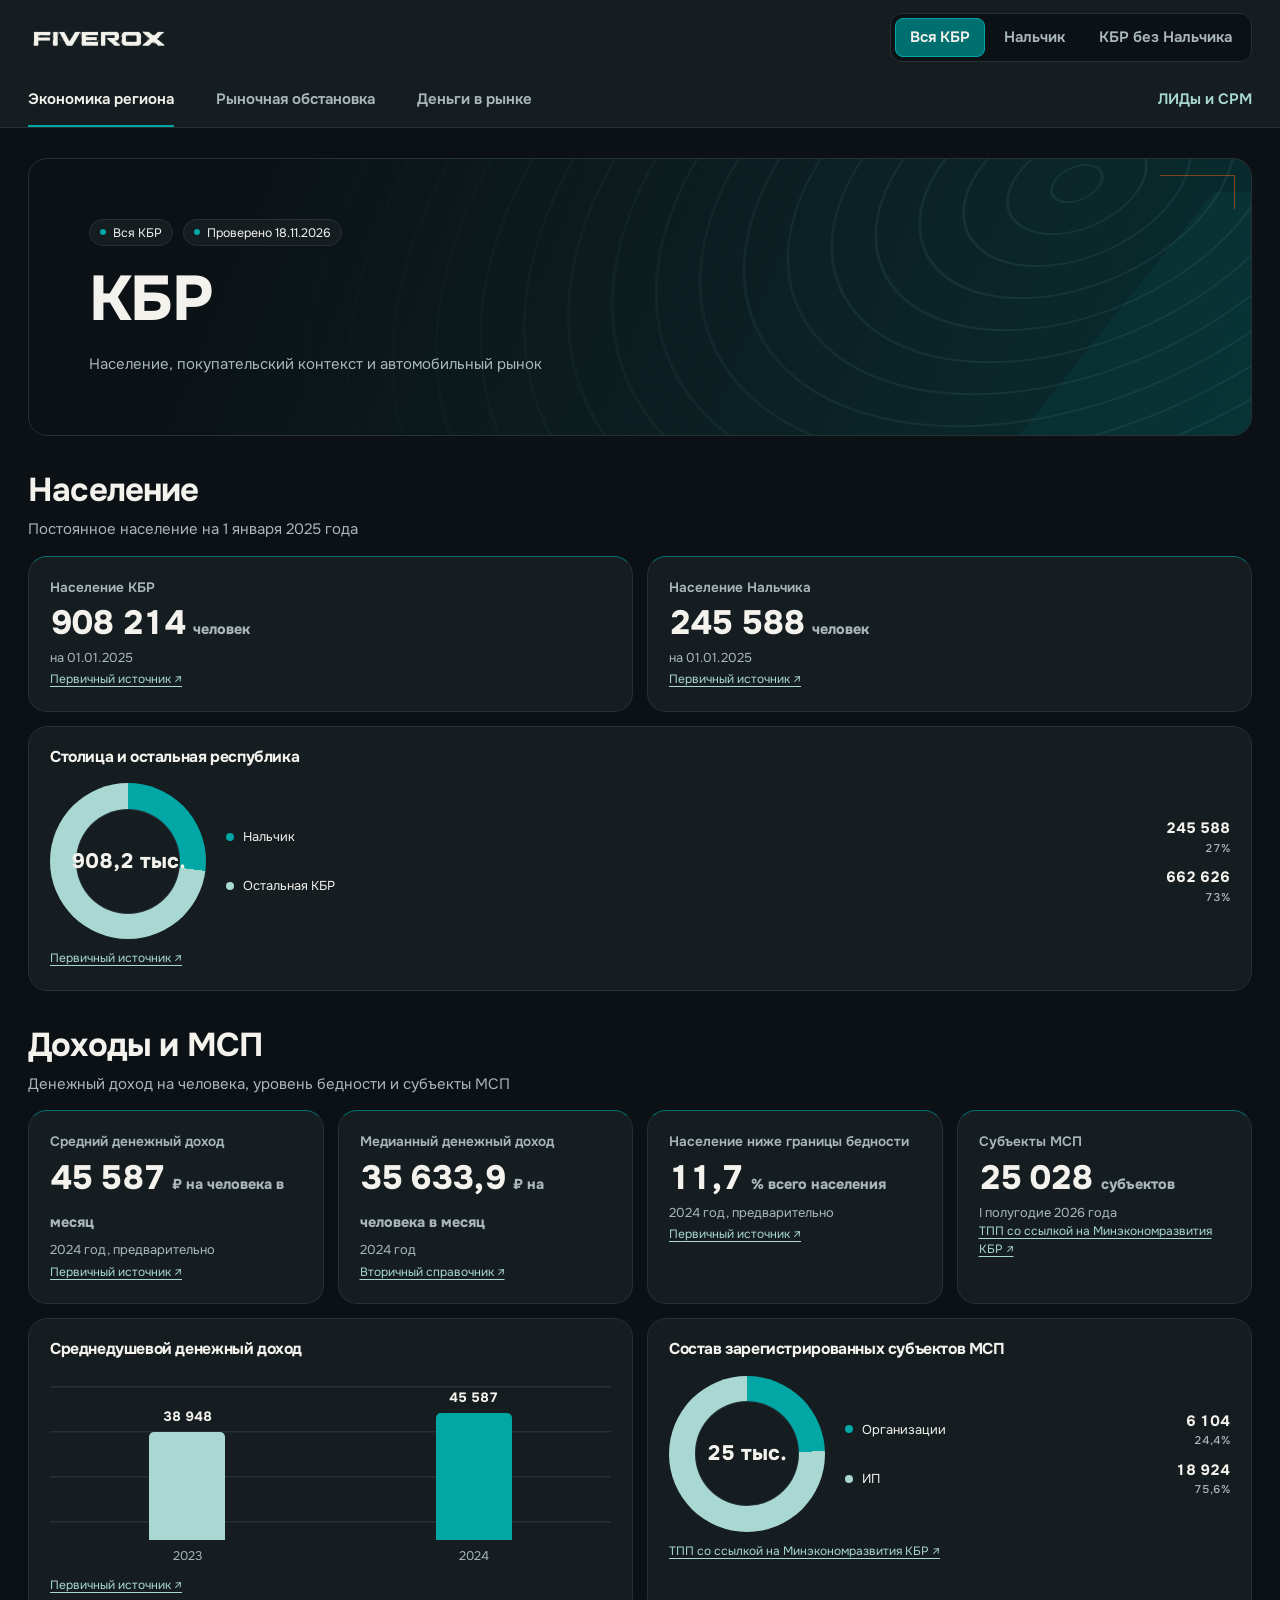
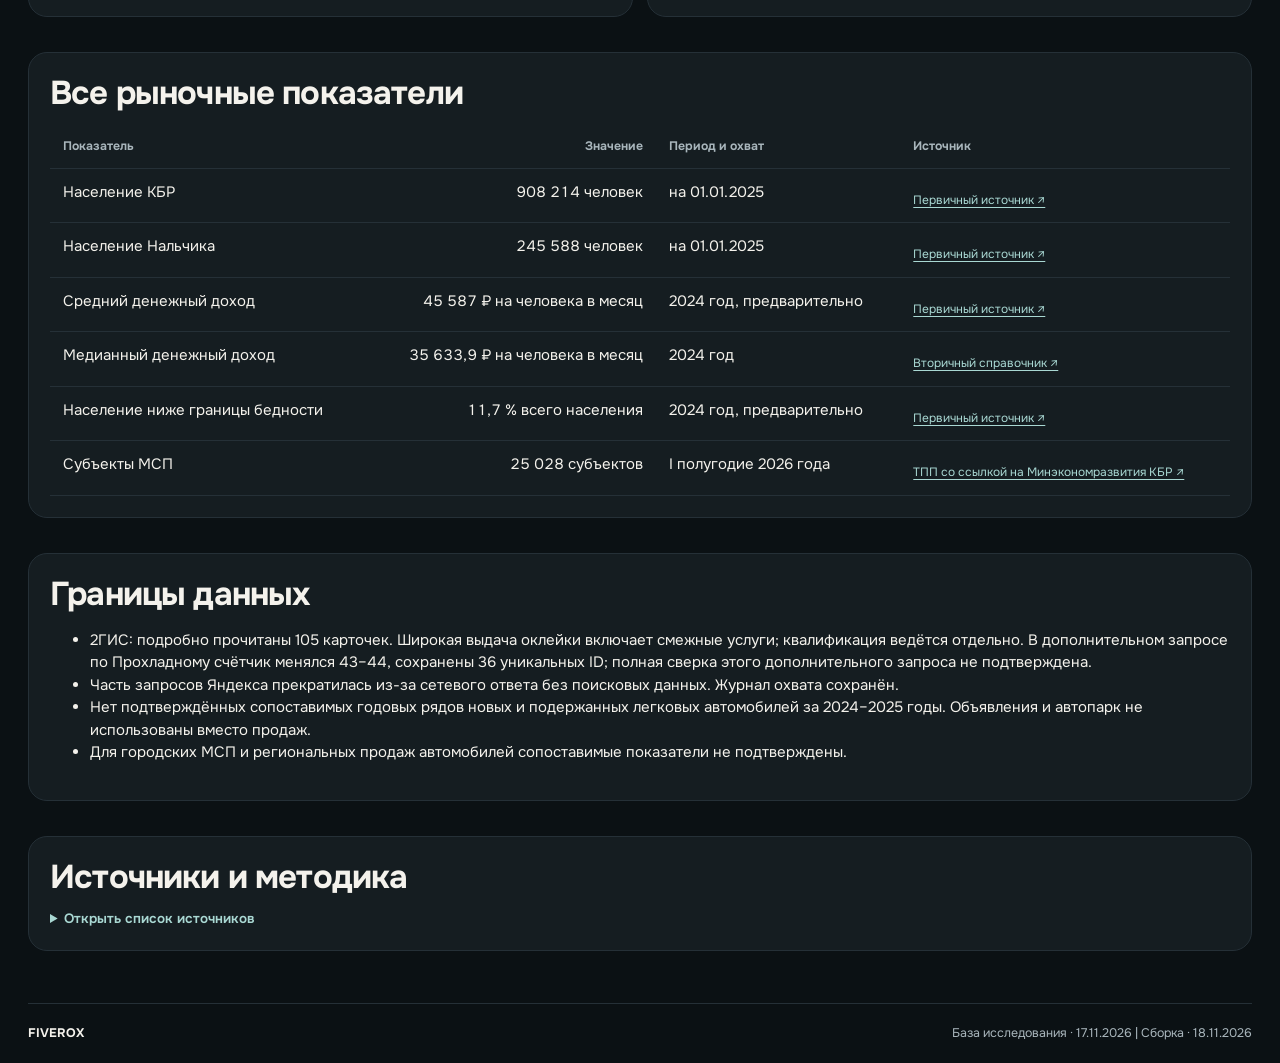
<file: index.html>
<!doctype html>
<html lang="ru">
<head>
  <meta charset="utf-8">
  <meta name="viewport" content="width=device-width,initial-scale=1">
  <meta name="theme-color" content="#0B1114">
  <meta name="build" content="kbr-20261118-regional-apex">
  <meta name="description" content="FIVEROX · экономика региона, рыночная обстановка, калькулятор продаж и СРМ Кабардино-Балкарии и Нальчика.">
  <meta name="robots" content="noindex,nofollow">
  <title>FIVEROX · Кабардино-Балкария и Нальчик</title>
  <style>:root {
  --brand-obsidian: #0B1114;
  --brand-carbon: #151D21;
  --brand-graphite: #253037;
  --brand-apex-teal: #00A7A5;
  --brand-deep-teal: #006F70;
  --brand-ice-teal: #A9D8D3;
  --brand-cloud-mineral: #F4F2EC;
  --brand-titanium: #A9B6BC;
  --brand-apex-orange: #FF6A00;
  --brand-teal-wash: color-mix(in srgb, var(--brand-deep-teal) 30%, var(--brand-carbon));
  --brand-field-border: color-mix(in srgb, var(--brand-titanium) 52%, var(--brand-graphite));
}
@font-face{font-family:Onest;src:url("[data-uri]") format("woff2");font-weight:100 900;font-display:swap}
:root{
  color-scheme:dark;
  --base:var(--brand-obsidian);--surface:var(--brand-carbon);--edge:var(--brand-graphite);
  --cloud:var(--brand-cloud-mineral);--titanium:var(--brand-titanium);
  --teal:var(--brand-apex-teal);--deep-teal:var(--brand-deep-teal);--teal-light:var(--brand-ice-teal);--orange:var(--brand-apex-orange);
  --radius:19px;--shell:1320px;
  font:15px/1.5 Onest,Arial,sans-serif;
}
*{box-sizing:border-box}
body{margin:0;background:var(--base);color:var(--cloud);min-width:280px}
a{color:var(--teal-light);text-underline-offset:.22em}
button,input,select{font:inherit}
button{cursor:pointer}
a:focus-visible,button:focus-visible,input:focus-visible,summary:focus-visible{outline:2px solid var(--teal-light);outline-offset:4px}
h1,h2,h3,p{margin:0}
h1,h2,h3{line-height:1.18;letter-spacing:-.025em}
h1{font-size:clamp(2.1rem,5vw,4.2rem);font-weight:770}
h2{font-size:clamp(1.5rem,3vw,2.2rem)}
h3{font-size:1.05rem}
.shell{width:min(calc(100% - 56px),var(--shell));margin-inline:auto}
.skip{position:absolute;left:16px;top:12px;padding:10px;background:var(--surface);transform:translateY(-160%);z-index:2}
.skip:focus{transform:none}
.top{background:var(--surface);border-bottom:1px solid var(--edge)}
.top-inner,.territories,.sections{display:flex;align-items:center;gap:14px}
.top-inner{justify-content:space-between;min-height:75px}
.logo{display:inline-flex;flex:none;padding-block:8px}
.logo img{display:block;object-fit:cover;object-position:center bottom;width:146px;height:19px}
.territories{background:var(--base);border:1px solid var(--edge);padding:4px;border-radius:12px;gap:4px}
.territories a,.sections a{text-decoration:none;color:var(--titanium);font-weight:630;white-space:nowrap}
.territories a{padding:7px 14px;border:1px solid transparent;border-radius:8px}
.territories a[aria-current]{border-color:var(--teal);background:var(--deep-teal);color:var(--cloud)}
.sections{gap:clamp(15px,4vw,42px);overflow-x:auto;scrollbar-width:thin;padding-top:1px}
.sections a{padding:12px 0 14px;border-bottom:2px solid transparent}
.sections a:hover,.sections a[aria-current]{color:var(--cloud)}
.sections a[aria-current]{border-color:var(--teal)}
.sections a[data-section=crm]{margin-inline-start:auto;color:var(--teal-light)}
main{padding:30px 0 52px}
.hero{position:relative;isolation:isolate;overflow:hidden;min-height:218px;display:grid;align-content:center;gap:16px;padding:clamp(22px,5vw,60px);border-radius:var(--radius);border:1px solid var(--edge);background:linear-gradient(112deg,var(--base) 12%,color-mix(in srgb,var(--deep-teal) 30%,var(--base)) 100%);margin-bottom:26px}
.hero::before{content:"";position:absolute;z-index:-1;inset:-110% -5% -110% 39%;background:repeating-radial-gradient(ellipse at 67% 46%,transparent 0 17px,var(--teal-light) 18px 19px,transparent 20px 32px);transform:rotate(-24deg) scaleX(1.45);opacity:.08;mask-image:linear-gradient(100deg,transparent,#000 55%)}
.hero::after{content:"";position:absolute;z-index:-1;top:16px;right:16px;width:74px;height:33px;border-top:1px solid var(--orange);border-right:1px solid var(--orange);opacity:.47}
.hero .cut{position:absolute;z-index:-1;inset:auto 0 0 auto;width:19%;height:88%;clip-path:polygon(84% 0,100% 0,100% 100%,0 100%);background:var(--teal);opacity:.06;pointer-events:none}
.hero p{color:var(--titanium);max-width:60ch}
.hero-meta{display:flex;gap:10px;flex-wrap:wrap}
.tag{display:inline-flex;align-items:center;gap:7px;padding:5px 10px;background:var(--surface);border:1px solid var(--edge);border-radius:999px;color:var(--cloud);font-size:.82rem;line-height:1.3}
.tag::before{content:"";width:6px;height:6px;border-radius:50%;background:var(--teal)}
.block{margin-top:35px}
.block-head,.section-heading{margin-bottom:15px;display:flex;justify-content:space-between;gap:15px;align-items:flex-end}
.block-head p,.section-heading p{color:var(--titanium);max-width:74ch;margin-top:8px}
.metric-grid,.chart-grid,.calc-results{display:grid;gap:14px}
.metric-grid{grid-template-columns:repeat(auto-fit,minmax(min(190px,100%),1fr))}
.chart-grid{grid-template-columns:repeat(auto-fit,minmax(min(350px,100%),1fr));margin-top:14px}
.card,.metric,.result{background:var(--surface);border:1px solid var(--edge);border-radius:var(--radius);padding:21px;min-width:0}
.metric{display:flex;flex-direction:column;gap:6px;border-top-color:var(--deep-teal)}
.metric dt{color:var(--titanium);font-size:.91rem;font-weight:620}
.metric dd{margin:0;font-size:clamp(1.55rem,3.5vw,2.25rem);font-weight:760;line-height:1.12;letter-spacing:-.055em;font-variant-numeric:tabular-nums}
.metric dd small{font-size:.96rem;letter-spacing:0;color:var(--titanium)}
.metric p,.fine,.chart-note,.calc-note,.scope-note{color:var(--titanium);font-size:.86rem}
.metric a{font-size:.8rem;margin-top:auto}
.metric-grid dl{margin:0}
.chart-head{display:grid;gap:6px;margin-bottom:17px}
.chart-head p,.chart-note{color:var(--titanium)}
.chart-note{margin-top:15px}
.source-ref{display:inline-block;font-size:.8rem;margin-top:10px}
.donut-grid{display:grid;grid-template-columns:minmax(112px,156px) minmax(0,1fr);gap:20px;align-items:center}
.donut{width:100%;aspect-ratio:1;position:relative;display:grid;place-items:center;margin:auto;border-radius:50%}
.donut::before{content:"";position:absolute;inset:17%;border-radius:50%;background:var(--surface);box-shadow:0 0 0 1px var(--edge)}
.donut-center{position:relative;text-align:center;font-size:clamp(.86rem,2.4vw,1.4rem);font-weight:760;font-variant-numeric:tabular-nums}
.legend,.bars{margin:0;padding:0;list-style:none;display:grid;gap:10px}
.legend li{display:grid;grid-template-columns:9px minmax(0,1fr) auto;gap:8px;align-items:center}
.legend-dot{width:8px;height:8px;border-radius:50%;background:var(--datum)}
.legend span,.bars span{font-size:.86rem}
.legend strong,.bars strong{font-variant-numeric:tabular-nums;text-align:right;white-space:nowrap}
.legend strong small{display:block;font-size:.75rem;color:var(--titanium);font-weight:500}
.bar-row{display:flex;justify-content:space-between;gap:10px}
.track{height:8px;background:var(--edge);border-radius:999px;overflow:hidden;margin-top:5px}
.track span{display:block;height:100%;border-radius:inherit;background:var(--teal)}
.columns{display:grid;grid-auto-flow:column;grid-auto-columns:minmax(0,1fr);gap:12px;height:190px;padding:12px 0 0;background:repeating-linear-gradient(0deg,transparent 0 43px,var(--edge) 44px 45px)}
.column{display:grid;grid-template-rows:minmax(0,1fr) auto;min-width:0;text-align:center}
.column-plot{height:100%;display:flex;flex-direction:column;justify-content:end;align-items:center;gap:5px}
.column-plot span{display:block;background:var(--teal);width:min(64%,76px);border-radius:5px 5px 0 0;min-height:3px}
.column:nth-child(odd) .column-plot span{background:var(--teal-light)}
.column-plot strong{font-size:.9rem;font-variant-numeric:tabular-nums;white-space:nowrap}
.column small{padding-top:7px;background:var(--surface);color:var(--titanium)}
.table-wrap{width:100%;overflow:auto;margin-top:12px}
table{width:100%;border-collapse:collapse;text-align:left}
th,td{padding:12px 13px;border-bottom:1px solid var(--edge);vertical-align:top}
th{font-size:.82rem;color:var(--titanium);font-weight:660}
td.numeric,th.numeric{text-align:right;font-variant-numeric:tabular-nums}
td strong{color:var(--cloud)}
.range-table{min-width:490px}
.source-details{margin-top:12px}
.source-details summary{color:var(--teal-light);font-size:.9rem;font-weight:620;cursor:pointer}
.source-list{display:grid;gap:10px;margin-top:13px;padding-left:22px}
.source-list p{color:var(--titanium)}
.scope-note{margin-top:13px}
.footer{display:flex;justify-content:space-between;gap:12px;flex-wrap:wrap;border-top:1px solid var(--edge);padding-block:20px;color:var(--titanium);font-size:.83rem}
.footer strong{color:var(--cloud)}
.button,.quick-picks button,.scenario-table button{display:inline-flex;justify-content:center;align-items:center;border-radius:9px;border:1px solid var(--brand-field-border);background:var(--brand-teal-wash);color:var(--cloud);padding:9px 13px;font-weight:650;text-decoration:none}
.button.primary{background:var(--orange);border-color:var(--orange);color:var(--base)}
.button.secondary{background:var(--surface)}
.button:hover,.quick-picks button:hover,.scenario-table button:hover{background:var(--edge);border-color:var(--teal-light)}
.button.primary:hover{background:var(--cloud);border-color:var(--orange)}
.button.small{font-size:.82rem;padding:6px 9px}
.callout{padding:14px 16px;background:var(--brand-teal-wash);border-radius:11px;border-left:2px solid var(--teal);margin-top:14px}
.callout p{margin-top:6px}
.note{border-left:2px solid var(--orange);padding-left:11px;color:var(--titanium)}
.crm-tab{padding-bottom:40px}
.crm-heading{padding-block:22px}
.crm-heading h1{font-size:clamp(1.5rem,3vw,2.2rem)}
.crm-frame{display:block;width:100%;height:78vh;min-height:470px;border:1px solid var(--edge);border-radius:var(--radius);background:var(--surface)}
.honeycomb{position:relative;isolation:isolate;overflow:hidden}
.honeycomb::before{content:"";position:absolute;inset:0 0 0 48%;z-index:-1;opacity:.08;mask-image:linear-gradient(90deg,transparent,#000);background-image:linear-gradient(30deg,var(--teal-light) 1px,transparent 1px),linear-gradient(150deg,var(--teal-light) 1px,transparent 1px),linear-gradient(30deg,var(--teal-light) 1px,transparent 1px),linear-gradient(150deg,var(--teal-light) 1px,transparent 1px),linear-gradient(60deg,transparent 71%,var(--teal-light) 72% 74%,transparent 75%),linear-gradient(60deg,transparent 71%,var(--teal-light) 72% 74%,transparent 75%);background-size:35px 60px;background-position:0 0,0 0,17.5px 30px,17.5px 30px,0 0,17.5px 30px}
.basket-card,.calc-layout{display:grid;grid-template-columns:minmax(0,1fr) minmax(0,1fr);gap:18px}
.basket-card{border-color:var(--deep-teal);background:linear-gradient(115deg,var(--brand-teal-wash),var(--surface));margin-bottom:16px}
.basket-card h3{font-size:1.65rem;margin-block:8px}
.basket-caption{color:var(--teal-light);font-weight:660}
.basket-mini{display:grid;gap:8px}
.basket-mini>div,.range-ends,.margin-line,.progress-caption{display:flex;align-items:center;justify-content:space-between;gap:12px}
.basket-mini>div{border-bottom:1px solid var(--edge);padding-bottom:4px}
.basket-mini span,.range-ends{font-size:.85rem;color:var(--titanium)}
.calc-inputs>label{font-weight:620}
.points-control{display:flex;align-items:center;gap:12px;margin:12px 0}
input[type=number]{width:100%;border:1px solid var(--brand-field-border);border-radius:8px;background:var(--base);color:var(--cloud);padding:8px 10px}
.points-control input{max-width:130px;font-size:1.27rem}
input[type=range]{accent-color:var(--teal);width:100%}
.quick-picks,.row-actions{display:flex;flex-wrap:wrap;gap:8px;margin-block:12px}
.margin-line{margin-bottom:8px}
.margin-line input{max-width:94px}
.progress-card{padding:11px 12px;background:var(--base);border-radius:11px;margin-top:10px}
.progress-card .fine,.calc-note{margin-top:8px}
.result .big-number{font-size:clamp(1.25rem,2.8vw,2rem);font-weight:750;margin-block:6px;color:var(--teal-light)}
.result.primary{border-color:var(--deep-teal);background:var(--brand-teal-wash)}
.result small{color:var(--titanium)}
.calc-results{grid-template-columns:repeat(2,minmax(0,1fr))}
.calc-basket,.wide-card{margin-top:16px}
.card-head{display:flex;gap:12px;flex-wrap:wrap;align-items:center;justify-content:space-between}
.basket-table,.scenario-table{min-width:520px}
.basket-settings{margin-bottom:16px}
.basket-settings-grid{display:grid;grid-template-columns:repeat(3,minmax(0,1fr));gap:12px;margin-top:14px}
.basket-product{display:grid;grid-template-columns:repeat(2,minmax(0,1fr));gap:10px;margin:0;padding:6px 12px 12px;min-width:0;border:1px solid var(--edge);border-radius:11px}
.basket-product legend{padding-inline:5px;font-weight:650}
.basket-settings-footer{display:flex;align-items:center;justify-content:space-between;flex-wrap:wrap;gap:10px;margin-top:12px}
.basket-settings-footer input{max-width:160px}
.basket-settings-footer .fine{margin-top:5px}
.field{display:grid;gap:4px;font-size:.86rem;margin-top:5px}
.scenario-table button{padding:2px 7px}
.muted{color:var(--titanium)}
#toast{display:none;position:fixed;z-index:2;bottom:18px;right:18px;max-width:calc(100% - 36px);padding:10px 14px;background:var(--surface);border:1px solid var(--edge);border-radius:9px}
#toast.show{display:block}
.embedded .top,.embedded .footer{display:none}
.embedded main{padding-block:16px}
@media(max-width:780px){
  .shell{width:calc(100% - 32px)}
  .calc-layout,.basket-card{grid-template-columns:1fr}
  .section-heading,.block-head{align-items:flex-start;flex-direction:column}
  .basket-product{grid-template-columns:1fr}
}
@media(max-width:490px){
  .shell{width:calc(100% - 24px)}
  .top-inner{flex-wrap:wrap;gap:2px;min-height:0;padding-block:10px}
  .territories{flex:1 1 100%}
  .territories a{text-align:center;flex:1;padding-inline:5px}
  .sections{gap:13px}
  .sections a{font-size:.78rem;white-space:normal;line-height:1.24}
  .sections a[data-section=crm]{margin:0}
  main{padding-top:14px}
  .hero{min-height:0}
  .card,.metric,.result{padding:14px}
  .metric-grid{grid-template-columns:repeat(2,minmax(0,1fr));gap:8px}
  .metric dd{font-size:1.4rem;overflow-wrap:anywhere}
  .metric dd small{font-size:.78rem}
  .donut-grid{grid-template-columns:minmax(74px,100px) minmax(0,1fr);gap:12px}
  .columns{gap:6px}
  .column-plot strong{font-size:.74rem}
  .basket-settings-grid{grid-template-columns:1fr}
  .basket-product{grid-template-columns:repeat(2,minmax(0,1fr))}
}
.kbr-catalog-layout { display:grid; grid-template-columns:minmax(208px, .7fr) minmax(0, 2.3fr); gap:16px; margin:20px 0; align-items:start; }
.kbr-catalog-nav { display:grid; gap:12px; }
.kbr-catalog-nav .button { justify-self:start; }
.kbr-search { display:grid; grid-template-columns:2fr 1fr 1fr; gap:12px; }
.kbr-search label { display:grid; gap:7px; font-size:.9rem; }
.kbr-search input,.kbr-search select { min-width:0; border:1px solid var(--brand-graphite); border-radius:7px; background:var(--brand-obsidian); color:var(--brand-cloud-mineral); padding:10px; font:inherit; }
.kbr-catalog-list { display:grid; grid-template-columns:repeat(2,minmax(0,1fr)); gap:12px; }
.kbr-lead { overflow-wrap:anywhere; }
.kbr-lead h3 { margin:7px 0; }
.kbr-lead small { color:var(--brand-titanium); }
.kbr-lead p { margin:7px 0; }
.kbr-lead-links,.kbr-pager { display:flex; flex-wrap:wrap; gap:12px; }
.kbr-pager button:disabled { opacity:.45; cursor:default; }
.embedded .kbr-catalog-nav { display:grid; }
@media(max-width:780px) { .kbr-catalog-layout { grid-template-columns:1fr; } .kbr-catalog-list { grid-template-columns:1fr; } }
@media(max-width:560px) { .kbr-search { grid-template-columns:1fr; } }
</style>
</head>
<body>
  <a class="skip" href="#main">К содержимому</a>
  <header class="top">
    <div class="shell top-inner">
      <a class="logo" href="#market" aria-label="FIVEROX · Экономика региона">
        <img src="[data-uri]" width="146" height="19" alt="FIVEROX">
      </a>
      <nav class="territories" aria-label="Территория">
        <a href="?area=region#market" data-area="region">Вся КБР</a>
        <a href="?area=nalchik#market" data-area="nalchik">Нальчик</a><a href="?area=other#market" data-area="other">КБР без Нальчика</a>
      </nav>
    </div>
    <nav class="shell sections" aria-label="Разделы">
      <a href="#market" data-section="market">Экономика региона</a>
      <a href="#overview" data-section="overview">Рыночная обстановка</a>
      <a href="#model" data-section="model">Деньги в рынке</a>
      <a href="#crm" data-section="crm">ЛИДы и СРМ</a>
    </nav>
  </header>
  <main class="shell" id="main" tabindex="-1"></main>
  <section class="shell crm-tab" id="crmTab" aria-labelledby="crmTitle" tabindex="-1" hidden>
    <div class="crm-heading"><h1 id="crmTitle">ЛИДы и СРМ</h1></div>
    <p id="crmLoading" role="status" hidden>Открываю кабинет…</p>
  </section>
  <footer class="shell footer">
    <strong>FIVEROX</strong>
    <span id="footerDate"></span>
  </footer>
  <p id="toast" role="status" aria-live="polite"></p>
  <script id="public-data" type="application/json">{"revision":"kbr-20261118-regional-apex","dataDate":"2026-11-17","researchDate":"2026-11-18","views":{"region":{"label":"Вся КБР","territory":"КБР","stats":{"total":144,"confirmed":65,"candidates":79,"wrapOnly":9,"tintOnly":45,"both":11,"phones":118,"withAmounts":2,"sources":[["2ГИС",73],["Яндекс",40],["Яндекс + 2ГИС",31]],"cities":[["Нальчик",112],["Баксан",9],["Прохладный",7],["Чегем",5],["Шалушка",3],["Нарткала",2],["Прималкинское",2],["Атажукино",1],["Дыгулыбгей",1],["Кенже",1],["Чегемский район",1]],"pricePositions":4,"prices":[{"label":"Полиуретановая оклейка","count":1,"low":1000.0,"high":1000.0,"fromCount":0},{"label":"Тонировка","count":3,"low":1500,"high":4400,"fromCount":3}]},"market":[{"title":"Население","description":"Постоянное население на 1 января 2025 года","metrics":[{"label":"Население КБР","value":908214,"period":"на 01.01.2025","unit":"человек","source":"0"},{"label":"Население Нальчика","value":245588,"period":"на 01.01.2025","unit":"человек","source":"1"}],"charts":[{"title":"Столица и остальная республика","type":"donut","items":[["Нальчик",245588],["Остальная КБР",662626]],"source":"0","note":""}]},{"title":"Доходы и МСП","description":"Денежный доход на человека, уровень бедности и субъекты МСП","metrics":[{"label":"Средний денежный доход","value":45587,"period":"2024 год, предварительно","unit":"₽ на человека в месяц","source":"2"},{"label":"Медианный денежный доход","value":35633.9,"period":"2024 год","unit":"₽ на человека в месяц","source":"3"},{"label":"Население ниже границы бедности","value":11.7,"period":"2024 год, предварительно","unit":"% всего населения","source":"4"},{"label":"Субъекты МСП","value":25028,"period":"I полугодие 2026 года","unit":"субъектов","source":"5"}],"charts":[{"title":"Среднедушевой денежный доход","type":"columns","items":[["2023",38948],["2024",45587]],"source":"2","note":""},{"title":"Состав зарегистрированных субъектов МСП","type":"donut","items":[["Организации",6104],["ИП",18924]],"source":"5","note":""}]}],"csv":"КБР.csv","ids":["kbr-y-209394833615","kbr-y-152486002721","kbr-y-144656584194","kbr-y-73761013693","kbr-y-206751104093","kbr-y-16774353307","kbr-y-210801187514","kbr-y-1251761324","kbr-y-127129996418","kbr-g-70000001116307122","kbr-g-70000001095230694","kbr-g-70000001103939288","kbr-y-158340307232","kbr-g-70000001062616798","kbr-y-42766836300","kbr-g-70000001116307132","kbr-g-70000001089712901","kbr-g-70000001095979547","kbr-g-70000001116576441","kbr-g-70000001117020879","kbr-y-189486834642","kbr-g-70000001116259156","kbr-g-70000001116817483","kbr-g-70000001113084152","kbr-g-70000001104234441","kbr-g-70000001099822098","kbr-y-143920582971","kbr-y-65199604394","kbr-y-171963674971","kbr-y-82769576306","kbr-g-70000001061788963","kbr-g-70000001099750540","kbr-g-70000001114538493","kbr-g-70000001112994324","kbr-y-160367883080","kbr-y-74171289128","kbr-g-70000001114771545","kbr-g-70000001040924683","kbr-y-67490985575","kbr-y-237765752028","kbr-g-70000001024575459","kbr-y-203736757275","kbr-g-70000001102675934","kbr-y-190026785511","kbr-g-70000001115512107","kbr-y-200143395911","kbr-y-48844434647","kbr-y-20006592429","kbr-y-53774190118","kbr-y-27962518114","kbr-y-77439972850","kbr-y-43891246890","kbr-y-1399564591","kbr-g-70000001093747518","kbr-y-114856721448","kbr-g-70000001078228467","kbr-g-70000001099365981","kbr-g-70000001110940415","kbr-y-126734147953","kbr-g-70000001095749702","kbr-y-51084453201","kbr-g-70000001034103825","kbr-y-221970329804","kbr-y-77235664884","kbr-y-57687024123","kbr-y-227525594266","kbr-y-3983650890","kbr-g-70000001104453070","kbr-g-70000001101922803","kbr-y-123679312961","kbr-y-187804536072","kbr-g-70000001103505015","kbr-g-70000001089649087","kbr-y-4927122663","kbr-g-70000001054925077","kbr-g-70000001109934099","kbr-y-113097307749","kbr-g-70000001116817473","kbr-g-70000001062585200","kbr-g-70000001033882255","kbr-y-80616238489","kbr-y-161151061151","kbr-g-70000001117660215","kbr-y-75657145408","kbr-g-70000001114908764","kbr-g-70000001117753668","kbr-g-70000001024592797","kbr-g-70000001112725499","kbr-g-70000001117753659","kbr-g-70000001105701628","kbr-g-70000001024548148","kbr-y-53340913427","kbr-y-93604508332","kbr-g-70000001110350790","kbr-g-70000001092490691","kbr-g-70000001092490604","kbr-g-70000001090557155","kbr-y-22723865748","kbr-y-186684548254","kbr-g-70000001077810766","kbr-g-70000001089639499","kbr-g-70000001103468105","kbr-y-25604093149","kbr-y-97570150329","kbr-y-116298260364","kbr-g-70000001109987878","kbr-g-70000001115315732","kbr-g-70000001104234393","kbr-g-70000001116072722","kbr-y-95320760488","kbr-g-70000001055878523","kbr-y-24125787126","kbr-g-70000001091407045","kbr-y-185268646304","kbr-y-49845306576","kbr-g-70000001117657443","kbr-y-10481239265","kbr-g-70000001116768390","kbr-g-70000001115548632","kbr-g-70000001094159571","kbr-y-71392146604","kbr-g-70000001091408999","kbr-y-38379300585","kbr-g-70000001113313795","kbr-g-70000001104927777","kbr-y-119141757431","kbr-y-111902311077","kbr-g-70000001112352806","kbr-y-158483908943","kbr-g-70000001111341813","kbr-y-36172658008","kbr-y-5317792670","kbr-y-72787579025","kbr-y-182175404789","kbr-g-70000001076126794","kbr-g-70000001098473099","kbr-g-70000001110578914","kbr-y-89319932962","kbr-y-61949007320","kbr-g-70000001098470921","kbr-g-70000001093781274","kbr-y-109034350870","kbr-y-226945566305","kbr-y-89417900627"]},"nalchik":{"label":"Нальчик","territory":"Нальчик","stats":{"total":112,"confirmed":55,"candidates":57,"wrapOnly":8,"tintOnly":37,"both":10,"phones":95,"withAmounts":2,"sources":[["2ГИС",58],["Яндекс",29],["Яндекс + 2ГИС",25]],"cities":[["Нальчик",112]],"pricePositions":4,"prices":[{"label":"Полиуретановая оклейка","count":1,"low":1000.0,"high":1000.0,"fromCount":0},{"label":"Тонировка","count":3,"low":1500,"high":4400,"fromCount":3}]},"market":[{"title":"Население города и оплата труда в городском округе","description":"Население приведено для города. Зарплата охватывает весь городской округ.","metrics":[{"label":"Население Нальчика","value":245588,"period":"на 01.01.2025","unit":"человек","source":"1"},{"label":"Средняя зарплата крупных и средних организаций","value":60807,"period":"2025 год · городской округ Нальчик","unit":"₽ в месяц","source":"nalchik-wages"}],"charts":[{"title":"Население городского округа","type":"donut","items":[["Город",245588],["Сельская часть",25755]],"source":"1","note":""},{"title":"Средняя начисленная зарплата","type":"columns","items":[["2023",46055.1],["2024",54194.3],["2025",60807]],"source":"nalchik-wages","note":"Работники крупных и средних предприятий и некоммерческих организаций городского округа."}]}],"csv":"Нальчик.csv","ids":["kbr-y-209394833615","kbr-y-152486002721","kbr-y-144656584194","kbr-y-73761013693","kbr-y-206751104093","kbr-y-16774353307","kbr-y-210801187514","kbr-y-1251761324","kbr-y-127129996418","kbr-g-70000001116307122","kbr-g-70000001095230694","kbr-g-70000001103939288","kbr-y-158340307232","kbr-g-70000001062616798","kbr-y-42766836300","kbr-g-70000001116307132","kbr-g-70000001089712901","kbr-g-70000001095979547","kbr-g-70000001116576441","kbr-g-70000001117020879","kbr-y-189486834642","kbr-g-70000001116259156","kbr-g-70000001116817483","kbr-g-70000001113084152","kbr-g-70000001104234441","kbr-g-70000001099822098","kbr-y-143920582971","kbr-y-65199604394","kbr-y-171963674971","kbr-y-82769576306","kbr-g-70000001061788963","kbr-g-70000001099750540","kbr-g-70000001114538493","kbr-g-70000001112994324","kbr-y-160367883080","kbr-y-74171289128","kbr-g-70000001114771545","kbr-g-70000001040924683","kbr-y-67490985575","kbr-y-237765752028","kbr-g-70000001024575459","kbr-y-203736757275","kbr-g-70000001102675934","kbr-y-190026785511","kbr-g-70000001115512107","kbr-y-200143395911","kbr-y-48844434647","kbr-y-20006592429","kbr-y-53774190118","kbr-y-27962518114","kbr-y-77439972850","kbr-y-43891246890","kbr-y-1399564591","kbr-g-70000001093747518","kbr-y-114856721448","kbr-g-70000001078228467","kbr-g-70000001099365981","kbr-g-70000001110940415","kbr-y-126734147953","kbr-g-70000001095749702","kbr-y-51084453201","kbr-g-70000001034103825","kbr-y-221970329804","kbr-y-77235664884","kbr-y-57687024123","kbr-y-227525594266","kbr-y-3983650890","kbr-g-70000001104453070","kbr-g-70000001101922803","kbr-y-123679312961","kbr-y-187804536072","kbr-g-70000001103505015","kbr-g-70000001089649087","kbr-y-4927122663","kbr-g-70000001054925077","kbr-g-70000001109934099","kbr-y-113097307749","kbr-g-70000001116817473","kbr-g-70000001062585200","kbr-g-70000001033882255","kbr-y-80616238489","kbr-y-161151061151","kbr-g-70000001117660215","kbr-y-75657145408","kbr-g-70000001114908764","kbr-g-70000001117753668","kbr-g-70000001024592797","kbr-g-70000001112725499","kbr-g-70000001117753659","kbr-g-70000001105701628","kbr-g-70000001024548148","kbr-y-53340913427","kbr-y-93604508332","kbr-g-70000001110350790","kbr-g-70000001092490691","kbr-g-70000001092490604","kbr-g-70000001090557155","kbr-y-22723865748","kbr-y-186684548254","kbr-g-70000001077810766","kbr-g-70000001089639499","kbr-g-70000001103468105","kbr-y-25604093149","kbr-y-97570150329","kbr-y-116298260364","kbr-g-70000001109987878","kbr-g-70000001115315732","kbr-g-70000001104234393","kbr-g-70000001116072722","kbr-y-95320760488","kbr-g-70000001055878523","kbr-y-24125787126"]},"other":{"label":"КБР без Нальчика","territory":"КБР без Нальчика","stats":{"total":32,"confirmed":10,"candidates":22,"wrapOnly":1,"tintOnly":8,"both":1,"phones":23,"withAmounts":0,"sources":[["2ГИС",15],["Яндекс",11],["Яндекс + 2ГИС",6]],"cities":[["Баксан",9],["Прохладный",7],["Чегем",5],["Шалушка",3],["Нарткала",2],["Прималкинское",2],["Атажукино",1],["Дыгулыбгей",1],["Кенже",1],["Чегемский район",1]],"pricePositions":0,"prices":[]},"market":[{"title":"Население","description":"Численность КБР за вычетом города Нальчика","metrics":[{"label":"Население КБР без Нальчика","value":662626,"period":"на 01.01.2025","unit":"человек","source":"0"}],"charts":[{"title":"Столица и остальная республика","type":"donut","items":[["Нальчик",245588],["Остальная КБР",662626]],"source":"0","note":""}]}],"csv":"КБР_без_Нальчика.csv","ids":["kbr-g-70000001091407045","kbr-y-185268646304","kbr-y-49845306576","kbr-g-70000001117657443","kbr-y-10481239265","kbr-g-70000001116768390","kbr-g-70000001115548632","kbr-g-70000001094159571","kbr-y-71392146604","kbr-g-70000001091408999","kbr-y-38379300585","kbr-g-70000001113313795","kbr-g-70000001104927777","kbr-y-119141757431","kbr-y-111902311077","kbr-g-70000001112352806","kbr-y-158483908943","kbr-g-70000001111341813","kbr-y-36172658008","kbr-y-5317792670","kbr-y-72787579025","kbr-y-182175404789","kbr-g-70000001076126794","kbr-g-70000001098473099","kbr-g-70000001110578914","kbr-y-89319932962","kbr-y-61949007320","kbr-g-70000001098470921","kbr-g-70000001093781274","kbr-y-109034350870","kbr-y-226945566305","kbr-y-89417900627"]}},"sources":{"0":{"name":"Первичный источник","url":"https://26.rosstat.gov.ru/storage/mediabank/%D0%9E%D1%86%D0%B5%D0%BD%D0%BA%D0%B0%20%D1%87%D0%B8%D1%81%D0%BB%D0%B5%D0%BD%D0%BD%D0%BE%D1%81%D1%82%D0%B8%20%D0%BF%D0%BE%D1%81%D1%82%D0%BE%D1%8F%D0%BD%D0%BD%D0%BE%D0%B3%D0%BE%20%D0%BD%D0%B0%D1%81%D0%B5%D0%BB%D0%B5%D0%BD%D0%B8%D1%8F%20%D0%9A%D0%91%D0%A0%20%D0%BD%D0%B0%2001.01.2025%D0%B3.%20%D0%B8%20%D0%B2%20%D1%81%D1%80%D0%B5%D0%B4%D0%BD%D0%B5%D0%BC%20%D0%B7%D0%B0%202024%D0%B3..pdf","note":"Оценка постоянного населения. Включает Нальчик."},"1":{"name":"Первичный источник","url":"https://26.rosstat.gov.ru/storage/mediabank/%D0%9E%D1%86%D0%B5%D0%BD%D0%BA%D0%B0%20%D1%87%D0%B8%D1%81%D0%BB%D0%B5%D0%BD%D0%BD%D0%BE%D1%81%D1%82%D0%B8%20%D0%BF%D0%BE%D1%81%D1%82%D0%BE%D1%8F%D0%BD%D0%BD%D0%BE%D0%B3%D0%BE%20%D0%BD%D0%B0%D1%81%D0%B5%D0%BB%D0%B5%D0%BD%D0%B8%D1%8F%20%D0%9A%D0%91%D0%A0%20%D0%BD%D0%B0%2001.01.2025%D0%B3.%20%D0%B8%20%D0%B2%20%D1%81%D1%80%D0%B5%D0%B4%D0%BD%D0%B5%D0%BC%20%D0%B7%D0%B0%202024%D0%B3..pdf","note":"Город. Весь городской округ — 271 343, включая 25 755 сельских жителей; эти величины не подменяют город."},"2":{"name":"Первичный источник","url":"https://26.rosstat.gov.ru/storage/mediabank/%D0%94%D0%98%D0%9D%D0%90%D0%9C%D0%98%D0%9A%D0%90%20%D0%A0%D0%90%D0%97%D0%92%D0%98%D0%A2%D0%98%D0%AF%20%D0%9A%D0%90%D0%91%D0%90%D0%A0%D0%94%D0%98%D0%9D%D0%9E-%D0%91%D0%90%D0%9B%D0%9A%D0%90%D0%A0%D0%A1%D0%9A%D0%9E%D0%99%20%D0%A0%D0%95%D0%A1%D0%9F%D0%A3%D0%91%D0%9B%D0%98%D0%9A%D0%98%2C%202025.pdf","note":"Среднедушевой доход, не зарплата. В сборнике «Динамика развития КБР. 2025» — 45 587 ₽; ранняя оперативная оценка — 45 443 ₽."},"3":{"name":"Вторичный справочник","url":"https://ru.forecasteconomy.com/russia/region/kabardino-balkarskaya-respublika/mediannyy-srednedushevoy-denezhnyy-dohod-naseleniya","note":"Справочное значение с атрибуцией Росстату. Первичный федеральный сборник не удалось прочитать. Среднее и медиана различаются."},"4":{"name":"Первичный источник","url":"https://26.rosstat.gov.ru/storage/mediabank/%D0%94%D0%98%D0%9D%D0%90%D0%9C%D0%98%D0%9A%D0%90%20%D0%A0%D0%90%D0%97%D0%92%D0%98%D0%A2%D0%98%D0%AF%20%D0%9A%D0%90%D0%91%D0%90%D0%A0%D0%94%D0%98%D0%9D%D0%9E-%D0%91%D0%90%D0%9B%D0%9A%D0%90%D0%A0%D0%A1%D0%9A%D0%9E%D0%99%20%D0%A0%D0%95%D0%A1%D0%9F%D0%A3%D0%91%D0%9B%D0%98%D0%9A%D0%98%2C%202025.pdf","note":"Показатель материального благополучия. В 2023 году — 14,2%. Не измеряет долю покупателей автоуслуг."},"5":{"name":"ТПП со ссылкой на Минэкономразвития КБР","url":"https://kbr.tpprf.ru/ru/news/610980/","note":"6 104 юридических лица и 18 924 ИП. Самозанятые не прибавлены: категории могут пересекаться."},"nalchik-wages":{"name":"Северо-Кавказстат · показатели городского округа Нальчик","url":"https://26.rosstat.gov.ru/storage/mediabank/%D0%93%D0%BE%D1%80%D0%BE%D0%B4%D1%81%D0%BA%D0%BE%D0%B9%20%D0%BE%D0%BA%D1%80%D1%83%D0%B3%20%D0%9D%D0%B0%D0%BB%D1%8C%D1%87%D0%B8%D0%BA%287%29.pdf","note":"Средняя начисленная зарплата работников крупных и средних предприятий и некоммерческих организаций городского округа, включая сельские населённые пункты."}},"contacts":{"kbr-y-209394833615":{"id":"kbr-y-209394833615","name":"Garage3","city":"Нальчик","address":"Кабардино-Балкарская Республика, Нальчик, улица Мальбахова, 18","phone":"+7 (938) 693-75-45; +7 (928) 691-62-47","profile":"Обе услуги","source":"Яндекс + 2ГИС","url":"https://yandex.ru/maps/org/209394833615/","twoGisUrl":"https://2gis.ru/nalchik/firm/70000001110512971","wrap":true,"tint":true,"prices":[]},"kbr-y-152486002721":{"id":"kbr-y-152486002721","name":"Master auto","city":"Нальчик","address":"Кабардино-Балкарская Республика, Нальчик, Калининградская улица, 42","phone":"+7 (928) 707-77-71; +7 (988) 922-22-11","profile":"Обе услуги","source":"Яндекс + 2ГИС","url":"https://yandex.ru/maps/org/152486002721/","twoGisUrl":"https://2gis.ru/nalchik/firm/70000001024578492","wrap":true,"tint":true,"prices":[]},"kbr-y-144656584194":{"id":"kbr-y-144656584194","name":"Urban","city":"Нальчик","address":"Кабардино-Балкарская Республика, Нальчик, улица Пачева, 16","phone":"+7 (963) 391-93-39","profile":"Обе услуги","source":"Яндекс + 2ГИС","url":"https://yandex.ru/maps/org/144656584194/","twoGisUrl":"https://2gis.ru/nalchik/firm/70000001112869759","wrap":true,"tint":true,"prices":[]},"kbr-y-73761013693":{"id":"kbr-y-73761013693","name":"Z. M. Detail studio","city":"Нальчик","address":"Кабардино-Балкарская Республика, Нальчик, район Телемеханика","phone":"+7 (967) 417-76-66","profile":"Обе услуги","source":"Яндекс + 2ГИС","url":"https://yandex.ru/maps/org/73761013693/","twoGisUrl":"https://2gis.ru/nalchik/firm/70000001116817532","wrap":true,"tint":true,"prices":[]},"kbr-y-206751104093":{"id":"kbr-y-206751104093","name":"Автосервис","city":"Нальчик","address":"Кабардино-Балкарская Республика, Нальчик, улица 2-й Таманской Дивизии, 134","phone":"+7 (928) 708-88-70","profile":"Обе услуги","source":"Яндекс","url":"https://yandex.ru/maps/org/206751104093/","twoGisUrl":"","wrap":true,"tint":true,"prices":[]},"kbr-y-16774353307":{"id":"kbr-y-16774353307","name":"Автостудия 999","city":"Нальчик","address":"Кабардино-Балкарская Республика, Нальчик, улица Мальбахова, 3А","phone":"+7 (928) 075-69-99","profile":"Обе услуги","source":"Яндекс + 2ГИС","url":"https://yandex.ru/maps/org/16774353307/","twoGisUrl":"https://2gis.ru/nalchik/firm/70000001034149475","wrap":true,"tint":true,"prices":[]},"kbr-y-210801187514":{"id":"kbr-y-210801187514","name":"Детейлинг студия","city":"Нальчик","address":"Кабардино-Балкарская Республика, Нальчик, улица Комарова, 167/6","phone":"+7 (988) 724-70-23","profile":"Обе услуги","source":"Яндекс","url":"https://yandex.ru/maps/org/210801187514/","twoGisUrl":"","wrap":true,"tint":true,"prices":[]},"kbr-y-1251761324":{"id":"kbr-y-1251761324","name":"Тонировка","city":"Нальчик","address":"Кабардино-Балкарская Республика, Нальчик, Кабардинская улица, 157","phone":"+7 (903) 496-06-06; +7 (928) 910-36-66","profile":"Обе услуги","source":"Яндекс","url":"https://yandex.ru/maps/org/1251761324/","twoGisUrl":"","wrap":true,"tint":true,"prices":[]},"kbr-y-127129996418":{"id":"kbr-y-127129996418","name":"Тонировка-авто, детейлинг-центр","city":"Нальчик","address":"Кабардино-Балкарская Республика, Нальчик, улица Мечиева, 209","phone":"+7 (928) 706-00-10","profile":"Обе услуги","source":"Яндекс + 2ГИС","url":"https://yandex.ru/maps/org/127129996418/","twoGisUrl":"https://2gis.ru/nalchik/firm/70000001054921533","wrap":true,"tint":true,"prices":[]},"kbr-g-70000001116307122":{"id":"kbr-g-70000001116307122","name":"Центр оклейки","city":"Нальчик","address":"Кабардино-Балкарская Республика, Нальчик","phone":"+7 (963) 169-99-38; +7 (963) 168-17-69","profile":"Обе услуги","source":"2ГИС","url":"https://2gis.ru/nalchik/firm/70000001116307122","twoGisUrl":"https://2gis.ru/nalchik/firm/70000001116307122","wrap":true,"tint":true,"prices":[]},"kbr-g-70000001095230694":{"id":"kbr-g-70000001095230694","name":"500","city":"Нальчик","address":"Кабардино-Балкарская Республика, Нальчик","phone":"+7 (909) 489-90-00; +7 (903) 496-60-99; +7 (967) 938-11-66","profile":"Тонировка","source":"2ГИС","url":"https://2gis.ru/nalchik/firm/70000001095230694","twoGisUrl":"https://2gis.ru/nalchik/firm/70000001095230694","wrap":false,"tint":true,"prices":[]},"kbr-g-70000001103939288":{"id":"kbr-g-70000001103939288","name":"Abn_studio","city":"Нальчик","address":"Кабардино-Балкарская Республика, Нальчик, улица Шарданова, 6","phone":"+7 (988) 932-97-83; +7 (967) 421-32-32","profile":"Тонировка","source":"2ГИС","url":"https://2gis.ru/nalchik/firm/70000001103939288","twoGisUrl":"https://2gis.ru/nalchik/firm/70000001103939288","wrap":false,"tint":true,"prices":[]},"kbr-y-158340307232":{"id":"kbr-y-158340307232","name":"Albi","city":"Нальчик","address":"Кабардино-Балкарская Республика, Нальчик, переулок Монтажников, 1","phone":"+7 (963) 169-99-38","profile":"Оклейка","source":"Яндекс + 2ГИС","url":"https://yandex.ru/maps/org/158340307232/","twoGisUrl":"https://2gis.ru/nalchik/firm/70000001060241419","wrap":true,"tint":false,"prices":[{"service":"Бронирование авто полиуретановой плёнкой любой сложности","scope":"Объём не указан","value":1000.0,"type":"Опубликованная сумма","url":"https://yandex.ru/maps/org/158340307232/prices/","date":"2026-11-16","status":"Требует уточнения объёма"}]},"kbr-g-70000001062616798":{"id":"kbr-g-70000001062616798","name":"Auto House","city":"Нальчик","address":"Кабардино-Балкарская Республика, Нальчик, улица Ахохова, 102Б","phone":"+7 (999) 727-51-51; +7 (967) 415-51-51","profile":"Тонировка","source":"2ГИС","url":"https://2gis.ru/nalchik/firm/70000001062616798","twoGisUrl":"https://2gis.ru/nalchik/firm/70000001062616798","wrap":false,"tint":true,"prices":[]},"kbr-y-42766836300":{"id":"kbr-y-42766836300","name":"AutoKush","city":"Нальчик","address":"Кабардино-Балкарская Республика, Нальчик, Надречная улица, 40","phone":"+7 (994) 444-01-66","profile":"Оклейка","source":"Яндекс","url":"https://yandex.ru/maps/org/42766836300/","twoGisUrl":"","wrap":true,"tint":false,"prices":[]},"kbr-g-70000001116307132":{"id":"kbr-g-70000001116307132","name":"BR performance","city":"Нальчик","address":"Кабардино-Балкарская Республика, Нальчик, Эльбрусская улица, 27/1","phone":"+7 (938) 082-32-26","profile":"Тонировка","source":"2ГИС","url":"https://2gis.ru/nalchik/firm/70000001116307132","twoGisUrl":"https://2gis.ru/nalchik/firm/70000001116307132","wrap":false,"tint":true,"prices":[]},"kbr-g-70000001089712901":{"id":"kbr-g-70000001089712901","name":"Car style","city":"Нальчик","address":"Кабардино-Балкарская Республика, Нальчик, Ингушская улица, 8а","phone":"+7 (928) 076-32-10; +7 (988) 929-98-87","profile":"Тонировка","source":"2ГИС","url":"https://2gis.ru/nalchik/firm/70000001089712901","twoGisUrl":"https://2gis.ru/nalchik/firm/70000001089712901","wrap":false,"tint":true,"prices":[]},"kbr-g-70000001095979547":{"id":"kbr-g-70000001095979547","name":"Carera","city":"Нальчик","address":"Кабардино-Балкарская Республика, Нальчик","phone":"+7 (988) 938-39-99","profile":"Тонировка","source":"2ГИС","url":"https://2gis.ru/nalchik/firm/70000001095979547","twoGisUrl":"https://2gis.ru/nalchik/firm/70000001095979547","wrap":false,"tint":true,"prices":[]},"kbr-g-70000001116576441":{"id":"kbr-g-70000001116576441","name":"Cars Evolution","city":"Нальчик","address":"Кабардино-Балкарская Республика, Нальчик, Калининградская улица, 14","phone":"+7 (906) 485-89-66","profile":"Тонировка","source":"2ГИС","url":"https://2gis.ru/nalchik/firm/70000001116576441","twoGisUrl":"https://2gis.ru/nalchik/firm/70000001116576441","wrap":false,"tint":true,"prices":[]},"kbr-g-70000001117020879":{"id":"kbr-g-70000001117020879","name":"Complex Auto","city":"Нальчик","address":"Кабардино-Балкарская Республика, Нальчик, улица Калмыкова, 246а","phone":"+7 (928) 709-89-39","profile":"Тонировка","source":"2ГИС","url":"https://2gis.ru/nalchik/firm/70000001117020879","twoGisUrl":"https://2gis.ru/nalchik/firm/70000001117020879","wrap":false,"tint":true,"prices":[]},"kbr-y-189486834642":{"id":"kbr-y-189486834642","name":"Crystal car 07","city":"Нальчик","address":"Кабардино-Балкарская Республика, Нальчик, улица Кирова, 42","phone":"+7 (918) 727-07-23; +7 (963) 407-75-01","profile":"Тонировка","source":"Яндекс + 2ГИС","url":"https://yandex.ru/maps/org/189486834642/","twoGisUrl":"https://2gis.ru/nalchik/firm/70000001098603501","wrap":false,"tint":true,"prices":[]},"kbr-g-70000001116259156":{"id":"kbr-g-70000001116259156","name":"Detaling lord","city":"Нальчик","address":"Кабардино-Балкарская Республика, Нальчик, улица Шарданова, 62","phone":"+7 (905) 435-20-10; +7 (903) 493-97-43","profile":"Тонировка","source":"2ГИС","url":"https://2gis.ru/nalchik/firm/70000001116259156","twoGisUrl":"https://2gis.ru/nalchik/firm/70000001116259156","wrap":false,"tint":true,"prices":[]},"kbr-g-70000001116817483":{"id":"kbr-g-70000001116817483","name":"Haut","city":"Нальчик","address":"Кабардино-Балкарская Республика, Нальчик","phone":"+7 (960) 422-40-05","profile":"Тонировка","source":"2ГИС","url":"https://2gis.ru/nalchik/firm/70000001116817483","twoGisUrl":"https://2gis.ru/nalchik/firm/70000001116817483","wrap":false,"tint":true,"prices":[]},"kbr-g-70000001113084152":{"id":"kbr-g-70000001113084152","name":"Kingsman","city":"Нальчик","address":"Кабардино-Балкарская Республика, Нальчик","phone":"+7 (938) 666-88-00; +7 (963) 005-07-05","profile":"Тонировка","source":"2ГИС","url":"https://2gis.ru/nalchik/firm/70000001113084152","twoGisUrl":"https://2gis.ru/nalchik/firm/70000001113084152","wrap":false,"tint":true,"prices":[]},"kbr-g-70000001104234441":{"id":"kbr-g-70000001104234441","name":"Kit","city":"Нальчик","address":"Кабардино-Балкарская Республика, Нальчик","phone":"+7 (918) 721-12-93","profile":"Оклейка","source":"2ГИС","url":"https://2gis.ru/nalchik/firm/70000001104234441","twoGisUrl":"https://2gis.ru/nalchik/firm/70000001104234441","wrap":true,"tint":false,"prices":[]},"kbr-g-70000001099822098":{"id":"kbr-g-70000001099822098","name":"Pro","city":"Нальчик","address":"Кабардино-Балкарская Республика, Нальчик","phone":"+7 (932) 312-10-07; +7 (965) 100-07-77","profile":"Тонировка","source":"2ГИС","url":"https://2gis.ru/nalchik/firm/70000001099822098","twoGisUrl":"https://2gis.ru/nalchik/firm/70000001099822098","wrap":false,"tint":true,"prices":[]},"kbr-y-143920582971":{"id":"kbr-y-143920582971","name":"Pro detailing тонировка","city":"Нальчик","address":"Кабардино-Балкарская Республика, Нальчик, район Центр","phone":"","profile":"Тонировка","source":"Яндекс","url":"https://yandex.ru/maps/org/143920582971/","twoGisUrl":"","wrap":false,"tint":true,"prices":[]},"kbr-y-65199604394":{"id":"kbr-y-65199604394","name":"ST-Art АвтоАптека","city":"Нальчик","address":"Кабардино-Балкарская Республика, Нальчик, Кабардинская улица, 87","phone":"+7 (928) 910-44-10; +7 (928) 708-84-71","profile":"Оклейка","source":"Яндекс + 2ГИС","url":"https://yandex.ru/maps/org/65199604394/","twoGisUrl":"https://2gis.ru/nalchik/firm/70000001088807624","wrap":true,"tint":false,"prices":[]},"kbr-y-171963674971":{"id":"kbr-y-171963674971","name":"Stark","city":"Нальчик","address":"Кабардино-Балкарская Республика, Нальчик, Кабардинская улица, 217","phone":"","profile":"Тонировка","source":"Яндекс","url":"https://yandex.ru/maps/org/171963674971/","twoGisUrl":"","wrap":false,"tint":true,"prices":[]},"kbr-y-82769576306":{"id":"kbr-y-82769576306","name":"Авто Стекла","city":"Нальчик","address":"Кабардино-Балкарская Республика, Нальчик, район Молодёжный, микрорайон Новый Искож","phone":"+7 (928) 703-29-12; +7 (938) 078-48-57","profile":"Оклейка","source":"Яндекс + 2ГИС","url":"https://yandex.ru/maps/org/82769576306/","twoGisUrl":"https://2gis.ru/nalchik/firm/70000001089756982","wrap":true,"tint":false,"prices":[]},"kbr-g-70000001061788963":{"id":"kbr-g-70000001061788963","name":"Автодоктор","city":"Нальчик","address":"Кабардино-Балкарская Республика, Нальчик, Кабардинская улица, 217 ст1","phone":"+7 (928) 080-07-44","profile":"Тонировка","source":"2ГИС","url":"https://2gis.ru/nalchik/firm/70000001061788963","twoGisUrl":"https://2gis.ru/nalchik/firm/70000001061788963","wrap":false,"tint":true,"prices":[]},"kbr-g-70000001099750540":{"id":"kbr-g-70000001099750540","name":"Автомастерская по тонировке и замене автостëкол","city":"Нальчик","address":"Кабардино-Балкарская Республика, Нальчик","phone":"+7 (928) 913-99-29; +7 (938) 692-69-44","profile":"Тонировка","source":"2ГИС","url":"https://2gis.ru/nalchik/firm/70000001099750540","twoGisUrl":"https://2gis.ru/nalchik/firm/70000001099750540","wrap":false,"tint":true,"prices":[]},"kbr-g-70000001114538493":{"id":"kbr-g-70000001114538493","name":"Автомастерская тонированию автостëкол","city":"Нальчик","address":"Кабардино-Балкарская Республика, Нальчик, улица Чернышевского, 179","phone":"+7 (928) 081-14-05","profile":"Тонировка","source":"2ГИС","url":"https://2gis.ru/nalchik/firm/70000001114538493","twoGisUrl":"https://2gis.ru/nalchik/firm/70000001114538493","wrap":false,"tint":true,"prices":[]},"kbr-g-70000001112994324":{"id":"kbr-g-70000001112994324","name":"Автомастерская тонировки","city":"Нальчик","address":"Кабардино-Балкарская Республика, Нальчик, улица Ахохова, 167а","phone":"+7 (928) 706-00-10","profile":"Тонировка","source":"2ГИС","url":"https://2gis.ru/nalchik/firm/70000001112994324","twoGisUrl":"https://2gis.ru/nalchik/firm/70000001112994324","wrap":false,"tint":true,"prices":[]},"kbr-y-160367883080":{"id":"kbr-y-160367883080","name":"Битстоп","city":"Нальчик","address":"Кабардино-Балкарская Республика, Нальчик, улица Идарова, 161А","phone":"8 (800) 600-91-67","profile":"Тонировка","source":"Яндекс","url":"https://yandex.ru/maps/org/160367883080/","twoGisUrl":"","wrap":false,"tint":true,"prices":[{"service":"Тонировка автостёкол","scope":"Задняя полусфера","value":4400,"type":"От","url":"https://nalchik.bitstop.ru/tonirovka/zadnij-polukrug/","date":"2026-11-16","status":"Справочно: услуга недоступна"},{"service":"Тонировка автостёкол","scope":"Одно боковое стекло","value":1500,"type":"От","url":"https://nalchik.bitstop.ru/tonirovka/bokovye-styekla/","date":"2026-11-16","status":"Справочно: услуга недоступна"},{"service":"Тонировка автостёкол","scope":"Заднее стекло","value":2500,"type":"От","url":"https://nalchik.bitstop.ru/tonirovka/","date":"2026-11-16","status":"Справочно: услуга недоступна"}]},"kbr-y-74171289128":{"id":"kbr-y-74171289128","name":"Бронь авто","city":"Нальчик","address":"Кабардино-Балкарская Республика, Нальчик, улица Биттирова, 156","phone":"+7 (928) 694-50-01","profile":"Тонировка","source":"Яндекс + 2ГИС","url":"https://yandex.ru/maps/org/74171289128/","twoGisUrl":"https://2gis.ru/nalchik/firm/70000001116073465","wrap":false,"tint":true,"prices":[]},"kbr-g-70000001114771545":{"id":"kbr-g-70000001114771545","name":"Детейлинг-центр","city":"Нальчик","address":"Кабардино-Балкарская Республика, Нальчик","phone":"+7 (938) 781-69-28","profile":"Тонировка","source":"2ГИС","url":"https://2gis.ru/nalchik/firm/70000001114771545","twoGisUrl":"https://2gis.ru/nalchik/firm/70000001114771545","wrap":false,"tint":true,"prices":[]},"kbr-g-70000001040924683":{"id":"kbr-g-70000001040924683","name":"Диагностика 07","city":"Нальчик","address":"Кабардино-Балкарская Республика, Нальчик","phone":"+7 (938) 915-70-07; +7 (928) 720-03-50; +7 (903) 496-07-70","profile":"Тонировка","source":"2ГИС","url":"https://2gis.ru/nalchik/firm/70000001040924683","twoGisUrl":"https://2gis.ru/nalchik/firm/70000001040924683","wrap":false,"tint":true,"prices":[]},"kbr-y-67490985575":{"id":"kbr-y-67490985575","name":"Кант Брам","city":"Нальчик","address":"Кабардино-Балкарская Республика, Нальчик, улица Ахохова, 167А","phone":"+7 (938) 077-11-22; +7 (930) 677-11-22; +7 (938) 081-66-77","profile":"Оклейка","source":"Яндекс + 2ГИС","url":"https://yandex.ru/maps/org/67490985575/","twoGisUrl":"https://2gis.ru/nalchik/firm/70000001033799435","wrap":true,"tint":false,"prices":[]},"kbr-y-237765752028":{"id":"kbr-y-237765752028","name":"Колорика","city":"Нальчик","address":"Кабардино-Балкарская Республика, Нальчик, 7-й Промышленный проезд, 1","phone":"+7 (928) 711-19-04; +7 (928) 081-06-06; +7 (928) 075-73-75","profile":"Оклейка","source":"Яндекс + 2ГИС","url":"https://yandex.ru/maps/org/237765752028/","twoGisUrl":"https://2gis.ru/nalchik/firm/70000001092491261","wrap":true,"tint":false,"prices":[]},"kbr-g-70000001024575459":{"id":"kbr-g-70000001024575459","name":"Мастерская по замене автостëкол","city":"Нальчик","address":"Кабардино-Балкарская Республика, Нальчик, Кабардинская улица, 217 ст1","phone":"+7 (960) 422-73-53","profile":"Тонировка","source":"2ГИС","url":"https://2gis.ru/nalchik/firm/70000001024575459","twoGisUrl":"https://2gis.ru/nalchik/firm/70000001024575459","wrap":false,"tint":true,"prices":[]},"kbr-y-203736757275":{"id":"kbr-y-203736757275","name":"Профессиональное тонирование","city":"Нальчик","address":"Кабардино-Балкарская Республика, Нальчик, улица Абидова, 2/2","phone":"","profile":"Тонировка","source":"Яндекс","url":"https://yandex.ru/maps/org/203736757275/","twoGisUrl":"","wrap":false,"tint":true,"prices":[]},"kbr-g-70000001102675934":{"id":"kbr-g-70000001102675934","name":"Сервис тонировки автомобилей","city":"Нальчик","address":"Кабардино-Балкарская Республика, Нальчик","phone":"+7 (928) 706-56-26","profile":"Тонировка","source":"2ГИС","url":"https://2gis.ru/nalchik/firm/70000001102675934","twoGisUrl":"https://2gis.ru/nalchik/firm/70000001102675934","wrap":false,"tint":true,"prices":[]},"kbr-y-190026785511":{"id":"kbr-y-190026785511","name":"Студия 8","city":"Нальчик","address":"Кабардино-Балкарская Республика, Нальчик, курортный посёлок Вольный Аул, улица Мазлоева, 123","phone":"+7 (928) 708-88-70; +7 (928) 081-82-88","profile":"Оклейка","source":"Яндекс + 2ГИС","url":"https://yandex.ru/maps/org/190026785511/","twoGisUrl":"https://2gis.ru/nalchik/firm/70000001115555055","wrap":true,"tint":false,"prices":[]},"kbr-g-70000001115512107":{"id":"kbr-g-70000001115512107","name":"Студия Детейлинга","city":"Нальчик","address":"Кабардино-Балкарская Республика, Нальчик, улица Идарова, 126а/1","phone":"+7 (903) 495-06-06","profile":"Тонировка","source":"2ГИС","url":"https://2gis.ru/nalchik/firm/70000001115512107","twoGisUrl":"https://2gis.ru/nalchik/firm/70000001115512107","wrap":false,"tint":true,"prices":[]},"kbr-y-200143395911":{"id":"kbr-y-200143395911","name":"Студия тонировки и бронирования автомобилей","city":"Нальчик","address":"Кабардино-Балкарская Республика, Нальчик, улица Комарова, 173","phone":"+7 (928) 710-29-50","profile":"Тонировка","source":"Яндекс + 2ГИС","url":"https://yandex.ru/maps/org/200143395911/","twoGisUrl":"https://2gis.ru/nalchik/firm/70000001118364371","wrap":false,"tint":true,"prices":[]},"kbr-y-48844434647":{"id":"kbr-y-48844434647","name":"Тонирование стёкол","city":"Нальчик","address":"Кабардино-Балкарская Республика, Нальчик, район Молодёжный, микрорайон Новый Искож","phone":"","profile":"Тонировка","source":"Яндекс","url":"https://yandex.ru/maps/org/48844434647/","twoGisUrl":"","wrap":false,"tint":true,"prices":[]},"kbr-y-20006592429":{"id":"kbr-y-20006592429","name":"Тонирование стёкол","city":"Нальчик","address":"Кабардино-Балкарская Республика, Нальчик, улица Идарова, 85","phone":"","profile":"Тонировка","source":"Яндекс","url":"https://yandex.ru/maps/org/20006592429/","twoGisUrl":"","wrap":false,"tint":true,"prices":[]},"kbr-y-53774190118":{"id":"kbr-y-53774190118","name":"Тонировка","city":"Нальчик","address":"Кабардино-Балкарская Республика, Нальчик, улица Ахохова, 102","phone":"","profile":"Тонировка","source":"Яндекс","url":"https://yandex.ru/maps/org/53774190118/","twoGisUrl":"","wrap":false,"tint":true,"prices":[]},"kbr-y-27962518114":{"id":"kbr-y-27962518114","name":"Тонировка","city":"Нальчик","address":"Кабардино-Балкарская Республика, Нальчик","phone":"","profile":"Тонировка","source":"Яндекс","url":"https://yandex.ru/maps/org/27962518114/","twoGisUrl":"","wrap":false,"tint":true,"prices":[]},"kbr-y-77439972850":{"id":"kbr-y-77439972850","name":"Тонировка 500","city":"Нальчик","address":"Кабардино-Балкарская Республика, Нальчик, Кабардинская улица, 217","phone":"","profile":"Тонировка","source":"Яндекс","url":"https://yandex.ru/maps/org/77439972850/","twoGisUrl":"","wrap":false,"tint":true,"prices":[]},"kbr-y-43891246890":{"id":"kbr-y-43891246890","name":"Тонировка 666","city":"Нальчик","address":"Кабардино-Балкарская Республика, Нальчик, улица Идарова, 142","phone":"+7 (928) 705-97-27","profile":"Тонировка","source":"Яндекс + 2ГИС","url":"https://yandex.ru/maps/org/43891246890/","twoGisUrl":"https://2gis.ru/nalchik/firm/70000001104056037","wrap":false,"tint":true,"prices":[]},"kbr-y-1399564591":{"id":"kbr-y-1399564591","name":"Тонировка КБР","city":"Нальчик","address":"Кабардино-Балкарская Республика, Нальчик, улица Абидова, 2","phone":"+7 (928) 915-55-50","profile":"Тонировка","source":"Яндекс","url":"https://yandex.ru/maps/org/1399564591/","twoGisUrl":"","wrap":false,"tint":true,"prices":[]},"kbr-g-70000001093747518":{"id":"kbr-g-70000001093747518","name":"Тонировка Нальчик 500","city":"Нальчик","address":"Кабардино-Балкарская Республика, Нальчик, улица Комарова, 173","phone":"+7 (909) 489-90-00","profile":"Тонировка","source":"2ГИС","url":"https://2gis.ru/nalchik/firm/70000001093747518","twoGisUrl":"https://2gis.ru/nalchik/firm/70000001093747518","wrap":false,"tint":true,"prices":[]},"kbr-y-114856721448":{"id":"kbr-y-114856721448","name":"Тонировка центр","city":"Нальчик","address":"Кабардино-Балкарская Республика, Нальчик, улица Тарчокова, 95","phone":"+7 (928) 077-66-69; +7 (964) 030-78-72","profile":"Тонировка","source":"Яндекс + 2ГИС","url":"https://yandex.ru/maps/org/114856721448/","twoGisUrl":"https://2gis.ru/nalchik/firm/70000001118795614","wrap":false,"tint":true,"prices":[]},"kbr-g-70000001078228467":{"id":"kbr-g-70000001078228467","name":"Ask","city":"Нальчик","address":"Кабардино-Балкарская Республика, Нальчик, улица Кирова, 317","phone":"+7 (967) 416-46-66","profile":"Требует проверки","source":"2ГИС","url":"https://2gis.ru/nalchik/firm/70000001078228467","twoGisUrl":"https://2gis.ru/nalchik/firm/70000001078228467","wrap":false,"tint":false,"prices":[]},"kbr-g-70000001099365981":{"id":"kbr-g-70000001099365981","name":"Auto Kush","city":"Нальчик","address":"Кабардино-Балкарская Республика, Нальчик, улица Козлова, 2а","phone":"+7 (988) 724-33-92; +7 (988) 926-60-26","profile":"Требует проверки","source":"2ГИС","url":"https://2gis.ru/nalchik/firm/70000001099365981","twoGisUrl":"https://2gis.ru/nalchik/firm/70000001099365981","wrap":false,"tint":false,"prices":[]},"kbr-g-70000001110940415":{"id":"kbr-g-70000001110940415","name":"Autoshine","city":"Нальчик","address":"Кабардино-Балкарская Республика, Нальчик","phone":"+7 (938) 915-55-22","profile":"Требует проверки","source":"2ГИС","url":"https://2gis.ru/nalchik/firm/70000001110940415","twoGisUrl":"https://2gis.ru/nalchik/firm/70000001110940415","wrap":false,"tint":false,"prices":[]},"kbr-y-126734147953":{"id":"kbr-y-126734147953","name":"Autospa_07","city":"Нальчик","address":"Кабардино-Балкарская Республика, Нальчик, улица Комарова, 13","phone":"+7 (996) 966-26-06; +7 (909) 586-60-00","profile":"Требует проверки","source":"Яндекс + 2ГИС","url":"https://yandex.ru/maps/org/126734147953/","twoGisUrl":"https://2gis.ru/nalchik/firm/70000001101731024","wrap":false,"tint":false,"prices":[]},"kbr-g-70000001095749702":{"id":"kbr-g-70000001095749702","name":"Boost","city":"Нальчик","address":"Кабардино-Балкарская Республика, Нальчик","phone":"+7 (988) 932-77-69; +7 (988) 938-47-93","profile":"Требует проверки","source":"2ГИС","url":"https://2gis.ru/nalchik/firm/70000001095749702","twoGisUrl":"https://2gis.ru/nalchik/firm/70000001095749702","wrap":false,"tint":false,"prices":[]},"kbr-y-51084453201":{"id":"kbr-y-51084453201","name":"Brilliant effect","city":"Нальчик","address":"Кабардино-Балкарская Республика, Нальчик, улица Матросова, 42","phone":"","profile":"Требует проверки","source":"Яндекс","url":"https://yandex.ru/maps/org/51084453201/","twoGisUrl":"","wrap":false,"tint":false,"prices":[]},"kbr-g-70000001034103825":{"id":"kbr-g-70000001034103825","name":"Crystal","city":"Нальчик","address":"Кабардино-Балкарская Республика, Нальчик","phone":"","profile":"Требует проверки","source":"2ГИС","url":"https://2gis.ru/nalchik/firm/70000001034103825","twoGisUrl":"https://2gis.ru/nalchik/firm/70000001034103825","wrap":false,"tint":false,"prices":[]},"kbr-y-221970329804":{"id":"kbr-y-221970329804","name":"Detailing","city":"Нальчик","address":"Кабардино-Балкарская Республика, Нальчик, улица Лермонтова, 36","phone":"+7 (963) 660-00-08","profile":"Требует проверки","source":"Яндекс","url":"https://yandex.ru/maps/org/221970329804/","twoGisUrl":"","wrap":false,"tint":false,"prices":[]},"kbr-y-77235664884":{"id":"kbr-y-77235664884","name":"Detaling Center","city":"Нальчик","address":"Кабардино-Балкарская Республика, Нальчик, садово-дачное товарищество Химик, 124","phone":"","profile":"Требует проверки","source":"Яндекс","url":"https://yandex.ru/maps/org/77235664884/","twoGisUrl":"","wrap":false,"tint":false,"prices":[]},"kbr-y-57687024123":{"id":"kbr-y-57687024123","name":"Drakkar","city":"Нальчик","address":"Кабардино-Балкарская Республика, Нальчик, Кабардинская улица, 149А","phone":"+7 (938) 081-96-96","profile":"Требует проверки","source":"Яндекс + 2ГИС","url":"https://yandex.ru/maps/org/57687024123/","twoGisUrl":"https://2gis.ru/nalchik/firm/70000001110945385","wrap":false,"tint":false,"prices":[]},"kbr-y-227525594266":{"id":"kbr-y-227525594266","name":"Fox","city":"Нальчик","address":"Кабардино-Балкарская Республика, Нальчик, улица Кирова, 294б","phone":"+7 (928) 261-11-10","profile":"Требует проверки","source":"Яндекс + 2ГИС","url":"https://yandex.ru/maps/org/227525594266/","twoGisUrl":"https://2gis.ru/nalchik/firm/70000001104956305","wrap":false,"tint":false,"prices":[]},"kbr-y-3983650890":{"id":"kbr-y-3983650890","name":"K2","city":"Нальчик","address":"Кабардино-Балкарская Республика, Нальчик, улица Головко, 198А","phone":"","profile":"Требует проверки","source":"Яндекс","url":"https://yandex.ru/maps/org/3983650890/","twoGisUrl":"","wrap":false,"tint":false,"prices":[]},"kbr-g-70000001104453070":{"id":"kbr-g-70000001104453070","name":"Kant","city":"Нальчик","address":"Кабардино-Балкарская Республика, Нальчик, улица Ахохова, 167а","phone":"","profile":"Требует проверки","source":"2ГИС","url":"https://2gis.ru/nalchik/firm/70000001104453070","twoGisUrl":"https://2gis.ru/nalchik/firm/70000001104453070","wrap":false,"tint":false,"prices":[]},"kbr-g-70000001101922803":{"id":"kbr-g-70000001101922803","name":"Kurdanov","city":"Нальчик","address":"Кабардино-Балкарская Республика, Нальчик, улица Ахохова, 188а","phone":"+7 (988) 921-55-53","profile":"Требует проверки","source":"2ГИС","url":"https://2gis.ru/nalchik/firm/70000001101922803","twoGisUrl":"https://2gis.ru/nalchik/firm/70000001101922803","wrap":false,"tint":false,"prices":[]},"kbr-y-123679312961":{"id":"kbr-y-123679312961","name":"Limmadetailing","city":"Нальчик","address":"Кабардино-Балкарская Республика, Нальчик, улица Кирова, 294","phone":"+7 (938) 082-40-36; +7 (980) 039-55-55","profile":"Требует проверки","source":"Яндекс + 2ГИС","url":"https://yandex.ru/maps/org/123679312961/","twoGisUrl":"https://2gis.ru/nalchik/firm/70000001116480725","wrap":false,"tint":false,"prices":[]},"kbr-y-187804536072":{"id":"kbr-y-187804536072","name":"Lucky kar","city":"Нальчик","address":"Кабардино-Балкарская Республика, Нальчик, Кабардинская улица, 217","phone":"+7 (969) 722-29-20","profile":"Требует проверки","source":"Яндекс","url":"https://yandex.ru/maps/org/187804536072/","twoGisUrl":"","wrap":false,"tint":false,"prices":[]},"kbr-g-70000001103505015":{"id":"kbr-g-70000001103505015","name":"M studio","city":"Нальчик","address":"Кабардино-Балкарская Республика, Нальчик, Кабардинская улица, 213","phone":"+7 (988) 922-91-08","profile":"Требует проверки","source":"2ГИС","url":"https://2gis.ru/nalchik/firm/70000001103505015","twoGisUrl":"https://2gis.ru/nalchik/firm/70000001103505015","wrap":false,"tint":false,"prices":[]},"kbr-g-70000001089649087":{"id":"kbr-g-70000001089649087","name":"Mak Auto","city":"Нальчик","address":"Кабардино-Балкарская Республика, Нальчик, улица Козлова, 34","phone":"+7 (928) 692-77-20","profile":"Требует проверки","source":"2ГИС","url":"https://2gis.ru/nalchik/firm/70000001089649087","twoGisUrl":"https://2gis.ru/nalchik/firm/70000001089649087","wrap":false,"tint":false,"prices":[]},"kbr-y-4927122663":{"id":"kbr-y-4927122663","name":"Midnight club","city":"Нальчик","address":"Кабардино-Балкарская Республика, Нальчик, улица Тарчокова, 105","phone":"+7 (906) 484-94-92; +7 (964) 041-19-96","profile":"Требует проверки","source":"Яндекс + 2ГИС","url":"https://yandex.ru/maps/org/4927122663/","twoGisUrl":"https://2gis.ru/nalchik/firm/70000001089772388","wrap":false,"tint":false,"prices":[]},"kbr-g-70000001054925077":{"id":"kbr-g-70000001054925077","name":"Monlion","city":"Нальчик","address":"Кабардино-Балкарская Республика, Нальчик, Центральная улица, 10","phone":"+7 (999) 309-95-86","profile":"Требует проверки","source":"2ГИС","url":"https://2gis.ru/nalchik/firm/70000001054925077","twoGisUrl":"https://2gis.ru/nalchik/firm/70000001054925077","wrap":false,"tint":false,"prices":[]},"kbr-g-70000001109934099":{"id":"kbr-g-70000001109934099","name":"Offroad","city":"Нальчик","address":"Кабардино-Балкарская Республика, Нальчик","phone":"+7 (928) 075-80-75","profile":"Требует проверки","source":"2ГИС","url":"https://2gis.ru/nalchik/firm/70000001109934099","twoGisUrl":"https://2gis.ru/nalchik/firm/70000001109934099","wrap":false,"tint":false,"prices":[]},"kbr-y-113097307749":{"id":"kbr-y-113097307749","name":"Proled, студия автосвета","city":"Нальчик","address":"Кабардино-Балкарская Республика, Нальчик, улица Ахохова, 169","phone":"","profile":"Требует проверки","source":"Яндекс","url":"https://yandex.ru/maps/org/113097307749/","twoGisUrl":"","wrap":false,"tint":false,"prices":[]},"kbr-g-70000001116817473":{"id":"kbr-g-70000001116817473","name":"Rivals_nalchik","city":"Нальчик","address":"Кабардино-Балкарская Республика, Нальчик","phone":"+7 (928) 080-88-88; +7 (903) 154-43-05","profile":"Требует проверки","source":"2ГИС","url":"https://2gis.ru/nalchik/firm/70000001116817473","twoGisUrl":"https://2gis.ru/nalchik/firm/70000001116817473","wrap":false,"tint":false,"prices":[]},"kbr-g-70000001062585200":{"id":"kbr-g-70000001062585200","name":"Royal service","city":"Нальчик","address":"Кабардино-Балкарская Республика, Нальчик, улица Толстого, 27","phone":"+7 (903) 496-60-35","profile":"Требует проверки","source":"2ГИС","url":"https://2gis.ru/nalchik/firm/70000001062585200","twoGisUrl":"https://2gis.ru/nalchik/firm/70000001062585200","wrap":false,"tint":false,"prices":[]},"kbr-g-70000001033882255":{"id":"kbr-g-70000001033882255","name":"Shagdi m.s.","city":"Нальчик","address":"Кабардино-Балкарская Республика, Нальчик","phone":"+7 (938) 077-55-54; +7 (928) 708-46-90","profile":"Требует проверки","source":"2ГИС","url":"https://2gis.ru/nalchik/firm/70000001033882255","twoGisUrl":"https://2gis.ru/nalchik/firm/70000001033882255","wrap":false,"tint":false,"prices":[]},"kbr-y-80616238489":{"id":"kbr-y-80616238489","name":"Top Salon","city":"Нальчик","address":"Кабардино-Балкарская Республика, Нальчик, улица Комарова, 129","phone":"+7 (991) 110-94-84","profile":"Требует проверки","source":"Яндекс","url":"https://yandex.ru/maps/org/80616238489/","twoGisUrl":"","wrap":false,"tint":false,"prices":[]},"kbr-y-161151061151":{"id":"kbr-y-161151061151","name":"Vibe Avto","city":"Нальчик","address":"Кабардино-Балкарская Республика, Нальчик, улица Биттирова, 167","phone":"+7 (928) 916-27-97","profile":"Требует проверки","source":"Яндекс + 2ГИС","url":"https://yandex.ru/maps/org/161151061151/","twoGisUrl":"https://2gis.ru/nalchik/firm/70000001092488697","wrap":false,"tint":false,"prices":[]},"kbr-g-70000001117660215":{"id":"kbr-g-70000001117660215","name":"Vip carwash","city":"Нальчик","address":"Кабардино-Балкарская Республика, Нальчик, улица Щорса, 92","phone":"+7 (988) 922-66-88","profile":"Требует проверки","source":"2ГИС","url":"https://2gis.ru/nalchik/firm/70000001117660215","twoGisUrl":"https://2gis.ru/nalchik/firm/70000001117660215","wrap":false,"tint":false,"prices":[]},"kbr-y-75657145408":{"id":"kbr-y-75657145408","name":"АвтоБлеск_07","city":"Нальчик","address":"Кабардино-Балкарская Республика, Нальчик, улица Байсултанова, 24Б","phone":"+7 (928) 710-66-07","profile":"Требует проверки","source":"Яндекс","url":"https://yandex.ru/maps/org/75657145408/","twoGisUrl":"","wrap":false,"tint":false,"prices":[]},"kbr-g-70000001114908764":{"id":"kbr-g-70000001114908764","name":"Автомойка","city":"Нальчик","address":"Кабардино-Балкарская Республика, Нальчик","phone":"+7 (977) 084-00-00","profile":"Требует проверки","source":"2ГИС","url":"https://2gis.ru/nalchik/firm/70000001114908764","twoGisUrl":"https://2gis.ru/nalchik/firm/70000001114908764","wrap":false,"tint":false,"prices":[]},"kbr-g-70000001117753668":{"id":"kbr-g-70000001117753668","name":"Автопрофи","city":"Нальчик","address":"Кабардино-Балкарская Республика, Нальчик, улица Байсултанова, 32","phone":"+7 (996) 330-54-19","profile":"Требует проверки","source":"2ГИС","url":"https://2gis.ru/nalchik/firm/70000001117753668","twoGisUrl":"https://2gis.ru/nalchik/firm/70000001117753668","wrap":false,"tint":false,"prices":[]},"kbr-g-70000001024592797":{"id":"kbr-g-70000001024592797","name":"Автосервис","city":"Нальчик","address":"Кабардино-Балкарская Республика, Нальчик, улица Комарова, 163Б","phone":"+7 (928) 083-77-91","profile":"Требует проверки","source":"2ГИС","url":"https://2gis.ru/nalchik/firm/70000001024592797","twoGisUrl":"https://2gis.ru/nalchik/firm/70000001024592797","wrap":false,"tint":false,"prices":[]},"kbr-g-70000001112725499":{"id":"kbr-g-70000001112725499","name":"Автосервис","city":"Нальчик","address":"Кабардино-Балкарская Республика, Нальчик","phone":"","profile":"Требует проверки","source":"2ГИС","url":"https://2gis.ru/nalchik/firm/70000001112725499","twoGisUrl":"https://2gis.ru/nalchik/firm/70000001112725499","wrap":false,"tint":false,"prices":[]},"kbr-g-70000001117753659":{"id":"kbr-g-70000001117753659","name":"Автосервис","city":"Нальчик","address":"Кабардино-Балкарская Республика, Нальчик, улица Байсултанова, 24Б к1","phone":"+7 (938) 692-11-00","profile":"Требует проверки","source":"2ГИС","url":"https://2gis.ru/nalchik/firm/70000001117753659","twoGisUrl":"https://2gis.ru/nalchik/firm/70000001117753659","wrap":false,"tint":false,"prices":[]},"kbr-g-70000001105701628":{"id":"kbr-g-70000001105701628","name":"Автосервис","city":"Нальчик","address":"Кабардино-Балкарская Республика, Нальчик, Осетинская улица, 1Б","phone":"+7 (928) 694-43-21; +7 (960) 425-07-70; +7 (929) 885-05-88","profile":"Требует проверки","source":"2ГИС","url":"https://2gis.ru/nalchik/firm/70000001105701628","twoGisUrl":"https://2gis.ru/nalchik/firm/70000001105701628","wrap":false,"tint":false,"prices":[]},"kbr-g-70000001024548148":{"id":"kbr-g-70000001024548148","name":"Автосервис","city":"Нальчик","address":"Кабардино-Балкарская Республика, Нальчик, улица Тарчокова, 41Б","phone":"+7 (906) 484-95-79","profile":"Требует проверки","source":"2ГИС","url":"https://2gis.ru/nalchik/firm/70000001024548148","twoGisUrl":"https://2gis.ru/nalchik/firm/70000001024548148","wrap":false,"tint":false,"prices":[]},"kbr-y-53340913427":{"id":"kbr-y-53340913427","name":"Амг","city":"Нальчик","address":"Кабардино-Балкарская Республика, Нальчик, улица Толстого, 180В","phone":"+7 (988) 926-44-66","profile":"Требует проверки","source":"Яндекс + 2ГИС","url":"https://yandex.ru/maps/org/53340913427/","twoGisUrl":"https://2gis.ru/nalchik/firm/70000001062678955","wrap":false,"tint":false,"prices":[]},"kbr-y-93604508332":{"id":"kbr-y-93604508332","name":"Ангар Авто","city":"Нальчик","address":"Кабардино-Балкарская Республика, Нальчик, Кабардинская улица, 152","phone":"+7 (999) 474-18-88","profile":"Требует проверки","source":"Яндекс + 2ГИС","url":"https://yandex.ru/maps/org/93604508332/","twoGisUrl":"https://2gis.ru/nalchik/firm/70000001063102909","wrap":false,"tint":false,"prices":[]},"kbr-g-70000001110350790":{"id":"kbr-g-70000001110350790","name":"Бардак","city":"Нальчик","address":"Кабардино-Балкарская Республика, Нальчик, улица Шукова, 35","phone":"+7 (938) 691-28-88","profile":"Требует проверки","source":"2ГИС","url":"https://2gis.ru/nalchik/firm/70000001110350790","twoGisUrl":"https://2gis.ru/nalchik/firm/70000001110350790","wrap":false,"tint":false,"prices":[]},"kbr-g-70000001092490691":{"id":"kbr-g-70000001092490691","name":"ВестаМаркет","city":"Нальчик","address":"Кабардино-Балкарская Республика, Нальчик, улица Калюжного, 1Б","phone":"+7 (964) 030-12-21; +7 (928) 710-60-05","profile":"Требует проверки","source":"2ГИС","url":"https://2gis.ru/nalchik/firm/70000001092490691","twoGisUrl":"https://2gis.ru/nalchik/firm/70000001092490691","wrap":false,"tint":false,"prices":[]},"kbr-g-70000001092490604":{"id":"kbr-g-70000001092490604","name":"Глобал Кавказ сервис","city":"Нальчик","address":"Кабардино-Балкарская Республика, Нальчик","phone":"+7 (800) 770-02-40; +7 (918) 721-55-51; +7 (988) 920-42-69; +7 (928) 710-40-12","profile":"Требует проверки","source":"2ГИС","url":"https://2gis.ru/nalchik/firm/70000001092490604","twoGisUrl":"https://2gis.ru/nalchik/firm/70000001092490604","wrap":false,"tint":false,"prices":[]},"kbr-g-70000001090557155":{"id":"kbr-g-70000001090557155","name":"Грузовой автосервис","city":"Нальчик","address":"Кабардино-Балкарская Республика, Нальчик","phone":"+7 (968) 600-02-00","profile":"Требует проверки","source":"2ГИС","url":"https://2gis.ru/nalchik/firm/70000001090557155","twoGisUrl":"https://2gis.ru/nalchik/firm/70000001090557155","wrap":false,"tint":false,"prices":[]},"kbr-y-22723865748":{"id":"kbr-y-22723865748","name":"Детейлинг","city":"Нальчик","address":"Кабардино-Балкарская Республика, Нальчик, Кабардинская улица, 217","phone":"+7 (988) 729-16-51","profile":"Требует проверки","source":"Яндекс","url":"https://yandex.ru/maps/org/22723865748/","twoGisUrl":"","wrap":false,"tint":false,"prices":[]},"kbr-y-186684548254":{"id":"kbr-y-186684548254","name":"Детейлинг центр","city":"Нальчик","address":"Кабардино-Балкарская Республика, Нальчик, улица Байсултанова, 37","phone":"","profile":"Требует проверки","source":"Яндекс","url":"https://yandex.ru/maps/org/186684548254/","twoGisUrl":"","wrap":false,"tint":false,"prices":[]},"kbr-g-70000001077810766":{"id":"kbr-g-70000001077810766","name":"Компания по диагностике автомобилей и чип-тюнингу","city":"Нальчик","address":"Кабардино-Балкарская Республика, Нальчик, улица Байсултанова, 24Б","phone":"+7 (962) 651-88-71","profile":"Требует проверки","source":"2ГИС","url":"https://2gis.ru/nalchik/firm/70000001077810766","twoGisUrl":"https://2gis.ru/nalchik/firm/70000001077810766","wrap":false,"tint":false,"prices":[]},"kbr-g-70000001089639499":{"id":"kbr-g-70000001089639499","name":"Компания по полировке автомобилей","city":"Нальчик","address":"Кабардино-Балкарская Республика, Нальчик, улица 9 Мая, 19/1","phone":"+7 (988) 724-52-58","profile":"Требует проверки","source":"2ГИС","url":"https://2gis.ru/nalchik/firm/70000001089639499","twoGisUrl":"https://2gis.ru/nalchik/firm/70000001089639499","wrap":false,"tint":false,"prices":[]},"kbr-g-70000001103468105":{"id":"kbr-g-70000001103468105","name":"Компания по химчистке автомобилей","city":"Нальчик","address":"Кабардино-Балкарская Республика, Нальчик, улица Комарова, 64","phone":"+7 (962) 771-11-22","profile":"Требует проверки","source":"2ГИС","url":"https://2gis.ru/nalchik/firm/70000001103468105","twoGisUrl":"https://2gis.ru/nalchik/firm/70000001103468105","wrap":false,"tint":false,"prices":[]},"kbr-y-25604093149":{"id":"kbr-y-25604093149","name":"Кузовные работы","city":"Нальчик","address":"Кабардино-Балкарская Республика, Нальчик, Кабардинская улица, 152","phone":"","profile":"Требует проверки","source":"Яндекс","url":"https://yandex.ru/maps/org/25604093149/","twoGisUrl":"","wrap":false,"tint":false,"prices":[]},"kbr-y-97570150329":{"id":"kbr-y-97570150329","name":"Нано мойка","city":"Нальчик","address":"Кабардино-Балкарская Республика, Нальчик, улица Кирова, 294Б","phone":"+7 (977) 084-00-00; +7 (988) 938-81-48","profile":"Требует проверки","source":"Яндекс","url":"https://yandex.ru/maps/org/97570150329/","twoGisUrl":"","wrap":false,"tint":false,"prices":[]},"kbr-y-116298260364":{"id":"kbr-y-116298260364","name":"Полировка фар и кузова","city":"Нальчик","address":"Кабардино-Балкарская Республика, Нальчик, улица Байсултанова, 24/2","phone":"+7 (928) 914-89-36","profile":"Требует проверки","source":"Яндекс","url":"https://yandex.ru/maps/org/116298260364/","twoGisUrl":"","wrap":false,"tint":false,"prices":[]},"kbr-g-70000001109987878":{"id":"kbr-g-70000001109987878","name":"Студия детейлинга","city":"Нальчик","address":"Кабардино-Балкарская Республика, Нальчик","phone":"+7 (920) 467-50-00","profile":"Требует проверки","source":"2ГИС","url":"https://2gis.ru/nalchik/firm/70000001109987878","twoGisUrl":"https://2gis.ru/nalchik/firm/70000001109987878","wrap":false,"tint":false,"prices":[]},"kbr-g-70000001115315732":{"id":"kbr-g-70000001115315732","name":"Студия детейлинга","city":"Нальчик","address":"Кабардино-Балкарская Республика, Нальчик, Осетинская улица, 43","phone":"+7 (963) 280-42-44; +7 (918) 721-85-88","profile":"Требует проверки","source":"2ГИС","url":"https://2gis.ru/nalchik/firm/70000001115315732","twoGisUrl":"https://2gis.ru/nalchik/firm/70000001115315732","wrap":false,"tint":false,"prices":[]},"kbr-g-70000001104234393":{"id":"kbr-g-70000001104234393","name":"Студия паровой автохимчистки","city":"Нальчик","address":"Кабардино-Балкарская Республика, Нальчик, улица Чернышевского, 188","phone":"+7 (963) 165-61-23","profile":"Требует проверки","source":"2ГИС","url":"https://2gis.ru/nalchik/firm/70000001104234393","twoGisUrl":"https://2gis.ru/nalchik/firm/70000001104234393","wrap":false,"tint":false,"prices":[]},"kbr-g-70000001116072722":{"id":"kbr-g-70000001116072722","name":"Тишина авто","city":"Нальчик","address":"Кабардино-Балкарская Республика, Нальчик","phone":"+7 (928) 702-22-90; +7 (988) 722-45-12","profile":"Требует проверки","source":"2ГИС","url":"https://2gis.ru/nalchik/firm/70000001116072722","twoGisUrl":"https://2gis.ru/nalchik/firm/70000001116072722","wrap":false,"tint":false,"prices":[]},"kbr-y-95320760488":{"id":"kbr-y-95320760488","name":"У Сурена","city":"Нальчик","address":"Кабардино-Балкарская Республика, Нальчик, улица Идарова, 161А","phone":"+7 (964) 030-50-07","profile":"Требует проверки","source":"Яндекс","url":"https://yandex.ru/maps/org/95320760488/","twoGisUrl":"","wrap":false,"tint":false,"prices":[]},"kbr-g-70000001055878523":{"id":"kbr-g-70000001055878523","name":"Формула Автовыхлоп","city":"Нальчик","address":"Кабардино-Балкарская Республика, Нальчик, улица Идарова, 122","phone":"+7 (964) 039-00-39","profile":"Требует проверки","source":"2ГИС","url":"https://2gis.ru/nalchik/firm/70000001055878523","twoGisUrl":"https://2gis.ru/nalchik/firm/70000001055878523","wrap":false,"tint":false,"prices":[]},"kbr-y-24125787126":{"id":"kbr-y-24125787126","name":"Центр ГрузАвто","city":"Нальчик","address":"Кабардино-Балкарская Республика, Нальчик, Южный проезд, 1","phone":"+7 (928) 711-50-00","profile":"Требует проверки","source":"Яндекс","url":"https://yandex.ru/maps/org/24125787126/","twoGisUrl":"","wrap":false,"tint":false,"prices":[]},"kbr-g-70000001091407045":{"id":"kbr-g-70000001091407045","name":"Альянс М","city":"Атажукино","address":"Кабардино-Балкарская Республика, Атажукино, Апшева улица, 101","phone":"","profile":"Требует проверки","source":"2ГИС","url":"https://2gis.ru/nalchik/firm/70000001091407045","twoGisUrl":"https://2gis.ru/nalchik/firm/70000001091407045","wrap":false,"tint":false,"prices":[]},"kbr-y-185268646304":{"id":"kbr-y-185268646304","name":"Avto_servis_008","city":"Баксан","address":"Кабардино-Балкарская Республика, Баксан, улица имени Р.А. Калмыкова, 2","phone":"+7 (919) 768-69-93","profile":"Оклейка","source":"Яндекс","url":"https://yandex.ru/maps/org/185268646304/","twoGisUrl":"","wrap":true,"tint":false,"prices":[]},"kbr-y-49845306576":{"id":"kbr-y-49845306576","name":"Ton__house","city":"Баксан","address":"Кабардино-Балкарская Республика, Баксан, улица Иванченко, 35","phone":"+7 (988) 728-68-20","profile":"Тонировка","source":"Яндекс + 2ГИС","url":"https://yandex.ru/maps/org/49845306576/","twoGisUrl":"https://2gis.ru/baksan/firm/70000001095224894","wrap":false,"tint":true,"prices":[]},"kbr-g-70000001117657443":{"id":"kbr-g-70000001117657443","name":"Мастерская по тонировке автомобилей","city":"Баксан","address":"Кабардино-Балкарская Республика, Баксан","phone":"+7 (960) 424-35-28; +7 (967) 425-77-75","profile":"Тонировка","source":"2ГИС","url":"https://2gis.ru/baksan/firm/70000001117657443","twoGisUrl":"https://2gis.ru/baksan/firm/70000001117657443","wrap":false,"tint":true,"prices":[]},"kbr-y-10481239265":{"id":"kbr-y-10481239265","name":"New York","city":"Баксан","address":"Кабардино-Балкарская Республика, Баксан, улица Бесланеева, 9","phone":"+7 (996) 956-70-70","profile":"Требует проверки","source":"Яндекс","url":"https://yandex.ru/maps/org/10481239265/","twoGisUrl":"","wrap":false,"tint":false,"prices":[]},"kbr-g-70000001116768390":{"id":"kbr-g-70000001116768390","name":"Автосервис","city":"Баксан","address":"Кабардино-Балкарская Республика, Баксан, улица Бесланеева, 21а","phone":"","profile":"Требует проверки","source":"2ГИС","url":"https://2gis.ru/baksan/firm/70000001116768390","twoGisUrl":"https://2gis.ru/baksan/firm/70000001116768390","wrap":false,"tint":false,"prices":[]},"kbr-g-70000001115548632":{"id":"kbr-g-70000001115548632","name":"Автосервис","city":"Баксан","address":"Кабардино-Балкарская Республика, Баксан, Советская улица, 152","phone":"+7 (928) 700-85-75; +7 (928) 708-25-85","profile":"Требует проверки","source":"2ГИС","url":"https://2gis.ru/baksan/firm/70000001115548632","twoGisUrl":"https://2gis.ru/baksan/firm/70000001115548632","wrap":false,"tint":false,"prices":[]},"kbr-g-70000001094159571":{"id":"kbr-g-70000001094159571","name":"ВестаМаркет","city":"Баксан","address":"Кабардино-Балкарская Республика, Баксан, улица Панаиоти, 31","phone":"+7 (964) 030-12-21; +7 (921) 188-72-77","profile":"Требует проверки","source":"2ГИС","url":"https://2gis.ru/baksan/firm/70000001094159571","twoGisUrl":"https://2gis.ru/baksan/firm/70000001094159571","wrap":false,"tint":false,"prices":[]},"kbr-y-71392146604":{"id":"kbr-y-71392146604","name":"Детелинг","city":"Баксан","address":"Кабардино-Балкарская Республика, Баксан, улица Панаиоти, 230А","phone":"","profile":"Требует проверки","source":"Яндекс","url":"https://yandex.ru/maps/org/71392146604/","twoGisUrl":"","wrap":false,"tint":false,"prices":[]},"kbr-g-70000001091408999":{"id":"kbr-g-70000001091408999","name":"Шиномонтажная мастерская","city":"Баксан","address":"Кабардино-Балкарская Республика, Баксан, улица Канкошева, 35","phone":"","profile":"Требует проверки","source":"2ГИС","url":"https://2gis.ru/baksan/firm/70000001091408999","twoGisUrl":"https://2gis.ru/baksan/firm/70000001091408999","wrap":false,"tint":false,"prices":[]},"kbr-y-38379300585":{"id":"kbr-y-38379300585","name":"Specialsauto detailing","city":"Дыгулыбгей","address":"Кабардино-Балкарская Республика, городской округ Баксан, село Дыгулыбгей","phone":"+7 (928) 084-04-94; +7 (928) 719-84-42","profile":"Обе услуги","source":"Яндекс + 2ГИС","url":"https://yandex.ru/maps/org/38379300585/","twoGisUrl":"https://2gis.ru/nalchik/firm/70000001100883909","wrap":true,"tint":true,"prices":[]},"kbr-g-70000001113313795":{"id":"kbr-g-70000001113313795","name":"Автомойка","city":"Кенже","address":"Кабардино-Балкарская Республика, Кенже, Каменская улица, 4","phone":"","profile":"Требует проверки","source":"2ГИС","url":"https://2gis.ru/nalchik/firm/70000001113313795","twoGisUrl":"https://2gis.ru/nalchik/firm/70000001113313795","wrap":false,"tint":false,"prices":[]},"kbr-g-70000001104927777":{"id":"kbr-g-70000001104927777","name":"tonirvka_nartkala800","city":"Нарткала","address":"Кабардино-Балкарская Республика, Нарткала, улица Жамборова, 67а","phone":"+7 (963) 166-47-86","profile":"Тонировка","source":"2ГИС","url":"https://2gis.ru/nartkala/firm/70000001104927777","twoGisUrl":"https://2gis.ru/nartkala/firm/70000001104927777","wrap":false,"tint":true,"prices":[]},"kbr-y-119141757431":{"id":"kbr-y-119141757431","name":"Детейлинг-студия SHARK","city":"Нарткала","address":"Кабардино-Балкарская Республика, Урванский район, Нарткала, улица А.Б. Тарчокова, 2А","phone":"+7 (903) 494-12-33; +7 (967) 414-36-30","profile":"Требует проверки","source":"Яндекс","url":"https://yandex.ru/maps/org/119141757431/","twoGisUrl":"","wrap":false,"tint":false,"prices":[]},"kbr-y-111902311077":{"id":"kbr-y-111902311077","name":"Detail Panda","city":"Прималкинское","address":"Кабардино-Балкарская Республика, Прохладненский район, сельское поселение Прималкинское, село Прималкинское","phone":"+7 (988) 722-32-49; +7 (928) 707-85-89","profile":"Требует проверки","source":"Яндекс","url":"https://yandex.ru/maps/org/111902311077/","twoGisUrl":"","wrap":false,"tint":false,"prices":[]},"kbr-g-70000001112352806":{"id":"kbr-g-70000001112352806","name":"Detail Panda","city":"Прималкинское","address":"Кабардино-Балкарская Республика, Прималкинское","phone":"+7 (928) 707-85-89","profile":"Требует проверки","source":"2ГИС","url":"https://2gis.ru/nalchik/firm/70000001112352806","twoGisUrl":"https://2gis.ru/nalchik/firm/70000001112352806","wrap":false,"tint":false,"prices":[]},"kbr-y-158483908943":{"id":"kbr-y-158483908943","name":"Автосервис","city":"Прохладный","address":"Кабардино-Балкарская Республика, Прохладный, улица Свободы, 2","phone":"+7 (903) 490-06-64","profile":"Тонировка","source":"Яндекс","url":"https://yandex.ru/maps/org/158483908943/","twoGisUrl":"","wrap":false,"tint":true,"prices":[]},"kbr-g-70000001111341813":{"id":"kbr-g-70000001111341813","name":"Comfort","city":"Прохладный","address":"Кабардино-Балкарская Республика, Прохладный, улица Головко, 2","phone":"","profile":"Требует проверки","source":"2ГИС","url":"https://2gis.ru/prohladnyj/firm/70000001111341813","twoGisUrl":"https://2gis.ru/prohladnyj/firm/70000001111341813","wrap":false,"tint":false,"prices":[]},"kbr-y-36172658008":{"id":"kbr-y-36172658008","name":"Me Detail","city":"Прохладный","address":"Кабардино-Балкарская Республика, Прохладный, Строительная улица, 11","phone":"+7 (918) 726-86-80","profile":"Требует проверки","source":"Яндекс + 2ГИС","url":"https://yandex.ru/maps/org/36172658008/","twoGisUrl":"https://2gis.ru/prohladnyj/firm/70000001116511490","wrap":false,"tint":false,"prices":[]},"kbr-y-5317792670":{"id":"kbr-y-5317792670","name":"Me Detail","city":"Прохладный","address":"Кабардино-Балкарская Республика, Прохладный, Лесной переулок","phone":"+7 (918) 726-86-80","profile":"Требует проверки","source":"Яндекс + 2ГИС","url":"https://yandex.ru/maps/org/5317792670/","twoGisUrl":"https://2gis.ru/prohladnyj/firm/70000001105561849","wrap":false,"tint":false,"prices":[]},"kbr-y-72787579025":{"id":"kbr-y-72787579025","name":"Антигравийная защита","city":"Прохладный","address":"Кабардино-Балкарская Республика, Прохладный, улица Свободы, 345/2","phone":"+7 (903) 490-06-64","profile":"Требует проверки","source":"Яндекс + 2ГИС","url":"https://yandex.ru/maps/org/72787579025/","twoGisUrl":"https://2gis.ru/prohladnyj/firm/70000001059597057","wrap":false,"tint":false,"prices":[]},"kbr-y-182175404789":{"id":"kbr-y-182175404789","name":"Детейлинг Comfort","city":"Прохладный","address":"Кабардино-Балкарская Республика, Прохладный, улица Головко, 2","phone":"+7 (905) 435-57-94","profile":"Требует проверки","source":"Яндекс","url":"https://yandex.ru/maps/org/182175404789/","twoGisUrl":"","wrap":false,"tint":false,"prices":[]},"kbr-g-70000001076126794":{"id":"kbr-g-70000001076126794","name":"Тюнинг-центр","city":"Прохладный","address":"Кабардино-Балкарская Республика, Прохладный, улица Ленина, 66","phone":"","profile":"Требует проверки","source":"2ГИС","url":"https://2gis.ru/prohladnyj/firm/70000001076126794","twoGisUrl":"https://2gis.ru/prohladnyj/firm/70000001076126794","wrap":false,"tint":false,"prices":[]},"kbr-g-70000001098473099":{"id":"kbr-g-70000001098473099","name":"Dr.car","city":"Чегем","address":"Кабардино-Балкарская Республика, Чегем, улица Ленина, 217","phone":"+7 (999) 393-00-06; +7 (938) 484-67-77","profile":"Тонировка","source":"2ГИС","url":"https://2gis.ru/chegem/firm/70000001098473099","twoGisUrl":"https://2gis.ru/chegem/firm/70000001098473099","wrap":false,"tint":true,"prices":[]},"kbr-g-70000001110578914":{"id":"kbr-g-70000001110578914","name":"Ton-Service","city":"Чегем","address":"Кабардино-Балкарская Республика, Чегем","phone":"+7 (999) 681-71-88; +7 (967) 417-89-89","profile":"Тонировка","source":"2ГИС","url":"https://2gis.ru/chegem/firm/70000001110578914","twoGisUrl":"https://2gis.ru/chegem/firm/70000001110578914","wrap":false,"tint":true,"prices":[]},"kbr-y-89319932962":{"id":"kbr-y-89319932962","name":"Bunker","city":"Чегем","address":"Кабардино-Балкарская Республика, Чегем, улица Героя России А.С. Кярова","phone":"+7 (965) 444-88-87; +7 (981) 333-00-02","profile":"Тонировка","source":"Яндекс","url":"https://yandex.ru/maps/org/89319932962/","twoGisUrl":"","wrap":false,"tint":true,"prices":[]},"kbr-y-61949007320":{"id":"kbr-y-61949007320","name":"Автомойка","city":"Чегем","address":"Кабардино-Балкарская Республика, Чегем, улица Ленина, 100А","phone":"+7 (964) 033-70-00","profile":"Требует проверки","source":"Яндекс","url":"https://yandex.ru/maps/org/61949007320/","twoGisUrl":"","wrap":false,"tint":false,"prices":[]},"kbr-g-70000001098470921":{"id":"kbr-g-70000001098470921","name":"Центр химчистки салона авто","city":"Чегем","address":"Кабардино-Балкарская Республика, Чегем","phone":"+7 (929) 955-49-09","profile":"Требует проверки","source":"2ГИС","url":"https://2gis.ru/chegem/firm/70000001098470921","twoGisUrl":"https://2gis.ru/chegem/firm/70000001098470921","wrap":false,"tint":false,"prices":[]},"kbr-g-70000001093781274":{"id":"kbr-g-70000001093781274","name":"Steklo Servis","city":"Чегемский район","address":"Кабардино-Балкарская Республика, Чегемский район, Автодорога Кавказ 449 километр, 1","phone":"+7 (928) 700-24-84","profile":"Тонировка","source":"2ГИС","url":"https://2gis.ru/nalchik/firm/70000001093781274","twoGisUrl":"https://2gis.ru/nalchik/firm/70000001093781274","wrap":false,"tint":true,"prices":[]},"kbr-y-109034350870":{"id":"kbr-y-109034350870","name":"Crystal","city":"Шалушка","address":"Кабардино-Балкарская Республика, Чегемский район, село Шалушка","phone":"","profile":"Требует проверки","source":"Яндекс","url":"https://yandex.ru/maps/org/109034350870/","twoGisUrl":"","wrap":false,"tint":false,"prices":[]},"kbr-y-226945566305":{"id":"kbr-y-226945566305","name":"RPS-Detail","city":"Шалушка","address":"Кабардино-Балкарская Республика, Чегемский район, село Шалушка","phone":"+7 (909) 757-36-36","profile":"Требует проверки","source":"Яндекс + 2ГИС","url":"https://yandex.ru/maps/org/226945566305/","twoGisUrl":"https://2gis.ru/nalchik/firm/70000001113689998","wrap":false,"tint":false,"prices":[]},"kbr-y-89417900627":{"id":"kbr-y-89417900627","name":"Авто малярка","city":"Шалушка","address":"Кабардино-Балкарская Республика, Чегемский район, село Шалушка, переулок 8 Марта, 12","phone":"","profile":"Требует проверки","source":"Яндекс","url":"https://yandex.ru/maps/org/89417900627/","twoGisUrl":"","wrap":false,"tint":false,"prices":[]}},"crm":"crm/#leads","sheet":"https://docs.google.com/spreadsheets/d/17b92eecqi5J616EMa0POBwskFP478aURXoab0mJ0t0c/edit","limitations":["2ГИС: подробно прочитаны 105 карточек. Широкая выдача оклейки включает смежные услуги; квалификация ведётся отдельно. В дополнительном запросе по Прохладному счётчик менялся 43–44, сохранены 36 уникальных ID; полная сверка этого дополнительного запроса не подтверждена.","Часть запросов Яндекса прекратилась из-за сетевого ответа без поисковых данных. Журнал охвата сохранён.","Нет подтверждённых сопоставимых годовых рядов новых и подержанных легковых автомобилей за 2024–2025 годы. Объявления и автопарк не использованы вместо продаж.","Для городских МСП и региональных продаж автомобилей сопоставимые показатели не подтверждены."]}</script>
  <script>function calculate(points,margin=20,base=0){
 const n=Number(points),m=Number(margin);
 points=Math.min(1000000,Math.max(0,Math.floor(Number.isFinite(n)?n:0)));
 margin=Math.round(Math.min(100,Math.max(0,Number.isFinite(m)?m:20))*10)/10;
 const perPoint=13000+30000+3*52000,turnover=points*perPoint,contribution=Math.round(turnover*margin/100);
 return {points,margin,base,perPoint,turnover,contribution,annualTurnover:turnover*12,annualContribution:contribution*12,rolls:points*5,progress:base>0?Math.min(100,points/base*100):0,share:base>0?points/base*100:0};
}

(()=>{
'use strict';
const defaultBasket = {tintQty: 1, tintPrice: 13000, athermQty: 1, athermPrice: 30000, ppfQty: 3, ppfPrice: 52000};
const defaultTarget = 10;
function scenarioKey() { return 'fx-kbr-model-apex-' + view().territory; }
function scenarioChoices() { return [...new Set([10, 25, 50, 100].filter(n => n < S.total).concat(S.total))]; }
const products = [['Тонировочная', 'tint'], ['Атермальная', 'atherm'], ['Полиуретановая', 'ppf']];
let basket = {...defaultBasket};
let target = defaultTarget;

function scenarioNumber(value) {
  return typeof value === 'number' && Number.isFinite(value) && value >= 0 && value <= 10000000;
}

function readScenario() {
  let values;
  try {
    values = JSON.parse(localStorage.getItem(scenarioKey()));
    if (!values && area === 'region') {
      const previous = JSON.parse(localStorage.getItem('fiverox-kbr-model-v1'));
      if (previous?.schema === 1) values = {...previous.values, basket: previous.values};
    }
  } catch {}
  for (const key of Object.keys(defaultBasket)) {
    const value = query.has(key) ? Number(query.get(key)) : values?.basket?.[key];
    if (scenarioNumber(value)) basket[key] = value;
  }
  const savedTarget = query.has('target') ? Number(query.get('target')) : values?.target;
  if (scenarioNumber(savedTarget) && Number.isInteger(savedTarget)) target = savedTarget;
  return values;
}

function applyScenarioToUrl(url) {
  for (const key of Object.keys(defaultBasket)) url.searchParams.set(key, basket[key]);
  url.searchParams.set('target', target);
}

function calculateRegional(points, margin, base) {
  const result = calculate(points, margin, base);
  const perPoint = products.reduce((total, [, key]) => total + basket[key+'Qty'] * basket[key+'Price'], 0);
  const perPointRolls = products.reduce((total, [, key]) => total + basket[key+'Qty'], 0);
  const turnover = result.points * perPoint;
  const contribution = Math.round(turnover * result.margin / 100);
  return Object.assign(result, {
    perPoint, perPointRolls, turnover, contribution, rolls: result.points * perPointRolls,
    annualTurnover: turnover * 12, annualContribution: contribution * 12,
  });
}

function renderBasket(result) {
  document.querySelectorAll('[data-basket-rolls]').forEach(el => el.textContent = num(result.perPointRolls));
  document.querySelectorAll('[data-basket-total]').forEach(el => el.textContent = money(result.perPoint));
  document.getElementById('basketSummary').innerHTML = products.map(([label,key]) => {
    const quantity = basket[key+'Qty'], price = basket[key+'Price'];
    return `<div><span>${label} · ${num(quantity)} рул. × ${money(price)}</span><strong>${money(quantity*price)}</strong></div>`;
  }).join('')+`<div><span>Итого на одну точку</span><strong>${money(result.perPoint)} / месяц</strong></div>`;
  document.getElementById('liveBasket').innerHTML = products.map(([label,key]) => {
    const quantity = basket[key+'Qty'], price = basket[key+'Price'];
    return `<tr><td>${label}</td><td class="numeric">${num(quantity)}</td><td class="numeric">${money(price)}</td><td class="numeric">${num(quantity*result.points)}</td><td class="numeric">${money(quantity*price*result.points)}</td></tr>`;
  }).join('');
  document.getElementById('targetProgress').textContent = target
    ? `К цели: ${num(result.points)} из ${num(target)} точек · ${pct(100*result.points/target)}`
    : 'Цель подключения не задана.';
}

function updateBasketInput(input) {
  const key = input.dataset.basketKey, value = input.valueAsNumber;
  if (!input.validity.valid || !scenarioNumber(value)) return;
  if (key === 'target') target = value;
  else basket[key] = value;
  state.calc = calculateRegional(state.calc.points, state.calc.margin, S.total);
  updateCalc();
}


function calculator(){return `${heading('Калькулятор продаж','Укажите число подключённых точек. Все показатели пересчитываются сразу.',`<button class="button secondary" id="shareCalc">Копировать расчёт ↗</button>`)}<section class="card basket-card"><div><p class="basket-caption">Модель продаж · средняя закупка одной точки за месяц</p><h3><span data-basket-rolls></span> рул. → <span class="big-number" data-basket-total></span></h3><p class="fine">При маржинальности <span data-point-model-out="margin"></span>% — <strong><span data-point-model-out="contribution"></span> маржинального дохода</strong> с точки в месяц. Скидки и промо уже учтены в марже.</p></div><div class="basket-mini" id="basketSummary"></div></section>${basketSettings()}<div class="calc-layout"><section class="card calc-inputs"><label for="points">Количество подключённых точек</label><div class="points-control"><input id="points" type="number" min="0" max="1000000" step="1" inputmode="numeric" value="${state.calc.points}"><span>точек</span></div><input id="pointsRange" type="range" min="0" max="${S.total}" step="1" value="${Math.min(S.total,state.calc.points)}" aria-label="Количество подключённых точек, ползунок"><div class="range-ends"><span>0</span><span>${S.total} — вся подтверждённая база</span></div><div class="quick-picks">${scenarioChoices().map(n=>`<button data-points="${n}">${n}</button>`).join('')}</div><div class="margin-line"><label for="margin">Маржинальность, %</label><input type="number" id="margin" min="0" max="100" step="0.1" inputmode="decimal" value="${state.calc.margin}"></div><p class="fine">По умолчанию 20% — с учётом скидок и промо. Дополнительно вычитать скидки из расчёта не нужно.</p><div class="progress-card"><div class="progress-caption"><span>Доля подтверждённой базы в сценарии</span><strong id="progressText"></strong></div><div class="track" id="connectionProgress" role="progressbar" aria-label="Число точек сценария относительно подтверждённой базы" aria-valuemin="0" aria-valuemax="${S.total}"><span id="progressFill"></span></div><p class="fine" id="progressDescription"></p></div><p class="calc-note">Сценарий сохраняется в этом браузере. Фактические подключения и цель продаж в базе не ведутся.</p></section><div class="calc-results"><div class="result primary"><p>Оборот в месяц</p><div class="big-number" data-out="turnover"></div><small><span data-out="points"></span> точек × <span data-basket-total></span></small></div><div class="result teal"><p>Маржинальный доход в месяц</p><div class="big-number" data-out="contribution"></div><small>Оборот × <span data-out="margin"></span>%</small></div><div class="result"><p>Оборот за 12 месяцев</p><div class="big-number" data-out="annualTurnover"></div><small>При одинаковом числе точек каждый месяц</small></div><div class="result"><p>Маржинальный доход за 12 месяцев</p><div class="big-number" data-out="annualContribution"></div><small>При неизменной маржинальности</small></div></div></div><section class="card calc-basket"><div class="card-head"><h3>Из чего складывается оборот</h3><span class="fine">1 точка · <span data-basket-rolls></span> рул. в месяц</span></div><div class="table-wrap"><table class="basket-table"><thead><tr><th>Плёнка</th><th class="numeric">На точку, рул.</th><th class="numeric">Цена рулона</th><th class="numeric">Всего рулонов / месяц</th><th class="numeric">Оборот / месяц</th></tr></thead><tbody id="liveBasket"></tbody><tfoot><tr><td>Итого</td><td class="numeric" data-basket-rolls></td><td class="numeric"><span data-basket-total></span> / точка</td><td class="numeric" data-out="rolls"></td><td class="numeric" data-out="turnover"></td></tr></tfoot></table></div><p class="calc-note">Модель предполагает одинаковую закупку на каждой подключённой точке. Маржинальный доход = оборот × маржинальность. Это не чистая прибыль: операционные расходы и налоги отдельно не моделируются.</p></section><section class="card wide-card"><h3>Сценарии подключения</h3><div class="table-wrap"><table class="scenario-table"><thead><tr><th>Точек</th><th class="numeric">Оборот / месяц</th><th class="numeric">Маржинальный доход / месяц</th><th class="numeric">Рулонов / месяц</th></tr></thead><tbody id="scenarios"></tbody></table></div><div class="callout"><strong>Сценарий 100% подключения</strong><p>Все ${num(S.total)} подтверждённых точек: <strong data-full-base-out="turnover"></strong> оборота и <strong data-full-base-out="contribution"></strong> маржинального дохода в месяц при маржинальности <span data-full-base-out="margin"></span>%.</p><p class="fine">Расчётный потенциал текущей выборки. Фактические подключения и продажи не установлены.</p></div></section>`}
function updateCalc(){const c=state.calc;renderBasket(c);const perPoint=calculateRegional(1,c.margin,S.total),fullBase=calculateRegional(S.total,c.margin,S.total);document.querySelectorAll('[data-point-model-out]').forEach(el=>{const k=el.dataset.pointModelOut;el.textContent=k==='margin'?num(perPoint[k]):money(perPoint[k])});document.querySelectorAll('[data-full-base-out]').forEach(el=>{const k=el.dataset.fullBaseOut;el.textContent=k==='margin'?num(fullBase[k]):money(fullBase[k])});document.querySelectorAll('[data-out]').forEach(el=>{const k=el.dataset.out;el.textContent=['points','rolls','margin'].includes(k)?num(c[k]):money(c[k])});
 document.getElementById('progressText').textContent=pct(c.share);document.getElementById('progressFill').style.width=c.progress+'%';document.getElementById('connectionProgress').setAttribute('aria-valuenow',Math.min(c.points,S.total));document.getElementById('connectionProgress').setAttribute('aria-valuetext',`${c.points} из ${S.total} точек`);document.getElementById('progressDescription').textContent=c.points<=S.total?`${num(c.points)} из ${num(S.total)} подтверждённых точек.`:`На ${num(c.points-S.total)} точек больше текущей выборки. Число можно задать для расширенного сценария.`;document.getElementById('pointsRange').value=Math.min(c.points,S.total);
 document.getElementById('scenarios').innerHTML=scenarioChoices().map(n=>{const x=calculateRegional(n,c.margin,S.total);return `<tr><td><button data-points="${n}" aria-label="Рассчитать ${n} точек">${num(n)}</button>${n===S.total?' <small class="muted">вся база</small>':''}</td><td class="numeric">${money(x.turnover)}</td><td class="numeric">${money(x.contribution)}</td><td class="numeric">${num(x.rolls)}</td></tr>`}).join('');try{localStorage.setItem(scenarioKey(),JSON.stringify({points:c.points,margin:c.margin,basket,target}))}catch{}}
// Mounted inside the app closure. All quantitative values come from reviewed rows.

const DATA = JSON.parse(document.getElementById('public-data').textContent);
const main = document.getElementById('main');
const crmTab = document.getElementById('crmTab');
const validSections = ['market', 'overview', 'model', 'crm'];
const palette = ['var(--brand-apex-teal)', 'var(--brand-ice-teal)', 'var(--brand-deep-teal)',
  'var(--brand-titanium)', 'var(--brand-apex-orange)'];
const nf = new Intl.NumberFormat('ru-RU', {maximumFractionDigits: 2});
const compact = new Intl.NumberFormat('ru-RU', {notation: 'compact', maximumFractionDigits: 1});
const num = value => nf.format(value);
const money = value => num(Math.round(value)) + ' ₽';
const pct = value => num(Math.round(value * 10) / 10) + '%';
const esc = value => String(value ?? '').replace(/[&<>"']/g, ch => ({
  '&': '&amp;', '<': '&lt;', '>': '&gt;', '"': '&quot;', "'": '&#39;',
})[ch]);
const formatDate = value => value.split('-').reverse().join('.');
const getArea = () => { const key = new URLSearchParams(location.search).get('area'); return Object.hasOwn(DATA.views, key) ? key : 'region'; };
const getSection = () => {
  const hash = location.hash.slice(1);
  if (hash === 'calculator') return 'model';
  if (hash === 'prices') return 'overview'; if (hash === 'leads') return 'crm';
  return validSections.includes(hash) ? hash : 'market';
};
const view = () => DATA.views[area];
let area = getArea();
let query = new URLSearchParams(location.search);
let S = modelBase();
const state = {calc: null};
let frame;
let toastTimer;
loadModel();

if (window !== parent && query.get('crmEmbed') === '1') {
  document.documentElement.classList.add('embedded');
}
document.getElementById('footerDate').textContent =
  'База исследования · ' + formatDate(DATA.dataDate) + '    |    Сборка · ' + formatDate(DATA.researchDate);

function modelBase() {
  return {total: view().stats.confirmed};
}

function loadModel() {
  basket = {...defaultBasket};
  target = defaultTarget;
  const saved = readScenario();
  state.calc = calculateRegional(query.get('points') ?? saved?.points ?? 10,
    query.get('margin') ?? saved?.margin ?? 20, S.total);
}

function toast(label) {
  const message = document.getElementById('toast');
  message.textContent = label;
  message.classList.add('show');
  clearTimeout(toastTimer);
  toastTimer = setTimeout(() => message.classList.remove('show'), 2800);
}

function heading(title, description, aside = '') {
  return `<div class="section-heading"><div><h2>${title}</h2><p>${description}</p></div>${aside}</div>`;
}

function hero(title, description = '') {
  return `<section class="hero"><span class="cut" aria-hidden="true"></span>
    <div class="hero-meta"><span class="tag">${esc(view().label)}</span><span class="tag">Проверено ${formatDate(DATA.researchDate)}</span></div>
    <h1>${esc(title)}</h1>${description ? `<p>${esc(description)}</p>` : ''}</section>`;
}

function sourceLink(id, label) {
  const source = DATA.sources[id];
  if (!source?.url) return '';
  return `<a class="source-ref" href="${esc(source.url)}" rel="noopener noreferrer" target="_blank">${esc(label || source.name)} ↗</a>`;
}

function metric(item) {
  const value = num(item.value);
  const prefix = item.approx ? '≈ ' : '';
  const sign = item.signed && item.value > 0 ? '+' : '';
  return `<dl class="metric"><dt>${esc(item.label)}</dt><dd>${prefix}${sign}${value}${item.unit ? ` <small>${esc(item.unit)}</small>` : ''}</dd>
    <div><p>${esc(item.period || '')}</p>${sourceLink(item.source)}</div></dl>`;
}

function seriesLegend(items, colors, total) {
  return `<ul class="legend">${items.map(([label, value], index) =>
    `<li><i class="legend-dot" style="--datum:${colors[index % colors.length]}" aria-hidden="true"></i><span>${esc(label)}</span>
      <strong>${num(value)} <small>${pct(value / total * 100)}</small></strong></li>`).join('')}</ul>`;
}

function donut(items, center) {
  const total = items.reduce((sum, [, value]) => sum + value, 0);
  if (!total) return '<p class="fine">В этом срезе 0 записей.</p>';
  let start = 0;
  const stops = items.map(([, value], index) => {
    const end = start + value / total * 100;
    const segment = `${palette[index % palette.length]} ${start}% ${end}%`;
    start = end;
    return segment;
  });
  return `<div class="donut-grid"><div class="donut" style="background:conic-gradient(${stops.join(',')})" aria-hidden="true">
    <span class="donut-center">${esc(center || compact.format(total))}</span></div>${seriesLegend(items, palette, total)}</div>`;
}

function bars(items) {
  const highest = Math.max(...items.map(([, value]) => value), 1);
  return `<ul class="bars">${items.map(([label, value]) => `<li><div class="bar-row"><span>${esc(label)}</span><strong>${num(value)}</strong></div>
    <div class="track" aria-hidden="true"><span style="width:${100 * value / highest}%"></span></div></li>`).join('')}</ul>`;
}

function columns(items, unit) {
  const upper = Math.max(...items.map(([, value]) => value), 1) * 1.2;
  return `<div class="columns" role="group" aria-label="${esc(unit || 'Значения')}">${items.map(([label,value]) =>
    `<div class="column"><div class="column-plot"><strong>${num(value)}</strong><span style="height:${100 * value / upper}%" aria-hidden="true"></span></div><small>${esc(label)}</small></div>`).join('')}</div>`;
}

function chart(item) {
  const content = item.type === 'donut' ? donut(item.items, item.center)
    : item.type === 'columns' ? columns(item.items, item.unit) : bars(item.items);
  return `<section class="card"><div class="chart-head"><h3>${esc(item.title)}</h3>
    ${item.subtitle ? `<p class="fine">${esc(item.subtitle)}</p>` : ''}</div>${content}
    ${item.note ? `<p class="chart-note">${esc(item.note)}</p>` : ''}${sourceLink(item.source)}</section>`;
}

function market() {
  const sections = view().market;
  const ids = [...new Set(sections.flatMap(section => [...section.metrics, ...section.charts].map(item => item.source)))];
  return hero(view().territory, 'Население, покупательский контекст и автомобильный рынок') +
    sections.map(section => `<section class="block"><header class="block-head"><div><h2>${esc(section.title)}</h2>
    <p>${esc(section.description)}</p></div></header><div class="metric-grid">${section.metrics.map(metric).join('')}</div>
    <div class="chart-grid">${section.charts.map(chart).join('')}</div></section>`).join('') +
    marketTable(sections) + `<section class="card block"><h2>Границы данных</h2><ul>${DATA.limitations.map(note=>`<li>${esc(note)}</li>`).join('')}</ul></section>` +
    `<section class="card block"><h2>Источники и методика</h2><details class="source-details"><summary>Открыть список источников</summary>
    <ul class="source-list">${ids.map(id => `<li>${sourceLink(id)}<p>${esc(DATA.sources[id].note)}</p></li>`).join('')}</ul></details></section>`;
}

function marketTable(sections) {
  return `<section class="card block"><h2>Все рыночные показатели</h2>
    <div class="table-wrap"><table class="range-table"><thead><tr><th>Показатель</th><th class="numeric">Значение</th><th>Период и охват</th><th>Источник</th></tr></thead>
    <tbody>${sections.flatMap(section => section.metrics).map(item => `<tr><td>${esc(item.label)}</td>
    <td class="numeric">${item.approx?'≈ ':''}${num(item.value)} ${esc(item.unit || '')}</td>
    <td>${esc(item.period)}</td><td>${sourceLink(item.source)}</td></tr>`).join('')}</tbody></table></div></section>`;
}

function leads() {
  const s = view().stats;
  const topCities = s.cities.slice(0, 7);
  const other = s.cities.slice(7).reduce((total, [, count]) => total + count, 0);
  if (other) topCities.push(['Прочие населённые пункты', other]);
  const period = 'Срез ' + formatDate(DATA.dataDate);
  const cards = [
    {label:'Точек исследовано',value:s.total,period},
    {label:'Профиль подтверждён',value:s.confirmed,period:pct(s.confirmed/s.total*100)+' от исследованных'},
    {label:'Кандидаты',value:s.candidates,period:'Услуга требует проверки'},
    {label:'Точки с ценами',value:s.withAmounts,period:num(s.pricePositions)+' опубликованных позиций'},
  ];
  const charts = [
    {title:'Квалификация',type:'donut',items:[['Подтверждённые',s.confirmed],['Кандидаты',s.candidates]]},
    {title:'Подтверждённые услуги',type:'donut',items:[['Тонировка',s.tintOnly],['Оклейка',s.wrapOnly],['Обе услуги',s.both]],subtitle:'Три непересекающиеся группы'},
    {title:'Источники исследования',type:'donut',items:s.sources,subtitle:'Уникальные точки после сверки'},
    area === 'region'
      ? {title:'География точек',type:'bars',items:topCities,subtitle:'Количество точек по населённым пунктам'}
      : {title:'Доступность телефона',type:'donut',items:[['Телефон указан',s.phones],['Без телефона',s.total-s.phones]]},
  ];
  return hero('Рыночная обстановка', 'Квалификация рынка, услуги и открытые цены') +
    `<section class="metric-grid">${cards.map(metric).join('')}</section>
    <section class="block"><header class="block-head"><div><h2>Структура рынка</h2><p>Исследованные точки оклейки и тонировки · ${esc(view().label)}</p></div></header>
      <div class="chart-grid">${charts.map(chart).join('')}</div></section>
    <section class="card block">
      <h2>Опубликованные цены на работы</h2><p class="scope-note">${num(s.pricePositions)} поз. у ${num(s.withAmounts)} точек. Справочные суммы из публикаций. Некоторые услуги недоступны, а объём работ или оператор требуют подтверждения. Условия проверяйте по источнику.</p>
      <div class="table-wrap"><table class="range-table"><thead><tr><th>Работы</th><th class="numeric">Нижняя цена</th><th class="numeric">Верхняя цена</th><th class="numeric">Позиций</th><th class="numeric">Из них «от»</th></tr></thead>
      <tbody>${s.prices.map(item => `<tr><td>${esc(item.label)}</td><td class="numeric">${money(item.low)}</td><td class="numeric">${money(item.high)}</td><td class="numeric">${num(item.count)}</td><td class="numeric">${num(item.fromCount)}</td></tr>`).join('')}</tbody></table></div>
    </section>
    <section class="card block honeycomb"><div class="block-head"><div><h2>Работа с компаниями</h2><p>Откройте список компаний с контактами из исследования. Этапы и история работы доступны после входа в CRM.</p></div>
    <a class="button primary" href="#crm" data-section="crm">Открыть ЛИДы и СРМ</a></div></section>`;
}

function model() {
  return hero('Деньги в рынке', 'Оборот и маржинальный доход по сценарию продаж') + calculator();
}

function basketSettings() {
  const field = (key, label, value, name = label) => `<label class="field"><span>${label}</span>
    <input type="number" id="${key}" data-basket-key="${key}" aria-label="${name}" value="${value}" min="0" max="10000000"
      step="${key === 'target' ? '1' : 'any'}" inputmode="${key === 'target' ? 'numeric' : 'decimal'}"></label>`;
  const editor = ([label, key]) => `<fieldset class="basket-product"><legend>${label} плёнка</legend>
    ${field(key + 'Qty', 'Рулонов на точку', basket[key + 'Qty'], label + ' плёнка, рулонов на точку')}
    ${field(key + 'Price', 'Цена рулона, ₽', basket[key + 'Price'], label + ' плёнка, цена рулона в рублях')}
  </fieldset>`;
  return `<section class="card basket-settings" aria-labelledby="basket-settings-title">
    <div class="card-head"><h3 id="basket-settings-title">Параметры корзины</h3><p class="fine">Цены и количество рулонов можно менять вручную</p></div>
    <div class="basket-settings-grid">${products.map(editor).join('')}</div>
    <div class="basket-settings-footer"><div>
      ${field('target', 'Цель подключения, точек', target)}<p class="fine" id="targetProgress"></p>
    </div><div class="row-actions">
      <button class="button secondary small" id="resetBasket">Сбросить корзину</button>
      <button class="button secondary small" id="resetScenario">Сбросить весь сценарий</button>
    </div></div>
  </section>`;
}

function resetScenario(resetAll) {
  basket = {...defaultBasket};
  const keys = Object.keys(defaultBasket);
  if (resetAll) {
    target = defaultTarget;
    keys.push('target', 'points', 'margin');
  }
  const url = new URL(location.href);
  for (const key of keys) url.searchParams.delete(key);
  if (url.href !== location.href) history.replaceState(history.state, '', url.href);
  query = url.searchParams;
  state.calc = calculateRegional(resetAll ? 10 : state.calc.points, resetAll ? 20 : state.calc.margin, S.total);
  render();
  document.getElementById(resetAll ? 'resetScenario' : 'resetBasket').focus();
}

function areaUrl(nextArea, section) {
  const url = new URL(location.href);
  if (nextArea !== area) {
    for (const key of ['points', 'margin', 'target', ...Object.keys(defaultBasket)]) url.searchParams.delete(key);
  }
  url.searchParams.set('area', nextArea);
  url.hash = section;
  return url.href;
}

let lastLocation;
const catalogFilters = {};
const link = (url, label) => /^https?:\/\//i.test(url || '')
  ? `<a href="${esc(url)}" target="_blank" rel="noopener noreferrer">${esc(label)} ↗</a>` : '';

function renderCatalog() {
  const selected = view();
  const saved = catalogFilters[area] ??= {query:'', profile:'all', price:'all', start:0};
  const backToCrm = query.get('crmEmbed') === '1' && window !== parent;
  const crmAction = backToCrm ? '<button type="button" class="button secondary" id="returnCrm">Вернуться в CRM</button>'
    : `<a class="button primary" href="${esc(DATA.crm)}">Заявки · вход в CRM ↗</a>`;
  crmTab.innerHTML = hero('Список ЛИДов', 'Оклейка и тонировка · публичный срез исследования') + `
    <div class="kbr-catalog-layout"><aside class="card kbr-catalog-nav" aria-label="Рабочие разделы">
      <h2>ЛИДы и СРМ</h2><a href="#crm">Список ЛИДов</a>${crmAction}
      ${link(DATA.sheet, 'Данные в Google Таблице')}${link('https://locanilia377-commits.github.io/fiverox-kbr-market-2026/' + encodeURIComponent(selected.csv), 'Выгрузка текущей территории')}
    </aside><div><section class="card kbr-search">
      <label>Название, адрес или телефон<input type="search" id="catalogQuery" value="${esc(saved.query)}" autocomplete="off"></label>
      <label>Услуга<select id="catalogProfile"><option value="all">Все</option><option value="wrap">Оклейка</option><option value="tint">Тонировка</option><option value="both">Обе услуги</option><option value="candidate">Кандидаты</option></select></label>
      <label>Цены<select id="catalogPrice"><option value="all">Все</option><option value="with">С ценами</option><option value="without">Без цен</option></select></label>
    </section><p id="catalogCount" class="fine" aria-live="polite"></p><div class="kbr-catalog-list" id="catalogList"></div>
      <p class="kbr-pager"><button type="button" id="catalogPrevious" class="button secondary">Назад</button>
      <button type="button" id="catalogNext" class="button secondary">Дальше</button></p></div></div>`;

  const queryBox = document.getElementById('catalogQuery');
  const profileBox = document.getElementById('catalogProfile');
  const priceBox = document.getElementById('catalogPrice');
  const next = document.getElementById('catalogNext');
  const previous = document.getElementById('catalogPrevious');
  if (backToCrm) document.getElementById('returnCrm').onclick = () => parent.postMessage({type:'fiverox-kbr-research', command:'return'}, location.origin);
  profileBox.value = saved.profile;
  priceBox.value = saved.price;

  function displayRows() {
    const keyword = saved.query.toLowerCase().trim();
    const rows = selected.ids.map(id => DATA.contacts[id]).filter(row => {
      if (!`${row.name} ${row.address} ${row.city} ${row.phone ?? ''}`.toLowerCase().includes(keyword)) return false;
      if (saved.price !== 'all' && (saved.price === 'with') !== Boolean(row.prices.length)) return false;
      return saved.profile === 'all' || (saved.profile === 'wrap' && row.wrap) || (saved.profile === 'tint' && row.tint)
        || (saved.profile === 'both' && row.wrap && row.tint) || (saved.profile === 'candidate' && !row.wrap && !row.tint);
    });
    const pageSize = 24;
    saved.start = Math.min(saved.start, Math.max(0, Math.floor((rows.length - 1) / pageSize) * pageSize));
    const end = Math.min(saved.start + pageSize, rows.length);
    document.getElementById('catalogCount').textContent = `Показано ${rows.length ? saved.start + 1 : 0}–${end} из ${rows.length} · в срезе ${selected.stats.total} карточек`;
    document.getElementById('catalogList').innerHTML = rows.slice(saved.start, end).map(row => `<article class="card kbr-lead">
      <small>${esc(row.city)} · ${esc(row.id)}</small><h3>${esc(row.name)}</h3><strong>${esc(row.profile)}</strong>
      <p>${esc(row.address || 'Адрес не опубликован')}</p><p>${esc(row.phone || 'Телефон не опубликован')}</p>
      <p class="kbr-lead-links">${link(row.url, 'Яндекс Карты')}${link(row.twoGisUrl, '2ГИС')}</p>
      ${row.prices.length ? `<details><summary>Опубликованные цены (${row.prices.length})</summary><ul>${row.prices.map(p => `<li>${esc(p.service)} · ${esc(p.scope)} · ${esc(p.type === 'От' ? 'от ' : '')}${money(p.value)}<br>${esc(p.status)} · ${esc(p.date)} · ${link(p.url,'Источник')}</li>`).join('')}</ul></details>` : ''}
    </article>`).join('') || '<p class="card">По этим фильтрам карточек нет.</p>';
    previous.disabled = saved.start === 0;
    next.disabled = end >= rows.length;
    previous.onclick = () => {saved.start -= pageSize; displayRows();};
    next.onclick = () => {saved.start += pageSize; displayRows();};
  }
  queryBox.oninput = () => {saved.query = queryBox.value; saved.start = 0; displayRows();};
  profileBox.onchange = () => {saved.profile = profileBox.value; saved.start = 0; displayRows();};
  priceBox.onchange = () => {saved.price = priceBox.value; saved.start = 0; displayRows();};
  displayRows();
}

function render() {
  const section = getSection();
  document.title = 'FIVEROX · ' + view().territory;
  document.querySelectorAll('.territories [data-area]').forEach(node => {
    node.href = areaUrl(node.dataset.area, section);
    node.toggleAttribute('aria-current', node.dataset.area === area);
    if (node.dataset.area === area) node.setAttribute('aria-current', 'page');
  });
  document.querySelectorAll('.sections [data-section]').forEach(node => {
    node.toggleAttribute('aria-current', node.dataset.section === section);
    if (node.dataset.section === section) node.setAttribute('aria-current', 'page');
  });
  main.hidden = section === 'crm';
  crmTab.hidden = section !== 'crm';
  if (section === 'crm') {
    renderCatalog();
    return;
  }
  main.innerHTML = {market, overview: leads, model}[section]();
  if (section === 'model') updateCalc();
}

function syncLocation() {
  if (location.href === lastLocation) return;
  lastLocation = location.href;
  const next = getArea();
  if (next !== area) {
    area = next;
    query = new URLSearchParams(location.search);
    S = modelBase();
    loadModel();
  }
  render();
}

document.addEventListener('click', event => {
  const link = event.target.closest('a[data-area], a[data-section], .logo');
  if (!link || event.button || event.metaKey || event.ctrlKey || event.shiftKey || event.altKey) return;
  const section = link.dataset.area ? getSection() : link.dataset.section || 'market';
  const nextArea = link.dataset.area || area;
  event.preventDefault();
  const next = areaUrl(nextArea, section);
  if (next !== location.href) history.pushState(null, '', next);
  syncLocation();
});
window.addEventListener('popstate', syncLocation);
window.addEventListener('hashchange', syncLocation);
document.querySelector('.skip').addEventListener('click', event => {
  event.preventDefault();
  const content = getSection() === 'crm' ? crmTab : main;
  content.focus();
  content.scrollIntoView({block:'start'});
});

main.addEventListener('input', event => {
  const input = event.target;
  if (input.matches('[data-basket-key]')) {
    updateBasketInput(input);
  } else if (input.id === 'pointsRange') {
    setPoints(input.valueAsNumber);
  } else if (['points','margin'].includes(input.id) && input.value !== '' && Number.isFinite(input.valueAsNumber)) {
    state.calc = input.id === 'points'
      ? calculateRegional(input.valueAsNumber, state.calc.margin, S.total)
      : calculateRegional(state.calc.points, input.valueAsNumber, S.total);
    updateCalc();
  }
});
main.addEventListener('focusout', event => {
  const input = event.target;
  if (['points','margin'].includes(input.id)) input.value = state.calc[input.id];
  if (input.matches('[data-basket-key]')) {
    const key = input.dataset.basketKey;
    input.value = key === 'target' ? target : basket[key];
  }
});
function setPoints(value) {
  state.calc = calculateRegional(value, state.calc.margin, S.total);
  document.getElementById('points').value = state.calc.points;
  updateCalc();
}
main.addEventListener('click', async event => {
  const button = event.target.closest('button');
  if (button?.hasAttribute('data-points')) setPoints(Number(button.dataset.points));
  if (['resetBasket','resetScenario'].includes(button?.id)) resetScenario(button.id === 'resetScenario');
  if (button?.id === 'shareCalc') {
    const url = new URL(location.href);
    url.searchParams.set('points', state.calc.points);
    url.searchParams.set('margin', state.calc.margin);
    applyScenarioToUrl(url);
    try {
      await navigator.clipboard.writeText(url.href);
      toast('Ссылка на расчёт скопирована');
    } catch {
      history.replaceState(null, '', url.href);
      toast('Ссылка на расчёт сохранена в адресе страницы');
    }
  }
});
lastLocation = location.href;
render();

})();
</script>
  <!-- Copyright 2021 The Onest Project Authors (https://github.com/googlefonts/onest)

This Font Software is licensed under the SIL Open Font License, Version 1.1.
This license is copied below, and is also available with a FAQ at:
https://scripts.sil.org/OFL


-----------------------------------------------------------
SIL OPEN FONT LICENSE Version 1.1 - 26 February 2007
-----------------------------------------------------------

PREAMBLE
The goals of the Open Font License (OFL) are to stimulate worldwide
development of collaborative font projects, to support the font creation
efforts of academic and linguistic communities, and to provide a free and
open framework in which fonts may be shared and improved in partnership
with others.

The OFL allows the licensed fonts to be used, studied, modified and
redistributed freely as long as they are not sold by themselves. The
fonts, including any derivative works, can be bundled, embedded, 
redistributed and/or sold with any software provided that any reserved
names are not used by derivative works. The fonts and derivatives,
however, cannot be released under any other type of license. The
requirement for fonts to remain under this license does not apply
to any document created using the fonts or their derivatives.

DEFINITIONS
&quot;Font Software&quot; refers to the set of files released by the Copyright
Holder(s) under this license and clearly marked as such. This may
include source files, build scripts and documentation.

&quot;Reserved Font Name&quot; refers to any names specified as such after the
copyright statement(s).

&quot;Original Version&quot; refers to the collection of Font Software components as
distributed by the Copyright Holder(s).

&quot;Modified Version&quot; refers to any derivative made by adding to, deleting,
or substituting -- in part or in whole -- any of the components of the
Original Version, by changing formats or by porting the Font Software to a
new environment.

&quot;Author&quot; refers to any designer, engineer, programmer, technical
writer or other person who contributed to the Font Software.

PERMISSION &amp; CONDITIONS
Permission is hereby granted, free of charge, to any person obtaining
a copy of the Font Software, to use, study, copy, merge, embed, modify,
redistribute, and sell modified and unmodified copies of the Font
Software, subject to the following conditions:

1) Neither the Font Software nor any of its individual components,
in Original or Modified Versions, may be sold by itself.

2) Original or Modified Versions of the Font Software may be bundled,
redistributed and/or sold with any software, provided that each copy
contains the above copyright notice and this license. These can be
included either as stand-alone text files, human-readable headers or
in the appropriate machine-readable metadata fields within text or
binary files as long as those fields can be easily viewed by the user.

3) No Modified Version of the Font Software may use the Reserved Font
Name(s) unless explicit written permission is granted by the corresponding
Copyright Holder. This restriction only applies to the primary font name as
presented to the users.

4) The name(s) of the Copyright Holder(s) or the Author(s) of the Font
Software shall not be used to promote, endorse or advertise any
Modified Version, except to acknowledge the contribution(s) of the
Copyright Holder(s) and the Author(s) or with their explicit written
permission.

5) The Font Software, modified or unmodified, in part or in whole,
must be distributed entirely under this license, and must not be
distributed under any other license. The requirement for fonts to
remain under this license does not apply to any document created
using the Font Software.

TERMINATION
This license becomes null and void if any of the above conditions are
not met.

DISCLAIMER
THE FONT SOFTWARE IS PROVIDED &quot;AS IS&quot;, WITHOUT WARRANTY OF ANY KIND,
EXPRESS OR IMPLIED, INCLUDING BUT NOT LIMITED TO ANY WARRANTIES OF
MERCHANTABILITY, FITNESS FOR A PARTICULAR PURPOSE AND NONINFRINGEMENT
OF COPYRIGHT, PATENT, TRADEMARK, OR OTHER RIGHT. IN NO EVENT SHALL THE
COPYRIGHT HOLDER BE LIABLE FOR ANY CLAIM, DAMAGES OR OTHER LIABILITY,
INCLUDING ANY GENERAL, SPECIAL, INDIRECT, INCIDENTAL, OR CONSEQUENTIAL
DAMAGES, WHETHER IN AN ACTION OF CONTRACT, TORT OR OTHERWISE, ARISING
FROM, OUT OF THE USE OR INABILITY TO USE THE FONT SOFTWARE OR FROM
OTHER DEALINGS IN THE FONT SOFTWARE.
 -->
</body>
</html>
</file>
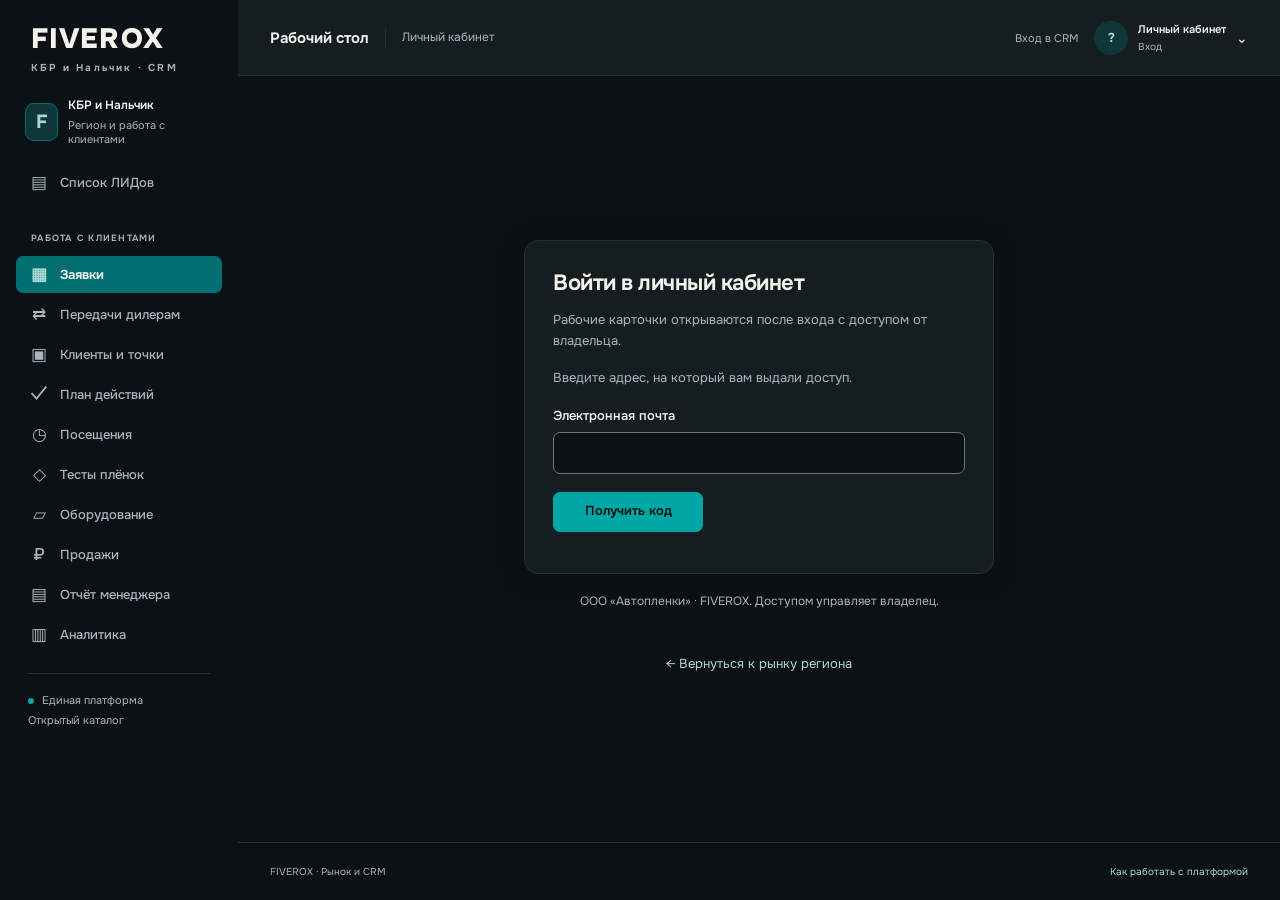
<file: crm/index.html>
<!doctype html>
<html lang="ru">
<head>
  <meta charset="utf-8">
  <meta name="viewport" content="width=device-width,initial-scale=1">
  <meta name="robots" content="noindex,nofollow">
  <meta name="referrer" content="no-referrer">
  <meta name="theme-color" content="#064c40">
  <title>FIVEROX · Рынок и CRM</title>
  <meta name="description" content="Рынок Республики КБР и Нальчик, исследование компаний, модель продаж и CRM FIVEROX на Google Таблицах.">
  <link rel="icon" href="data:image/svg+xml,%3Csvg xmlns='http://www.w3.org/2000/svg' viewBox='0 0 32 32'%3E%3Crect width='32' height='32' rx='8' fill='%230b8b89'/%3E%3Cpath d='M9 8h15v4H13v5h9v4h-9v6H9z' fill='white'/%3E%3C/svg%3E">
  
  
  
  
<style>:root{--nav:#173d33;--nav-soft:#1b364b;--ink:#23364a;--muted:#718195;--line:#e3eaf0;--bg:#f3f5ef;--accent:#167354;--accent-dark:#11583f;--cyan:#2aaac0;--red:#b94856;--orange:#ad7624;--green:#27825c;--shadow:0 4px 22px #1d35400a;font-family:Inter,-apple-system,BlinkMacSystemFont,"Segoe UI",Arial,sans-serif;color:var(--ink);font-size:14px}*{box-sizing:border-box}body{margin:0;background:var(--bg)}[hidden]{display:none!important}button,input,select,textarea{font:inherit}button,a,input,select,textarea{-webkit-tap-highlight-color:transparent}button{cursor:pointer;border:0;background:none;color:inherit}button:disabled{opacity:.5;cursor:wait}a{color:var(--accent-dark);text-decoration:none}a:hover{text-decoration:underline}button:focus-visible,a:focus-visible,input:focus-visible,select:focus-visible,textarea:focus-visible,summary:focus-visible{outline:3px solid #2aaac0;outline-offset:3px}input,select,textarea{min-height:42px;border:1px solid #d9e2e9;border-radius:7px;padding:10px 12px;width:100%;min-width:0;background:#fff;color:var(--ink)}input::placeholder,textarea::placeholder{color:#96a3af}textarea{resize:vertical;min-height:88px;line-height:1.55}input[type=checkbox]{width:18px;min-height:18px;accent-color:var(--accent)}label{display:grid;gap:7px;line-height:1.4;font-size:13px;font-weight:550}h1,h2,h3,p{overflow-wrap:anywhere}h1{font-size:28px;letter-spacing:-.7px;margin:0 0 8px;font-weight:650}h2{font-size:19px;letter-spacing:-.35px;margin:0 0 18px}h3{font-size:15px;margin:0 0 8px}.muted,.meta{color:var(--muted);line-height:1.6}.meta{font-size:13px}.small{font-size:12px}.eyebrow{font-size:10px;font-weight:750;letter-spacing:1.25px;color:var(--muted)}.error{color:var(--red)!important}.btn{display:inline-flex;align-items:center;justify-content:center;gap:7px;min-height:40px;padding:10px 15px;border:1px solid #dce5eb;background:#fff;border-radius:7px;font-size:13px;font-weight:600;line-height:1.3;white-space:normal}.btn:hover{background:#f5fafb;text-decoration:none}.btn.primary{background:var(--accent);border-color:var(--accent);color:#fff}.btn.primary:hover{background:var(--accent-dark)}.btn.small{font-size:12px;padding:7px 10px;min-height:32px}.btn.danger{color:var(--red)}.text-button{font-size:13px;color:var(--accent-dark);padding:6px 0;text-align:left}.text-button:hover{text-decoration:underline}.icon-button{display:inline-grid;place-items:center;width:36px;height:36px;min-width:36px;border-radius:7px;font-size:23px;line-height:1;color:#6e8090}.icon-button:hover{background:#edf3f5}.button-row{display:flex;gap:8px;align-items:center;flex-wrap:wrap}.brand{font-size:28px;letter-spacing:-1.1px;font-weight:900;line-height:1;display:block;color:#fff}.brand span{display:block;font-size:9px;font-weight:650;letter-spacing:2.2px;color:#89a5b8;margin-top:10px}.brand:hover{text-decoration:none}.auth-screen{min-height:100dvh;display:flex;align-items:center;justify-content:center;flex-direction:column;padding:52px 20px;background:radial-gradient(ellipse at 20% 5%,#19516a22,transparent 50%),var(--bg)}.auth-brand{text-align:center;margin-bottom:30px}.auth-brand .brand{color:var(--nav);font-size:34px}.auth-brand .brand span{color:#6c8a9b}.auth-brand p{font-size:13px;color:var(--muted);margin:20px 0 0}.auth-panel{width:100%;max-width:470px;background:#fff;border:1px solid var(--line);border-radius:14px;box-shadow:0 12px 44px #11283b09;padding:28px}.auth-panel summary{font-size:22px;font-weight:650;letter-spacing:-.5px;cursor:pointer;list-style:none}.auth-panel summary::-webkit-details-marker{display:none}.access-form{display:grid;gap:18px}.access-form .meta{margin:3px 0 0}.access-actions{display:flex;gap:9px;flex-wrap:wrap}.access-form .primary{min-width:150px}.auth-note{font-size:12px;line-height:1.6;color:var(--muted);max-width:440px;text-align:center;margin-top:20px}.frame-gate{padding:30px}.shell{display:grid;grid-template-columns:238px minmax(0,1fr);min-height:100dvh}.sidebar{position:sticky;top:0;height:100dvh;background:var(--nav);color:#b9c9d4;display:flex;flex-direction:column;padding:30px 16px 18px;z-index:30}.sidebar>.brand{padding:0 15px}.workspace-name{display:flex;align-items:center;gap:10px;margin:34px 9px 28px}.workspace-mark{display:grid;place-items:center;width:36px;height:38px;background:#24465d;color:#bce8ea;border:1px solid #436176;border-radius:9px;font-size:19px;font-weight:750}.workspace-name strong{font-size:12px;color:#f3f8fb;display:block;font-weight:600}.workspace-name small{display:block;margin-top:5px;font-size:11px;color:#8ba4b5}.nav-label{font-size:9px;letter-spacing:1px;color:#69899e;margin:0 15px 12px;font-weight:700}.sidebar nav{display:grid;gap:5px}.nav-item{display:flex;align-items:center;gap:11px;min-height:43px;padding:11px 13px;border-radius:7px;text-align:left;font-size:13px;font-weight:500;color:#b6c8d4;width:100%}.nav-item:hover{background:var(--nav-soft)}.nav-item.active{color:#fff;background:#14535f;font-weight:650}.nav-icon{width:20px;color:#83a0b4;font-size:17px;text-align:center}.nav-item.active .nav-icon{color:#7ddad7}.nav-badge{font-size:10px;border-radius:5px;background:#284355;color:#a8c2d0;padding:2px 6px;margin-left:auto}.nav-item.active .nav-badge{background:#26707a;color:#d9ffff}.sidebar-bottom{font-size:11px;line-height:1.8;border-top:1px solid #294052;margin:24px 12px 0;padding-top:17px;margin-top:auto;color:#8ca7b8}.sidebar-bottom a{display:block;color:#a6c5d3;margin-top:9px}.sync-dot{display:inline-block;width:6px;height:6px;border-radius:50%;background:#55b8a2;margin-right:5px}.main-shell{min-width:0;display:flex;flex-direction:column}.topbar{height:76px;background:#fff;border-bottom:1px solid var(--line);display:flex;align-items:center;justify-content:space-between;gap:18px;padding:0 32px}.topbar-left,.topbar-right{display:flex;align-items:center;gap:16px;min-width:0}.topbar-title{font-size:15px;font-weight:650;white-space:nowrap}.topbar-divider{height:19px;border-left:1px solid var(--line)}#breadcrumb{font-size:12px}.sync-status{font-size:11px;color:#8797a4;white-space:nowrap}.profile{position:relative}.profile>summary{display:flex;gap:10px;align-items:center;cursor:pointer;list-style:none}.profile>summary::-webkit-details-marker{display:none}.profile-text{display:grid;gap:4px;max-width:185px}.profile-text strong{font-size:11px;font-weight:600;overflow:hidden;text-overflow:ellipsis}.profile-text small{font-size:10px;color:var(--muted)}.avatar{display:grid;place-items:center;border-radius:50%;height:34px;width:34px;background:#e2f2f1;color:var(--accent-dark);font-size:13px;font-weight:700}.profile-menu{position:absolute;right:0;top:48px;z-index:40;width:275px;padding:18px;background:#fff;border:1px solid var(--line);border-radius:10px;box-shadow:0 12px 38px #17364a17}.profile-menu p{font-size:12px;line-height:1.6;margin:0 0 14px;color:var(--muted)}main{width:100%;padding:29px 32px 40px;max-width:1820px;margin:0 auto;flex:1}main:focus{outline:none}.page-heading{display:flex;justify-content:space-between;align-items:flex-start;gap:18px;margin-bottom:23px}.page-heading p{color:var(--muted);font-size:13px;line-height:1.6;margin:0}.heading-actions{display:flex;flex-wrap:wrap;gap:9px;justify-content:flex-end}.stats{display:grid;grid-template-columns:repeat(4,minmax(0,1fr));gap:14px;margin:0 0 23px}.stat{background:#fff;border:1px solid var(--line);border-radius:10px;padding:18px 20px;box-shadow:var(--shadow);min-width:0}.stat-label{display:flex;align-items:center;justify-content:space-between;font-size:11px;color:var(--muted);gap:7px}.stat strong{display:block;font-size:29px;letter-spacing:-1px;line-height:1.3;font-weight:650;margin:10px 0 6px;color:#21384c}.stat small{font-size:10px;line-height:1.6;color:#91a0ac}.stat.accent{border-top:3px solid var(--accent);padding-top:16px}.stat.attention strong{color:var(--red)}.views{display:flex;gap:22px;border-bottom:1px solid #dbe5eb;margin-bottom:20px}.view-button{font-size:12px;color:var(--muted);padding:0 1px 12px;border-bottom:2px solid transparent}.view-button.active{color:var(--accent-dark);font-weight:650;border-bottom-color:var(--accent)}.toolbar{display:flex;gap:10px;align-items:center;flex-wrap:wrap;background:#fff;border:1px solid var(--line);border-radius:9px;padding:12px 14px;margin-bottom:20px;box-shadow:var(--shadow)}.search-wrap{flex:1;min-width:180px;position:relative}.search-wrap span{position:absolute;left:11px;top:10px;color:#9ba9b3;font-size:18px;pointer-events:none}.toolbar input[type=search]{min-height:36px;padding:8px 10px 8px 35px;border-color:transparent;background:#f4f7f9;font-size:12px}.toolbar select{width:auto;min-width:125px;max-width:240px;min-height:36px;padding:7px 10px;font-size:12px}.result-count{font-size:11px;color:var(--muted);white-space:nowrap;margin-left:auto}.board{display:flex;gap:12px;overflow-x:auto;align-items:flex-start;padding:2px 0 20px;scrollbar-color:#b2c5d2 transparent;scrollbar-width:thin;min-height:320px}.column{flex:0 0 240px;background:#eaf0f4;border:1px solid #e1e8ee;border-radius:8px;min-height:390px;padding-bottom:8px}.column-head{border-top:3px solid var(--stage,#3c9eab);padding:14px 12px 12px;display:flex;align-items:center;justify-content:space-between;gap:8px;font-size:12px;font-weight:600;line-height:1.5;min-height:65px;border-radius:7px 7px 0 0}.column-head span:last-child{color:#8494a2;font-weight:500}.lead-card{display:block;text-align:left;width:calc(100% - 16px);margin:0 8px 8px;background:#fff;border:1px solid #e1e8ed;border-radius:7px;padding:14px 12px;box-shadow:0 2px 4px #243f4d04;transition:box-shadow .15s,transform .15s}.lead-card:hover{transform:translateY(-2px);box-shadow:0 6px 15px #29445110}.lead-card[draggable=true]{cursor:grab}.lead-card.dragging{opacity:.4}.column.drop-target{outline:2px solid var(--accent);outline-offset:-2px;background:#dfeeed}.lead-card h3{font-size:13px;line-height:1.4;margin:0 0 9px;font-weight:650}.lead-card .profile-label{font-size:10px;color:#5c7c8d;line-height:1.5;background:#f1f6f8;display:inline-block;border-radius:4px;padding:3px 5px}.lead-card p{font-size:11px;line-height:1.6;color:#8998a4;margin:9px 0}.lead-card-footer{border-top:1px solid #edf1f4;display:flex;justify-content:space-between;gap:7px;padding-top:10px;margin-top:11px;font-size:10px;color:#8a9da9;line-height:1.5}.lead-card-footer strong{font-weight:500;color:#627b8a}.pill{display:inline-block;font-size:10px;font-weight:550;padding:4px 7px;line-height:1.3;border-radius:4px;background:#edf3f6;color:#647d8e;white-space:normal}.pill.green{background:#e7f5ee;color:#267552}.pill.orange{background:#fff3df;color:#9b6c24}.pill.red{background:#fbe9ec;color:#b04d5c}.pill.blue{background:#e8f3f8;color:#2f7b9b}.pill.purple{background:#f0ebf8;color:#8063a0}.due-pill{margin-top:4px}.empty-column{font-size:11px;line-height:1.6;text-align:center;color:#92a2af;padding:22px 12px}.box{background:#fff;border:1px solid var(--line);border-radius:10px;box-shadow:var(--shadow);padding:22px;margin-bottom:20px}.box-header{display:flex;justify-content:space-between;align-items:center;gap:15px;margin-bottom:18px}.box-header h2{margin:0}.table-box{padding:0;overflow:hidden}.table-wrap{overflow:auto;scrollbar-width:thin}.data-table{width:100%;border-collapse:collapse;min-width:760px;text-align:left}.data-table th{font-size:10px;text-transform:uppercase;letter-spacing:.45px;color:#8a9ba8;background:#f9fbfc;padding:13px 16px;font-weight:600;border-bottom:1px solid var(--line);line-height:1.5;white-space:nowrap}.data-table td{font-size:12px;padding:16px;border-bottom:1px solid #edf2f5;line-height:1.55;vertical-align:middle;overflow-wrap:anywhere}.data-table tr:last-child td{border-bottom:0}.data-table tbody tr:hover{background:#fbfdfe}.data-table .sub{font-size:10px;color:#8b9ca8;margin-top:5px;line-height:1.5}.company-button{color:#28465a;font-size:12px;font-weight:650;text-align:left;padding:0;line-height:1.5}.company-button:hover{color:var(--accent);text-decoration:underline}.empty-state{text-align:center;padding:50px 24px;color:var(--muted);font-size:13px;line-height:1.7}.empty-state .empty-icon{font-size:28px;color:#a7bbc8;margin-bottom:12px}.empty-state strong{font-weight:600;display:block;color:#526c7d;margin-bottom:6px}.empty-state .btn{margin-top:17px}.note{border:1px solid #dfecef;background:#eef7f8;border-radius:7px;padding:13px 16px;color:#607d89;font-size:12px;line-height:1.7;margin:18px 0}.note.warning{background:#fff8eb;border-color:#f0e2c6;color:#9b7c47}.analytics-grid{display:grid;grid-template-columns:minmax(0,1.35fr) minmax(0,1fr);gap:20px}.bar-row{display:grid;grid-template-columns:150px minmax(0,1fr) 32px;align-items:center;gap:12px;margin:15px 0;font-size:11px;line-height:1.5}.bar-track{height:17px;background:#edf3f6;border-radius:4px;overflow:hidden}.bar-fill{height:100%;background:#4aa9b2;border-radius:4px}.bar-row strong{font-size:11px;text-align:right}.chart-legend{font-size:10px;color:#8fa0ad;line-height:1.6;margin-top:18px}.monthly-chart{display:flex;align-items:flex-end;gap:15px;height:175px;border-bottom:1px solid var(--line);margin:25px 0 8px;padding:0 8px}.month-col{flex:1;display:flex;flex-direction:column;justify-content:flex-end;align-items:center;height:100%;min-width:0;gap:9px}.month-col strong{font-size:9px;font-weight:500;color:#6c8695;white-space:nowrap}.month-bar{background:linear-gradient(#2da5af,#0a8a91);width:100%;max-width:42px;min-height:2px;border-radius:4px 4px 0 0}.month-labels{display:flex;justify-content:space-between;gap:15px;padding:0 8px;color:#8b9ca7;font-size:10px}.month-labels span{flex:1;text-align:center}.action-stack{display:grid;gap:10px}.action-item{border:1px solid var(--line);border-radius:7px;padding:13px;display:flex;align-items:flex-start;justify-content:space-between;gap:14px}.action-item h3{font-size:12px;margin:0 0 6px}.action-item p{font-size:11px;color:var(--muted);line-height:1.5;margin:0}.action-item .btn{flex-shrink:0}.global-notice{padding:12px 32px;background:#fff6e7;color:#946a25;line-height:1.6;font-size:12px;border-bottom:1px solid #efdfc2}.global-notice.error{background:#fff0f2;border-color:#f4d8de}.loading-state{padding:70px 20px;display:flex;align-items:center;justify-content:center;gap:12px;color:#8295a3;font-size:13px}.loader{display:inline-block;border:2px solid #d7e8eb;border-top-color:var(--accent);height:20px;width:20px;border-radius:50%;animation:spin .8s linear infinite}@keyframes spin{to{transform:rotate(360deg)}}footer{border-top:1px solid var(--line);display:flex;align-items:center;justify-content:space-between;gap:20px;padding:16px 32px;font-size:10px;color:#92a3ae}footer .text-button{font-size:10px}.menu-toggle{display:none}.nav-backdrop,.drawer-backdrop{position:fixed;inset:0;background:#11283b66;z-index:40;backdrop-filter:blur(2px)}.card-drawer{position:fixed;inset:0 0 0 auto;width:min(740px,100vw);background:#fff;z-index:50;box-shadow:-20px 0 70px #16354b1d;display:flex;flex-direction:column}.drawer-header{padding:24px 28px 20px;display:flex;align-items:flex-start;justify-content:space-between;gap:15px;border-bottom:1px solid var(--line)}.drawer-header h2{font-size:23px;margin:8px 0 7px}.drawer-header p{font-size:11px;color:var(--muted);line-height:1.6;margin:0}.drawer-header .icon-button{font-size:28px;margin-top:-5px}.drawer-body{overflow-y:auto;padding:23px 28px 34px;flex:1;overscroll-behavior:contain}.drawer-tabs{display:flex;gap:19px;border-bottom:1px solid var(--line);margin:22px 0;overflow-x:auto}.drawer-tabs button{padding:0 0 12px;font-size:12px;color:var(--muted);white-space:nowrap;border-bottom:2px solid transparent}.drawer-tabs button.active{color:var(--accent-dark);font-weight:650;border-color:var(--accent)}.contact-block{background:#f4f8fa;padding:15px 18px;border-radius:8px;display:grid;gap:9px;font-size:12px;line-height:1.6;overflow-wrap:anywhere}.contact-links{display:flex;gap:13px;flex-wrap:wrap;font-size:11px}.form-grid{display:grid;grid-template-columns:1fr 1fr;gap:17px}.field.full{grid-column:1/-1}.field small{font-size:10px;font-weight:400;color:var(--muted);line-height:1.6}.form-actions{display:flex;justify-content:space-between;gap:12px;align-items:center;margin-top:23px;padding-top:19px;border-top:1px solid var(--line)}.form-actions p{font-size:11px;line-height:1.6;margin:0}.form-section{margin-top:25px;padding-top:22px;border-top:1px solid var(--line)}.form-section h3{font-size:14px;margin-bottom:16px}.timeline{border-left:2px solid #e5eef2;margin:10px 0 0 5px;padding-left:19px}.event{position:relative;margin:0 0 23px;font-size:12px;line-height:1.6}.event:before{position:absolute;left:-25px;top:5px;content:'';width:8px;height:8px;border:2px solid white;border-radius:50%;background:#4fa7af}.event>strong{display:block;font-size:12px;font-weight:600;margin-bottom:5px}.event small{font-size:10px;color:var(--muted)}.event p{margin:7px 0;white-space:pre-wrap;overflow-wrap:anywhere}.diff{font-size:11px;background:#f7fafb;padding:9px 12px;border-radius:5px;margin:7px 0}.diff b{display:block;font-weight:550;margin-bottom:3px}.diff-values{display:flex;gap:9px;align-items:flex-start;overflow-wrap:anywhere}.diff-values .before{color:#9a7a80}.diff-values .after{color:#4a7e70}.detail-actions{display:flex;gap:8px;flex-wrap:wrap;margin:20px 0}.mini-table{min-width:540px}dialog{border:0;border-radius:12px;padding:0;width:min(640px,calc(100% - 28px));max-height:92dvh;box-shadow:0 28px 90px #102c4650;color:var(--ink);overflow:auto}dialog::backdrop{background:#11283b78;backdrop-filter:blur(2px)}.dialog-header{display:flex;align-items:flex-start;justify-content:space-between;gap:15px;padding:23px 26px 20px;border-bottom:1px solid var(--line)}.dialog-header h2{margin:7px 0 0;font-size:21px}.dialog-body{padding:22px 26px}.dialog-footer{padding:17px 26px 22px;border-top:1px solid var(--line)}.dialog-footer>div{display:flex;justify-content:flex-end;gap:9px}.dialog-footer>p{font-size:12px;line-height:1.6;margin:0 0 13px}.dialog-footer>p:empty{display:none}.toast{position:fixed;bottom:22px;right:24px;z-index:100;max-width:min(460px,calc(100% - 28px));padding:14px 19px;border-radius:8px;box-shadow:0 6px 28px #152b4530;background:#183d50;color:white;font-size:12px;line-height:1.6;opacity:0;transform:translateY(12px);transition:opacity .15s,transform .15s;pointer-events:none}.toast.show{opacity:1;transform:translateY(0)}.toast.error{background:#85424d;color:#fff!important}.help-grid{display:grid;gap:12px}.help-step{border:1px solid var(--line);border-radius:8px;padding:15px;font-size:12px;line-height:1.7}.help-step b{display:block;margin-bottom:5px}.help-step p{margin:0;color:var(--muted)}.drawer-status{margin-top:15px;font-size:12px;line-height:1.6}.selection-info{font-size:11px;color:var(--muted);line-height:1.6;padding:0 1px;margin-top:-9px;margin-bottom:18px}.inline-value{white-space:nowrap}.empty-chart{text-align:center;color:#9babb6;padding:42px 20px;font-size:12px}.amount-total{display:flex;justify-content:space-between;align-items:center;border-radius:7px;background:#eef8f6;border:1px solid #dbece7;padding:13px 15px;margin-top:18px;font-size:12px}.amount-total strong{font-size:20px;color:var(--accent-dark)}
@media(min-width:1700px){.column{flex-basis:260px}.stats{gap:18px}}@media(max-width:1200px){.shell{grid-template-columns:210px minmax(0,1fr)}.sidebar{padding:28px 10px 18px}.sidebar>.brand{padding-left:13px}.brand{font-size:25px}.workspace-name{margin-left:10px;margin-right:0}.workspace-name strong{font-size:10px}.nav-item{font-size:12px;padding-left:12px}.topbar{padding:0 24px}main{padding:25px 24px 34px}.topbar-title{display:none}.topbar-divider{display:none}.topbar-left{gap:8px}.stats{gap:10px}.stat{padding:16px}.stat strong{font-size:26px}.analytics-grid{grid-template-columns:1fr}.profile-text{max-width:170px}.bar-row{grid-template-columns:170px minmax(0,1fr) 35px}}@media(max-width:900px){.sync-status{display:none}.profile-text{max-width:140px}.stats{grid-template-columns:repeat(2,minmax(0,1fr))}.topbar-right{gap:10px}.page-heading{flex-wrap:wrap}.heading-actions{justify-content:flex-start}.toolbar .result-count{width:100%;margin-left:0}.toolbar select{flex:1}.profile-menu{right:-10px}.bar-row{grid-template-columns:140px minmax(0,1fr) 32px}}@media(max-width:700px){.shell{display:block}.sidebar{position:fixed;top:0;left:0;bottom:0;width:250px;height:100dvh;transform:translateX(-100%);transition:transform .18s;z-index:65;box-shadow:15px 0 50px #142c4a20}.sidebar.open{transform:translateX(0)}.workspace-name strong{font-size:12px}.nav-item{font-size:13px}.nav-backdrop{z-index:60}.menu-toggle{display:inline-grid}.topbar{padding:0 15px;height:68px;gap:8px}.topbar-left{gap:10px}.topbar-title{display:block;font-size:13px}#breadcrumb{display:none}.profile-text{display:none}.topbar-right{gap:7px}.profile-menu{right:0}.profile>summary{gap:6px}.profile-menu{width:250px}.icon-button{width:32px;height:34px;min-width:32px}main{padding:23px 16px 28px}h1{font-size:25px}.page-heading{gap:14px;margin-bottom:19px}.page-heading p{font-size:12px}.heading-actions{width:100%}.heading-actions>.btn{flex:1}.stats{gap:10px;margin-bottom:20px}.stat{padding:15px}.stat strong{font-size:25px;margin:9px 0 5px}.stat-label{font-size:10px}.stat small{font-size:9px}.toolbar{padding:11px;gap:8px;margin-bottom:17px}.search-wrap{flex-basis:100%}.toolbar select{min-width:120px;max-width:none}.toolbar .result-count{font-size:10px}.board{gap:10px}.column{flex-basis:260px;min-height:350px}.column-head{min-height:55px}.lead-card h3{font-size:14px}.lead-card p{font-size:12px}.lead-card .profile-label{font-size:11px}.box{padding:18px}.table-box{padding:0}.data-table td{padding:14px;font-size:12px}.data-table th{padding:12px 14px}.data-table{min-width:720px}.drawer-header{padding:22px 20px 17px}.drawer-header h2{font-size:21px}.drawer-body{padding:20px 20px 30px}.form-grid{grid-template-columns:1fr;gap:15px}.field.full{grid-column:auto}.form-actions{align-items:flex-start;flex-direction:column}.form-actions>.btn{width:100%}.drawer-tabs{gap:19px}.contact-block{font-size:12px;padding:14px}.drawer-status{font-size:12px}.detail-actions>.btn{flex:1}.dialog-header{padding:22px 20px 18px}.dialog-body{padding:20px}.dialog-footer{padding:16px 20px 20px}.dialog-footer>div>.btn{flex:1}.auth-panel{padding:25px 22px}.auth-panel summary{font-size:21px}.auth-screen{padding:42px 17px}.auth-note{font-size:11px}.access-actions .primary{width:100%}.access-actions .btn{flex:1}.bar-row{grid-template-columns:115px minmax(0,1fr) 26px;font-size:10px;gap:8px}.bar-track{height:15px}.monthly-chart,.month-labels{gap:8px}.month-col strong{font-size:8px}.action-item{gap:9px}.action-item .btn{font-size:10px;padding:6px}.global-notice{padding:12px 16px;font-size:11px}footer{padding:16px;gap:10px;flex-wrap:wrap;font-size:9px}footer>span:first-child{width:100%}.toast{bottom:14px;right:14px;font-size:12px}.note{font-size:11px}.view-button{min-height:35px}.box-header{align-items:flex-start}.box-header h2{font-size:17px}label{font-size:13px}input,select,textarea{font-size:16px}.selection-info{font-size:10px}}@media(prefers-reduced-motion:reduce){*{animation:none!important;transition:none!important;scroll-behavior:auto!important}}

.public-hero{display:grid;grid-template-columns:1.4fr 1fr;gap:35px;padding:38px;background:linear-gradient(120deg,#11283b,#155766);border-radius:15px;color:#f4fcfc;margin:0 0 25px}.public-hero .eyebrow{color:#89ccc9}.public-hero h2{font-size:36px;line-height:1.23;letter-spacing:-1px;margin:14px 0 16px}.public-hero p{font-size:13px;color:#b8d3dc;line-height:1.75;max-width:430px}.public-hero .btn{border-color:#436877;background:transparent;color:#e5f5f5}.public-hero .btn.primary{background:#0d9692;border-color:#0d9692}.hero-mini-grid{display:grid;grid-template-columns:1fr 1fr;gap:13px;align-content:center}.hero-mini-grid>div{padding:21px;border:1px solid #53838e77;border-radius:10px;background:#ffffff06;display:grid;gap:9px}.hero-mini-grid strong{font-size:32px;letter-spacing:-1px}.hero-mini-grid span{font-size:11px;line-height:1.5;color:#b6d3db}.public-bars{display:grid;gap:20px;margin:22px 0}.public-bar>div:first-child{display:flex;align-items:center;justify-content:space-between;gap:20px;font-size:12px;margin-bottom:8px}.public-bar>div>span{color:#6b7f91}.public-bar>div>strong{font-size:14px}.public-bar-track{background:#edf3f6;height:9px;border-radius:9px;overflow:hidden}.public-bar-track i{background:var(--bar-color,#078d8b);display:block;height:100%;min-width:0;border-radius:9px}.source-detail{font-size:12px;color:#708497;border-top:1px solid #e6edf1;padding-top:13px;margin-top:14px;line-height:1.65}.source-detail summary{cursor:pointer;color:#267d84;font-size:11px}.source-detail small{display:block;font-size:10px;margin-top:9px}.source-detail p{margin:11px 0}.source-list{display:grid;gap:12px}.evidence-item{padding:14px;background:#f6f9fb;border-radius:8px;font-size:11px;margin-top:12px}.evidence-item>div{display:grid;gap:8px}.evidence-item>div>span{color:#7a8e9e}.evidence-item strong{font-size:23px;color:#294759}.evidence-item strong small{font-size:10px;font-weight:400}.auto-series{display:grid;grid-template-columns:repeat(3,minmax(0,1fr));gap:18px}.auto-card{border:1px solid #e2ebf1;border-radius:10px;padding:20px}.auto-card .eyebrow{font-size:9px}.auto-card h3{margin:12px 0 16px}.partial-series{display:flex;gap:20px;flex-wrap:wrap;padding:15px 0}.partial-series>div{padding:17px;border:1px solid var(--line);border-radius:8px;min-width:180px}.partial-series strong{font-size:24px}.evidence-grid{display:grid;grid-template-columns:1fr 1fr;gap:12px}.public-evidence{border:1px solid #e2eaf0;border-radius:9px;padding:16px}.public-evidence summary{list-style:none;cursor:pointer;display:flex;align-items:flex-start;justify-content:space-between;gap:14px;font-size:12px;line-height:1.5}.public-evidence summary::-webkit-details-marker{display:none}.public-evidence summary small{display:block;font-size:10px;color:#8b9aa7;margin-top:5px}.public-evidence summary strong{font-size:16px;white-space:nowrap;color:#267c83}.public-evidence>div{font-size:11px;color:#6e8292;border-top:1px solid #e4ebef;margin-top:14px;padding-top:10px;line-height:1.6}.research-grid{display:grid;grid-template-columns:repeat(3,minmax(0,1fr));gap:15px}.research-card{background:#fff;border:1px solid var(--line);border-radius:10px;padding:20px;align-self:start;min-width:0}.research-card-top{display:flex;align-items:center;justify-content:space-between;gap:10px;font-size:11px;color:#7c8d9b}.research-card h2{font-size:18px;margin:18px 0 13px;overflow-wrap:anywhere}.research-card-tags{display:flex;gap:6px;flex-wrap:wrap;min-height:25px}.research-card .pill{font-size:9px}.price-disclosure{margin-top:18px;padding-top:15px;border-top:1px solid var(--line);font-size:11px;line-height:1.6}.price-disclosure summary{display:flex;justify-content:space-between;cursor:pointer;list-style:none;color:#267d84}.price-disclosure summary::-webkit-details-marker{display:none}.price-disclosure[open] summary>span{transform:rotate(45deg)}.source-links{display:flex;gap:15px;flex-wrap:wrap;margin:18px 0}.public-price-row{display:flex;gap:18px;justify-content:space-between;padding:13px 0;border-top:1px solid var(--line)}.public-price-row>div{min-width:0}.public-price-row small{display:block;color:#8b9aa7;font-size:9px;margin-top:5px}.public-price-row b{font-size:12px;white-space:nowrap}.public-price-row strong{font-size:11px;font-weight:550}.model-parameters{display:grid;grid-template-columns:1fr 1fr 1fr;gap:20px;margin:23px 0}.basket-grid{display:grid;grid-template-columns:repeat(3,minmax(0,1fr));gap:15px}.basket-card{padding:23px;background:#f7fafb;border:1px solid #e0eaf0;border-radius:9px;display:grid;gap:16px}.basket-card h3{font-size:16px;margin:0}.basket-card .eyebrow{font-size:9px}.basket-subtotal{border-top:1px solid #dfe9ee;padding-top:17px;display:flex;justify-content:space-between;gap:10px;font-size:11px;color:#7a8b98}.basket-subtotal strong{color:#267d84;font-size:17px}.public-section-label{padding:25px 15px 9px;margin-top:3px;font-size:9px;font-weight:650;letter-spacing:1.25px;color:#69899e}.sidebar nav{gap:3px}.auth-embedded{min-height:0;background:none;padding:38px 24px;flex:1}.auth-embedded .auth-panel{margin:0 auto;box-shadow:var(--shadow)}.auth-embedded .auth-brand{display:none}.auth-embedded .auth-note{margin:18px auto}.status-not-connected{background:#fff8e9;color:#836329;border:1px solid #f0ddaf;padding:12px 16px;border-radius:7px;font-size:11px;line-height:1.7}.public-return{margin-top:20px;display:flex;justify-content:center}.admin-grid{display:grid;grid-template-columns:1fr 1fr;gap:20px}.transfer-actions{display:flex;gap:6px;flex-wrap:wrap}.transfer-client-name{font-weight:600;font-size:12px}.transfer-summary{font-size:11px;line-height:1.7;margin-top:6px;color:var(--muted)}.checkbox-field{display:flex;align-items:flex-start;gap:10px;font-weight:400;line-height:1.6}.checkbox-field input{flex:0 0 auto;margin-top:2px}.scope-note{font-size:11px;line-height:1.7;color:#6b8392;background:#ecf5f6;border:1px solid #d9e9ec;border-radius:8px;padding:12px 15px;margin-bottom:20px}.nav-item.public.active{background:#214859}.nav-item{min-height:36px;padding-top:8px;padding-bottom:8px}.workspace-name{margin-top:24px;margin-bottom:18px}.sidebar{padding-top:25px}.sidebar-bottom{margin-top:20px}.admin-dealer-grid{display:grid;gap:12px}.dealer-card{padding:16px;border:1px solid var(--line);border-radius:8px;display:flex;align-items:center;justify-content:space-between;gap:12px}.field input[readonly]{background:#f4f7f9;color:#718395}@media(max-width:1250px){.research-grid{grid-template-columns:repeat(2,minmax(0,1fr))}.public-hero{gap:20px;padding:28px}.public-hero h2{font-size:31px}.hero-mini-grid>div{padding:15px}.auto-series{grid-template-columns:1fr}.basket-card{padding:18px}.basket-subtotal{flex-wrap:wrap}}@media(max-width:900px){.public-hero{grid-template-columns:1fr}.hero-mini-grid{grid-template-columns:repeat(4,minmax(0,1fr))}.hero-mini-grid strong{font-size:25px}.hero-mini-grid span{font-size:9px}.evidence-grid{grid-template-columns:1fr}.basket-grid{grid-template-columns:1fr}.model-parameters{gap:14px}.research-grid{grid-template-columns:1fr}.admin-grid{grid-template-columns:1fr}}@media(max-width:700px){.public-hero{padding:27px 22px;border-radius:11px;margin-bottom:18px}.public-hero h2{font-size:30px}.hero-mini-grid{grid-template-columns:1fr 1fr}.hero-mini-grid strong{font-size:28px}.hero-mini-grid span{font-size:10px}.model-parameters{grid-template-columns:1fr}.public-evidence summary{font-size:11px}.public-evidence summary strong{font-size:13px}.research-card{padding:20px}.public-price-row{gap:12px}.auto-card{padding:18px}.public-bar>div:first-child{font-size:11px}.public-bar>div>strong{font-size:13px}.research-card-top{font-size:11px}.basket-card{padding:20px}.auth-embedded{padding:25px 16px}.sidebar{overflow-y:auto}.nav-item{min-height:39px}.public-section-label{padding-top:18px}.sidebar-bottom{margin-top:20px}.public-hero .button-row>.btn{width:100%}.research-grid{gap:12px}.research-card .pill{font-size:10px}.model-form input{font-size:16px}.public-evidence summary strong{white-space:normal;text-align:right}}

.profile-data-grid{display:grid;grid-template-columns:1fr 1fr;gap:13px;margin:20px 0}.profile-data-grid article{border:1px solid var(--line);background:#f7fafb;border-radius:8px;padding:17px;min-width:0}.profile-data-grid article>span{font-size:10px;color:var(--muted)}.profile-data-grid p{font-size:12px;line-height:1.65;margin:9px 0 0;white-space:pre-wrap;overflow-wrap:anywhere}@media(max-width:700px){.profile-data-grid{grid-template-columns:1fr}.drawer-tabs{gap:15px}}

.sidebar{overflow-y:auto;overscroll-behavior:contain}.source-detail a,.public-evidence a,.research-card a{overflow-wrap:anywhere}

@font-face{font-family:Onest;src:url("[data-uri]") format("woff2");font-display:swap}body,button,input,select,textarea{font-family:Onest,Arial,sans-serif}.sidebar{background:#064c40}.btn.primary{background:#087d65}.brand{font-weight:850;letter-spacing:.04em}.brand span{font-size:10px}.scope-note{border-color:#b6daca;background:#edf8f1;color:#1e594c}
</style><script>window.FIVEROX_PLATFORM_CONFIG=Object.freeze({"pilotEnabled": true, "backendUrl": "https://script.google.com/macros/s/AKfycbzRZFAi0P1ps1vCPXiOWlBb81C0DQLrEikcXviniPvHx2eoyPKfP41qK7cz6v9nJ-9e/exec", "name": "FIVEROX · КБР и Нальчик · CRM", "organization": "FIVEROX"});</script><meta name="application-version" content="kbr-crm-20261118-session"><style>.geo-selector{display:flex;gap:10px;flex-wrap:wrap;align-items:center;margin-bottom:22px}.geo-selector .meta{font-size:11px}.contact-block{overflow-wrap:anywhere}.toolbar{flex-wrap:wrap}.board{max-width:100%}</style><link rel="preconnect" href="https://script.google.com" crossorigin>
<link rel="preconnect" href="https://script.googleusercontent.com" crossorigin>
<style>.public-catalog { min-width: 0; padding: 24px clamp(14px, 3vw, 32px) 40px; }
.public-catalog-header h1 { margin: 0 0 16px; font-size: clamp(1.5rem, 3vw, 2rem); }
.public-catalog-controls { display: flex; align-items: end; flex-wrap: wrap; gap: 12px 20px; }
.public-area-selector { display: flex; flex-wrap: wrap; gap: 8px; }
.public-catalog-controls label { display: grid; gap: 6px; width: min(100%, 320px); }
.public-catalog-controls input { width: 100%; }
.public-lead-count, .public-lead-city, .public-lead-price, .public-lead-empty { color: var(--brand-titanium); }
.public-lead-count { margin: 18px 0 12px; }
.public-lead-grid { display: grid; grid-template-columns: repeat(auto-fit, minmax(min(100%, 240px), 1fr)); align-items: start; gap: 12px; }
.public-lead-card { min-width: 0; padding: 16px; border: 1px solid var(--brand-graphite); border-radius: 14px; background: var(--brand-carbon); overflow-wrap: anywhere; }
.public-lead-card h2 { font-size: 1.05rem; margin: 4px 0 8px; }
.public-lead-city, .public-lead-price { margin: 0; font-size: .85rem; }
.public-lead-profile { display: inline-block; margin-bottom: 8px; padding: 3px 8px; border: 1px solid var(--brand-graphite); border-radius: 8px; font-size: .8rem; color: var(--brand-titanium); }
.public-lead-profile[data-confirmed="true"] { color: var(--brand-ice-teal); background: var(--brand-teal-wash); }
.public-lead-card details { border-top: 1px solid var(--brand-graphite); margin-top: 12px; padding-top: 12px; }
.public-lead-card summary, .public-lead-card a { color: var(--brand-ice-teal); }
.public-lead-card summary { cursor: pointer; font-size: .9rem; }
.public-lead-details { font-size: .88rem; }
.public-lead-sources { display: flex; flex-wrap: wrap; gap: 6px 12px; margin-top: 8px; }
.public-lead-prices { padding-inline-start: 1.2em; }
.public-lead-prices li + li { margin-top: .45em; }
.public-lead-prices span { color: var(--brand-titanium); }
.client-survey { display: grid; gap: 12px; }
.client-survey > p { margin: 0; }
.survey-section { background: var(--brand-carbon); border: 1px solid var(--brand-graphite); border-radius: 12px; }
.survey-section summary { padding: 14px; cursor: pointer; color: var(--brand-cloud-mineral); font-weight: 650; }
.survey-count { margin-left: 10px; color: var(--brand-ice-teal); font-size: .85rem; white-space: nowrap; }
.survey-grid { display: grid; grid-template-columns: repeat(2, minmax(0, 1fr)); gap: 14px; padding: 0 14px 14px; }
.survey-field { display: grid; gap: 5px; align-content: start; min-width: 0; }
.survey-field :is(input, select, textarea) { width: 100%; min-width: 0; }
.survey-field small { color: var(--brand-titanium); font-weight: 400; }
.survey-wide { grid-column: 1 / -1; }
.survey-footer { position: sticky; bottom: 0; display: flex; flex-wrap: wrap; justify-content: space-between; align-items: center; gap: 8px; padding: 12px 0; background: var(--brand-obsidian); }
.survey-footer p { margin: 0; }
@media (max-width: 520px) { .survey-grid { grid-template-columns: 1fr; } }
.lead-card.pending-move { outline:2px dashed var(--accent); outline-offset:-2px; opacity:.86; }
.lead-card.move-uncertain { outline-color:#9b5c0e; opacity:1; }
.move-status { display:block; color:var(--accent-dark); font-size:.8rem; margin:.3rem 0; }
.move-uncertain .move-status { color:#854d0e; }
.pointer-kanban .lead-card { user-select:none; }
.kanban-drag-preview { position:fixed; z-index:1000; pointer-events:none; opacity:.92; box-shadow:0 8px 24px #132c3440; margin:0; }
#managerGuide{width:min(760px,calc(100% - 24px));max-height:calc(100% - 24px);padding:0}
#managerGuide .dialog-header{gap:12px}
#managerGuide .dialog-header h2{margin:0}
#managerGuideBody{max-height:min(65vh,680px);overflow:auto;overscroll-behavior:contain;line-height:1.6;overflow-wrap:anywhere}
#managerGuideBody h3{margin:1.5em 0 .45em;color:var(--accent-dark)}
#managerGuideBody p,#managerGuideBody ul{margin:.65em 0}
#managerGuideBody ul{padding-inline-start:1.4em}
#managerGuideBody li+li{margin-top:.3em}
:root {
  --brand-obsidian: #0B1114;
  --brand-carbon: #151D21;
  --brand-graphite: #253037;
  --brand-apex-teal: #00A7A5;
  --brand-deep-teal: #006F70;
  --brand-ice-teal: #A9D8D3;
  --brand-cloud-mineral: #F4F2EC;
  --brand-titanium: #A9B6BC;
  --brand-apex-orange: #FF6A00;
  --brand-teal-wash: color-mix(in srgb, var(--brand-deep-teal) 30%, var(--brand-carbon));
  --brand-field-border: color-mix(in srgb, var(--brand-titanium) 52%, var(--brand-graphite));
}
:root {
  color-scheme: dark;
  --nav: var(--brand-obsidian);
  --nav-soft: var(--brand-carbon);
  --ink: var(--brand-cloud-mineral);
  --muted: var(--brand-titanium);
  --line: var(--brand-graphite);
  --bg: var(--brand-obsidian);
  --accent: var(--brand-apex-teal);
  --accent-dark: var(--brand-ice-teal);
  --cyan: var(--brand-apex-teal);
  --green: var(--brand-apex-teal);
  --red: var(--brand-apex-orange);
  --orange: var(--brand-apex-orange);
  --shadow: 0 4px 22px color-mix(in srgb, var(--nav) 32%, transparent);
}

:focus-visible { outline: 2px solid var(--brand-ice-teal); outline-offset: 3px; }
.sidebar { background: var(--nav); color: var(--muted); }
.topbar, .stat, .toolbar, .lead-card, .box, .profile-menu, .auth-panel, .card-drawer, dialog,
.research-card { background: var(--brand-carbon); }
.column, .toolbar input[type=search] { background: var(--bg); border-color: var(--line); }
.toolbar input[type=search] { border-color: var(--brand-field-border); }
.column.drop-target { background: var(--brand-teal-wash); }
.topbar, .lead-card, .views, .sidebar-bottom, .lead-card-footer,
.data-table th, .data-table td, .source-detail, .public-evidence, .public-evidence>div,
.auto-card, .basket-card, .basket-subtotal, .timeline { border-color: var(--line); }
.card-drawer, dialog { color: var(--ink); box-shadow: var(--shadow); }
.nav-backdrop, .drawer-backdrop, dialog::backdrop {
  background: color-mix(in srgb, var(--nav) 69%, transparent);
}

input, select, textarea, .field input[readonly] {
  background: var(--bg);
  color: var(--ink);
  border-color: var(--brand-field-border);
}
.field input[readonly] { background: var(--brand-carbon); color: var(--muted); }
input::placeholder, textarea::placeholder { color: var(--muted); }
.btn, .public-hero .btn {
  background: var(--brand-carbon);
  color: var(--ink);
  border-color: var(--brand-field-border);
}
.btn:hover, .icon-button:hover, .public-hero .btn:hover { background: var(--line); }
.btn.primary, .public-hero .btn.primary {
  background: var(--accent);
  border-color: var(--accent);
  color: var(--nav);
}
.btn.primary:hover, .public-hero .btn.primary:hover {
  background: var(--accent-dark);
  border-color: var(--accent-dark);
  color: var(--nav);
}
.btn.danger { color: var(--orange); border-color: var(--orange); }
.icon-button, .auth-brand .brand span, .brand span, .workspace-name small, .nav-label,
.public-section-label, .nav-item, .nav-icon, .sidebar-bottom, .sync-status, .stat small,
.search-wrap span, .column-head span:last-child, .lead-card p, .lead-card-footer,
.lead-card-footer strong, .empty-column, .data-table th, .data-table .sub, .chart-legend,
.month-col strong, .month-labels, .loading-state, footer, .public-bar>div>span, .source-detail,
.evidence-item>div>span, .public-evidence summary small, .public-evidence>div,
.research-card-top, .public-price-row small, .basket-subtotal, .empty-chart { color: var(--muted); }
.brand, .auth-brand .brand, .workspace-name strong, .stat strong, .company-button,
.empty-state strong, .evidence-item strong { color: var(--ink); }
.stat.attention strong, .move-uncertain .move-status { color: var(--orange); }
.sync-dot { background: var(--accent); }
.board { scrollbar-color: var(--muted) transparent; }
.nav-item:hover { background: var(--nav-soft); }
.nav-item.active, .nav-item.public.active { background: var(--brand-deep-teal); color: var(--ink); }
.nav-item.active .nav-icon, .nav-item.active .nav-badge, .sidebar-bottom a,
.source-detail summary, .public-evidence summary strong, .price-disclosure summary,
.basket-subtotal strong, .diff-values .after { color: var(--accent-dark); }
.nav-badge { background: var(--line); color: var(--ink); }
.nav-item.active .nav-badge { background: var(--nav); }
.workspace-mark, .avatar, .lead-card .profile-label {
  background: var(--brand-teal-wash);
  color: var(--accent-dark);
  border-color: var(--brand-deep-teal);
}
.column-head { border-top-color: var(--stage, var(--accent)); }
.bar-track, .public-bar-track, .contact-block, .diff, .data-table th, .evidence-item,
.basket-card, .profile-data-grid article { background: var(--bg); }
.data-table tbody tr:hover { background: var(--brand-teal-wash); }
.public-bar-track, .bar-track { background: var(--line); }
.bar-fill, .event:before, .month-bar, .public-bar-track i { background: var(--accent); }
.event:before { border-color: var(--brand-carbon); }
.empty-state .empty-icon { color: var(--accent-dark); }
.note, .scope-note, .amount-total { background: var(--brand-teal-wash); border-color: var(--brand-deep-teal); color: var(--ink); }
.pill { background: var(--line); color: var(--ink); border: 1px solid transparent; }
.pill.green, .pill.blue {
  background: var(--brand-teal-wash);
  color: var(--accent-dark);
  border-color: var(--brand-deep-teal);
}
.pill.purple { color: var(--accent-dark); border-color: var(--muted); }
.pill.orange, .pill.red, .note.warning, .global-notice, .global-notice.error, .status-not-connected {
  background: var(--brand-carbon);
  color: var(--orange);
  border-color: var(--orange);
}
.pill.red { border-style: dashed; }
.lead-card.move-uncertain { outline-color: var(--orange); }
.loader { border-color: var(--line); border-top-color: var(--accent); }
.toast { background: var(--brand-carbon); color: var(--ink); border: 1px solid var(--brand-deep-teal); }
.toast.error { background: var(--brand-carbon); color: var(--orange) !important; border-color: var(--orange); }
.diff-values .before { color: var(--muted); }
.lead-card, .lead-card:hover, .profile-menu, .auth-panel, .kanban-drag-preview { box-shadow: var(--shadow); }
.auth-screen, .public-hero {
  background: linear-gradient(112deg, var(--nav), var(--brand-teal-wash));
  color: var(--ink);
}
.auth-embedded { background: var(--bg); }
.public-hero .eyebrow, .public-hero p, .hero-mini-grid span { color: var(--muted); }
.hero-mini-grid>div { background: var(--brand-carbon); border-color: var(--line); }
.manager-report { min-width: 0; }
.report-filters { display: grid; gap: 12px; margin-bottom: 18px; }
.report-controls { display: flex; align-items: end; gap: 8px; flex-wrap: wrap; }
.report-controls select { max-width: min(280px, 100%); }
.report-label { display: inline-grid; gap: 4px; font-size: .875rem; }
.report-dates { font-weight: 600; color: var(--brand-ice-teal); }
.report-status { min-height: 70px; }
.report-grid { display: grid; gap: 14px; margin-bottom: 14px; }
.report-kpis { grid-template-columns: repeat(auto-fit, minmax(min(185px, 100%), 1fr)); }
.report-kpis .stat { min-width: 0; overflow-wrap: anywhere; }
.report-panels { grid-template-columns: repeat(2, minmax(0, 1fr)); }
.report-panel { min-width: 0; padding: clamp(14px, 2vw, 24px); }
.report-panel h2 { margin: 0 0 .7em; font-size: 1.1rem; }
.report-panel p { margin: .55rem 0; }
.report-detail { color: var(--brand-titanium); font-size: .875rem; line-height: 1.45; }
.report-value { font-size: clamp(1.5rem, 3vw, 2rem); color: var(--brand-ice-teal); }
.report-completeness { display: flex; align-items: center; gap: 18px; flex-wrap: wrap; }
.report-completeness > div:last-child { flex: 1 1 130px; }
.report-donut { position: relative; display: grid; place-items: center; border-radius: 50%;
  width: 124px; height: 124px; background: conic-gradient(var(--brand-apex-teal) var(--report-filled), var(--brand-graphite) 0); }
.report-donut::before { content: ""; position: absolute; inset: 14px; border-radius: 50%; background: var(--brand-carbon); }
.report-donut strong { position: relative; color: var(--brand-cloud-mineral); font-size: 1.15rem; }
.report-dot { display: inline-block; vertical-align: middle; width: .68em; height: .68em; margin-right: .45em;
  border-radius: 50%; background: var(--brand-graphite); }
.report-dot.filled { background: var(--brand-apex-teal); }
.report-funnel { display: grid; grid-template-columns: repeat(3, minmax(0, 1fr)); padding: 0; gap: 6px; list-style: none; }
.report-funnel li { display: grid; gap: 4px; padding: 8px; color: var(--brand-ice-teal); background: var(--brand-graphite);
  border-radius: 6px; font-size: .82rem; overflow-wrap: anywhere; }
.report-funnel strong { font-size: 1.2rem; color: var(--brand-cloud-mineral); }
.report-ratios { margin: .6rem 0; }
.report-ratios div { display: flex; justify-content: space-between; gap: 8px; padding: 6px 0;
  border-bottom: 1px solid var(--brand-graphite); }
.report-ratios dd { margin: 0; white-space: nowrap; font-weight: 700; color: var(--brand-ice-teal); }
@media (max-width: 730px) { .report-panels { grid-template-columns: minmax(0, 1fr); } }
</style></head>
<body>
<p id="frameGate" class="frame-gate" hidden>Откройте CRM в отдельной вкладке.</p>

<div id="appShell" class="shell" hidden>
  <button id="navBackdrop" class="nav-backdrop" aria-label="Закрыть меню" hidden></button>
  <aside class="sidebar" id="sidebar">
    <a class="brand" href="../#market" target="_top">FIVEROX<span>КБР и Нальчик · CRM</span></a>
    <div class="workspace-name"><span class="workspace-mark">F</span><div><strong>КБР и Нальчик</strong><small>Регион и работа с клиентами</small></div></div>
    
    <nav id="nav" aria-label="Разделы CRM"></nav>
    <div class="sidebar-bottom"><span class="sync-dot"></span> Единая платформа<div id="sidebarCount"></div></div>
  </aside>
  <div class="main-shell">
    <header class="topbar"><div class="topbar-left"><button id="menuToggle" class="icon-button menu-toggle" aria-label="Открыть меню" aria-expanded="false">☰</button><span class="topbar-title">Рабочий стол</span><span class="topbar-divider"></span><span id="breadcrumb" class="muted"></span></div><div class="topbar-right"><span id="syncStatus" class="sync-status" role="status">Загрузка…</span><button id="refreshWorkspace" class="icon-button" aria-label="Обновить данные" title="Обновить данные">↻</button><details class="profile"><summary><span id="avatar" class="avatar"></span><span class="profile-text"><strong id="identityEmail"></strong><small id="identityRole"></small></span><span aria-hidden="true">⌄</span></summary><div class="profile-menu"><p id="accessNotice"></p><a id="sheetLink" class="btn" target="_blank" rel="noopener noreferrer" hidden>Закрытая Google Таблица ↗</a><button type="button" id="signOut" class="btn">Выйти</button></div></details></div></header>
    <div id="globalNotice" class="global-notice" role="status" hidden></div>
    <section id="authScreen" class="auth-screen auth-embedded">
  <div class="auth-brand"><a class="brand" href="../">FIVEROX<span>КБР и Нальчик · CRM</span></a><p>Клиенты. Действия. Результат.</p></div>
  <div id="authConnectionNote" class="status-not-connected">Кабинет подготовлен. Активация CRM ожидает завершения разрешений владельца в Google. Рабочие данные закрыты.</div><details id="signInPanel" class="auth-panel" open>
    <summary>Войти в личный кабинет</summary>
    <p class="meta">Рабочие карточки открываются после входа с доступом от владельца.</p>
    <div id="emailSignIn">
      <form id="emailStart" class="access-form">
        <p class="meta">Введите адрес, на который вам выдали доступ.</p>
        <label>Электронная почта<input name="email" type="email" autocomplete="email" maxlength="254" required disabled></label>
        <div><button type="submit" class="btn primary" disabled>Получить код</button></div>
      </form>
      <form id="emailVerify" class="access-form" hidden>
        <p id="emailDestination" class="meta"></p>
        <label>Код из письма<input name="code" type="text" inputmode="numeric" autocomplete="one-time-code" pattern="[0-9]{8}" maxlength="8" required></label>
        <div class="access-actions">
          <button type="submit" class="btn primary">Войти по коду</button>
          <button type="button" id="resendEmail" class="btn">Отправить код ещё раз</button>
          <button type="button" id="changeEmail" class="text-button">Другой адрес</button>
        </div>
      </form>
    </div>
    <p id="signInStatus" class="meta" role="status" aria-live="polite"></p>
  </details>
  <p class="auth-note">ООО «Автопленки» · FIVEROX. Доступом управляет владелец.</p>
  <noscript><p class="auth-note">Для входа и работы с CRM включите JavaScript в браузере.</p></noscript>
<div class="public-return"><a class="text-button" href="../#market" target="_top">← Вернуться к рынку региона</a></div></section>
    <main id="main" tabindex="-1"><div class="loading-state"><span class="loader"></span>Загружаю рабочее пространство…</div></main><section id="publicLeadCatalog" class="public-catalog" aria-labelledby="publicLeadTitle" tabindex="-1" hidden>
  <header class="public-catalog-header"><h1 id="publicLeadTitle">Список ЛИДов</h1></header>
  <div class="public-catalog-controls">
    <div role="group" aria-label="Территория списка ЛИДов" class="public-area-selector">
      <button type="button" class="btn" data-public-area="region" aria-pressed="true">Вся КБР</button>
      <button type="button" class="btn" data-public-area="nalchik" aria-pressed="false">Нальчик</button>
      <button type="button" class="btn" data-public-area="other" aria-pressed="false">Остальные населённые пункты</button>
    </div>
    <label for="publicLeadQuery">Поиск по списку<input type="search" id="publicLeadQuery" placeholder="Название, адрес или телефон"></label>
  </div>
  <p id="publicLeadCount" class="public-lead-count" role="status" aria-live="polite"></p>
  <div id="publicLeadResults" class="public-lead-grid"></div>
</section>
    <footer><span>FIVEROX · Рынок и CRM</span><span id="lastSync"></span><button type="button" data-action="help" class="text-button">Как работать с платформой</button></footer>
  </div>
</div>
<div id="drawerBackdrop" class="drawer-backdrop" hidden></div>
<aside id="cardDrawer" class="card-drawer" role="dialog" aria-modal="true" aria-labelledby="cardTitle" hidden>
  <header class="drawer-header"><div><span class="eyebrow">КАРТОЧКА КОМПАНИИ</span><h2 id="cardTitle" tabindex="-1">Карточка</h2><p id="cardMeta"></p></div><button type="button" class="icon-button" data-action="close-card" aria-label="Закрыть карточку">×</button></header>
  <div id="cardBody" class="drawer-body"></div>
</aside>
<dialog id="managerGuide" aria-labelledby="managerGuideTitle">
  <header class="dialog-header"><h2 id="managerGuideTitle">Инструкция менеджера</h2><form method="dialog"><button type="submit" class="btn" autofocus>Закрыть</button></form></header>
  <div id="managerGuideBody" class="dialog-body" role="region" aria-label="Текст инструкции" tabindex="0"></div>
</dialog>
<dialog id="editorDialog"><form id="entityForm"><header class="dialog-header"><div><span class="eyebrow" id="dialogEyebrow">КБР и Нальчик · CRM</span><h2 id="dialogTitle"></h2></div><button type="button" data-action="close-dialog" class="icon-button" aria-label="Закрыть окно">×</button></header><div id="dialogBody" class="dialog-body"></div><div class="dialog-footer"><p id="dialogStatus" role="status" aria-live="polite"></p><div><button type="button" class="btn" data-action="close-dialog">Отмена</button><button type="submit" class="btn primary" id="dialogSubmit">Сохранить</button></div></div></form></dialog>
<div id="toast" class="toast" role="status" aria-live="polite"></div>
<script type="module">const integerFormat = new Intl.NumberFormat('ru-RU');
const moneyFormat = new Intl.NumberFormat('ru-RU',{maximumFractionDigits:2});
function countLabel(n,one,few,many){const a=Math.abs(n)%100,b=a%10;return integerFormat.format(n)+' '+(a>10&&a<20?many:b===1?one:b>=2&&b<=4?few:many);}
const closedStages=new Set(['Клиент','Отказ']);
const closedActivities=new Set(['completed','cancelled','issued','returned']);
function asNumber(value){const n=Number(value);return Number.isFinite(n)?n:0;}
function localDateTimeInput(value){const date=new Date(value);if(!Number.isFinite(date.getTime()))return '';const pad=n=>String(n).padStart(2,'0');return `${date.getFullYear()}-${pad(date.getMonth()+1)}-${pad(date.getDate())}T${pad(date.getHours())}:${pad(date.getMinutes())}`;}
function dayPlus(day,amount){if(!/^\d{4}-\d{2}-\d{2}$/.test(day))return '';const d=new Date(day+'T12:00:00Z');d.setUTCDate(d.getUTCDate()+amount);return d.toISOString().slice(0,10);}
function saleAmount(sale){return Math.round(asNumber(sale.quantity)*asNumber(sale.unitPrice)*100)/100;}
function isConfirmedSale(sale){return sale.status==='confirmed'&&['material','service'].includes(sale.category);}
function isOverdue(item,today){return Boolean(item.due&&item.due<today&&!closedActivities.has(item.status));}
function stageCounts(leads,stages){return stages.map(stage=>({stage,count:leads.filter(l=>l.stage===stage).length}));}
function metrics(db){
  const leads=db.leads||[], activities=db.activities||[], sales=(db.sales||[]).filter(isConfirmedSale),today=db.today;
  const clientSales=new Map();
  for(const s of sales){if(!clientSales.has(s.leadId))clientSales.set(s.leadId,[]);clientSales.get(s.leadId).push(s);}
  const cohorts=[];
  for(const [leadId,rows] of clientSales){const ordered=[...rows].sort((a,b)=>a.date.localeCompare(b.date));const first=ordered[0].date;const complete=Boolean(first&&dayPlus(first,60)<=today);const repeat=ordered.slice(1).some(s=>s.date<=dayPlus(first,60));cohorts.push({leadId,first,complete,repeat,count:rows.length,revenue:rows.reduce((n,s)=>n+saleAmount(s),0)});}
  const complete=cohorts.filter(c=>c.complete), repeated=complete.filter(c=>c.repeat);
  return {total:leads.length,active:leads.filter(l=>!closedStages.has(l.stage)).length,clients:leads.filter(l=>l.stage==='Клиент').length,declined:leads.filter(l=>l.stage==='Отказ').length,overdueCards:leads.filter(l=>l.due&&l.due<today&&!closedStages.has(l.stage)),overdueActions:activities.filter(a=>isOverdue(a,today)),openActions:activities.filter(a=>!closedActivities.has(a.status)),revenue:sales.reduce((n,s)=>n+saleAmount(s),0),sales,cohorts,buyers:cohorts.length,rr:complete.length?Math.round(repeated.length/complete.length*1000)/10:null,rrBase:complete.length,rrRepeats:repeated.length};
}
function monthlyRevenue(sales,today,months=6){const current=new Date(today+'T12:00:00Z');const rows=[];for(let i=months-1;i>=0;i--){const date=new Date(Date.UTC(current.getUTCFullYear(),current.getUTCMonth()-i,1,12));const key=date.toISOString().slice(0,7);rows.push({month:key,amount:sales.filter(s=>isConfirmedSale(s)&&s.date.startsWith(key)).reduce((n,s)=>n+saleAmount(s),0)});}return rows;}
function nextActivity(activity,today){const base=activity.occurredAt||activity.due||today,interval=Number(activity.repeatDays)||0;if(interval<1)return null;const {id,createdAt,createdBy,updatedAt,updatedBy,...record}=activity;return {...record,status:'planned',due:dayPlus(base,interval),occurredAt:'',result:''};}

// Google Sheets pilot transport. Credentials are sent only in a POST body.
const endpointPattern=/^https:\/\/script\.google\.com\/macros\/s\/[A-Za-z0-9_-]+\/exec$/;
const tokenPattern=/^[a-f0-9]{64}\.[a-f0-9]{64}$/;
const readOnlyMethods=new Set(['crmOpen','crmCardRead','crmManagerReport','crmManagerGuide','crmAssignmentPreview','crmSurveyRead','crmUsers','crmSession','crmWorkspace','crmWorkspaceFresh','crmRead']);
const sessionLifetime=12*60*60*1000;
const rpcArity=Object.freeze({crmEmailStart:2,crmEmailVerify:3,crmEnter:3,crmEnterCompact:4,crmEmailLogout:1,crmUsers:1,crmUserSave:4,crmOpen:1,crmCardRead:2,crmSaveCard:5,crmMoveCard:5,crmManagerGuide:1,crmManagerReport:2,crmAssignmentPreview:2,crmBulkAssign:4,crmSurveyRead:2,crmSurveySave:5,crmSession:1,crmWorkspace:1,crmWorkspaceFresh:1,crmRead:2,crmSaveRead:5,crmMoveRead:5,crmRecordRead:5,crmCreateLead:3,crmItemSave:5});
function endpointReady(value){return endpointPattern.test(value||'');}
function createSheetsClient(backendUrl,{fetchImpl=fetch,onMeasure=()=>{},now=()=>performance.now()}={}){
  return async function call(method,...args){
    if(!endpointReady(backendUrl))throw new Error('CRM_UNAVAILABLE: Тестовая CRM ещё подключается.');
    if(!Object.hasOwn(rpcArity,method)||args.length!==rpcArity[method])throw new Error('CRM_REQUEST: Неизвестная команда CRM.');
    const started=now(),controller=new AbortController(),timer=setTimeout(()=>controller.abort(),35000);
    let reply;
    try{
      const response=await fetchImpl(backendUrl,{method:'POST',mode:'cors',credentials:'omit',referrerPolicy:'no-referrer',cache:'no-store',signal:controller.signal,headers:{'Content-Type':'text/plain;charset=UTF-8'},body:JSON.stringify({method,args})});
      if(!response.ok)throw new Error('network');
      reply=await response.json();
    }catch{
      throw new Error(['crmEnterCompact','crmEnter','crmEmailVerify'].includes(method)?'CRM_NETWORK: Ответ на вход не получен. Проверьте соединение. Если код уже использован, запросите новый.':readOnlyMethods.has(method)?'CRM_NETWORK: Не удалось получить данные. Проверьте соединение и повторите загрузку.':'CRM_NETWORK: Ответ сервера не получен. Изменение могло сохраниться. Повторите ту же команду без изменения полей.');
    }finally{
      clearTimeout(timer);
      // Method and duration only. Never record body, email, code or token.
      onMeasure({method,milliseconds:Math.max(0,Math.round(now()-started))});
    }
    if(reply?.ok===true)return reply.result;
    if(reply?.ok===false&&typeof reply.error==='string')throw new Error(reply.error);
    throw new Error('CRM_RESPONSE: Сервер вернул неподдерживаемый ответ.');
  };
}
function sessionKey(backendUrl){return 'fiverox.kbr.crm.session.v1:'+String(backendUrl||'').split('/s/')[1]?.split('/')[0];}
function readStoredSession(storage,backendUrl,now=Date.now()){
  try{
    const value=JSON.parse(storage.getItem(sessionKey(backendUrl))||'null');
    if(!value||!Object.hasOwn(roleLabels,value.role)||typeof value.email!=='string'||!value.email||value.email.length>254||!tokenPattern.test(value.token||'')||!Number.isFinite(value.issuedAt)||!Number.isFinite(value.expiresAt)||value.issuedAt>now||value.expiresAt<=now||value.expiresAt-value.issuedAt>sessionLifetime){storage.removeItem(sessionKey(backendUrl));return null;}
    return value;
  }catch{return null;}
}
function storeSession(storage,backendUrl,identity,now=Date.now()){
  if(!Object.hasOwn(roleLabels,identity?.role)||!tokenPattern.test(identity.token||''))return false;
  try{storage.setItem(sessionKey(backendUrl),JSON.stringify({email:identity.email,role:identity.role,token:identity.token,issuedAt:now,expiresAt:now+sessionLifetime}));return true;}catch{return false;}
}
function clearStoredSession(storage,backendUrl){try{storage.removeItem(sessionKey(backendUrl));}catch{}}
function verifiedSheetUrl(value){try{const url=new URL(value);return url.origin==='https://docs.google.com'&&/^\/spreadsheets\/d\/[A-Za-z0-9_-]+\/edit$/.test(url.pathname)&&!url.search&&!url.hash?url.href:'';}catch{return '';}}
function workingValues(record){return ['stage','manager','due','next','last','note','amount','reason'].map(key=>String(record?.[key]??''));}
function normalizePilotLead(record){return {...record,kind:record.stage==='Клиент'?'customer':'inquiry',fields:Array.isArray(record.fields)?record.fields:workingValues(record)};}
function upsertById(items,record){if(!record||typeof record.id!=='string'||!record.id)throw new Error('Сервер не вернул ID сохранённой записи.');const index=items.findIndex(item=>item.id===record.id);if(index<0)items.push(record);else items[index]=record;return record;}


const $=id=>document.getElementById(id);
const config=window.FIVEROX_PLATFORM_CONFIG||{};
const roleLabels=Object.freeze({admin:'Владелец',owner_viewer:'Собственник',coordinator:'Координатор',editor:'Менеджер',viewer:'Просмотр своих карточек'});
const publicRoutes=[['public-leads','▤','Список ЛИДов']];
const isPublic=route=>publicRoutes.some(r=>r[0]===route);
const isLoopback=['localhost','127.0.0.1','[::1]'].includes(location.hostname);
const apiAvailable=()=>config.pilotEnabled===true&&endpointReady(config.backendUrl);

const isStaff=()=>['admin','coordinator','editor'].includes(session?.role);
const canCoordinate=()=>['admin','coordinator'].includes(session?.role);
const allRoutes=()=>[...publicRoutes,...routes];
const fields=['stage','manager','due','next','last','note','amount','reason'];
const routes=[['leads','▦','Заявки'],['transfers','⇄','Передачи дилерам'],['customers','▣','Клиенты и точки'],['plan','✓','План действий'],['visits','◷','Посещения'],['tests','◇','Тесты плёнок'],['equipment','▱','Оборудование'],['sales','₽','Продажи'],['manager-report','▤','Отчёт менеджера'],['analytics','▥','Аналитика'],['access','⚿','Доступ']];
const activityNames={task:'Целевое действие',visit:'Посещение',test:'Тест плёнки',equipment:'Оборудование'};
const statusLabels={pending:'Ожидает принятия',active:'Принято · доступ открыт',revoked:'Доступ отозван',expired:'Срок истёк',planned:'Запланировано',in_progress:'В работе',completed:'Выполнено',cancelled:'Отменено',issued:'Выдано',returned:'Возвращено',transferred:'Передано',accepted:'Принято',declined:'Отклонено',confirmed:'Подтверждено'};
const colors=['var(--brand-ice-teal)','var(--brand-apex-teal)','var(--brand-deep-teal)','var(--brand-titanium)','var(--brand-ice-teal)','var(--brand-titanium)','var(--brand-apex-teal)','var(--brand-deep-teal)','var(--brand-apex-orange)'];
const money=value=>moneyFormat.format(Number(value)||0)+' ₽';
const count=value=>integerFormat.format(value||0);
const esc=value=>String(value??'').replace(/[&<>"']/g,c=>({'&':'&amp;','<':'&lt;','>':'&gt;','"':'&quot;',"'":'&#39;'}[c]));
const day=value=>/^\d{4}-\d{2}-\d{2}$/.test(value||'')?new Intl.DateTimeFormat('ru-RU',{day:'numeric',month:'short'}).format(new Date(value+'T12:00:00Z')):'Без даты';
const fullDay=value=>/^\d{4}-\d{2}-\d{2}$/.test(value||'')?value.split('-').reverse().join('.'):'—';
const shortTimestamp=value=>{try{return new Intl.DateTimeFormat('ru-RU',{timeZone:'Europe/Moscow',day:'2-digit',month:'2-digit',year:'numeric',hour:'2-digit',minute:'2-digit'}).format(new Date(value))+' МСК';}catch{return String(value||'');}};
const option=(value,label=value,selected='')=>`<option value="${esc(value)}"${value===selected?' selected':''}>${esc(label)}</option>`;
const options=(items,selected)=>items.map(item=>Array.isArray(item)?option(item[0],item[1],selected):option(item,item,selected)).join('');
const btn=(text,action,attrs='',extra='')=>`<button type="button" class="btn ${extra}" data-action="${action}" ${attrs}>${esc(text)}</button>`;
const pill=(text,color='')=>`<span class="pill ${color}">${esc(text)}</span>`;
const empty=(title,body,action='')=>`<div class="empty-state"><div class="empty-icon" aria-hidden="true">◇</div><strong>${esc(title)}</strong>${esc(body)}${action}</div>`;
const table=(headers,rows)=>rows.length?`<div class="table-wrap"><table class="data-table"><thead><tr>${headers.map(h=>`<th scope="col">${esc(h)}</th>`).join('')}</tr></thead><tbody>${rows.map(row=>`<tr>${row.map(c=>`<td>${c}</td>`).join('')}</tr>`).join('')}</tbody></table></div>`:'';
const leadButton=leadId=>{const l=db?.leads.find(l=>l.id===leadId);return `<button type="button" class="company-button" data-action="open-card" data-id="${esc(leadId)}">${esc(l?.name||'Карточка недоступна')}</button>`;};
const rowCompany=l=>`${moveAwareLeadButton(l)}<div class="sub">${esc(l.city||'Город не указан')} · ${esc(l.profile||'Услуги не указаны')}</div>`;
const safeUrl=value=>{try{const u=new URL(value);return u.protocol==='https:'?u.href:'';}catch{return '';}};
let session=null,viewId=0,requestId=0,cardRequestId=0,db=null,current=null,screen='leads',mode='board',query='',filterStage='',filterDue='',filterManager='',itemStatus='',saving=false,loading=false,drawerTab='overview',focusReturn=null,modal=null,dragged=null;
let emailProof='',emailAddress='',emailResendTimer,emailResendUntil=0,toastTimer;
const pendingOperations=new Map();
const abandoned=new Error('Запрос отменён.');
const emailStart=$('emailStart'),emailVerify=$('emailVerify'),resendEmail=$('resendEmail');
const canEdit=isStaff;
function errorCode(error){const code=error?.message?.match(/\b(?:CRM_)?(AUTH_REQUIRED|FORBIDDEN|ACCESS_DENIED)\b/)?.[1];return code==='AUTH_REQUIRED'?'CRM_AUTH_REQUIRED':code?'CRM_FORBIDDEN':undefined;}
function errorText(error){return String(error?.message||'Проверьте подключение и попробуйте снова.').replace(/^(?:Error:\s*)?(?:CRM_)?[A-Z_]+:\s*/,'');}
function accessStatus(id,message='',error=false){const node=$(id);if(!node)return;node.textContent=message;node.classList.toggle('error',error);}
function setFormBusy(target,value){for(const control of target.elements)control.disabled=value;}
function notice(message='',error=false){$('globalNotice').textContent=message;$('globalNotice').hidden=!message;$('globalNotice').classList.toggle('error',error);}
function toast(message,error=false){clearTimeout(toastTimer);$('toast').textContent=message;$('toast').classList.toggle('error',error);$('toast').classList.add('show');toastTimer=setTimeout(()=>$('toast').classList.remove('show'),6000);}
let lastRpcMilliseconds=0,lastWriteMilliseconds=0;
const rpc=createSheetsClient(config.backendUrl,{onMeasure:sample=>{lastRpcMilliseconds=sample.milliseconds;}});
function sessionStorageSafe(){try{return window.sessionStorage;}catch{return null;}}
function authStorageSafe(){try{return window.localStorage;}catch{return sessionStorageSafe();}}
function readCompatibleSession() {
  const storage = authStorageSafe(), tab = sessionStorageSafe();
  const current = readStoredSession(storage,config.backendUrl);
  if (current) return current;
  const previous = readStoredSession(tab,config.backendUrl);
  if (!previous || storage===tab) return previous;
  try {
    storage.setItem(sessionKey(config.backendUrl),JSON.stringify(previous));
    clearStoredSession(tab,config.backendUrl);
  } catch { /* Keep the previous tab session if persistent storage is unavailable. */ }
  return previous;
}
function clearCompatibleSession() {
  clearStoredSession(authStorageSafe(),config.backendUrl);
  clearStoredSession(sessionStorageSafe(),config.backendUrl);
}
window.addEventListener('storage',event=>{
  if(event.key!==sessionKey(config.backendUrl)) return;
  if(event.newValue===null && session) endSession('Выход выполнен в другой вкладке.');
  else if(event.newValue && !session && !isPublic(screen)) void restoreSession();
});
async function call(name,...args){if(!apiAvailable())throw new Error('CRM_UNAVAILABLE: CRM ещё подключается.');return rpc(name,...args);}
async function crmCall(name,...args){const identity=session,view=viewId;try{const result=await call(name,identity?.token??'',...args);if(view!==viewId)throw abandoned;return result;}catch(error){if(view!==viewId)throw abandoned;if(identity&&errorCode(error)==='CRM_AUTH_REQUIRED'){endSession(errorText(error));throw abandoned;}if(identity&&errorCode(error)==='CRM_FORBIDDEN'){handleAccessChange(error);throw abandoned;}throw error;}}

function updateEmailResend(){clearTimeout(emailResendTimer);const delay=emailResendUntil-Date.now();resendEmail.disabled=delay>0;if(delay>0)emailResendTimer=setTimeout(updateEmailResend,delay);}

function showSignIn(message=''){$('appShell').hidden=false;$('main').hidden=true;$('authScreen').hidden=false;$('signInPanel').open=true;resetEmailSignIn();drawNav();$('breadcrumb').textContent='Личный кабинет';$('syncStatus').textContent='Вход в CRM';$('refreshWorkspace').hidden=true;$('signOut').hidden=true;setFormBusy(emailStart,!apiAvailable());accessStatus('signInStatus',message||(!apiAvailable()?'Подключение CRM ещё не завершено.':''),!!message);$('authConnectionNote').hidden=apiAvailable();}
function endSession(message=''){clearCompatibleSession();session=null;$('sheetLink').hidden=true;$('sheetLink').removeAttribute('href');viewId+=1;requestId+=1;db=current=null;pendingOperations.clear();resetClientWrites();closeManagerGuide();managerReportState=null;saving=loading=false;closeCard(true);closeModal(true);$('dialogTitle').textContent='';$('dialogStatus').textContent='';$('main').replaceChildren();$('cardTitle').textContent='Карточка';$('cardMeta').textContent='';$('sidebarCount').textContent='Публичное исследование';$('lastSync').textContent='';$('toast').textContent='';$('toast').classList.remove('show');$('identityEmail').textContent='Личный кабинет';$('identityRole').textContent='Вход';$('avatar').textContent='?';notice();render();if(!isPublic(screen))accessStatus('signInStatus',message,!!message);}
async function openSession(identity,{persist=true,workspace=null,initialReport=null}={}){const display=identity?.email||'';if(!Object.hasOwn(roleLabels,identity?.role)||typeof display!=='string'||!display||typeof identity.token!=='string'||!identity.token)throw new Error('CRM_FORBIDDEN: Доступ не разрешён. Проверьте email и лист Доступы.');session=identity;if(persist)storeSession(authStorageSafe(),config.backendUrl,identity);viewId+=1;requestId+=1;db=current=null;resetEmailSignIn();$('authScreen').hidden=true;$('main').hidden=false;$('appShell').hidden=false;$('identityEmail').textContent=display;$('identityRole').textContent=roleLabels[identity.role];$('avatar').textContent=display.slice(0,1).toUpperCase();$('signOut').hidden=false;const sheetUrl=verifiedSheetUrl(identity.sheetUrl);$('sheetLink').hidden=!sheetUrl||identity.role!=='admin';if(sheetUrl)$('sheetLink').href=sheetUrl;$('accessNotice').textContent='Закрытая CRM КБР и Нальчик. Права и назначение компаний проверяются сервером при каждом запросе. Сессия — до 12 часов в этой вкладке.';if(workspace)applyWorkspace(workspace,initialReport);else await loadWorkspace().catch(()=>{});}

emailStart.addEventListener('submit',event=>{event.preventDefault();const email=emailStart.elements.email.value.trim();if(email)requestEmailCode(email);});
resendEmail.addEventListener('click',()=>{if(emailAddress&&Date.now()>=emailResendUntil)requestEmailCode(emailAddress);});
$('changeEmail').addEventListener('click',()=>{const email=emailAddress;resetEmailSignIn();emailStart.elements.email.value=email;emailStart.elements.email.focus();accessStatus('signInStatus');});

$('signOut').addEventListener('click',async()=>{if(!discardChanges())return;const token=session?.token;endSession('Кабинет закрыт.');if(!token)return;const view=viewId;try{await call('crmEmailLogout',token);}catch(error){if(view===viewId)accessStatus('signInStatus','Кабинет закрыт на этом устройстве. Срок сессии истечёт автоматически.',true);}});

function isCardDirty(){const form=$('cardForm'),comment=Boolean($('contactForm')?.elements.comment.value);return isSurveyDirty()||comment||Boolean(current&&form&&fields.some((key,index)=>form.elements[key].value!==String(current.fields[index]??'')));}
function modalValues(){return modal?JSON.stringify(Object.fromEntries(new FormData($('entityForm')))):'';}
function isModalDirty(){return modal&&modal.kind!=='bulk-assignment'&&modalValues()!==modal.initial;}
function discardChanges(){if(saving){toast('Дождитесь завершения сохранения.');return false;}return !(isCardDirty()||isModalDirty())||confirm('Есть несохранённые изменения. Закрыть их без сохранения?');}
function setSaving(value){saving=value;for(const form of [$('cardForm'),$('contactForm'),$('clientSurvey')])if(form)setFormBusy(form,value||!canEdit()||Boolean(current?._readPending));for(const node of document.querySelectorAll('[data-write]'))node.disabled=value||!canEdit();applyEntityPermission();$('refreshWorkspace').disabled=value||loading||pendingMoves.size>0;}

$('refreshWorkspace').addEventListener('click',async()=>{if(!discardChanges())return;closeCard(true);try{await loadWorkspace(true);}catch{}});
function stat(label,value,note,extra=''){return `<article class="stat ${extra}"><div class="stat-label">${esc(label)}</div><strong>${esc(value)}</strong><small>${esc(note)}</small></article>`;}
function heading(title,subtitle,actions=''){return `<header class="page-heading"><div><h1>${esc(title)}</h1><p>${esc(subtitle)}</p></div><div class="heading-actions">${actions}</div></header>`;}
function searchToolbar(extra='',total=0){return `<div class="toolbar"><div class="search-wrap"><span aria-hidden="true">⌕</span><input id="workspaceSearch" type="search" placeholder="Компания, город или ID" aria-label="Поиск" value="${esc(query)}"></div>${extra}<span class="result-count">${countLabel(total,'запись','записи','записей')}</span></div>`;}
function stagePill(stage){return pill(stage,stage==='Клиент'?'green':stage==='Отказ'?'red':'blue');}
function activityPill(a){return pill(statusLabels[a.status]||a.status,closedActivities.has(a.status)?(a.status==='cancelled'?'red':'green'):a.status==='issued'?'purple':'blue');}
function duePill(due,closed=false){return due?pill(day(due),!closed&&due<db.today?'red':due===db.today?'orange':''):pill('Без даты');}
function leadMatches(l){const q=query.toLocaleLowerCase('ru');return (!q||[l.name,l.city,l.id,l.profile,l.phones,l.manager].some(v=>String(v||'').toLocaleLowerCase('ru').includes(q)))&&(!filterStage||l.stage===filterStage||pendingMoves.has(l.id))&&(!filterManager||l.manager===filterManager)&&(!filterDue||(filterDue==='none'&&!l.due)||(filterDue==='today'&&l.due===db.today)||(filterDue==='late'&&l.due&&l.due<db.today&&!closedStages.has(l.stage))||(filterDue==='planned'&&l.due>db.today));}
function leadFilters(){const managers=[...new Set(db.leads.map(l=>l.manager).filter(Boolean))].sort();return `<select id="stageFilter" aria-label="Этап">${option('','Все этапы',filterStage)}${options(db.stages,filterStage)}</select><select id="managerFilter" aria-label="Ответственный">${option('','Все ответственные',filterManager)}${options(managers,filterManager)}</select><select id="dueFilter" aria-label="Следующий контакт">${options([['','Любой срок'],['late','Просрочено'],['today','Сегодня'],['planned','Запланировано'],['none','Без даты']],filterDue)}</select>`;}

function renderLeads(customers=false){const baseLeads=db.leads.filter(l=>customers?l.kind==='customer':l.kind!=='customer'),m=metrics({...db,leads:baseLeads}),matches=baseLeads.filter(leadMatches);return heading(customers?'Клиенты и точки':'Заявки',customers?'Компании на этапе «Клиент» и регулярное сопровождение':'Входящие компании и первый контакт',(isStaff()?btn(customers?'Добавить точку':'+ Новая заявка','new-lead',`data-write data-kind="${customers?'customer':'inquiry'}"`,'primary'):'')+(!customers&&session?.role==='coordinator'?btn('Массовое назначение','bulk-assignment','data-write'):'') )+`<div class="stats">${stat('Всего карточек',count(m.total),'Единая база компаний','accent')}${stat('В работе',count(m.active),'Открытые этапы воронки')}${stat('Клиенты',count(m.clients),'Этап «Клиент»')}${stat('Просроченные контакты',count(m.overdueCards.length),'Открытые карточки с датой в прошлом',m.overdueCards.length?'attention':'')}</div>`+(customers?'':`<div class="views" role="group" aria-label="Вид заявок"><button class="view-button ${mode==='board'?'active':''}" data-action="view-board" aria-pressed="${mode==='board'}">▦ Канбан</button><button class="view-button ${mode==='list'?'active':''}" data-action="view-list" aria-pressed="${mode==='list'}">☷ Список</button></div>`)+searchToolbar(leadFilters(),matches.length)+(customers||mode==='list'?`<section class="box table-box">${table(['Компания / точка','Этап','Ответственный','Следующий контакт','Следующий шаг','Оценка сделки'],matches.map(l=>[rowCompany(l),stagePill(l.stage),esc(l.manager||'Не назначен'),duePill(l.due,closedStages.has(l.stage)),esc(l.next||'—'),l.amount?money(l.amount):'—']))||empty('Карточки не найдены','Измените поиск или фильтры.')}</section>`:`${canEdit()?'<p class="selection-info">Перетаскивайте карточки между этапами. На телефоне этап можно изменить внутри карточки.</p>':''}<section class="board" aria-label="Воронка заявок" tabindex="0">${db.stages.map((stage,index)=>{const ls=matches.filter(l=>l.stage===stage);return `<div class="column" data-stage="${esc(stage)}" style="--stage:${colors[index%colors.length]}"><header class="column-head"><span>${esc(stage)}</span><span>${ls.length}</span></header>${ls.map(leadCard).join('')||'<div class="empty-column">Карточек пока нет</div>'}</div>`;}).join('')}</section>`);}
function matchItem(item){const lead=db.leads.find(l=>l.id===item.leadId),q=query.toLocaleLowerCase('ru');return (!itemStatus||item.status===itemStatus)&&(!q||[lead?.name,lead?.city,item.id,item.title,item.item,item.dealer,item.manager,item.result].some(v=>String(v||'').toLocaleLowerCase('ru').includes(q)));}
function itemFilter(statuses){return `<select id="itemStatus" aria-label="Статус">${option('','Все статусы',itemStatus)}${statuses.map(s=>option(s,statusLabels[s],itemStatus)).join('')}</select>`;}
function renderActivities(kind=''){const titles={task:'План действий',visit:'Посещения',test:'Тесты плёнок',equipment:'Оборудование'},subs={task:'Независимые цели, сроки и исполнители по каждой точке',visit:'План и факт посещений, результаты и следующая дата',test:'Плёнка, тестирование, обратная связь и следующий шаг',equipment:'Потребность, договор, выдача и возврат'},type=kind||'task';const items=db.activities.filter(a=>(!kind||a.kind===kind)&&matchItem(a)).sort((a,b)=>(a.due||'9999').localeCompare(b.due||'9999'));const all=db.activities.filter(a=>!kind||a.kind===kind),open=all.filter(a=>!closedActivities.has(a.status)),late=open.filter(a=>isOverdue(a,db.today));const actionLabel={task:'Целевое действие',visit:'Запланировать посещение',test:'Новый тест',equipment:'Новая потребность'}[type];const statuses=kind==='equipment'?['planned','issued','returned','cancelled']:!kind?['planned','in_progress','completed','issued','returned','cancelled']:['planned','in_progress','completed','cancelled'];return heading(titles[type],subs[type],canEdit()?btn('+ '+actionLabel,'new-activity',`data-kind="${type}" data-write`,'primary'):'')+`<div class="stats">${stat('Всего',count(all.length),'Записано в CRM','accent')}${stat('Открыто',count(open.length),'Запланировано и в работе')}${stat('Завершено',count(all.filter(a=>closedActivities.has(a.status)&&a.status!=='cancelled').length),'Результат зафиксирован')}${stat('Просрочено',count(late.length),'Требуют внимания',late.length?'attention':'')}</div>`+searchToolbar(itemFilter(statuses),items.length)+`<section class="box table-box">${table(['Действие','Точка','Срок / факт','Исполнитель','Статус','Периодичность',''],items.map(a=>[`${esc(a.title)}<div class="sub">${esc(activityNames[a.kind])}</div>`,leadButton(a.leadId),`${duePill(a.due,closedActivities.has(a.status))}${a.occurredAt?`<div class="sub">Факт: ${fullDay(a.occurredAt)}</div>`:''}`,esc(a.manager||'Не назначен'),activityPill(a),a.repeatDays?esc(a.repeatDays)+' дней':'Разовое',btn('Открыть','edit-item',`data-kind="activity" data-id="${esc(a.id)}"`,'small')]))||empty('Действий пока нет','Добавьте первое действие по клиенту.',canEdit()?btn(actionLabel,'new-activity',`data-kind="${type}" data-write`,'primary'):'')}</section>`+(kind==='equipment'?'<div class="note warning">Выдача оборудования требует заполненного договора. Оборудование учитывается отдельно от продаж материалов.</div>':'');}
function renderTransfers(){const items=db.transfers.filter(matchItem).sort((a,b)=>(b.date||'').localeCompare(a.date||''));return heading('Передачи дилерам','Учёт передач дилерам и результатов',canCoordinate()?btn('+ Передать клиента','new-transfer','data-write','primary'):'')+searchToolbar(itemFilter(['planned','transferred','accepted','declined']),items.length)+`<section class="box table-box">${table(['Клиент','Дилер','Исполнитель','Статус','Дата передачи','Следующий контакт',''],items.map(t=>[leadButton(t.leadId),esc(t.dealer),esc(t.manager||'Не назначен'),pill(statusLabels[t.status],t.status==='accepted'?'green':t.status==='declined'?'red':'blue'),fullDay(t.date),duePill(t.nextContact,t.status==='declined'),btn('Открыть','edit-item',`data-kind="transfer" data-id="${esc(t.id)}"`,'small')]))||empty('Передач пока нет',canCoordinate()?'Укажите дилера, исполнителя и срок.':'Здесь появятся передачи по доступным клиентам.',canCoordinate()?btn('Передать клиента','new-transfer','data-write','primary'):'')}</section><div class="note">Передача сохраняет связь с карточкой клиента. Это учётная запись. Она не открывает доступ дилеру: правами сотрудников управляет владелец в разделе «Доступ».</div>`;}
function renderSales(){const items=db.sales.filter(matchItem).sort((a,b)=>b.date.localeCompare(a.date)),m=metrics(db);return heading('Продажи','Каждая покупка — отдельная запись с продавцом, складом и источником',canEdit()?btn('+ Записать продажу','new-sale','data-write','primary'):'')+`<div class="stats">${stat('Подтверждённые продажи',money(m.revenue),'Материалы и услуги','accent')}${stat('Покупок',count(m.sales.length),'Только подтверждённые записи')}${stat('Покупающих точек',count(m.buyers),'Есть подтверждённая покупка')}${stat('Средняя покупка',m.sales.length?money(m.revenue/m.sales.length):'Нет данных','Сумма подтверждённых продаж / покупки')}</div>`+searchToolbar(itemFilter(['planned','confirmed','cancelled']),items.length)+`<section class="box table-box">${salesTable(items)||empty('Продаж пока нет','Запишите реальную покупку, чтобы видеть результаты.',canEdit()?btn('Записать продажу','new-sale','data-write','primary'):'')}</section><div class="note">Оценка сделки в карточке не является продажей. В выручку входят только подтверждённые материалы и услуги; отменённые записи и оборудование исключены.</div>`;}
function salesTable(items){return table(['Дата','Точка','Товар / услуга','Количество × цена','Сумма','Продавец / склад','Статус / источник',''],items.map(s=>[fullDay(s.date),leadButton(s.leadId),`${esc(s.item)}<div class="sub">${s.category==='material'?'Материал':'Услуга'}</div>`,`${count(s.quantity)} ${esc(s.unit||'')} × ${money(s.unitPrice)}`,`<strong class="inline-value">${money(saleAmount(s))}</strong>`,`${esc(s.seller)}<div class="sub">${esc(s.warehouse)}</div>`,`${pill(statusLabels[s.status],s.status==='confirmed'?'green':s.status==='cancelled'?'red':'blue')}<div class="sub">${esc(s.source)}</div>`,btn('Открыть','edit-item',`data-kind="sale" data-id="${esc(s.id)}"`,'small')]));}
function activityCard(a){return `<article class="action-item"><div><h3>${esc(a.title)}</h3><p>${esc(db.leads.find(l=>l.id===a.leadId)?.name||'Клиент')} · ${esc(a.manager||'Не назначен')}</p><p>${day(a.due)} · ${esc(activityNames[a.kind])}</p></div>${btn('Открыть','edit-item',`data-kind="activity" data-id="${esc(a.id)}"`,'small')}</article>`;}
function renderAnalytics(){const m=metrics(db),months=monthlyRevenue(db.sales,db.today),max=Math.max(...months.map(x=>x.amount),1),late=m.overdueActions.sort((a,b)=>a.due.localeCompare(b.due));return heading('Аналитика','Реальные записи CRM, текущая воронка и результаты сопровождения')+`<div class="stats">${stat('Накопленная выручка',money(m.revenue),'Подтверждённые материалы и услуги','accent')}${stat('RR · окно 60 дней',m.rr===null?'Нет данных':m.rr+'%',`${m.rrRepeats} из ${m.rrBase} завершённых окон`)}${stat('Покупающие точки',count(m.buyers),'Есть подтверждённая покупка')}${stat('Просроченные действия',count(late.length),'Незавершённые действия со сроком в прошлом',late.length?'attention':'')}</div><div class="analytics-grid"><section class="box"><h2>Распределение по этапам</h2>${db.stages.map((stage,i)=>{const n=db.leads.filter(l=>l.stage===stage).length;return `<div class="bar-row"><span>${esc(stage)}</span><div class="bar-track"><div class="bar-fill" style="width:${m.total?n/m.total*100:0}%;background:${colors[i%colors.length]}"></div></div><strong>${n}</strong></div>`;}).join('')}<p class="chart-legend">Текущее состояние карточек. Для расчёта конверсии нужна история переходов за выбранный период.</p></section><section class="box"><h2>Подтверждённые продажи по месяцам</h2>${m.sales.length?`<div class="monthly-chart" role="img" aria-label="Продажи за последние шесть месяцев: ${esc(months.map(x=>x.month+' '+money(x.amount)).join('; '))}">${months.map(x=>`<div class="month-col"><strong>${x.amount?money(x.amount):'—'}</strong><div class="month-bar" style="height:${Math.max(2,x.amount/max*125)}px"></div></div>`).join('')}</div><div class="month-labels">${months.map(x=>`<span>${esc(new Intl.DateTimeFormat('ru-RU',{month:'short'}).format(new Date(x.month+'-15T12:00:00Z')))}</span>`).join('')}</div>`:'<div class="empty-chart">График появится после первой подтверждённой продажи</div>'}<p class="chart-legend">Накопленная выручка не является прибылью или прогнозным LTV.</p></section></div><section class="box"><div class="box-header"><h2>Требуют внимания</h2>${btn('План действий','navigate','data-screen="plan"','small')}</div><div class="action-stack">${late.slice(0,5).map(activityCard).join('')||empty('Просроченных действий нет','Планируйте следующие шаги, чтобы сопровождение было регулярным.')}</div></section><section class="box table-box">${table(['Клиент','Первая покупка','Покупок','Накопленная выручка','RR · 60 дней'],m.cohorts.sort((a,b)=>b.revenue-a.revenue).map(c=>[leadButton(c.leadId),fullDay(c.first),count(c.count),money(c.revenue),pill(c.complete?(c.repeat?'Повторил':'Не повторил'):'Окно ещё не завершено',c.complete?(c.repeat?'green':'orange'):'blue')]))||empty('История покупок пока пуста','Клиентская аналитика рассчитывается только по подтверждённым продажам.')}</section><p class="chart-legend">RR: доля клиентов с повторной покупкой в течение 60 дней после первой. В знаменатель входят только клиенты с завершённым окном наблюдения. Ручная отчётность может быть неполной.</p>`;}
function drawNav(){const counts=db?{leads:db.leads.filter(l=>!closedStages.has(l.stage)).length,plan:db.activities.filter(item=>!closedActivities.has(item.status)).length}:{};const item=([route,icon,label],publicRoute=false)=>`<button class="nav-item ${publicRoute?'public ':''}${screen===route?'active':''}" data-action="navigate" data-screen="${route}" ${screen===route?'aria-current="page"':''}><span class="nav-icon" aria-hidden="true">${icon}</span><span>${label}</span>${counts[route]?`<span class="nav-badge">${count(counts[route])}</span>`:''}</button>`;$('nav').innerHTML=`${publicRoutes.map(route=>item(route,true)).join('')}<div class="public-section-label">РАБОТА С КЛИЕНТАМИ</div>${routes.filter(r=>r[0]!=='access'||session?.role==='admin').map(r=>item(r)).join('')}${isStaff()?'<button type="button" class="nav-item" data-action="manager-guide" aria-haspopup="dialog"><span class="nav-icon" aria-hidden="true">?</span><span>Инструкция менеджера</span></button>':''}`;$('breadcrumb').textContent=allRoutes().find(r=>r[0]===screen)?.[2]||'Рынок региона';document.title=$('breadcrumb').textContent+' · FIVEROX';$('sidebarCount').textContent=db?countLabel(db.leads.length,'компания','компании','компаний')+(isStaff()?' в базе':' · доступны вам'):'Открытый каталог';$('refreshWorkspace').hidden=!session||isPublic(screen);}
function renderRaw(){drawNav();$('publicLeadCatalog').hidden=!isPublic(screen);if(isPublic(screen)){renderPublicLeads();return;}if(!session){if($('authScreen').hidden||!emailAddress)showSignIn();return;}$('authScreen').hidden=true;$('main').hidden=false;if(!db){$('main').innerHTML='<div class="loading-state">Загружаю рабочие данные…</div>';return;}const renders={leads:()=>renderLeads(),customers:()=>renderLeads(true),plan:()=>renderActivities(),visits:()=>renderActivities('visit'),tests:()=>renderActivities('test'),equipment:()=>renderActivities('equipment'),transfers:renderTransfers,sales:renderSales,analytics:renderAnalytics,access:renderAccess,'manager-report':renderManagerReport};$('main').innerHTML=(renders[screen]||renders.leads)();$('main').insertAdjacentHTML('afterbegin','<p class="scope-note">CRM КБР и Нальчик · рабочие данные сохраняются в закрытую Google Таблицу. Доступом управляет владелец.</p>');setSaving(saving);}

function closeMenu(){$('sidebar').classList.remove('open');$('navBackdrop').hidden=true;$('menuToggle').setAttribute('aria-expanded','false');}
$('menuToggle').addEventListener('click',()=>{const on=!$('sidebar').classList.contains('open');$('sidebar').classList.toggle('open',on);$('navBackdrop').hidden=!on;$('menuToggle').setAttribute('aria-expanded',String(on));});$('navBackdrop').addEventListener('click',closeMenu);

function preserveSearchFocus(renderTask){const input=$('workspaceSearch'),pos=input?.selectionStart;renderTask();const next=$('workspaceSearch');if(next){next.focus();try{next.setSelectionRange(pos,pos);}catch{}}}
$('main').addEventListener('input',event=>{if(event.target.id==='workspaceSearch'){query=event.target.value;preserveSearchFocus(render);}});
$('main').addEventListener('change',event=>{const id=event.target.id;if(id==='stageFilter')filterStage=event.target.value;else if(id==='managerFilter')filterManager=event.target.value;else if(id==='dueFilter')filterDue=event.target.value;else if(id==='itemStatus')itemStatus=event.target.value;else return;render();});

function inputField(label,name,value='',type='text',required=false,attrs='',full=false){return `<label class="field ${full?'full':''}">${esc(label)}<input name="${name}" type="${type}" value="${esc(value)}"${required?' required':''} ${attrs}></label>`;}
function selectField(label,name,values,value='',required=false,full=false){return `<label class="field ${full?'full':''}">${esc(label)}<select name="${name}"${required?' required':''}>${options(values,value)}</select></label>`;}
function textField(label,name,value='',full=true,max=3000){return `<label class="field ${full?'full':''}">${esc(label)}<textarea name="${name}" maxlength="${max}" rows="3">${esc(value)}</textarea></label>`;}
function leadSelect(selected=''){return `<label class="field full">Клиент / точка<select name="leadId" required>${option('','Выберите компанию',selected)}${db.leads.map(l=>option(l.id,[l.name,l.city].filter(Boolean).join(' · '),selected)).join('')}</select></label>`;}
function cardFormHtml(){const values=Object.fromEntries(fields.map((f,i)=>[f,String(current.fields[i]??'')]));return `<form id="cardForm"><div class="form-grid">${selectField('Этап','stage',db.stages,values.stage,true)}${assigneeField(values.manager)}${inputField('Следующий контакт','due',values.due,'date')}${inputField('Последний контакт','last',values.last,'date')}${inputField('Следующий шаг','next',values.next,'text',false,'maxlength="500"',true)}${textField('Заметка менеджера','note',values.note)}${inputField('Оценка сделки, ₽','amount',values.amount,'number',false,'min="0" step="0.01" max="1000000000000"')}${inputField('Причина отказа','reason',values.reason,'text',false,'maxlength="500"')}</div><div class="form-actions"><p class="muted">Изменение и событие журнала сохраняются сервером вместе.</p>${canEdit()?'<button type="submit" class="btn primary" data-write>Сохранить карточку</button>':''}</div><p id="cardStatus" class="drawer-status" role="status"></p></form>`;}
function historyHtml(){const contacts=current.history||[],audit=current.audit||[];return `<section><h3>История контактов</h3>${canEdit()?`<form id="contactForm" class="form-section"><div class="form-grid">${selectField('Действие','action',db.actions,db.actions[0],true,true)}${textField('Результат','comment')}</div><div class="form-actions"><p class="muted">Автор и время фиксируются автоматически.</p><button type="submit" class="btn primary" data-write>Добавить в историю</button></div><p id="contactStatus" class="drawer-status" role="status"></p></form>`:''}<div class="timeline">${contacts.map(row=>{if(Array.isArray(row))return `<article class="event"><strong>${esc(row[1]||'Контакт')}</strong><p>${esc(row[2]||'Без комментария')}</p><small>${esc([row[0],row[3]].filter(Boolean).join(' · '))}</small></article>`;return `<article class="event"><strong>${esc(row.action||'Контакт')}</strong><p>${esc(row.note||row.result||'Без комментария')}</p><small>${esc([row.at,row.actor||row.email].filter(Boolean).join(' · '))}</small></article>`;}).join('')||'<p class="meta">Контакты ещё не записаны.</p>'}</div></section><section class="form-section"><h3>Журнал изменений</h3><p class="meta">Изменения, внесённые через CRM. В карточке показаны последние события.</p><div class="timeline">${audit.map(event=>`<article class="event"><strong>${esc(event.action||'Изменение')}</strong><small>${esc(event.at)} · ${esc(event.email||event.actor||'')}</small>${(event.changes||[]).map(change=>`<div class="diff"><b>${esc(change.field||'Поле')}</b><div class="diff-values"><span class="before">${esc(change.before===undefined||change.before===null||change.before===''?'Пусто':change.before)}</span><span aria-label="изменено на">→</span><span class="after">${esc(change.after===undefined||change.after===null||change.after===''?'Пусто':change.after)}</span></div></div>`).join('')}</article>`).join('')||'<p class="meta">Изменений пока нет.</p>'}</div></section>`;}
function renderDrawer(){if(!current)return;$('cardTitle').textContent=current.name;$('cardMeta').textContent=[current.city,current.address,current.profile,current.id].filter(Boolean).join(' · ');const links=(current.links||[]).map((link,i)=>{const url=safeUrl(link);return url?`<a href="${esc(url)}" target="_blank" rel="noopener noreferrer">${i?'Яндекс':'2ГИС'} ↗</a>`:'';}).join('');const tabs=[['overview','Работа с клиентом'],['survey','Анкета клиента'],['profile','Профиль точки'],['plan','План действий'],['sales','Продажи'],['history','История и журнал']];let content='';if(drawerTab==='overview')content=cardFormHtml();if(drawerTab==='profile')content=profileHtml();if(drawerTab==='survey')content=surveyHtml();if(drawerTab==='history')content=current._historyStale
      ? (current._historyError?empty('Не удалось загрузить историю',current._historyError,btn('Повторить','retry-history')):'<div class="loading-state">Загружаю историю и журнал…</div>')
      : historyHtml();if(drawerTab==='plan'){const items=db.activities.filter(a=>a.leadId===current.id);content=`<div class="box-header"><h3>Индивидуальный план</h3>${canEdit()?btn('+ Действие','new-activity',`data-kind="task" data-lead="${esc(current.id)}" data-write`,'small primary'):''}</div><div class="action-stack">${items.map(activityCard).join('')||empty('Действий пока нет','Назначьте первый целевой шаг для этой точки.')}</div>`;}if(drawerTab==='sales'){const items=db.sales.filter(s=>s.leadId===current.id).sort((a,b)=>b.date.localeCompare(a.date));content=`<div class="box-header"><h3>История покупок</h3>${canEdit()?btn('+ Продажа','new-sale',`data-lead="${esc(current.id)}" data-write`,'small primary'):''}</div>${salesTable(items)||empty('Покупок пока нет','Запишите первую реальную покупку клиента.')}`;}$('cardBody').innerHTML=`<div class="contact-block"><div>${esc(current.phones||'Телефон не указан')}</div>${current.channels?`<div>${esc(current.channels)}</div>`:''}${links?`<div class="contact-links">${links}</div>`:''}</div><div class="detail-actions">${canEdit()?btn('Посещение','new-activity',`data-kind="visit" data-lead="${esc(current.id)}" data-write`,'small')+btn('Тест плёнки','new-activity',`data-kind="test" data-lead="${esc(current.id)}" data-write`,'small')+(canCoordinate()?btn('Передать дилеру','new-transfer',`data-lead="${esc(current.id)}" data-write`,'small'):''):''}</div><div class="drawer-tabs" role="group" aria-label="Разделы карточки">${tabs.map(([value,label])=>`<button type="button" class="${value===drawerTab?'active':''}" aria-pressed="${value===drawerTab}" data-action="card-tab" data-tab="${value}">${label}</button>`).join('')}</div>${content}`;setSaving(saving);}

function closeCard(force=false){if(!force&&!discardChanges())return;cardRequestId+=1;$('cardDrawer').hidden=true;$('drawerBackdrop').hidden=true;$('cardBody').replaceChildren();current=null;document.body.classList.remove('drawer-open');if(focusReturn?.isConnected)focusReturn.focus();focusReturn=null;}
$('drawerBackdrop').addEventListener('click',()=>closeCard());

$('cardBody').addEventListener('submit',async event=>{event.preventDefault();if(event.target.id==='clientSurvey')return saveClientSurvey(event.target);if(!current||!canEdit()||saving||current._readPending||pendingMoves.has(current.id))return;const form=event.target,id=current.id,view=viewId;if(form.id==='contactForm'&&isCardDirty()&&$('cardForm')){toast('Сначала сохраните изменения карточки.',true);return;}setSaving(true);const statusId=form.id==='cardForm'?'cardStatus':'contactStatus';accessStatus(statusId,'Сохраняю…');try{if(form.id==='cardForm'){const saved=await write(legacyRuntime?'crmSaveRead':'crmSaveCard',[id,current.fields,fields.map(key=>form.elements[key].value)],'card:'+id,record=>record?.id===id&&record.fields?.length===8);await refreshCardAfterWrite(id,'Карточка сохранена.','cardStatus',saved);}else if(form.id==='contactForm'){const saved=await write('crmRecordRead',[id,form.elements.action.value,form.elements.comment.value],'contact:'+id,record=>record?.id===id&&record.fields?.length===8&&Array.isArray(record.audit)&&Array.isArray(record.history));form.reset();await refreshCardAfterWrite(id,'Контакт добавлен в историю.','contactStatus',saved);}}catch(error){if(error!==abandoned&&view===viewId)accessStatus(statusId,errorText(error),true);}finally{if(view===viewId)setSaving(false);}});

function newLead(kind='inquiry'){if(!canEdit()||saving)return;openModal('Новая заявка','lead',null,`<div class="form-grid">${inputField('Компания / точка','name','','text',true,'maxlength="254"',true)}${inputField('Населённый пункт','city','','text',false,'maxlength="254"')}${inputField('Услуги / профиль','profile','','text',false,'maxlength="500"')}${inputField('Адрес','address','','text',false,'maxlength="500"',true)}${inputField('Телефоны','phones','','text',false,'maxlength="500"')}${inputField('Почта, сайт, мессенджеры','channels','','text',false,'maxlength="1000"')}${selectField('Этап','stage',db.stages,kind==='customer'?'Клиент':db.stages[0],true)}${assigneeField(canCoordinate()?'':session.email)}${inputField('Следующий контакт','due','','date')}${inputField('Следующий шаг','next','','text',false,'maxlength="500"')}${textField('Заметка менеджера','note')}${inputField('Оценка сделки, ₽','amount','','number',false,'min="0" step="0.01" max="1000000000000"')}${inputField('Причина отказа','reason','','text',false,'maxlength="500"')}</div>`);}
function openActivity(kind='task',leadId='',record=null,prefill=null){if(saving||(!record&&!canEdit()))return;const a=record||prefill||{leadId,kind,title:'',status:'planned',due:'',occurredAt:'',manager:'',note:'',result:'',equipment:'',quantity:0,contract:'',repeatDays:0};const isEquipment=a.kind==='equipment',status=isEquipment?['planned','issued','returned','cancelled']:['planned','in_progress','completed','cancelled'];const titleLabel={task:'Цель действия',visit:'Цель посещения',test:'Плёнка / цель теста',equipment:'Потребность'}[a.kind];openModal((record?'Изменить: ':'')+activityNames[a.kind],'activity',record,`<div class="form-grid">${leadSelect(a.leadId)}<input type="hidden" name="kind" value="${a.kind}">${inputField(titleLabel,'title',a.title,'text',true,'maxlength="254"',true)}${selectField('Статус','status',status.map(s=>[s,statusLabels[s]]),a.status,true)}${inputField('Ответственный','manager',a.manager,'text',false,'maxlength="254"')}${inputField(a.kind==='visit'?'Плановая дата посещения':'Срок','due',a.due,'date')}${inputField(a.kind==='visit'?'Фактическая дата посещения':'Дата выполнения / выдачи','occurredAt',a.occurredAt,'date')}${inputField('Периодичность, дней','repeatDays',a.repeatDays||0,'number',false,'min="0" max="3650" step="1"')}${isEquipment?inputField('Количество','quantity',a.quantity,'number',false,'min="0" step="0.01"'):''}${isEquipment?inputField('Оборудование','equipment',a.equipment,'text',true,'maxlength="500"',true)+inputField('Договор на оборудование','contract',a.contract,'text',false,'maxlength="500"',true):''}${textField(a.kind==='test'?'Обратная связь / результат теста':'Результат','result',a.result)}${textField('Примечание','note',a.note)}</div><div class="note ${isEquipment?'warning':''}">${isEquipment?'Для статуса «Выдано» нужны договор, наименование оборудования и количество больше нуля.':'У каждого действия собственные срок, ответственный и результат. Выполнение одного действия не закрывает другие.'} Периодичность 0 — разовое действие.</div>${record&&closedActivities.has(a.status)&&a.status!=='cancelled'&&a.repeatDays>0?`<div class="button-row">${btn('Запланировать следующее','repeat-activity',`data-id="${esc(a.id)}"`,'small')}</div>`:''}`);}
function openTransfer(leadId='',record=null){if(saving||(!record&&!canCoordinate()))return;const t=record||{leadId,dealer:'',manager:'',status:'planned',date:db.today,nextContact:'',note:''};openModal(record?'Передача клиента':'Передать клиента дилеру','transfer',record,`<div class="form-grid">${leadSelect(t.leadId)}${inputField('Дилер','dealer',t.dealer,'text',true,'maxlength="254"',true)}${inputField('Ответственный исполнитель','manager',t.manager,'text',false,'maxlength="254"')}${selectField('Статус передачи','status',['planned','transferred','accepted','declined'].map(s=>[s,statusLabels[s]]),t.status,true)}${inputField('Дата передачи','date',t.date,'date')}${inputField('Следующий контакт','nextContact',t.nextContact,'date')}${textField('Следующий шаг / результат','note',t.note)}</div><div class="note">Назначение, принятие и результат фиксируются отдельно. Для выдачи доступа добавьте сотрудника в разделе «Доступ» и назначьте его ответственным в карточке.</div>`);}
function openSale(leadId='',record=null){if(saving||(!record&&!canEdit()))return;const s=record||{leadId,date:db.today,item:'',category:'material',quantity:1,unit:'рулон',unitPrice:0,seller:'',warehouse:'',source:'',status:'confirmed',note:''};openModal(record?'Продажа':'Записать продажу','sale',record,`<div class="form-grid">${leadSelect(s.leadId)}${inputField('Дата продажи','date',s.date,'date',true)}${selectField('Статус','status',['planned','confirmed','cancelled'].map(s=>[s,statusLabels[s]]),s.status,true)}${inputField('Товар / услуга','item',s.item,'text',true,'maxlength="500"',true)}${selectField('Категория','category',[['material','Материал'],['service','Услуга']],s.category,true)}${selectField('Единица','unit',['рулон','метр','шт.','услуга'],s.unit||(s.category==='service'?'услуга':'рулон'),true)}${inputField('Количество','quantity',s.quantity,'number',true,'min="0.01" step="0.01"')}${inputField('Цена за единицу, ₽','unitPrice',s.unitPrice,'number',true,'min="0" step="0.01"')}${inputField('Продавец','seller',s.seller,'text',true,'maxlength="254"')}${inputField('Склад отгрузки','warehouse',s.warehouse,'text',true,'maxlength="254"')}${inputField('Источник данных','source',s.source,'text',true,'maxlength="254" placeholder="Например, отчёт дилера"')}${textField('Примечание','note',s.note)}</div><div class="amount-total"><span>Сумма продажи</span><strong id="saleTotal">${money(saleAmount(s))}</strong></div><div class="note">Выручка рассчитывается по подтверждённым продажам материалов и услуг. Выдачу оборудования записывайте в разделе «Оборудование».</div>`);if(modal?.kind==='sale')modal.category=s.category;}
function openModal(title,kind,record,html){if(isCardDirty()){toast('Сначала сохраните изменения в карточке.',true);return;}if(isModalDirty()&&!discardChanges())return;if($('editorDialog').open)$('editorDialog').close();modal={kind,original:record?structuredClone(record):null,initial:''};$('dialogTitle').textContent=title;$('dialogBody').innerHTML=html;$('dialogStatus').textContent='';$('dialogStatus').classList.remove('error');$('dialogSubmit').textContent='Сохранить';setFormBusy($('entityForm'),false);applyEntityPermission();modal.initial=modalValues();$('editorDialog').showModal();}
function closeModal(force=false){if(!force&&!discardChanges())return;$('editorDialog').close();$('dialogBody').replaceChildren();modal=null;}
$('editorDialog').addEventListener('cancel',event=>{event.preventDefault();closeModal();});
$('entityForm').addEventListener('input',event=>{if(modal?.kind==='sale'&&['quantity','unitPrice'].includes(event.target.name))$('saleTotal').textContent=money(saleAmount(Object.fromEntries(new FormData($('entityForm')))));});
$('entityForm').addEventListener('change',event=>{if(modal?.kind==='bulk-assignment'&&event.target.name==='assignmentManager'){accessStatus('dialogStatus','');return loadBulkPreview(modal,event.target.value);}if(modal?.kind==='sale'&&event.target.name==='category'){const unit=$('entityForm').elements.unit,prior=modal.category==='service'?'услуга':'рулон';if(unit.value===prior)unit.value=event.target.value==='service'?'услуга':'рулон';modal.category=event.target.value;}});
$('entityForm').addEventListener('submit',async event=>{event.preventDefault();if(modal?.kind==='access')return submitAccess(event);if(modal?.kind==='bulk-assignment')return submitBulkAssignment();if(!modal||!canEdit()||saving||(modal.kind==='transfer'&&!canCoordinate()))return;const kind=modal.kind,original=modal.original,values=Object.fromEntries(new FormData(event.target));let record;if(kind==='lead')record={name:values.name,city:values.city,address:values.address,profile:values.profile,phones:values.phones,channels:values.channels,links:['',''],stage:values.stage,manager:values.manager,due:values.due,next:values.next,last:'',note:values.note,amount:values.amount,reason:values.reason};else if(kind==='activity')record={...(original?{id:original.id}:{}),leadId:values.leadId,kind:values.kind,title:values.title,status:values.status,due:values.due,occurredAt:values.occurredAt,manager:values.manager,note:values.note,result:values.result,equipment:values.equipment||'',quantity:Number(values.quantity||0),contract:values.contract||'',repeatDays:Number(values.repeatDays||0)};else if(kind==='transfer')record={...(original?{id:original.id}:{}),leadId:values.leadId,dealer:values.dealer,manager:values.manager,status:values.status,date:values.date,nextContact:values.nextContact,note:values.note};else if(kind==='sale')record={...(original?{id:original.id}:{}),leadId:values.leadId,date:values.date,item:values.item,category:values.category,quantity:Number(values.quantity),unit:values.unit,unitPrice:Number(values.unitPrice),seller:values.seller,warehouse:values.warehouse,source:values.source,status:values.status,note:values.note};else return;const view=viewId;setSaving(true);accessStatus('dialogStatus','Сохраняю…');try{const saved=kind==='lead'?await write('crmCreateLead',[record],'new-lead'):await write('crmItemSave',[kind,original,record],kind+':'+(original?.id||'new'));if(kind==='lead'){upsertById(db.leads,normalizePilotLead(saved));}else{upsertById(kind==='activity'?db.activities:kind==='sale'?db.sales:db.transfers,saved);if(current)current._historyStale=true;}closeModal(true);render();toast('Сохранено в Google Таблице · '+(lastWriteMilliseconds/1000).toLocaleString('ru-RU',{minimumFractionDigits:1,maximumFractionDigits:1})+' с');if(kind==='lead'&&saved?.id){closeCard(true);setSaving(false);await openCard(saved.id);}else if(current){renderDrawer();}}catch(error){if(error!==abandoned&&view===viewId)accessStatus('dialogStatus',errorText(error),true);}finally{if(view===viewId)setSaving(false);}});

function openItem(kind,id){const pool=kind==='activity'?db.activities:kind==='sale'?db.sales:db.transfers,item=pool.find(x=>x.id===id);if(!item){toast('Запись не найдена. Обновите данные.',true);return;}if(kind==='activity')openActivity(item.kind,item.leadId,item);else if(kind==='sale')openSale(item.leadId,item);else openTransfer(item.leadId,item);}
function help(){if(!discardChanges())return;openModal('Как работать с платформой','help',null,`<div class="help-grid"><section class="help-step"><b>Рынок и модель продаж</b><p>Исследование региона и калькулятор доступны без входа. Параметры корзины сохраняются только в вашем браузере.</p></section><section class="help-step"><b>Карточки и сохранение</b><p>После входа откройте компанию, измените этап, следующий шаг или заметку. Подтверждение появляется после ответа сервера. Журнал хранит автора, время и значения до/после.</p></section><section class="help-step"><b>План и результаты</b><p>Действия, посещения, тесты, оборудование и продажи сохраняются отдельными записями. Этап «Клиент» помещает карточку в список клиентов.</p></section><section class="help-step"><b>Доступ и обновление</b><p>Добавляйте и отключайте сотрудников в разделе «Доступ». Назначайте ответственного в карточке компании. Сессия сохраняется до 12 часов в этой вкладке и проверяется сервером. Кнопка обновления перечитывает данные, включая ручные изменения таблицы.</p></section><section class="help-step"><b>Передачи</b><p>Раздел ведёт учёт передач и результатов. Сотрудник получает только назначенные ему компании. Учётная передача дилеру сама по себе не меняет ответственного.</p></section></div>`);$('dialogSubmit').hidden=true;}
document.addEventListener('click',async event=>{const button=event.target.closest('[data-action]');if(!button)return;const action=button.dataset.action;
  if(action==='close-card')return closeCard();if(action==='close-dialog')return closeModal();
  if(action==='help')return help();
  if(action==='navigate')return navigate(button.dataset.screen);
  if(action==='manager-guide')return openManagerGuide();
  if(action==='restore-session')return restoreSession();
  if(action==='retry-move')return retryPendingMove(button.dataset.id);
  if(action==='retry-history')return loadCardHistory();
  if(!db||!session)return;
  if(action==='geo'){if(!discardChanges())return;closeCard(true);geoScope=button.dataset.scope;rememberCrmView();return render();}
  if(action==='new-user')return openUser();
  if(action==='bulk-assignment')return openBulkAssignment();
  if(action==='edit-user')return openUser(db.users.find(u=>u.email===button.dataset.email));
  if(action==='refresh'){try{await loadWorkspace(true);}catch{}return;}
  if(action==='open-card'){if($('editorDialog').open){if(!discardChanges())return;closeModal(true);}return openCard(button.dataset.id);}
  if(action==='view-board'||action==='view-list'){mode=action==='view-board'?'board':'list';rememberCrmView();return render();}
  if(action==='reload-survey')return loadClientSurvey();
  if(action==='card-tab'){if(drawerTab===button.dataset.tab||!discardChanges())return;drawerTab=button.dataset.tab;if(drawerTab==='survey')return loadClientSurvey();if(drawerTab==='history'&&current?._historyStale)return loadCardHistory();return renderDrawer();}
  if(action==='new-lead')return newLead(button.dataset.kind||'inquiry');
  if(action==='new-activity')return openActivity(button.dataset.kind||'task',button.dataset.lead||'');
  if(action==='new-transfer')return openTransfer(button.dataset.lead||'');
  if(action==='new-sale')return openSale(button.dataset.lead||'');
  if(action==='edit-item')return openItem(button.dataset.kind,button.dataset.id);
  if(action==='repeat-activity'){if(!discardChanges())return;const original=db.activities.find(a=>a.id===button.dataset.id),next=original&&nextActivity(original,db.today);if(!next)return toast('Периодичность не задана.',true);closeModal(true);return openActivity(next.kind,next.leadId,null,next);}
});
function finishDrag(){document.querySelectorAll('.drop-target').forEach(n=>n.classList.remove('drop-target'));document.querySelectorAll('.dragging').forEach(n=>n.classList.remove('dragging'));dragged=null;}
$('main').addEventListener('dragstart',event=>{const card=event.target.closest('.lead-card');if(window.PointerEvent||!card||saving||loading||!canEdit()){event.preventDefault();return;}dragged=card.dataset.id;card.classList.add('dragging');event.dataTransfer.effectAllowed='move';event.dataTransfer.setData('text/plain',dragged);});
$('main').addEventListener('dragover',event=>{const column=event.target.closest('.column');if(!dragged||!column)return;event.preventDefault();event.dataTransfer.dropEffect='move';document.querySelectorAll('.drop-target').forEach(n=>n.classList.remove('drop-target'));column.classList.add('drop-target');});
$('main').addEventListener('dragend',finishDrag);
$('main').addEventListener('drop',nativeKanbanDrop);
document.addEventListener('keydown',event=>{if(event.key==='Escape'&&!$('editorDialog').open&&!$('cardDrawer').hidden){event.preventDefault();closeCard();}if(event.key==='Tab'&&!$('cardDrawer').hidden&&!$('editorDialog').open){const nodes=[...$('cardDrawer').querySelectorAll('button:not(:disabled),input:not(:disabled),select:not(:disabled),textarea:not(:disabled),a[href]')].filter(n=>n.getClientRects().length);if(!nodes.length)return;const first=nodes[0],last=nodes[nodes.length-1];if(event.shiftKey&&(document.activeElement===first||!$('cardDrawer').contains(document.activeElement))){event.preventDefault();last.focus();}else if(!event.shiftKey&&document.activeElement===last){event.preventDefault();first.focus();}}});
window.addEventListener('beforeunload',event=>{if(saving||pendingMoves.size||isCardDirty()||isModalDirty()){event.preventDefault();event.returnValue='';}});




let geoScope='all';
function applyEntityPermission(){
  if(!modal)return;
  const readOnly=modal.kind==='transfer'?!canCoordinate():!canEdit();
  for(const field of $('dialogBody').querySelectorAll('input,select,textarea'))field.disabled=saving||readOnly;
  $('dialogSubmit').hidden=readOnly;
  $('dialogSubmit').disabled=saving||readOnly;
}
function scopedDatabase(full){
  const leads=full.leads.filter(l=>geoScope==='all'||(geoScope==='city'?l.city==='Нальчик':l.city&&l.city!=='Нальчик'&&l.city!=='Не указан'));
  const ids=new Set(leads.map(l=>l.id));
  return {...full,leads,activities:full.activities.filter(x=>ids.has(x.leadId)),transfers:full.transfers.filter(x=>ids.has(x.leadId)),sales:full.sales.filter(x=>ids.has(x.leadId))};
}
function render(){
  const full=db;
  if(db)db=scopedDatabase(db);
  try{renderRaw();}finally{db=full;}
  if(session&&full&&screen!=='access'&&!isPublic(screen))$('main').insertAdjacentHTML('afterbegin',`<div class="geo-selector" role="group" aria-label="Территория CRM">${[['all','Вся КБР'],['city','Нальчик'],['rest','КБР и Нальчик без Нальчик']].map(([id,label])=>`<button type="button" class="btn ${geoScope===id?'primary':''}" data-action="geo" data-scope="${id}" aria-pressed="${geoScope===id}">${label}</button>`).join('')}<span class="meta">${geoScope==='rest'?'Карточки без установленного города исключены.':'Одна база · Нальчик выделена без двойного счёта'}</span></div>`);
}
function renderAccess(){
  if(session?.role!=='admin')return empty('Доступ ограничен','Сотрудников добавляет владелец.');
  const actions = btn('+ Добавить сотрудника','new-user','','primary') + btn('Массовое назначение','bulk-assignment');
  return heading('Доступ сотрудников','Добавление в реестр не отправляет приглашение. Передайте сотруднику адрес кабинета.',actions)+
    `<section class="box table-box">${table(['Сотрудник','Роль','Доступ','Примечание',''],(db.users||[]).map(u=>[`${esc(u.name||u.email)}<div class="sub">${esc(u.email)}</div>`,esc(roleLabels[u.role]),pill(u.active?'Включён':'Отключён',u.active?'green':'red'),esc(u.note||'—'),u.owner?'Владелец':btn('Изменить','edit-user',`data-email="${esc(u.email)}"`,'small')]))}</section><div class="note">Собственник видит всю рабочую базу в режиме просмотра. Координатор ведёт всю базу, назначает ответственных и оформляет передачи дилерам. Менеджер ведёт свои карточки и добавляет новые на себя. Доступами управляет владелец.</div>`;
}
function assignableUsers(){
  return session?.role==='admin'
    ? (db.users||[]).filter(u=>u.owner||u.active&&['coordinator','editor'].includes(u.role))
    : db.assignees||[];
}
function assigneeField(value='',required=false){
  if(!canCoordinate())return inputField('Ответственный · email','manager',value,'email',required,'readonly maxlength="254"');
  const users=assignableUsers();
  const choices=[['','Не назначен'],...users.map(u=>[u.email,(u.name?u.name+' · ':'')+u.email])];
  if(value&&!choices.some(x=>x[0]===value))choices.push([value,value+' · проверить доступ']);
  return selectField('Ответственный','manager',choices,value,required);
}
function openUser(record=null){
  if(session?.role!=='admin'||saving)return;
  const u=record||{email:'',role:'editor',active:true,name:'',note:''};
  const roles=[['editor','Менеджер · назначенные компании'],['coordinator','Координатор · работа со всей базой'],['owner_viewer','Собственник · просмотр всей базы']];
  if(u.role==='viewer')roles.push(['viewer','Просмотр назначенных компаний']);
  openModal(record?'Изменить доступ':'Добавить сотрудника','access',record,`<div class="form-grid">${inputField('Email для входа','email',u.email,'email',true,'maxlength="254"'+(record?' readonly':''),true)}${inputField('Имя','name',u.name,'text',false,'maxlength="254"',true)}${selectField('Роль','role',roles,u.role,true,true)}${selectField('Доступ','active',[['true','Включён'],['false','Отключён']],String(u.active),true,true)}${textField('Примечание','note',u.note,true,500)}</div><div class="note">Передайте ссылку кабинета. Менеджеру назначьте компании, с которыми он будет работать.</div>`);
}
async function submitAccess(event){
  if(session?.role!=='admin'||saving)return;
  const view=viewId,original=modal.original,v=Object.fromEntries(new FormData(event.target));
  const record={email:v.email.trim().toLowerCase(),role:v.role,active:v.active==='true',name:v.name,note:v.note};
  setSaving(true);accessStatus('dialogStatus','Сохраняю доступ…');
  try{
    await write('crmUserSave',[original,record],'access:'+record.email);
    const users=await crmCall('crmUsers');
    if(view!==viewId)return;
    db.users=users;closeModal(true);render();toast('Доступ сохранён.');
  }catch(error){if(error!==abandoned&&view===viewId)accessStatus('dialogStatus',errorText(error),true);}
  finally{if(view===viewId)setSaving(false);}
}


let writeQueue = Promise.resolve();
let assignmentRetry = null;
const pendingMoves = new Map();

function resetClientWrites() {
  cancelPointerKanban();
  pendingMoves.clear();
  assignmentRetry = null;
  writeQueue = Promise.resolve();
}

function uncertainWrite(error) {
  return error?.uncertain || /^CRM_(NETWORK|RESPONSE|SAVED_READ_FAILED):/.test(error?.message || '');
}

function write(name, args, key, validate = () => true) {
  const view = viewId;
  const fingerprint = JSON.stringify([name, args]);
  let operation = pendingOperations.get(key);
  if (operation && operation.fingerprint !== fingerprint) {
    throw new Error('Сначала повторите предыдущую команду с теми же значениями. Её результат ещё не подтверждён.');
  }
  if (!operation) {
    operation = {fingerprint, id:crypto.randomUUID()};
    pendingOperations.set(key, operation);
  }
  const task = writeQueue.then(async () => {
    if (view !== viewId) throw abandoned;
    const started = performance.now();
    try {
      const result = await crmCall(name, ...args, operation.id);
      if (!validate(result)) throw new Error('CRM_RESPONSE: Ответ о сохранении не подтверждён.');
      lastWriteMilliseconds = performance.now() - started;
      pendingOperations.delete(key);
      invalidateManagerReport();
      return result;
    } catch (error) {
      if (view !== viewId) throw abandoned;
      if (!uncertainWrite(error)) {
        pendingOperations.delete(key);
        throw error;
      }
      throw Object.assign(new Error('Результат изменения не подтверждён. Повторите ту же команду с теми же значениями.'), {uncertain:true});
    }
  });
  writeQueue = task.catch(() => {});
  return task;
}

function renderBoardState() {
  if (!db || isPublic(screen)) return;
  const board = $('main').querySelector('.board');
  const left = board?.scrollLeft || 0;
  const top = window.scrollY;
  render();
  const nextBoard = $('main').querySelector('.board');
  if (nextBoard) nextBoard.scrollLeft = left;
  window.scrollTo(0, top);
}

function leadCard(lead) {
  const move = pendingMoves.get(lead.id);
  const uncertain = move?.state === 'uncertain';
  const status = uncertain ? 'Этап не подтверждён · нажмите, чтобы повторить' : 'Сохраняется этап…';
  return `<button type="button" class="lead-card${move?' pending-move':''}${uncertain?' move-uncertain':''}" data-action="${uncertain?'retry-move':'open-card'}" data-id="${esc(lead.id)}" draggable="${canEdit()&&!saving&&!move}" ${move&&!uncertain?'disabled aria-busy="true"':''}><h3>${esc(lead.name)}</h3>${move?`<span class="move-status" role="status">${status}</span>`:''}<span class="profile-label">${esc(lead.profile||'Услуги не указаны')}</span><p>${esc(lead.city||'Город не указан')}</p>${lead.next?`<p>${esc(lead.next)}</p>`:''}${lead.due?`<div class="due-pill">${duePill(lead.due,closedStages.has(lead.stage))}</div>`:''}<div class="lead-card-footer"><strong>${esc(lead.manager||'Не назначен')}</strong><span>${lead.amount?money(lead.amount):'Без оценки'}</span></div></button>`;
}

function moveAwareLeadButton(lead) {
  const move = pendingMoves.get(lead.id);
  if (!move) return leadButton(lead.id);
  if (move.state === 'uncertain') return btn('Повторить перенос · '+lead.name,'retry-move',`data-id="${esc(lead.id)}"`);
  return `<span role="status">${esc(lead.name)} · Сохраняется этап…</span>`;
}

function startMove(id, stage) {
  if (!db || !canEdit() || saving || loading || pendingMoves.has(id)) return;
  if (isCardDirty() || isModalDirty() || pendingOperations.has('card:'+id) || pendingOperations.has('contact:'+id)) {
    toast('Сначала завершите сохранение карточки.', true);
    return;
  }
  const lead = db.leads.find(item => item.id === id);
  if (!lead || lead.stage === stage || !db.stages.includes(stage)) return;
  const move = {id, from:lead.stage, to:stage, original:lead, view:viewId};
  pendingMoves.set(id, move);
  upsertById(db.leads, {...lead, stage, fields:[stage,...lead.fields.slice(1)]});
  return commitPendingMove(move);
}

async function commitPendingMove(move) {
  const {id, from, to, view} = move;
  move.state = 'pending';
  renderBoardState();
  $('syncStatus').textContent = 'Сохраняется этап…';
  try {
    const saved = await write(legacyRuntime?'crmMoveRead':'crmMoveCard', [id, from, to], 'move:'+id, result =>
      result?.card?.id === id && result.card.fields?.length === 8 &&
      result.stage === result.card.stage && db?.stages.includes(result.stage));
    if (view !== viewId || pendingMoves.get(id) !== move || !db) return;
    upsertById(db.leads, normalizePilotLead(saved.card));
    pendingMoves.delete(id);
    renderBoardState();
    if (!isPublic(screen)) $('syncStatus').textContent = saved.conflict ? 'Данные обновлены' : 'Этап сохранён';
    toast(saved.conflict ? 'Этап уже изменился. Показано состояние из таблицы.' : 'Этап сохранён.', saved.conflict);
    if (!saved.conflict) $('lastSync').textContent = 'Последнее сохранение: '+writeDuration();
  } catch (error) {
    if (view !== viewId || pendingMoves.get(id) !== move) return;
    if (uncertainWrite(error)) move.state = 'uncertain';
    else {
      pendingMoves.delete(id);
      if (db && errorCode(error) !== 'CRM_FORBIDDEN') upsertById(db.leads, move.original);
    }
    renderBoardState();
    if (!isPublic(screen)) $('syncStatus').textContent = 'Этап не подтверждён';
    toast(errorText(error), true);
  }
}

function retryPendingMove(id) {
  const move = pendingMoves.get(id);
  if (move?.state === 'uncertain') return commitPendingMove(move);
}

function nativeKanbanDrop(event) {
  const column = event.target.closest('.column');
  const id = dragged;
  if (!id || !column || window.PointerEvent) return;
  event.preventDefault();
  finishDrag();
  return startMove(id, column.dataset.stage);
}

function writeDuration() {
  return (lastWriteMilliseconds/1000).toLocaleString('ru-RU',{minimumFractionDigits:1,maximumFractionDigits:1})+' с';
}

async function openCard(id) {
  if (pendingMoves.has(id)) {
    toast('Дождитесь подтверждения этапа этой карточки.');
    return;
  }
  if (!discardChanges()) return;
  const preview = db?.leads.find(lead => lead.id === id);
  if (preview) {
    current = {...preview, _readPending:true, _historyStale:true};
  } else current = null;
  focusReturn = document.activeElement;
  const view = viewId, request = ++cardRequestId;
  drawerTab = 'overview';
  $('cardDrawer').hidden = false;
  $('drawerBackdrop').hidden = false;
  document.body.classList.add('drawer-open');
  $('cardTitle').textContent = preview?.name || 'Загрузка карточки';
  $('cardMeta').textContent = '';
  $('cardBody').replaceChildren();
  if (preview) {
    renderDrawer();
    setSaving(saving);
    accessStatus('cardStatus','Обновляю карточку…');
    for (const button of $('cardBody').querySelectorAll('[data-action="card-tab"],[data-write]')) button.disabled = true;
  }
  $('cardTitle').focus();
  try {
    const record = await crmCall(legacyRuntime?'crmRead':'crmCardRead', id);
    if (view !== viewId || request !== cardRequestId) return;
    if (record?.id !== id || record.fields?.length !== 8) throw new Error('Не удалось прочитать карточку.');
    current = normalizePilotLead(record);
    upsertById(db.leads, current);
    renderDrawer();
  } catch (error) {
    if (error === abandoned || request !== cardRequestId) return;
    current = null;
    $('cardBody').innerHTML = empty('Не удалось открыть карточку',errorText(error),btn('Повторить','open-card',`data-id="${esc(id)}"`));
  }
}

async function loadCardHistory() {
  if (!current || current._readPending) return;
  const id = current.id, view = viewId, request = ++cardRequestId;
  current._historyError = '';
  renderDrawer();
  try {
    const record = await crmCall('crmRead', id);
    if (view !== viewId || request !== cardRequestId || drawerTab !== 'history') return;
    if (record?.id !== id || !Array.isArray(record.history) || !Array.isArray(record.audit)) throw new Error('От сервера не получена история карточки.');
    current = normalizePilotLead(record);
    upsertById(db.leads, current);
  } catch (error) {
    if (error === abandoned || view !== viewId || request !== cardRequestId || drawerTab !== 'history') return;
    current._historyError = errorText(error);
  }
  renderDrawer();
}

async function refreshCardAfterWrite(id,message,statusId,saved) {
  if (saved?.id !== id || saved.fields?.length !== 8) throw new Error('Не удалось прочитать подтверждённую карточку. Откройте её заново.');
  current = normalizePilotLead(saved);
  upsertById(db.leads,current);
  renderBoardState();
  renderDrawer();
  $('syncStatus').textContent = 'Сохранено';
  $('lastSync').textContent = 'Последнее сохранение: '+writeDuration();
  accessStatus(statusId,message+' · '+writeDuration());
}

const catalogScreen = 'public-leads';
let publicLeadArea = 'region';
let publicLeadCards;
let renderedCatalog;
let catalogRequest;
let catalogLimit = 48;
let catalogError = false;

const normalizeLeadSearch = text => text.trim().toLocaleLowerCase('ru').replace(/ё/g, 'е');
const phoneDigits = text => text.replace(/\D/g, '');

function publicSourceLink(url, label) {
  return `<a href="${esc(url)}" target="_blank" rel="noopener noreferrer">${esc(label)} ↗</a>`;
}

function publicLeadCard(card) {
  const prices = card.prices.map(price => `<li>${esc(price.service)} · ${price.type === 'От' ? 'от ' : ''}${count(price.value)} ₽
    ${price.scope ? `<span>${esc(price.scope)}</span>` : ''} ${publicSourceLink(price.url, 'Источник цены')}</li>`).join('');
  return `<article class="public-lead-card" data-public-lead-id="${esc(card.id)}">
    <p class="public-lead-city">${esc(card.city)}</p>
    <h2>${esc(card.name)}</h2>
    <div class="public-lead-profile" data-confirmed="${card.profile !== 'Требует проверки'}">${esc(card.profile)}</div>
    <p class="public-lead-price">${esc(card.priceStatus)}</p>
    <details><summary>Контакты и источники</summary>
      <div class="public-lead-details">
        ${card.address ? `<p>${esc(card.address)}</p>` : ''}
        ${card.phone ? `<p>${esc(card.phone)}</p>` : ''}
        <div class="public-lead-sources">${card.sources.map(source => publicSourceLink(source.url, source.source)).join('')}</div>
        ${prices ? `<ul class="public-lead-prices">${prices}</ul>` : ''}
      </div>
    </details>
  </article>`;
}

function renderPublicLeadResults() {
  if (!publicLeadCards) {
    $('publicLeadCount').textContent = catalogError ? 'Не удалось загрузить список ЛИДов.' : 'Загружаю список ЛИДов…';
    $('publicLeadResults').innerHTML = catalogError ? btn('Повторить', 'catalog-retry') : '';
    if (!catalogError) void loadPublicLeadCards();
    return;
  }
  const query = normalizeLeadSearch($('publicLeadQuery').value);
  if (renderedCatalog?.area === publicLeadArea && renderedCatalog.query === query && renderedCatalog.limit === catalogLimit) return;

  const territoryCards = publicLeadArea === 'nalchik'
    ? publicLeadCards.filter(card => card.isMakhachkala)
    : publicLeadArea === 'other'
      ? publicLeadCards.filter(card => !card.isMakhachkala && card.city && card.city !== 'Не указан')
      : publicLeadCards;
  const digits = phoneDigits(query);
  const visible = query ? territoryCards.filter(card =>
    normalizeLeadSearch([card.name, card.city, card.address, card.phone].join(' ')).includes(query) ||
    (digits.length >= 5 && phoneDigits(card.phone).includes(digits))
  ) : territoryCards;
  $('publicLeadCount').textContent = query
    ? `Найдено ${count(visible.length)} из ${count(territoryCards.length)}`
    : countLabel(territoryCards.length, 'карточка', 'карточки', 'карточек');
  $('publicLeadResults').innerHTML = visible.length
    ? visible.slice(0, catalogLimit).map(publicLeadCard).join('') +
      (visible.length > catalogLimit ? btn('Показать ещё', 'catalog-more') : '')
    : '<p class="public-lead-empty">Компании не найдены. Измените запрос или выберите другую территорию.</p>';
  renderedCatalog = {area: publicLeadArea, query, limit:catalogLimit};
}

async function loadPublicLeadCards() {
  if (catalogRequest) return;
  catalogRequest = true;
  try {
    const revision = document.querySelector('meta[name="application-version"]').content;
    const response = {ok:true,json:async()=>JSON.parse(document.getElementById("publicCatalogData").textContent)};
    if (!response.ok) throw Error('Catalog unavailable');
    const cards = await response.json();
    if (!Array.isArray(cards)) throw Error('Invalid catalog');
    publicLeadCards = cards.sort((a, b) => a.name.localeCompare(b.name, 'ru'));
  } catch {
    catalogError = true;
  } finally {
    catalogRequest = false;
  }
  if (isPublic(screen)) renderPublicLeadResults();
}

function renderPublicLeads() {
  $('authScreen').hidden = true;
  $('main').hidden = true;
  $('syncStatus').textContent = 'Открытый каталог';
  $('publicLeadCatalog').querySelectorAll('[data-public-area]').forEach(button => {
    const selected = button.dataset.publicArea === publicLeadArea;
    button.classList.toggle('primary', selected);
    button.setAttribute('aria-pressed', String(selected));
  });
  renderPublicLeadResults();
}

function setPublicLeadArea(area) {
  if (area === publicLeadArea) return;
  publicLeadArea = area;
  catalogLimit = 48;
  const url = new URL(location.href);
  url.searchParams.set('area', area);
  history.replaceState(history.state, '', url);
  if (isPublic(screen)) renderPublicLeads();
}

$('publicLeadQuery').addEventListener('input', () => {
  catalogLimit = 48;
  renderPublicLeadResults();
});
$('publicLeadCatalog').addEventListener('click', event => {
  const action = event.target.closest('[data-action]')?.dataset.action;
  if (action === 'catalog-retry') {
    catalogError = false;
    return renderPublicLeadResults();
  }
  if (action === 'catalog-more') {
    const results = $('publicLeadResults');
    const previous = results.querySelectorAll('.public-lead-card').length;
    catalogLimit += 48;
    renderPublicLeadResults();
    const firstNew = results.querySelectorAll('.public-lead-card')[previous];
    if (firstNew) {
      firstNew.tabIndex = -1;
      firstNew.focus();
    }
    return;
  }
  const button = event.target.closest('[data-public-area]');
  if (!button || button.dataset.publicArea === publicLeadArea) return;
  setPublicLeadArea(button.dataset.publicArea);
  if (window !== parent && location.protocol !== 'file:') {
    parent.postMessage({type:'fiverox:public-lead-area', area:publicLeadArea}, location.origin);
  }
});

const crmViewKey = 'fiverox.kbr.view';
const publicScopes = Object.freeze({region:'all',nalchik:'city',other:'rest'});
let lastCrmScreen = 'leads';
let restoringSession = null;
let legacyRuntime = false;

async function openWorkspace(token) {
  try {
    const response = await call('crmOpen',token);
    legacyRuntime = false;
    return response;
  } catch (error) {
    if (error?.message !== 'Неверный запрос к CRM.') throw error;
    const identity = await call('crmSession',token);
    const workspace = await call('crmWorkspace',token);
    workspace.users = identity.role==='admin' ? await call('crmUsers',token) : [];
    legacyRuntime = true;
    return {session:identity, workspace};
  }
}

function rememberCrmView() {
  try {
    sessionStorageSafe()?.setItem(crmViewKey,JSON.stringify({screen:lastCrmScreen,geoScope,mode}));
  } catch { /* Navigation still works without browser storage. */ }
}

function routeAtLocation() {
  const hash = location.hash.slice(1);
  if (['market', 'research', 'city-research', 'model'].includes(hash)) return catalogScreen;
  return allRoutes().some(route => route[0] === hash) ? hash : lastCrmScreen;
}

async function navigate(next, {fromHistory=false}={}) {
  if (next === screen || !allRoutes().some(route => route[0] === next)) return;
  if (!discardChanges()) {
    if (fromHistory) history.pushState(null,'','#'+screen);
    return;
  }
  const fromPublic = isPublic(screen);
  closeCard(true);
  closeModal(true);
  closeMenu();
  if (!fromHistory) history.pushState(null,'','#'+next);
  screen = next;
  if (!isPublic(screen)) {
    if (!fromPublic) {
      query = itemStatus = filterStage = filterDue = filterManager = '';
    }
    lastCrmScreen = screen;
    rememberCrmView();
  }
  render();
  if (!fromHistory && isPublic(screen)) $('publicLeadCatalog').focus();
  if (!isPublic(screen) && !session && apiAvailable()) await restoreSession();
}

function applyWorkspace(workspace, initialReport) {
  validateWorkspace(workspace);
  const initial = !db;
  if (!initial) invalidateManagerReport();
  const {leadKeys, leads, ...sections} = workspace;
  const records = leadKeys
    ? leads.map(row=>Object.fromEntries(leadKeys.map((key,index)=>[key,row[index]])))
    : leads;
  db = {...sections, leads:records.map(normalizePilotLead)};
  if (initialReport) seedManagerReport(initialReport);
  notice();
  render();
  if (initial) scheduleManagerReport();
  if (!isPublic(screen)) $('syncStatus').textContent = 'Данные обновлены';
}

function validateWorkspace(workspace) {
  if (!['leads','stages','actions','activities','sales','transfers','users'].every(key => Array.isArray(workspace?.[key]))) {
    throw new Error('Не удалось прочитать структуру CRM.');
  }
}

function handleAccessChange(error) {
  session = null;
  managerReportState = null;
  closeManagerGuide();
  viewId += 1;
  db = null;
  saving = loading = false;
  pendingOperations.clear();
  resetClientWrites();
  closeCard(true);
  closeModal(true);
  $('sheetLink').hidden = true;
  $('sheetLink').removeAttribute('href');
  $('identityEmail').textContent = 'Личный кабинет';
  $('identityRole').textContent = 'Проверка доступа';
  $('avatar').textContent = '?';
  $('signOut').hidden = true;
  render();
  notice(errorText(error),true);
  void restoreSession();
}

async function loadWorkspace(force=false) {
  if (pendingMoves.size || loading || !session) return;
  const view = viewId;
  loading = true;
  $('syncStatus').textContent = 'Синхронизация…';
  setSaving(saving);
  try {
    if (force) {
      const result = await crmCall('crmWorkspaceFresh');
      const users = result.users ?? (session?.role==='admin' ? await crmCall('crmUsers') : []);
      if (view === viewId) applyWorkspace({...result, users});
    } else {
      const {workspace} = await openWorkspace(session.token);
      if (view === viewId) applyWorkspace(workspace);
    }
  } catch (error) {
    if (error === abandoned || view !== viewId) return;
    if (errorCode(error) === 'CRM_AUTH_REQUIRED') {
      endSession(errorText(error));
      return;
    }
    notice(errorText(error),true);
    $('syncStatus').textContent = 'Ошибка синхронизации';
    if (!db && !isPublic(screen)) $('main').innerHTML = empty('Данные пока недоступны',errorText(error),btn('Повторить','refresh'));
  } finally {
    if (view === viewId) {
      loading = false;
      setSaving(saving);
    }
  }
}

async function restoreSession() {
  if (restoringSession) return restoringSession;
  const stored = readCompatibleSession();
  if (!stored || session || isPublic(screen)) return;
  const view = viewId;
  $('authScreen').hidden = true;
  $('main').hidden = false;
  $('main').innerHTML = '<div class="loading-state">Восстанавливаю рабочую сессию…</div>';
  restoringSession = (async () => {
    try {
      const {session:identity, workspace} = await openWorkspace(stored.token);
      if (view !== viewId) return;
      validateWorkspace(workspace);
      await openSession({...identity,token:stored.token},{persist:false,workspace});
    } catch (error) {
      if (view !== viewId || isPublic(screen)) return;
      if (errorCode(error)) {
        clearCompatibleSession();
        showSignIn('Сессия завершилась. Введите email, чтобы войти снова.');
      } else {
        $('main').innerHTML = empty('Не удалось загрузить CRM',errorText(error),btn('Повторить загрузку','restore-session'));
      }
    } finally { restoringSession = null; }
  })();
  return restoringSession;
}

async function initialize() {
  const previousResearch = {'#market':'market','#research':'crm','#model':'model'}[location.hash];
  if (previousResearch) {
    const research = new URL('../', location.href);
    if (new URLSearchParams(location.search).has('area')) research.search = location.search;
    research.hash = previousResearch;
    location.replace(research.href);
    return;
  }
  try {
    const saved = JSON.parse(sessionStorageSafe()?.getItem(crmViewKey) || 'null');
    if (routes.some(route => route[0] === saved?.screen)) lastCrmScreen = saved.screen;
    if (['all','city','rest'].includes(saved?.geoScope)) geoScope = saved.geoScope;
    if (['board','list'].includes(saved?.mode)) mode = saved.mode;
  } catch { /* Use default view. */ }
  const incomingScope = new URLSearchParams(location.search).get('area') ??
    (location.hash === '#city-research' ? 'nalchik' : null);
  if (Object.hasOwn(publicScopes,incomingScope)) geoScope = publicScopes[incomingScope];
  if (Object.hasOwn(publicScopes,incomingScope)) publicLeadArea = incomingScope;
  screen = routeAtLocation();
  if (!isPublic(screen)) lastCrmScreen = screen;
  $('appShell').hidden = false;
  $('identityEmail').textContent = 'Личный кабинет';
  $('identityRole').textContent = 'Вход';
  $('avatar').textContent = '?';
  $('signOut').hidden = true;
  render();
  window.addEventListener('popstate', () => void navigate(routeAtLocation(),{fromHistory:true}));
  window.addEventListener('message', async event => {
    if (window === parent || event.source !== parent || event.origin !== location.origin) return;
    const message = event.data;
    if (message?.type !== 'fiverox:research-area' || !Object.hasOwn(publicScopes,message.area)) return;
    if (message.openCatalog === true && !isPublic(screen)) {
      await navigate(catalogScreen, {fromHistory:true});
      if (!isPublic(screen)) return;
      history.replaceState(null, '', '#'+catalogScreen);
    }
    setPublicLeadArea(message.area);
    const next = publicScopes[message.area];
    if (next === geoScope || (!isPublic(screen) && !discardChanges())) return;
    closeCard(true);
    geoScope = next;
    rememberCrmView();
    render();
  });
  if (apiAvailable()) await restoreSession();
}

// Desktop Pointer Events avoid Safari's OS drag session and keep the board local
// until release. Touch scrolling and keyboard activation retain their defaults.
let pointerKanban=null, suppressKanbanClickUntil=0;
function cancelPointerKanban(){
  const drag=pointerKanban;pointerKanban=null;if(!drag)return;
  if(drag.started)suppressKanbanClickUntil=performance.now()+450;
  if(drag.frame)cancelAnimationFrame(drag.frame);
  drag.preview?.remove();drag.card.classList.remove('dragging');
  if(drag.card.hasPointerCapture?.(drag.pointerId))drag.card.releasePointerCapture(drag.pointerId);
  finishDrag();
}
function pointerKanbanColumn(x,y){
  const column=document.elementFromPoint(x,y)?.closest('.column');
  return column&&$('main').contains(column)?column:null;
}
function paintPointerKanban(){
  const drag=pointerKanban;if(!drag?.started)return;
  drag.preview.style.left=(drag.x+14)+'px';drag.preview.style.top=(drag.y+14)+'px';
  const column=pointerKanbanColumn(drag.x,drag.y);
  if(column!==drag.column){document.querySelectorAll('.drop-target').forEach(node=>node.classList.remove('drop-target'));column?.classList.add('drop-target');drag.column=column;}
}
function scrollPointerKanban(){
  const drag=pointerKanban;if(!drag?.started)return;
  drag.frame=0;const board=$('main').querySelector('.board');
  if(board){const box=board.getBoundingClientRect(),edge=44;
    if(drag.y>=box.top&&drag.y<=box.bottom){
      const direction=drag.x<box.left+edge?-1:drag.x>box.right-edge?1:0;
      if(direction){board.scrollLeft+=direction*10;paintPointerKanban();}
    }
  }
  drag.frame=requestAnimationFrame(scrollPointerKanban);
}
function beginPointerKanban(event){
  if(event.button!==0||event.isPrimary===false||!['mouse','pen'].includes(event.pointerType)||saving||loading||!canEdit())return;
  const card=event.target.closest('.lead-card[draggable="true"]');
  if(!card||card.disabled||pendingMoves.has(card.dataset.id))return;
  cancelPointerKanban();event.preventDefault();card.focus({preventScroll:true});
  pointerKanban={pointerId:event.pointerId,id:card.dataset.id,card,startX:event.clientX,startY:event.clientY,x:event.clientX,y:event.clientY,started:false,view:viewId,frame:0};
  card.setPointerCapture(event.pointerId);
}
function movePointerKanban(event){
  const drag=pointerKanban;if(!drag||drag.pointerId!==event.pointerId)return;
  if(drag.view!==viewId||saving||loading||!canEdit()){cancelPointerKanban();return;}
  drag.x=event.clientX;drag.y=event.clientY;
  if(!drag.started){
    if(Math.hypot(drag.x-drag.startX,drag.y-drag.startY)<6)return;
    drag.started=true;drag.card.classList.add('dragging');
    const preview=drag.card.cloneNode(true);preview.removeAttribute('id');preview.removeAttribute('data-action');preview.classList.remove('dragging');preview.classList.add('kanban-drag-preview');preview.setAttribute('aria-hidden','true');preview.tabIndex=-1;preview.draggable=false;
    preview.style.width=drag.card.getBoundingClientRect().width+'px';document.body.append(preview);drag.preview=preview;
    drag.frame=requestAnimationFrame(scrollPointerKanban);
  }
  event.preventDefault();paintPointerKanban();
}
function endPointerKanban(event){
  const drag=pointerKanban;if(!drag||drag.pointerId!==event.pointerId)return;
  const column=drag.started?pointerKanbanColumn(event.clientX,event.clientY):null,stage=column?.dataset.stage;
  if(drag.started){event.preventDefault();suppressKanbanClickUntil=performance.now()+450;}
  cancelPointerKanban();
  if(stage&&drag.view===viewId)return startMove(drag.id,stage);
}
function initializePointerKanban(){
  if(!('PointerEvent' in window))return;
  document.documentElement.classList.add('pointer-kanban');
  $('main').addEventListener('pointerdown',beginPointerKanban);
  window.addEventListener('pointermove',movePointerKanban,{passive:false});
  window.addEventListener('pointerup',endPointerKanban);
  window.addEventListener('pointercancel',cancelPointerKanban);
  $('main').addEventListener('lostpointercapture',event=>{if(pointerKanban?.pointerId===event.pointerId)cancelPointerKanban();});
  window.addEventListener('blur',cancelPointerKanban);
  $('main').addEventListener('click',event=>{if(event.detail>0&&performance.now()<suppressKanbanClickUntil&&event.target.closest('.lead-card')){event.preventDefault();event.stopImmediatePropagation();}},true);
  $('main').addEventListener('dragstart',event=>{if(pointerKanban)event.preventDefault();},true);
  window.addEventListener('keydown',event=>{if(event.key==='Escape'&&pointerKanban){event.preventDefault();cancelPointerKanban();}});
}

const managerGuide = $('managerGuide');
const managerGuideBody = $('managerGuideBody');

function openManagerGuide() {
  if (!isStaff() || managerGuide.open) return;
  managerGuide.showModal();
  void loadManagerGuide();
}

function closeManagerGuide() {
  if (managerGuide.open) managerGuide.close();
  managerGuideBody.replaceChildren();
}

managerGuide.addEventListener('close', () => {
  if (!managerGuide.open) managerGuideBody.replaceChildren();
});

async function loadManagerGuide() {
  const status = document.createElement('p');
  status.setAttribute('role', 'status');
  status.textContent = 'Загружаю инструкцию…';
  managerGuideBody.replaceChildren(status);
  const isCurrent = () => managerGuide.open && managerGuideBody.contains(status);
  try {
    const rows = await crmCall('crmManagerGuide');
    if (isCurrent()) renderManagerGuide(rows);
  } catch (error) {
    if (error === abandoned || !isCurrent()) return;
    status.textContent = 'Не удалось загрузить инструкцию.';
    const retry = document.createElement('button');
    retry.type = 'button';
    retry.className = 'btn';
    retry.textContent = 'Повторить загрузку';
    retry.addEventListener('click', loadManagerGuide, { once:true });
    status.after(retry);
  }
}

function renderManagerGuide(rows) {
  const content = document.createDocumentFragment();
  let list = null;
  for (const [kind, text] of rows) {
    if (kind === 'item') {
      if (!list) {
        list = document.createElement('ul');
        content.append(list);
      }
      const item = document.createElement('li');
      item.textContent = text;
      list.append(item);
    } else {
      list = null;
      const element = document.createElement(kind === 'heading' ? 'h3' : 'p');
      if (kind === 'revision') element.className = 'meta';
      element.textContent = text;
      content.append(element);
    }
  }
  managerGuideBody.replaceChildren(content);
  managerGuideBody.scrollTop = 0;
}

function openBulkAssignment() {
  if (!canCoordinate() || saving || loading || pendingMoves.size) return;
  const managers = assignableUsers().filter(user => user.role === 'editor');
  const choices = [['', 'Выберите менеджера'], ...managers.map(user => [user.email, user.name ? user.name+' · '+user.email : user.email])];
  const email = assignmentRetry?.email || '';
  if (email && !choices.some(([value]) => value === email)) choices.push([email, email]);
  openModal('Массовое назначение', 'bulk-assignment', null,
    '<p class="note">Вся КБР, включая Нальчик и карточки без уточнённого города. Текущие ответственные будут заменены на выбранного менеджера.</p>'+
    selectField('Менеджер','assignmentManager',choices,email,true,true)+
    '<p id="assignmentPreview" class="note" role="status"></p>');
  if (modal?.kind !== 'bulk-assignment') return;
  const select = $('entityForm').elements.assignmentManager;
  select.disabled = managers.length === 0 || Boolean(assignmentRetry);
  $('dialogSubmit').textContent = 'Назначить все карточки';
  $('dialogSubmit').disabled = true;
  if (assignmentRetry) {
    modal.preview = assignmentRetry;
    showBulkPreview(assignmentRetry);
    showAssignmentRetry();
  } else {
    void loadBulkPreview(modal, email);
  }
}

function showBulkPreview(preview) {
  const size = `Карточек в базе ${count(preview.total)}, из них в Нальчик ${count(preview.city)}.`;
  const changes = preview.email ? (preview.changed ?
    ` Сменят ответственного ${count(preview.changed)} карточек. Из них с действующим назначением ${count(preview.reassigned)}.` :
    ' Все карточки уже назначены выбранному менеджеру.') : '';
  $('assignmentPreview').textContent = size + changes;
}

async function loadBulkPreview(dialog, email) {
  const request = {};
  dialog.previewRequest = request;
  dialog.preview = null;
  $('dialogSubmit').disabled = true;
  $('assignmentPreview').textContent = 'Проверяю карточки…';
  const currentRequest = () => modal === dialog && dialog.previewRequest === request;
  try {
    const preview = await crmCall('crmAssignmentPreview', email);
    if (!currentRequest()) return;
    if (preview?.email !== email || ![preview.total, preview.city, preview.changed, preview.reassigned].every(n => Number.isInteger(n) && n >= 0) ||
        preview.reassigned > preview.changed || preview.changed > preview.total || preview.city > preview.total ||
        (email && !/^[a-f0-9]{64}$/.test(preview.revision))) {
      throw new Error('Получен неполный расчёт. Откройте массовое назначение заново.');
    }
    dialog.preview = preview;
    showBulkPreview(preview);
    $('dialogSubmit').disabled = !preview.changed || !email;
    if (!email && !$('entityForm').elements.assignmentManager.options[1]) {
      accessStatus('dialogStatus','Добавьте сотрудника с ролью «Менеджер» и включите ему доступ.');
    }
  } catch (error) {
    if (error === abandoned || !currentRequest()) return;
    $('assignmentPreview').textContent = 'Расчёт недоступен.';
    accessStatus('dialogStatus',errorText(error),true);
  }
}

function showAssignmentRetry() {
  $('entityForm').elements.assignmentManager.disabled = true;
  $('dialogSubmit').disabled = false;
  $('dialogSubmit').textContent = 'Повторить назначение';
  accessStatus('dialogStatus','Ответ сервера ещё не подтверждён. Повторите то же назначение.',true);
}

async function submitBulkAssignment() {
  const dialog = modal;
  const preview = dialog.preview;
  if (!canCoordinate() || saving || loading || pendingMoves.size || !preview?.email || !preview.changed) return;
  const view = viewId;
  let confirmed = false;
  setSaving(true);
  accessStatus('dialogStatus','Сохраняю назначения и журнал…');
  try {
    const result = await write('crmBulkAssign', [preview.email, preview.revision], 'bulk-assignment', saved =>
      saved?.email === preview.email && saved.revision === preview.revision && saved.changed === preview.changed);
    if (view !== viewId) return;
    assignmentRetry = null;
    confirmed = true;
    closeModal(true);
    toast(`Карточек назначено ${count(result.changed)}. Журнал обновлён.`);
  } catch (error) {
    if (view !== viewId || error === abandoned) return;
    assignmentRetry = uncertainWrite(error) ? preview : null;
    accessStatus('dialogStatus',errorText(error),true);
  } finally {
    if (view === viewId) {
      setSaving(false);
      if (modal === dialog && assignmentRetry) showAssignmentRetry();
      else if (modal === dialog && !confirmed) {
        $('dialogSubmit').textContent = 'Назначить все карточки';
        void loadBulkPreview(dialog, preview.email);
      }
    }
  }
  if (confirmed && view === viewId) await loadWorkspace();
}

function surveyValues(form) {
  return Object.fromEntries(current._survey.sections.flatMap(({fields}) =>
    fields.map(([key]) => [key, form.elements[key].value])));
}

function isSurveyDirty() {
  const form = $('clientSurvey');
  return Boolean(form && current?._survey && Object.entries(surveyValues(form))
    .some(([key, value]) => value !== current._survey.values[key]));
}

function surveyInput([key, label, type, hint], values) {
  const value = esc(values[key]);
  const attrs = `name="${esc(key)}" ${hint ? `aria-describedby="clientSurvey-${esc(key)}"` : ''}`;
  let input;
  if (type === 'category') {
    input = `<select ${attrs}><option value="">Не выбрана</option>${['A','B','C'].map(item =>
      `<option ${values[key] === item ? 'selected' : ''}>${item}</option>`).join('')}</select>`;
  } else if (type === 'notes') {
    input = `<textarea ${attrs} rows="2" maxlength="1500">${value}</textarea>`;
  } else if (type === 'integer' || type === 'decimal') {
    input = `<input ${attrs} type="number" value="${value}" min="0" step="${type === 'integer' ? '1' : '0.01'}">`;
  } else {
    input = `<input ${attrs} type="${esc(type)}" value="${value}" maxlength="500">`;
  }
  return `<label class="survey-field ${type === 'notes' ? 'survey-wide' : ''}"><span>${esc(label)}</span>
    ${hint ? `<small id="clientSurvey-${esc(key)}">${esc(hint)}</small>` : ''}${input}</label>`;
}

function surveyHtml() {
  if (current._surveyError) return empty('Анкета недоступна', current._surveyError, btn('Повторить','reload-survey'));
  if (!current._survey) return '<div class="loading-state" role="status">Загружаю анкету…</div>';
  const {sections, values} = current._survey;
  return `<form id="clientSurvey" class="client-survey">
    <p class="meta">Заполняйте анкету по мере звонка и визита. Можно сохранить только известные сведения.</p>
    ${sections.map(({id, title, fields}, index) => `<details class="survey-section" ${index === 0 ? 'open' : ''}>
      <summary><span>${esc(title)}</span><span class="survey-count" data-survey-count="${esc(id)}" aria-label="Заполнено полей">${fields.filter(([key]) => values[key]).length} / ${fields.length}</span></summary>
      <div class="survey-grid">${fields.map(field => surveyInput(field, values)).join('')}</div>
    </details>`).join('')}
    <div class="survey-footer"><p id="surveyStatus" class="drawer-status" role="status"></p>
      ${canEdit() ? '<button type="submit" class="btn primary" data-write>Сохранить анкету</button>' : ''}</div>
  </form>`;
}

function refreshSurveyCounts(form) {
  for (const {id, fields} of current._survey.sections) {
    const filled = fields.filter(([key]) => form.elements[key].value.trim()).length;
    form.querySelector(`[data-survey-count="${id}"]`).textContent = `${filled} / ${fields.length}`;
  }
}

async function loadClientSurvey() {
  const id = current.id, view = viewId, request = ++cardRequestId;
  current._surveyError = '';
  renderDrawer();
  if (current._survey) return;
  const active = () => view === viewId && request === cardRequestId && drawerTab === 'survey';
  try {
    const data = await crmCall('crmSurveyRead', id);
    if (!active()) return;
    if (data?.id !== id || !Array.isArray(data.sections) || typeof data.revision !== 'string' || !data.values) {
      throw new Error('Не удалось прочитать анкету.');
    }
    current._survey = data;
    const pending = pendingOperations.get('survey:'+id);
    const attempted = pending && JSON.parse(pending.fingerprint)[1];
    if (attempted && attempted[1] !== data.revision) pendingOperations.delete('survey:'+id);
    renderDrawer();
    if (attempted && attempted[1] === data.revision && canEdit()) {
      const form = $('clientSurvey');
      for (const [key, value] of Object.entries(attempted[2])) form.elements[key].value = value;
      refreshSurveyCounts(form);
      accessStatus('surveyStatus','Повторите сохранение с теми же значениями.');
    }
  } catch (error) {
    if (error === abandoned || !active()) return;
    current._surveyError = errorText(error);
    renderDrawer();
  }
}

async function saveClientSurvey(form) {
  if (!current?._survey || !canEdit() || saving) return;
  const id = current.id, view = viewId;
  if (!isSurveyDirty() && !pendingOperations.has('survey:'+id)) {
    accessStatus('surveyStatus','Нет изменений для сохранения.');
    return;
  }
  const {revision} = current._survey;
  const values = surveyValues(form);
  setSaving(true);
  accessStatus('surveyStatus','Сохраняю…');
  try {
    const saved = await write('crmSurveySave', [id, revision, values], 'survey:'+id,
      result => result?.id === id && typeof result.revision === 'string' && result.values);
    if (view !== viewId || current?.id !== id) return;
    current._survey = {...current._survey, ...saved};
    current._historyStale = true;
    for (const [key, value] of Object.entries(saved.values)) form.elements[key].value = value;
    refreshSurveyCounts(form);
    accessStatus('surveyStatus','Анкета сохранена.');
    $('lastSync').textContent = 'Последнее сохранение: '+writeDuration();
  } catch (error) {
    if (error !== abandoned && view === viewId) accessStatus('surveyStatus', errorText(error), true);
  } finally {
    if (view === viewId) setSaving(false);
  }
}

$('cardBody').addEventListener('input', event => {
  if (event.target.form?.id === 'clientSurvey') refreshSurveyCounts(event.target.form);
});

const managerReportPeriods = [['day','День'], ['week','Неделя'], ['month','Месяц'], ['custom','Свой период']];
let managerReportState = null;

function managerReport() {
  if (managerReportState?.view !== viewId) {
    managerReportState = {view:viewId, period:'month', from:db.today, to:db.today, staff:'', options:[]};
  }
  return managerReportState;
}

function invalidateManagerReport() {
  if (!managerReportState) return;
  Object.assign(managerReportState, {key:null, pending:null, result:null, error:null, preloadedUntil:0});
}

function managerReportRequest(state) {
  const request = {period:state.period, staff:state.staff, area:geoScope};
  if (state.period === 'custom') Object.assign(request, {from:state.from, to:state.to});
  return request;
}

function seedManagerReport({area, result}) {
  if (area !== geoScope || !result || session?.role !== 'editor') return;
  const state = managerReport();
  state.key = JSON.stringify(managerReportRequest(state));
  state.result = result;
  state.options = result.staff;
  state.preloadedUntil = Date.now() + 30000;
}

function scheduleManagerReport() {
  if (session?.role !== 'editor' || screen !== 'leads' || navigator.connection?.saveData) return;
  const view = viewId, area = geoScope, workspace = db;
  setTimeout(() => {
    if (view !== viewId || area !== geoScope || workspace !== db || screen !== 'leads' || document.hidden) return;
    const state = managerReport();
    if (state.key) return;
    const request = managerReportRequest(state);
    state.key = JSON.stringify(request);
    void loadManagerReport(state, request, true);
  }, 300);
}

function reportShare(part, total) {
  return total ? new Intl.NumberFormat('ru-RU', {style:'percent', maximumFractionDigits:1}).format(part / total) : '—';
}

function reportDateRange(range) {
  return range.from === range.to ? fullDay(range.from) : fullDay(range.from) + ' — ' + fullDay(range.to);
}

function reportStaffOptions(state) {
  return '<option value="">Вся команда</option>' + state.options.map(person =>
    `<option value="${esc(person.email)}"${state.staff === person.email ? ' selected' : ''}>${esc(person.name)}</option>`).join('');
}

function managerReportResults(state) {
  if (!state.result) {
    return state.error
      ? `<p class="report-status" role="alert">${esc(state.error)} ${btn('Повторить','report-refresh')}</p>`
      : '<p class="report-status" role="status">Загружаю отчёт…</p>';
  }
  const {period, month, clients, totals, completeness, funnel, monthly, retention} = state.result;
  const totalFields = clients.length * completeness.fieldsPerClient;
  const {filled} = completeness;
  const completion = reportShare(filled, totalFields);
  const chart = totalFields ? `
    <div class="report-completeness">
      <div class="report-donut" role="img" aria-label="Заполнено ${esc(completion)}"
           style="--report-filled:${100 * filled / totalFields}%"><strong aria-hidden="true">${esc(completion)}</strong></div>
      <div>
        <p><span class="report-dot filled"></span>Заполнено <strong>${count(filled)}</strong></p>
        <p><span class="report-dot"></span>Пусто <strong>${count(totalFields - filled)}</strong></p>
        <p class="report-detail">${count(completeness.fieldsPerClient)} полей на карточку. Учитываются поля, заполненные из базы.</p>
      </div>
    </div>` : '<p class="report-detail">Диаграмма появится, когда за период будет хотя бы один отработанный клиент.</p>';
  const clientTable = table(['Клиент','Город','Последняя работа','Контакты','Визиты','Тесты','Поля анкеты','Продажи'],
    clients.map(client => [
      `<button type="button" class="company-button" data-action="open-card" data-id="${esc(client.id)}">${esc(client.name)}</button>`,
      esc(client.city || '—'), fullDay(client.last), count(client.contacts), count(client.visits),
      count(client.tests), `${count(client.filled)} из ${count(completeness.fieldsPerClient)}`, money(client.revenue),
    ]));
  return `
    <p class="report-dates">${reportDateRange(period)} · время Москвы</p>
    <div class="report-grid report-kpis" aria-label="Итоги за период">
      ${stat('Отработанные клиенты', count(clients.length), 'Уникальные карточки')}
      ${stat('Контакты и визиты', count(totals.contacts + totals.visits), `${countLabel(totals.contacts,'контакт','контакта','контактов')} · ${countLabel(totals.visits,'визит','визита','визитов')}`)}
      ${stat('Завершённые тесты', count(totals.tests), 'С датой проведения')}
      ${stat('Продажи', money(totals.revenue), `Подтверждённых записей · ${count(totals.sales)}`)}
    </div>
    <div class="report-grid report-panels">
      <section class="box report-panel">
        <h2>Полнота анкет</h2>
        ${chart}
      </section>
      <section class="box report-panel">
        <h2>Воронка за период</h2>
        <ol class="report-funnel" aria-label="Клиенты на этапах воронки">
          <li><span>Контакт</span><strong>${count(funnel.contacted)}</strong></li>
          <li><span>Тест</span><strong>${count(funnel.tested)}</strong></li>
          <li><span>Продажа</span><strong>${count(funnel.sold)}</strong></li>
        </ol>
        <dl class="report-ratios">
          <div><dt>Контакт → тест</dt><dd>${reportShare(funnel.tested, funnel.contacted)}</dd></div>
          <div><dt>Тест → продажа</dt><dd>${reportShare(funnel.sold, funnel.tested)}</dd></div>
          <div><dt>Контакт → продажа</dt><dd>${reportShare(funnel.sold, funnel.contacted)}</dd></div>
        </dl>
        <p class="report-detail">Клиенты с контактом или визитом за период. Считаются последующие тесты и продажи этих же клиентов до конца периода, включая события в тот же день.</p>
      </section>
      <section class="box report-panel">
        <h2>Тест → продажа за месяц</h2>
        <p class="report-detail">${reportDateRange(month)}</p>
        <strong class="report-value">${reportShare(monthly.sold, monthly.tested)}</strong>
        <p>${monthly.tested ? `Клиенты с покупкой после теста · ${count(monthly.sold)} из ${count(monthly.tested)}` : 'За месяц нет завершённых тестов с датой.'}</p>
        <p class="report-detail">Завершённых тестов · ${count(monthly.tests)}. Месяц определяется датой окончания отчёта.</p>
      </section>
      <section class="box report-panel">
        <h2>Возвращаемость и LTV</h2>
        <dl class="report-ratios">
          <div><dt>Возвращаемость за ${retention.days} дней</dt><dd>${reportShare(retention.repeated, retention.mature)}</dd></div>
          <div><dt>Фактический LTV</dt><dd>${retention.buyers ? money(retention.revenue / retention.buyers) : '—'}</dd></div>
        </dl>
        <p class="report-detail">${retention.mature
          ? `Повторная покупка · ${count(retention.repeated)} из ${count(retention.mature)} клиентов с полным окном наблюдения. Для повторной покупки учитывается отдельная дата.`
          : `Пока нет клиентов с полным окном наблюдения (${retention.days} дней).`}</p>
        <p class="report-detail">LTV — средняя выручка до ${fullDay(state.result.today)} на клиента, впервые купившего за выбранный период. Клиентов в группе · ${count(retention.buyers)}.</p>
      </section>
    </div>
    ${totals.undatedTests ? `<p class="report-detail">В базе есть завершённые тесты без даты проведения (${count(totals.undatedTests)}). Укажите дату во вкладке «Тесты плёнок», чтобы они попали в отчёты.</p>` : ''}
    <section class="box report-panel">
      <h2>Отработанные клиенты</h2>
      <p class="report-detail">Клиент попадает в список после контакта, визита, завершённого теста, продажи или правки карточки, этапа либо анкеты.</p>
      ${clientTable || '<p>За этот период пока нет отработанных клиентов.</p>'}
    </section>`;
}

async function loadManagerReport(state, request, background=false) {
  const pending = {};
  state.pending = pending;
  const current = () => state === managerReportState && state.view === viewId && state.pending === pending;
  try {
    const result = await crmCall('crmManagerReport', request);
    if (!current()) return;
    state.result = result;
    state.options = result.staff;
    state.preloadedUntil = background && screen !== 'manager-report' ? Date.now() + 30000 : 0;
  } catch (error) {
    if (error === abandoned || !current()) return;
    if (background && screen !== 'manager-report') {
      state.key = null;
      return;
    }
    state.error = errorText(error) || 'Не удалось загрузить отчёт.';
  } finally {
    if (current()) state.pending = null;
  }
  if (screen !== 'manager-report' || state !== managerReportState || state.view !== viewId) return;
  const staff = $('reportStaff');
  if (staff) staff.innerHTML = reportStaffOptions(state);
  const results = $('managerReportResults');
  if (results) {
    results.setAttribute('aria-busy', 'false');
    results.innerHTML = managerReportResults(state);
  }
}

function renderManagerReport() {
  const state = managerReport();
  const request = managerReportRequest(state);
  const key = JSON.stringify(request);
  if (key !== state.key || (state.preloadedUntil && state.preloadedUntil <= Date.now())) {
    state.key = key;
    state.result = state.error = null;
    void loadManagerReport(state, request);
  }
  state.preloadedUntil = 0;
  const staffControl = ['admin','coordinator','owner_viewer'].includes(session.role)
    ? `<label class="report-label">Сотрудник <select id="reportStaff">${reportStaffOptions(state)}</select></label>` : '';
  const dates = state.period === 'custom' ? `
    <form id="managerReportDates" class="report-controls">
      <label class="report-label">С <input type="date" name="from" required max="${esc(db.today)}" value="${esc(state.from)}"></label>
      <label class="report-label">По <input type="date" name="to" required max="${esc(db.today)}" value="${esc(state.to)}"></label>
      <button type="submit" class="btn primary">Показать</button>
    </form>` : '';
  return `<div class="manager-report">
    ${heading('Отчёт менеджера', 'Клиенты, анкеты, тесты и продажи', btn('Обновить отчёт','report-refresh'))}
    <div class="report-filters">
      <div class="report-controls">
        <div class="report-controls" role="group" aria-label="Период отчёта">
          ${managerReportPeriods.map(([id, label]) => btn(label, 'report-period',
            `data-period="${id}" aria-pressed="${state.period === id}"`, state.period === id ? 'primary' : '')).join('')}
        </div>
        ${staffControl}
      </div>
      ${dates}
    </div>
    <div id="managerReportResults" aria-busy="${!state.result && !state.error}">${managerReportResults(state)}</div>
  </div>`;
}

$('main').addEventListener('click', event => {
  if (screen !== 'manager-report' || !session || !db) return;
  const button = event.target.closest('[data-action]');
  if (button?.dataset.action === 'report-period') {
    const state = managerReport();
    if (state.period === button.dataset.period) return;
    if (button.dataset.period === 'custom' && state.result) {
      state.from = state.result.period.from;
      state.to = state.result.period.to;
    }
    state.period = button.dataset.period;
    render();
    $('main').querySelector('[data-period="' + state.period + '"]')?.focus();
  }
  if (button?.dataset.action === 'report-refresh') {
    managerReport().key = null;
    render();
  }
});

$('main').addEventListener('change', event => {
  if (event.target.id !== 'reportStaff') return;
  managerReport().staff = event.target.value;
  render();
  $('reportStaff')?.focus();
});

$('main').addEventListener('submit', event => {
  if (event.target.id !== 'managerReportDates') return;
  event.preventDefault();
  const {from, to} = event.target.elements;
  to.setCustomValidity(from.value > to.value ? 'Дата окончания должна быть не раньше даты начала.' : '');
  if (!to.reportValidity()) return;
  Object.assign(managerReport(), {from:from.value, to:to.value});
  render();
  $('managerReportDates')?.querySelector('button').focus();
});

$('main').addEventListener('input', event => {
  const form = event.target.closest('#managerReportDates');
  form?.elements.to.setCustomValidity('');
});

let emailAttempt = 0;
let checkingEmailCode = false;

function resetEmailSignIn() {
  emailAttempt += 1;
  checkingEmailCode = false;
  emailProof = emailAddress = '';
  emailResendUntil = 0;
  emailStart.reset();
  emailVerify.reset();
  setFormBusy(emailStart, false);
  setFormBusy(emailVerify, false);
  emailStart.hidden = false;
  emailVerify.hidden = true;
  $('emailDestination').textContent = '';
  updateEmailResend();
}

async function requestEmailCode(email) {
  if (checkingEmailCode || Date.now() < emailResendUntil) return;
  const attempt = ++emailAttempt;
  emailAddress = email;
  emailProof = Array.from(crypto.getRandomValues(new Uint8Array(32)), byte => byte.toString(16).padStart(2, '0')).join('');
  emailResendUntil = Date.now() + 90000;
  emailVerify.reset();
  $('emailDestination').textContent = 'Адрес: ' + email;
  emailStart.hidden = true;
  emailVerify.hidden = false;
  updateEmailResend();
  emailVerify.elements.code.focus();
  accessStatus('signInStatus', 'Запрашиваю код. Введите его, как только придёт письмо.');
  try {
    await call('crmEmailStart', email, emailProof);
    if (attempt !== emailAttempt || checkingEmailCode) return;
    accessStatus('signInStatus', 'Запрос на код принят. Проверьте «Входящие» и «Спам». Код действует 10 минут.');
  } catch {
    if (attempt !== emailAttempt || checkingEmailCode) return;
    accessStatus('signInStatus', 'Ответ на запрос кода пока не получен. Если письмо пришло, введите код.', true);
  }
}

async function verifyEmailAndOpen(event) {
  event.preventDefault();
  if (checkingEmailCode || !emailAddress || !emailProof) return;
  const attempt = emailAttempt;
  const args = [emailAddress, emailProof, emailVerify.elements.code.value.trim()];
  checkingEmailCode = true;
  setFormBusy(emailVerify, true);
  accessStatus('signInStatus', 'Проверяю код и открываю кабинет…');
  try {
    const result = await enterEmailSession(args, attempt);
    if (attempt !== emailAttempt) return;
    const {token, session:identity, workspace, initialReport} = result;
    await openSession({...identity, token, provider:'email'}, {workspace, initialReport});
  } catch (error) {
    if (attempt === emailAttempt) accessStatus('signInStatus', errorText(error), true);
  } finally {
    if (attempt === emailAttempt) {
      checkingEmailCode = false;
      setFormBusy(emailVerify, false);
      updateEmailResend();
    }
  }
}

async function enterEmailSession(args, attempt) {
  const attempts = [['crmEnterCompact',[...args,geoScope]], ['crmEnter',args], ['crmEmailVerify',args]];
  for (const [method, params] of attempts) {
    try {
      return await call(method,...params);
    } catch (error) {
      if (method === 'crmEmailVerify' || attempt !== emailAttempt || error.message !== 'Неверный запрос к CRM.') throw error;
    }
  }
}

emailVerify.addEventListener('submit', verifyEmailAndOpen);

initializePointerKanban();
initialize();





function profileHtml(){return `<section><h3>Профиль компании</h3><div class="profile-data-grid">${[['Компания',current.name],['Город',current.city],['Адрес',current.address],['Услуги',current.profile],['ID',current.id]].map(([label,value])=>`<article><span>${esc(label)}</span><p>${esc(value||'Не заполнено')}</p></article>`).join('')}</div><p class="meta">Рабочий этап меняется в разделе «Работа с клиентом». Этап «Клиент» переносит компанию в список клиентов. Фото и расширенная квалификация в этой Google-версии не подключены.</p></section>`;}

document.querySelector('.profile>summary').addEventListener('click',event=>{if(!session){event.preventDefault();navigate('leads');}});
</script><script type="application/json" id="publicCatalogData">[{"id":"kbr-y-209394833615","name":"Garage3","city":"Нальчик","address":"Кабардино-Балкарская Республика, Нальчик, улица Мальбахова, 18","phone":"+7 (938) 693-75-45; +7 (928) 691-62-47","profile":"Обе услуги","isMakhachkala":true,"priceStatus":"Посмотрите опубликованные суммы в карточке","sources":[{"source":"Яндекс","url":"https://yandex.ru/maps/org/209394833615/"},{"source":"2ГИС","url":"https://2gis.ru/nalchik/firm/70000001110512971"}],"prices":[]},{"id":"kbr-y-152486002721","name":"Master auto","city":"Нальчик","address":"Кабардино-Балкарская Республика, Нальчик, Калининградская улица, 42","phone":"+7 (928) 707-77-71; +7 (988) 922-22-11","profile":"Обе услуги","isMakhachkala":true,"priceStatus":"Посмотрите опубликованные суммы в карточке","sources":[{"source":"Яндекс","url":"https://yandex.ru/maps/org/152486002721/"},{"source":"2ГИС","url":"https://2gis.ru/nalchik/firm/70000001024578492"}],"prices":[]},{"id":"kbr-y-144656584194","name":"Urban","city":"Нальчик","address":"Кабардино-Балкарская Республика, Нальчик, улица Пачева, 16","phone":"+7 (963) 391-93-39","profile":"Обе услуги","isMakhachkala":true,"priceStatus":"Посмотрите опубликованные суммы в карточке","sources":[{"source":"Яндекс","url":"https://yandex.ru/maps/org/144656584194/"},{"source":"2ГИС","url":"https://2gis.ru/nalchik/firm/70000001112869759"}],"prices":[]},{"id":"kbr-y-73761013693","name":"Z. M. Detail studio","city":"Нальчик","address":"Кабардино-Балкарская Республика, Нальчик, район Телемеханика","phone":"+7 (967) 417-76-66","profile":"Обе услуги","isMakhachkala":true,"priceStatus":"Посмотрите опубликованные суммы в карточке","sources":[{"source":"Яндекс","url":"https://yandex.ru/maps/org/73761013693/"},{"source":"2ГИС","url":"https://2gis.ru/nalchik/firm/70000001116817532"}],"prices":[]},{"id":"kbr-y-206751104093","name":"Автосервис","city":"Нальчик","address":"Кабардино-Балкарская Республика, Нальчик, улица 2-й Таманской Дивизии, 134","phone":"+7 (928) 708-88-70","profile":"Обе услуги","isMakhachkala":true,"priceStatus":"Посмотрите опубликованные суммы в карточке","sources":[{"source":"Яндекс","url":"https://yandex.ru/maps/org/206751104093/"}],"prices":[]},{"id":"kbr-y-16774353307","name":"Автостудия 999","city":"Нальчик","address":"Кабардино-Балкарская Республика, Нальчик, улица Мальбахова, 3А","phone":"+7 (928) 075-69-99","profile":"Обе услуги","isMakhachkala":true,"priceStatus":"Посмотрите опубликованные суммы в карточке","sources":[{"source":"Яндекс","url":"https://yandex.ru/maps/org/16774353307/"},{"source":"2ГИС","url":"https://2gis.ru/nalchik/firm/70000001034149475"}],"prices":[]},{"id":"kbr-y-210801187514","name":"Детейлинг студия","city":"Нальчик","address":"Кабардино-Балкарская Республика, Нальчик, улица Комарова, 167/6","phone":"+7 (988) 724-70-23","profile":"Обе услуги","isMakhachkala":true,"priceStatus":"Посмотрите опубликованные суммы в карточке","sources":[{"source":"Яндекс","url":"https://yandex.ru/maps/org/210801187514/"}],"prices":[]},{"id":"kbr-y-1251761324","name":"Тонировка","city":"Нальчик","address":"Кабардино-Балкарская Республика, Нальчик, Кабардинская улица, 157","phone":"+7 (903) 496-06-06; +7 (928) 910-36-66","profile":"Обе услуги","isMakhachkala":true,"priceStatus":"Посмотрите опубликованные суммы в карточке","sources":[{"source":"Яндекс","url":"https://yandex.ru/maps/org/1251761324/"}],"prices":[]},{"id":"kbr-y-127129996418","name":"Тонировка-авто, детейлинг-центр","city":"Нальчик","address":"Кабардино-Балкарская Республика, Нальчик, улица Мечиева, 209","phone":"+7 (928) 706-00-10","profile":"Обе услуги","isMakhachkala":true,"priceStatus":"Посмотрите опубликованные суммы в карточке","sources":[{"source":"Яндекс","url":"https://yandex.ru/maps/org/127129996418/"},{"source":"2ГИС","url":"https://2gis.ru/nalchik/firm/70000001054921533"}],"prices":[]},{"id":"kbr-g-70000001116307122","name":"Центр оклейки","city":"Нальчик","address":"Кабардино-Балкарская Республика, Нальчик","phone":"+7 (963) 169-99-38; +7 (963) 168-17-69","profile":"Обе услуги","isMakhachkala":true,"priceStatus":"Посмотрите опубликованные суммы в карточке","sources":[{"source":"Яндекс","url":"https://2gis.ru/nalchik/firm/70000001116307122"},{"source":"2ГИС","url":"https://2gis.ru/nalchik/firm/70000001116307122"}],"prices":[]},{"id":"kbr-g-70000001095230694","name":"500","city":"Нальчик","address":"Кабардино-Балкарская Республика, Нальчик","phone":"+7 (909) 489-90-00; +7 (903) 496-60-99; +7 (967) 938-11-66","profile":"Тонировка","isMakhachkala":true,"priceStatus":"Посмотрите опубликованные суммы в карточке","sources":[{"source":"Яндекс","url":"https://2gis.ru/nalchik/firm/70000001095230694"},{"source":"2ГИС","url":"https://2gis.ru/nalchik/firm/70000001095230694"}],"prices":[]},{"id":"kbr-g-70000001103939288","name":"Abn_studio","city":"Нальчик","address":"Кабардино-Балкарская Республика, Нальчик, улица Шарданова, 6","phone":"+7 (988) 932-97-83; +7 (967) 421-32-32","profile":"Тонировка","isMakhachkala":true,"priceStatus":"Посмотрите опубликованные суммы в карточке","sources":[{"source":"Яндекс","url":"https://2gis.ru/nalchik/firm/70000001103939288"},{"source":"2ГИС","url":"https://2gis.ru/nalchik/firm/70000001103939288"}],"prices":[]},{"id":"kbr-y-158340307232","name":"Albi","city":"Нальчик","address":"Кабардино-Балкарская Республика, Нальчик, переулок Монтажников, 1","phone":"+7 (963) 169-99-38","profile":"Оклейка","isMakhachkala":true,"priceStatus":"Посмотрите опубликованные суммы в карточке","sources":[{"source":"Яндекс","url":"https://yandex.ru/maps/org/158340307232/"},{"source":"2ГИС","url":"https://2gis.ru/nalchik/firm/70000001060241419"}],"prices":[{"service":"Бронирование авто полиуретановой плёнкой любой сложности","scope":"Объём не указан","value":1000.0,"type":"Опубликованная сумма","url":"https://yandex.ru/maps/org/158340307232/prices/","date":"2026-11-16","status":"Требует уточнения объёма","price":1000.0,"amount":1000.0,"sourceUrl":"https://yandex.ru/maps/org/158340307232/prices/"}]},{"id":"kbr-g-70000001062616798","name":"Auto House","city":"Нальчик","address":"Кабардино-Балкарская Республика, Нальчик, улица Ахохова, 102Б","phone":"+7 (999) 727-51-51; +7 (967) 415-51-51","profile":"Тонировка","isMakhachkala":true,"priceStatus":"Посмотрите опубликованные суммы в карточке","sources":[{"source":"Яндекс","url":"https://2gis.ru/nalchik/firm/70000001062616798"},{"source":"2ГИС","url":"https://2gis.ru/nalchik/firm/70000001062616798"}],"prices":[]},{"id":"kbr-y-42766836300","name":"AutoKush","city":"Нальчик","address":"Кабардино-Балкарская Республика, Нальчик, Надречная улица, 40","phone":"+7 (994) 444-01-66","profile":"Оклейка","isMakhachkala":true,"priceStatus":"Посмотрите опубликованные суммы в карточке","sources":[{"source":"Яндекс","url":"https://yandex.ru/maps/org/42766836300/"}],"prices":[]},{"id":"kbr-g-70000001116307132","name":"BR performance","city":"Нальчик","address":"Кабардино-Балкарская Республика, Нальчик, Эльбрусская улица, 27/1","phone":"+7 (938) 082-32-26","profile":"Тонировка","isMakhachkala":true,"priceStatus":"Посмотрите опубликованные суммы в карточке","sources":[{"source":"Яндекс","url":"https://2gis.ru/nalchik/firm/70000001116307132"},{"source":"2ГИС","url":"https://2gis.ru/nalchik/firm/70000001116307132"}],"prices":[]},{"id":"kbr-g-70000001089712901","name":"Car style","city":"Нальчик","address":"Кабардино-Балкарская Республика, Нальчик, Ингушская улица, 8а","phone":"+7 (928) 076-32-10; +7 (988) 929-98-87","profile":"Тонировка","isMakhachkala":true,"priceStatus":"Посмотрите опубликованные суммы в карточке","sources":[{"source":"Яндекс","url":"https://2gis.ru/nalchik/firm/70000001089712901"},{"source":"2ГИС","url":"https://2gis.ru/nalchik/firm/70000001089712901"}],"prices":[]},{"id":"kbr-g-70000001095979547","name":"Carera","city":"Нальчик","address":"Кабардино-Балкарская Республика, Нальчик","phone":"+7 (988) 938-39-99","profile":"Тонировка","isMakhachkala":true,"priceStatus":"Посмотрите опубликованные суммы в карточке","sources":[{"source":"Яндекс","url":"https://2gis.ru/nalchik/firm/70000001095979547"},{"source":"2ГИС","url":"https://2gis.ru/nalchik/firm/70000001095979547"}],"prices":[]},{"id":"kbr-g-70000001116576441","name":"Cars Evolution","city":"Нальчик","address":"Кабардино-Балкарская Республика, Нальчик, Калининградская улица, 14","phone":"+7 (906) 485-89-66","profile":"Тонировка","isMakhachkala":true,"priceStatus":"Посмотрите опубликованные суммы в карточке","sources":[{"source":"Яндекс","url":"https://2gis.ru/nalchik/firm/70000001116576441"},{"source":"2ГИС","url":"https://2gis.ru/nalchik/firm/70000001116576441"}],"prices":[]},{"id":"kbr-g-70000001117020879","name":"Complex Auto","city":"Нальчик","address":"Кабардино-Балкарская Республика, Нальчик, улица Калмыкова, 246а","phone":"+7 (928) 709-89-39","profile":"Тонировка","isMakhachkala":true,"priceStatus":"Посмотрите опубликованные суммы в карточке","sources":[{"source":"Яндекс","url":"https://2gis.ru/nalchik/firm/70000001117020879"},{"source":"2ГИС","url":"https://2gis.ru/nalchik/firm/70000001117020879"}],"prices":[]},{"id":"kbr-y-189486834642","name":"Crystal car 07","city":"Нальчик","address":"Кабардино-Балкарская Республика, Нальчик, улица Кирова, 42","phone":"+7 (918) 727-07-23; +7 (963) 407-75-01","profile":"Тонировка","isMakhachkala":true,"priceStatus":"Посмотрите опубликованные суммы в карточке","sources":[{"source":"Яндекс","url":"https://yandex.ru/maps/org/189486834642/"},{"source":"2ГИС","url":"https://2gis.ru/nalchik/firm/70000001098603501"}],"prices":[]},{"id":"kbr-g-70000001116259156","name":"Detaling lord","city":"Нальчик","address":"Кабардино-Балкарская Республика, Нальчик, улица Шарданова, 62","phone":"+7 (905) 435-20-10; +7 (903) 493-97-43","profile":"Тонировка","isMakhachkala":true,"priceStatus":"Посмотрите опубликованные суммы в карточке","sources":[{"source":"Яндекс","url":"https://2gis.ru/nalchik/firm/70000001116259156"},{"source":"2ГИС","url":"https://2gis.ru/nalchik/firm/70000001116259156"}],"prices":[]},{"id":"kbr-g-70000001116817483","name":"Haut","city":"Нальчик","address":"Кабардино-Балкарская Республика, Нальчик","phone":"+7 (960) 422-40-05","profile":"Тонировка","isMakhachkala":true,"priceStatus":"Посмотрите опубликованные суммы в карточке","sources":[{"source":"Яндекс","url":"https://2gis.ru/nalchik/firm/70000001116817483"},{"source":"2ГИС","url":"https://2gis.ru/nalchik/firm/70000001116817483"}],"prices":[]},{"id":"kbr-g-70000001113084152","name":"Kingsman","city":"Нальчик","address":"Кабардино-Балкарская Республика, Нальчик","phone":"+7 (938) 666-88-00; +7 (963) 005-07-05","profile":"Тонировка","isMakhachkala":true,"priceStatus":"Посмотрите опубликованные суммы в карточке","sources":[{"source":"Яндекс","url":"https://2gis.ru/nalchik/firm/70000001113084152"},{"source":"2ГИС","url":"https://2gis.ru/nalchik/firm/70000001113084152"}],"prices":[]},{"id":"kbr-g-70000001104234441","name":"Kit","city":"Нальчик","address":"Кабардино-Балкарская Республика, Нальчик","phone":"+7 (918) 721-12-93","profile":"Оклейка","isMakhachkala":true,"priceStatus":"Посмотрите опубликованные суммы в карточке","sources":[{"source":"Яндекс","url":"https://2gis.ru/nalchik/firm/70000001104234441"},{"source":"2ГИС","url":"https://2gis.ru/nalchik/firm/70000001104234441"}],"prices":[]},{"id":"kbr-g-70000001099822098","name":"Pro","city":"Нальчик","address":"Кабардино-Балкарская Республика, Нальчик","phone":"+7 (932) 312-10-07; +7 (965) 100-07-77","profile":"Тонировка","isMakhachkala":true,"priceStatus":"Посмотрите опубликованные суммы в карточке","sources":[{"source":"Яндекс","url":"https://2gis.ru/nalchik/firm/70000001099822098"},{"source":"2ГИС","url":"https://2gis.ru/nalchik/firm/70000001099822098"}],"prices":[]},{"id":"kbr-y-143920582971","name":"Pro detailing тонировка","city":"Нальчик","address":"Кабардино-Балкарская Республика, Нальчик, район Центр","phone":"","profile":"Тонировка","isMakhachkala":true,"priceStatus":"Посмотрите опубликованные суммы в карточке","sources":[{"source":"Яндекс","url":"https://yandex.ru/maps/org/143920582971/"}],"prices":[]},{"id":"kbr-y-65199604394","name":"ST-Art АвтоАптека","city":"Нальчик","address":"Кабардино-Балкарская Республика, Нальчик, Кабардинская улица, 87","phone":"+7 (928) 910-44-10; +7 (928) 708-84-71","profile":"Оклейка","isMakhachkala":true,"priceStatus":"Посмотрите опубликованные суммы в карточке","sources":[{"source":"Яндекс","url":"https://yandex.ru/maps/org/65199604394/"},{"source":"2ГИС","url":"https://2gis.ru/nalchik/firm/70000001088807624"}],"prices":[]},{"id":"kbr-y-171963674971","name":"Stark","city":"Нальчик","address":"Кабардино-Балкарская Республика, Нальчик, Кабардинская улица, 217","phone":"","profile":"Тонировка","isMakhachkala":true,"priceStatus":"Посмотрите опубликованные суммы в карточке","sources":[{"source":"Яндекс","url":"https://yandex.ru/maps/org/171963674971/"}],"prices":[]},{"id":"kbr-y-82769576306","name":"Авто Стекла","city":"Нальчик","address":"Кабардино-Балкарская Республика, Нальчик, район Молодёжный, микрорайон Новый Искож","phone":"+7 (928) 703-29-12; +7 (938) 078-48-57","profile":"Оклейка","isMakhachkala":true,"priceStatus":"Посмотрите опубликованные суммы в карточке","sources":[{"source":"Яндекс","url":"https://yandex.ru/maps/org/82769576306/"},{"source":"2ГИС","url":"https://2gis.ru/nalchik/firm/70000001089756982"}],"prices":[]},{"id":"kbr-g-70000001061788963","name":"Автодоктор","city":"Нальчик","address":"Кабардино-Балкарская Республика, Нальчик, Кабардинская улица, 217 ст1","phone":"+7 (928) 080-07-44","profile":"Тонировка","isMakhachkala":true,"priceStatus":"Посмотрите опубликованные суммы в карточке","sources":[{"source":"Яндекс","url":"https://2gis.ru/nalchik/firm/70000001061788963"},{"source":"2ГИС","url":"https://2gis.ru/nalchik/firm/70000001061788963"}],"prices":[]},{"id":"kbr-g-70000001099750540","name":"Автомастерская по тонировке и замене автостëкол","city":"Нальчик","address":"Кабардино-Балкарская Республика, Нальчик","phone":"+7 (928) 913-99-29; +7 (938) 692-69-44","profile":"Тонировка","isMakhachkala":true,"priceStatus":"Посмотрите опубликованные суммы в карточке","sources":[{"source":"Яндекс","url":"https://2gis.ru/nalchik/firm/70000001099750540"},{"source":"2ГИС","url":"https://2gis.ru/nalchik/firm/70000001099750540"}],"prices":[]},{"id":"kbr-g-70000001114538493","name":"Автомастерская тонированию автостëкол","city":"Нальчик","address":"Кабардино-Балкарская Республика, Нальчик, улица Чернышевского, 179","phone":"+7 (928) 081-14-05","profile":"Тонировка","isMakhachkala":true,"priceStatus":"Посмотрите опубликованные суммы в карточке","sources":[{"source":"Яндекс","url":"https://2gis.ru/nalchik/firm/70000001114538493"},{"source":"2ГИС","url":"https://2gis.ru/nalchik/firm/70000001114538493"}],"prices":[]},{"id":"kbr-g-70000001112994324","name":"Автомастерская тонировки","city":"Нальчик","address":"Кабардино-Балкарская Республика, Нальчик, улица Ахохова, 167а","phone":"+7 (928) 706-00-10","profile":"Тонировка","isMakhachkala":true,"priceStatus":"Посмотрите опубликованные суммы в карточке","sources":[{"source":"Яндекс","url":"https://2gis.ru/nalchik/firm/70000001112994324"},{"source":"2ГИС","url":"https://2gis.ru/nalchik/firm/70000001112994324"}],"prices":[]},{"id":"kbr-y-160367883080","name":"Битстоп","city":"Нальчик","address":"Кабардино-Балкарская Республика, Нальчик, улица Идарова, 161А","phone":"8 (800) 600-91-67","profile":"Тонировка","isMakhachkala":true,"priceStatus":"Посмотрите опубликованные суммы в карточке","sources":[{"source":"Яндекс","url":"https://yandex.ru/maps/org/160367883080/"}],"prices":[{"service":"Тонировка автостёкол","scope":"Задняя полусфера","value":4400,"type":"От","url":"https://nalchik.bitstop.ru/tonirovka/zadnij-polukrug/","date":"2026-11-16","status":"Справочно: услуга недоступна","price":4400,"amount":4400,"sourceUrl":"https://nalchik.bitstop.ru/tonirovka/zadnij-polukrug/"},{"service":"Тонировка автостёкол","scope":"Одно боковое стекло","value":1500,"type":"От","url":"https://nalchik.bitstop.ru/tonirovka/bokovye-styekla/","date":"2026-11-16","status":"Справочно: услуга недоступна","price":1500,"amount":1500,"sourceUrl":"https://nalchik.bitstop.ru/tonirovka/bokovye-styekla/"},{"service":"Тонировка автостёкол","scope":"Заднее стекло","value":2500,"type":"От","url":"https://nalchik.bitstop.ru/tonirovka/","date":"2026-11-16","status":"Справочно: услуга недоступна","price":2500,"amount":2500,"sourceUrl":"https://nalchik.bitstop.ru/tonirovka/"}]},{"id":"kbr-y-74171289128","name":"Бронь авто","city":"Нальчик","address":"Кабардино-Балкарская Республика, Нальчик, улица Биттирова, 156","phone":"+7 (928) 694-50-01","profile":"Тонировка","isMakhachkala":true,"priceStatus":"Посмотрите опубликованные суммы в карточке","sources":[{"source":"Яндекс","url":"https://yandex.ru/maps/org/74171289128/"},{"source":"2ГИС","url":"https://2gis.ru/nalchik/firm/70000001116073465"}],"prices":[]},{"id":"kbr-g-70000001114771545","name":"Детейлинг-центр","city":"Нальчик","address":"Кабардино-Балкарская Республика, Нальчик","phone":"+7 (938) 781-69-28","profile":"Тонировка","isMakhachkala":true,"priceStatus":"Посмотрите опубликованные суммы в карточке","sources":[{"source":"Яндекс","url":"https://2gis.ru/nalchik/firm/70000001114771545"},{"source":"2ГИС","url":"https://2gis.ru/nalchik/firm/70000001114771545"}],"prices":[]},{"id":"kbr-g-70000001040924683","name":"Диагностика 07","city":"Нальчик","address":"Кабардино-Балкарская Республика, Нальчик","phone":"+7 (938) 915-70-07; +7 (928) 720-03-50; +7 (903) 496-07-70","profile":"Тонировка","isMakhachkala":true,"priceStatus":"Посмотрите опубликованные суммы в карточке","sources":[{"source":"Яндекс","url":"https://2gis.ru/nalchik/firm/70000001040924683"},{"source":"2ГИС","url":"https://2gis.ru/nalchik/firm/70000001040924683"}],"prices":[]},{"id":"kbr-y-67490985575","name":"Кант Брам","city":"Нальчик","address":"Кабардино-Балкарская Республика, Нальчик, улица Ахохова, 167А","phone":"+7 (938) 077-11-22; +7 (930) 677-11-22; +7 (938) 081-66-77","profile":"Оклейка","isMakhachkala":true,"priceStatus":"Посмотрите опубликованные суммы в карточке","sources":[{"source":"Яндекс","url":"https://yandex.ru/maps/org/67490985575/"},{"source":"2ГИС","url":"https://2gis.ru/nalchik/firm/70000001033799435"}],"prices":[]},{"id":"kbr-y-237765752028","name":"Колорика","city":"Нальчик","address":"Кабардино-Балкарская Республика, Нальчик, 7-й Промышленный проезд, 1","phone":"+7 (928) 711-19-04; +7 (928) 081-06-06; +7 (928) 075-73-75","profile":"Оклейка","isMakhachkala":true,"priceStatus":"Посмотрите опубликованные суммы в карточке","sources":[{"source":"Яндекс","url":"https://yandex.ru/maps/org/237765752028/"},{"source":"2ГИС","url":"https://2gis.ru/nalchik/firm/70000001092491261"}],"prices":[]},{"id":"kbr-g-70000001024575459","name":"Мастерская по замене автостëкол","city":"Нальчик","address":"Кабардино-Балкарская Республика, Нальчик, Кабардинская улица, 217 ст1","phone":"+7 (960) 422-73-53","profile":"Тонировка","isMakhachkala":true,"priceStatus":"Посмотрите опубликованные суммы в карточке","sources":[{"source":"Яндекс","url":"https://2gis.ru/nalchik/firm/70000001024575459"},{"source":"2ГИС","url":"https://2gis.ru/nalchik/firm/70000001024575459"}],"prices":[]},{"id":"kbr-y-203736757275","name":"Профессиональное тонирование","city":"Нальчик","address":"Кабардино-Балкарская Республика, Нальчик, улица Абидова, 2/2","phone":"","profile":"Тонировка","isMakhachkala":true,"priceStatus":"Посмотрите опубликованные суммы в карточке","sources":[{"source":"Яндекс","url":"https://yandex.ru/maps/org/203736757275/"}],"prices":[]},{"id":"kbr-g-70000001102675934","name":"Сервис тонировки автомобилей","city":"Нальчик","address":"Кабардино-Балкарская Республика, Нальчик","phone":"+7 (928) 706-56-26","profile":"Тонировка","isMakhachkala":true,"priceStatus":"Посмотрите опубликованные суммы в карточке","sources":[{"source":"Яндекс","url":"https://2gis.ru/nalchik/firm/70000001102675934"},{"source":"2ГИС","url":"https://2gis.ru/nalchik/firm/70000001102675934"}],"prices":[]},{"id":"kbr-y-190026785511","name":"Студия 8","city":"Нальчик","address":"Кабардино-Балкарская Республика, Нальчик, курортный посёлок Вольный Аул, улица Мазлоева, 123","phone":"+7 (928) 708-88-70; +7 (928) 081-82-88","profile":"Оклейка","isMakhachkala":true,"priceStatus":"Посмотрите опубликованные суммы в карточке","sources":[{"source":"Яндекс","url":"https://yandex.ru/maps/org/190026785511/"},{"source":"2ГИС","url":"https://2gis.ru/nalchik/firm/70000001115555055"}],"prices":[]},{"id":"kbr-g-70000001115512107","name":"Студия Детейлинга","city":"Нальчик","address":"Кабардино-Балкарская Республика, Нальчик, улица Идарова, 126а/1","phone":"+7 (903) 495-06-06","profile":"Тонировка","isMakhachkala":true,"priceStatus":"Посмотрите опубликованные суммы в карточке","sources":[{"source":"Яндекс","url":"https://2gis.ru/nalchik/firm/70000001115512107"},{"source":"2ГИС","url":"https://2gis.ru/nalchik/firm/70000001115512107"}],"prices":[]},{"id":"kbr-y-200143395911","name":"Студия тонировки и бронирования автомобилей","city":"Нальчик","address":"Кабардино-Балкарская Республика, Нальчик, улица Комарова, 173","phone":"+7 (928) 710-29-50","profile":"Тонировка","isMakhachkala":true,"priceStatus":"Посмотрите опубликованные суммы в карточке","sources":[{"source":"Яндекс","url":"https://yandex.ru/maps/org/200143395911/"},{"source":"2ГИС","url":"https://2gis.ru/nalchik/firm/70000001118364371"}],"prices":[]},{"id":"kbr-y-48844434647","name":"Тонирование стёкол","city":"Нальчик","address":"Кабардино-Балкарская Республика, Нальчик, район Молодёжный, микрорайон Новый Искож","phone":"","profile":"Тонировка","isMakhachkala":true,"priceStatus":"Посмотрите опубликованные суммы в карточке","sources":[{"source":"Яндекс","url":"https://yandex.ru/maps/org/48844434647/"}],"prices":[]},{"id":"kbr-y-20006592429","name":"Тонирование стёкол","city":"Нальчик","address":"Кабардино-Балкарская Республика, Нальчик, улица Идарова, 85","phone":"","profile":"Тонировка","isMakhachkala":true,"priceStatus":"Посмотрите опубликованные суммы в карточке","sources":[{"source":"Яндекс","url":"https://yandex.ru/maps/org/20006592429/"}],"prices":[]},{"id":"kbr-y-53774190118","name":"Тонировка","city":"Нальчик","address":"Кабардино-Балкарская Республика, Нальчик, улица Ахохова, 102","phone":"","profile":"Тонировка","isMakhachkala":true,"priceStatus":"Посмотрите опубликованные суммы в карточке","sources":[{"source":"Яндекс","url":"https://yandex.ru/maps/org/53774190118/"}],"prices":[]},{"id":"kbr-y-27962518114","name":"Тонировка","city":"Нальчик","address":"Кабардино-Балкарская Республика, Нальчик","phone":"","profile":"Тонировка","isMakhachkala":true,"priceStatus":"Посмотрите опубликованные суммы в карточке","sources":[{"source":"Яндекс","url":"https://yandex.ru/maps/org/27962518114/"}],"prices":[]},{"id":"kbr-y-77439972850","name":"Тонировка 500","city":"Нальчик","address":"Кабардино-Балкарская Республика, Нальчик, Кабардинская улица, 217","phone":"","profile":"Тонировка","isMakhachkala":true,"priceStatus":"Посмотрите опубликованные суммы в карточке","sources":[{"source":"Яндекс","url":"https://yandex.ru/maps/org/77439972850/"}],"prices":[]},{"id":"kbr-y-43891246890","name":"Тонировка 666","city":"Нальчик","address":"Кабардино-Балкарская Республика, Нальчик, улица Идарова, 142","phone":"+7 (928) 705-97-27","profile":"Тонировка","isMakhachkala":true,"priceStatus":"Посмотрите опубликованные суммы в карточке","sources":[{"source":"Яндекс","url":"https://yandex.ru/maps/org/43891246890/"},{"source":"2ГИС","url":"https://2gis.ru/nalchik/firm/70000001104056037"}],"prices":[]},{"id":"kbr-y-1399564591","name":"Тонировка КБР","city":"Нальчик","address":"Кабардино-Балкарская Республика, Нальчик, улица Абидова, 2","phone":"+7 (928) 915-55-50","profile":"Тонировка","isMakhachkala":true,"priceStatus":"Посмотрите опубликованные суммы в карточке","sources":[{"source":"Яндекс","url":"https://yandex.ru/maps/org/1399564591/"}],"prices":[]},{"id":"kbr-g-70000001093747518","name":"Тонировка Нальчик 500","city":"Нальчик","address":"Кабардино-Балкарская Республика, Нальчик, улица Комарова, 173","phone":"+7 (909) 489-90-00","profile":"Тонировка","isMakhachkala":true,"priceStatus":"Посмотрите опубликованные суммы в карточке","sources":[{"source":"Яндекс","url":"https://2gis.ru/nalchik/firm/70000001093747518"},{"source":"2ГИС","url":"https://2gis.ru/nalchik/firm/70000001093747518"}],"prices":[]},{"id":"kbr-y-114856721448","name":"Тонировка центр","city":"Нальчик","address":"Кабардино-Балкарская Республика, Нальчик, улица Тарчокова, 95","phone":"+7 (928) 077-66-69; +7 (964) 030-78-72","profile":"Тонировка","isMakhachkala":true,"priceStatus":"Посмотрите опубликованные суммы в карточке","sources":[{"source":"Яндекс","url":"https://yandex.ru/maps/org/114856721448/"},{"source":"2ГИС","url":"https://2gis.ru/nalchik/firm/70000001118795614"}],"prices":[]},{"id":"kbr-g-70000001078228467","name":"Ask","city":"Нальчик","address":"Кабардино-Балкарская Республика, Нальчик, улица Кирова, 317","phone":"+7 (967) 416-46-66","profile":"Требует проверки","isMakhachkala":true,"priceStatus":"Посмотрите опубликованные суммы в карточке","sources":[{"source":"Яндекс","url":"https://2gis.ru/nalchik/firm/70000001078228467"},{"source":"2ГИС","url":"https://2gis.ru/nalchik/firm/70000001078228467"}],"prices":[]},{"id":"kbr-g-70000001099365981","name":"Auto Kush","city":"Нальчик","address":"Кабардино-Балкарская Республика, Нальчик, улица Козлова, 2а","phone":"+7 (988) 724-33-92; +7 (988) 926-60-26","profile":"Требует проверки","isMakhachkala":true,"priceStatus":"Посмотрите опубликованные суммы в карточке","sources":[{"source":"Яндекс","url":"https://2gis.ru/nalchik/firm/70000001099365981"},{"source":"2ГИС","url":"https://2gis.ru/nalchik/firm/70000001099365981"}],"prices":[]},{"id":"kbr-g-70000001110940415","name":"Autoshine","city":"Нальчик","address":"Кабардино-Балкарская Республика, Нальчик","phone":"+7 (938) 915-55-22","profile":"Требует проверки","isMakhachkala":true,"priceStatus":"Посмотрите опубликованные суммы в карточке","sources":[{"source":"Яндекс","url":"https://2gis.ru/nalchik/firm/70000001110940415"},{"source":"2ГИС","url":"https://2gis.ru/nalchik/firm/70000001110940415"}],"prices":[]},{"id":"kbr-y-126734147953","name":"Autospa_07","city":"Нальчик","address":"Кабардино-Балкарская Республика, Нальчик, улица Комарова, 13","phone":"+7 (996) 966-26-06; +7 (909) 586-60-00","profile":"Требует проверки","isMakhachkala":true,"priceStatus":"Посмотрите опубликованные суммы в карточке","sources":[{"source":"Яндекс","url":"https://yandex.ru/maps/org/126734147953/"},{"source":"2ГИС","url":"https://2gis.ru/nalchik/firm/70000001101731024"}],"prices":[]},{"id":"kbr-g-70000001095749702","name":"Boost","city":"Нальчик","address":"Кабардино-Балкарская Республика, Нальчик","phone":"+7 (988) 932-77-69; +7 (988) 938-47-93","profile":"Требует проверки","isMakhachkala":true,"priceStatus":"Посмотрите опубликованные суммы в карточке","sources":[{"source":"Яндекс","url":"https://2gis.ru/nalchik/firm/70000001095749702"},{"source":"2ГИС","url":"https://2gis.ru/nalchik/firm/70000001095749702"}],"prices":[]},{"id":"kbr-y-51084453201","name":"Brilliant effect","city":"Нальчик","address":"Кабардино-Балкарская Республика, Нальчик, улица Матросова, 42","phone":"","profile":"Требует проверки","isMakhachkala":true,"priceStatus":"Посмотрите опубликованные суммы в карточке","sources":[{"source":"Яндекс","url":"https://yandex.ru/maps/org/51084453201/"}],"prices":[]},{"id":"kbr-g-70000001034103825","name":"Crystal","city":"Нальчик","address":"Кабардино-Балкарская Республика, Нальчик","phone":"","profile":"Требует проверки","isMakhachkala":true,"priceStatus":"Посмотрите опубликованные суммы в карточке","sources":[{"source":"Яндекс","url":"https://2gis.ru/nalchik/firm/70000001034103825"},{"source":"2ГИС","url":"https://2gis.ru/nalchik/firm/70000001034103825"}],"prices":[]},{"id":"kbr-y-221970329804","name":"Detailing","city":"Нальчик","address":"Кабардино-Балкарская Республика, Нальчик, улица Лермонтова, 36","phone":"+7 (963) 660-00-08","profile":"Требует проверки","isMakhachkala":true,"priceStatus":"Посмотрите опубликованные суммы в карточке","sources":[{"source":"Яндекс","url":"https://yandex.ru/maps/org/221970329804/"}],"prices":[]},{"id":"kbr-y-77235664884","name":"Detaling Center","city":"Нальчик","address":"Кабардино-Балкарская Республика, Нальчик, садово-дачное товарищество Химик, 124","phone":"","profile":"Требует проверки","isMakhachkala":true,"priceStatus":"Посмотрите опубликованные суммы в карточке","sources":[{"source":"Яндекс","url":"https://yandex.ru/maps/org/77235664884/"}],"prices":[]},{"id":"kbr-y-57687024123","name":"Drakkar","city":"Нальчик","address":"Кабардино-Балкарская Республика, Нальчик, Кабардинская улица, 149А","phone":"+7 (938) 081-96-96","profile":"Требует проверки","isMakhachkala":true,"priceStatus":"Посмотрите опубликованные суммы в карточке","sources":[{"source":"Яндекс","url":"https://yandex.ru/maps/org/57687024123/"},{"source":"2ГИС","url":"https://2gis.ru/nalchik/firm/70000001110945385"}],"prices":[]},{"id":"kbr-y-227525594266","name":"Fox","city":"Нальчик","address":"Кабардино-Балкарская Республика, Нальчик, улица Кирова, 294б","phone":"+7 (928) 261-11-10","profile":"Требует проверки","isMakhachkala":true,"priceStatus":"Посмотрите опубликованные суммы в карточке","sources":[{"source":"Яндекс","url":"https://yandex.ru/maps/org/227525594266/"},{"source":"2ГИС","url":"https://2gis.ru/nalchik/firm/70000001104956305"}],"prices":[]},{"id":"kbr-y-3983650890","name":"K2","city":"Нальчик","address":"Кабардино-Балкарская Республика, Нальчик, улица Головко, 198А","phone":"","profile":"Требует проверки","isMakhachkala":true,"priceStatus":"Посмотрите опубликованные суммы в карточке","sources":[{"source":"Яндекс","url":"https://yandex.ru/maps/org/3983650890/"}],"prices":[]},{"id":"kbr-g-70000001104453070","name":"Kant","city":"Нальчик","address":"Кабардино-Балкарская Республика, Нальчик, улица Ахохова, 167а","phone":"","profile":"Требует проверки","isMakhachkala":true,"priceStatus":"Посмотрите опубликованные суммы в карточке","sources":[{"source":"Яндекс","url":"https://2gis.ru/nalchik/firm/70000001104453070"},{"source":"2ГИС","url":"https://2gis.ru/nalchik/firm/70000001104453070"}],"prices":[]},{"id":"kbr-g-70000001101922803","name":"Kurdanov","city":"Нальчик","address":"Кабардино-Балкарская Республика, Нальчик, улица Ахохова, 188а","phone":"+7 (988) 921-55-53","profile":"Требует проверки","isMakhachkala":true,"priceStatus":"Посмотрите опубликованные суммы в карточке","sources":[{"source":"Яндекс","url":"https://2gis.ru/nalchik/firm/70000001101922803"},{"source":"2ГИС","url":"https://2gis.ru/nalchik/firm/70000001101922803"}],"prices":[]},{"id":"kbr-y-123679312961","name":"Limmadetailing","city":"Нальчик","address":"Кабардино-Балкарская Республика, Нальчик, улица Кирова, 294","phone":"+7 (938) 082-40-36; +7 (980) 039-55-55","profile":"Требует проверки","isMakhachkala":true,"priceStatus":"Посмотрите опубликованные суммы в карточке","sources":[{"source":"Яндекс","url":"https://yandex.ru/maps/org/123679312961/"},{"source":"2ГИС","url":"https://2gis.ru/nalchik/firm/70000001116480725"}],"prices":[]},{"id":"kbr-y-187804536072","name":"Lucky kar","city":"Нальчик","address":"Кабардино-Балкарская Республика, Нальчик, Кабардинская улица, 217","phone":"+7 (969) 722-29-20","profile":"Требует проверки","isMakhachkala":true,"priceStatus":"Посмотрите опубликованные суммы в карточке","sources":[{"source":"Яндекс","url":"https://yandex.ru/maps/org/187804536072/"}],"prices":[]},{"id":"kbr-g-70000001103505015","name":"M studio","city":"Нальчик","address":"Кабардино-Балкарская Республика, Нальчик, Кабардинская улица, 213","phone":"+7 (988) 922-91-08","profile":"Требует проверки","isMakhachkala":true,"priceStatus":"Посмотрите опубликованные суммы в карточке","sources":[{"source":"Яндекс","url":"https://2gis.ru/nalchik/firm/70000001103505015"},{"source":"2ГИС","url":"https://2gis.ru/nalchik/firm/70000001103505015"}],"prices":[]},{"id":"kbr-g-70000001089649087","name":"Mak Auto","city":"Нальчик","address":"Кабардино-Балкарская Республика, Нальчик, улица Козлова, 34","phone":"+7 (928) 692-77-20","profile":"Требует проверки","isMakhachkala":true,"priceStatus":"Посмотрите опубликованные суммы в карточке","sources":[{"source":"Яндекс","url":"https://2gis.ru/nalchik/firm/70000001089649087"},{"source":"2ГИС","url":"https://2gis.ru/nalchik/firm/70000001089649087"}],"prices":[]},{"id":"kbr-y-4927122663","name":"Midnight club","city":"Нальчик","address":"Кабардино-Балкарская Республика, Нальчик, улица Тарчокова, 105","phone":"+7 (906) 484-94-92; +7 (964) 041-19-96","profile":"Требует проверки","isMakhachkala":true,"priceStatus":"Посмотрите опубликованные суммы в карточке","sources":[{"source":"Яндекс","url":"https://yandex.ru/maps/org/4927122663/"},{"source":"2ГИС","url":"https://2gis.ru/nalchik/firm/70000001089772388"}],"prices":[]},{"id":"kbr-g-70000001054925077","name":"Monlion","city":"Нальчик","address":"Кабардино-Балкарская Республика, Нальчик, Центральная улица, 10","phone":"+7 (999) 309-95-86","profile":"Требует проверки","isMakhachkala":true,"priceStatus":"Посмотрите опубликованные суммы в карточке","sources":[{"source":"Яндекс","url":"https://2gis.ru/nalchik/firm/70000001054925077"},{"source":"2ГИС","url":"https://2gis.ru/nalchik/firm/70000001054925077"}],"prices":[]},{"id":"kbr-g-70000001109934099","name":"Offroad","city":"Нальчик","address":"Кабардино-Балкарская Республика, Нальчик","phone":"+7 (928) 075-80-75","profile":"Требует проверки","isMakhachkala":true,"priceStatus":"Посмотрите опубликованные суммы в карточке","sources":[{"source":"Яндекс","url":"https://2gis.ru/nalchik/firm/70000001109934099"},{"source":"2ГИС","url":"https://2gis.ru/nalchik/firm/70000001109934099"}],"prices":[]},{"id":"kbr-y-113097307749","name":"Proled, студия автосвета","city":"Нальчик","address":"Кабардино-Балкарская Республика, Нальчик, улица Ахохова, 169","phone":"","profile":"Требует проверки","isMakhachkala":true,"priceStatus":"Посмотрите опубликованные суммы в карточке","sources":[{"source":"Яндекс","url":"https://yandex.ru/maps/org/113097307749/"}],"prices":[]},{"id":"kbr-g-70000001116817473","name":"Rivals_nalchik","city":"Нальчик","address":"Кабардино-Балкарская Республика, Нальчик","phone":"+7 (928) 080-88-88; +7 (903) 154-43-05","profile":"Требует проверки","isMakhachkala":true,"priceStatus":"Посмотрите опубликованные суммы в карточке","sources":[{"source":"Яндекс","url":"https://2gis.ru/nalchik/firm/70000001116817473"},{"source":"2ГИС","url":"https://2gis.ru/nalchik/firm/70000001116817473"}],"prices":[]},{"id":"kbr-g-70000001062585200","name":"Royal service","city":"Нальчик","address":"Кабардино-Балкарская Республика, Нальчик, улица Толстого, 27","phone":"+7 (903) 496-60-35","profile":"Требует проверки","isMakhachkala":true,"priceStatus":"Посмотрите опубликованные суммы в карточке","sources":[{"source":"Яндекс","url":"https://2gis.ru/nalchik/firm/70000001062585200"},{"source":"2ГИС","url":"https://2gis.ru/nalchik/firm/70000001062585200"}],"prices":[]},{"id":"kbr-g-70000001033882255","name":"Shagdi m.s.","city":"Нальчик","address":"Кабардино-Балкарская Республика, Нальчик","phone":"+7 (938) 077-55-54; +7 (928) 708-46-90","profile":"Требует проверки","isMakhachkala":true,"priceStatus":"Посмотрите опубликованные суммы в карточке","sources":[{"source":"Яндекс","url":"https://2gis.ru/nalchik/firm/70000001033882255"},{"source":"2ГИС","url":"https://2gis.ru/nalchik/firm/70000001033882255"}],"prices":[]},{"id":"kbr-y-80616238489","name":"Top Salon","city":"Нальчик","address":"Кабардино-Балкарская Республика, Нальчик, улица Комарова, 129","phone":"+7 (991) 110-94-84","profile":"Требует проверки","isMakhachkala":true,"priceStatus":"Посмотрите опубликованные суммы в карточке","sources":[{"source":"Яндекс","url":"https://yandex.ru/maps/org/80616238489/"}],"prices":[]},{"id":"kbr-y-161151061151","name":"Vibe Avto","city":"Нальчик","address":"Кабардино-Балкарская Республика, Нальчик, улица Биттирова, 167","phone":"+7 (928) 916-27-97","profile":"Требует проверки","isMakhachkala":true,"priceStatus":"Посмотрите опубликованные суммы в карточке","sources":[{"source":"Яндекс","url":"https://yandex.ru/maps/org/161151061151/"},{"source":"2ГИС","url":"https://2gis.ru/nalchik/firm/70000001092488697"}],"prices":[]},{"id":"kbr-g-70000001117660215","name":"Vip carwash","city":"Нальчик","address":"Кабардино-Балкарская Республика, Нальчик, улица Щорса, 92","phone":"+7 (988) 922-66-88","profile":"Требует проверки","isMakhachkala":true,"priceStatus":"Посмотрите опубликованные суммы в карточке","sources":[{"source":"Яндекс","url":"https://2gis.ru/nalchik/firm/70000001117660215"},{"source":"2ГИС","url":"https://2gis.ru/nalchik/firm/70000001117660215"}],"prices":[]},{"id":"kbr-y-75657145408","name":"АвтоБлеск_07","city":"Нальчик","address":"Кабардино-Балкарская Республика, Нальчик, улица Байсултанова, 24Б","phone":"+7 (928) 710-66-07","profile":"Требует проверки","isMakhachkala":true,"priceStatus":"Посмотрите опубликованные суммы в карточке","sources":[{"source":"Яндекс","url":"https://yandex.ru/maps/org/75657145408/"}],"prices":[]},{"id":"kbr-g-70000001114908764","name":"Автомойка","city":"Нальчик","address":"Кабардино-Балкарская Республика, Нальчик","phone":"+7 (977) 084-00-00","profile":"Требует проверки","isMakhachkala":true,"priceStatus":"Посмотрите опубликованные суммы в карточке","sources":[{"source":"Яндекс","url":"https://2gis.ru/nalchik/firm/70000001114908764"},{"source":"2ГИС","url":"https://2gis.ru/nalchik/firm/70000001114908764"}],"prices":[]},{"id":"kbr-g-70000001117753668","name":"Автопрофи","city":"Нальчик","address":"Кабардино-Балкарская Республика, Нальчик, улица Байсултанова, 32","phone":"+7 (996) 330-54-19","profile":"Требует проверки","isMakhachkala":true,"priceStatus":"Посмотрите опубликованные суммы в карточке","sources":[{"source":"Яндекс","url":"https://2gis.ru/nalchik/firm/70000001117753668"},{"source":"2ГИС","url":"https://2gis.ru/nalchik/firm/70000001117753668"}],"prices":[]},{"id":"kbr-g-70000001024592797","name":"Автосервис","city":"Нальчик","address":"Кабардино-Балкарская Республика, Нальчик, улица Комарова, 163Б","phone":"+7 (928) 083-77-91","profile":"Требует проверки","isMakhachkala":true,"priceStatus":"Посмотрите опубликованные суммы в карточке","sources":[{"source":"Яндекс","url":"https://2gis.ru/nalchik/firm/70000001024592797"},{"source":"2ГИС","url":"https://2gis.ru/nalchik/firm/70000001024592797"}],"prices":[]},{"id":"kbr-g-70000001112725499","name":"Автосервис","city":"Нальчик","address":"Кабардино-Балкарская Республика, Нальчик","phone":"","profile":"Требует проверки","isMakhachkala":true,"priceStatus":"Посмотрите опубликованные суммы в карточке","sources":[{"source":"Яндекс","url":"https://2gis.ru/nalchik/firm/70000001112725499"},{"source":"2ГИС","url":"https://2gis.ru/nalchik/firm/70000001112725499"}],"prices":[]},{"id":"kbr-g-70000001117753659","name":"Автосервис","city":"Нальчик","address":"Кабардино-Балкарская Республика, Нальчик, улица Байсултанова, 24Б к1","phone":"+7 (938) 692-11-00","profile":"Требует проверки","isMakhachkala":true,"priceStatus":"Посмотрите опубликованные суммы в карточке","sources":[{"source":"Яндекс","url":"https://2gis.ru/nalchik/firm/70000001117753659"},{"source":"2ГИС","url":"https://2gis.ru/nalchik/firm/70000001117753659"}],"prices":[]},{"id":"kbr-g-70000001105701628","name":"Автосервис","city":"Нальчик","address":"Кабардино-Балкарская Республика, Нальчик, Осетинская улица, 1Б","phone":"+7 (928) 694-43-21; +7 (960) 425-07-70; +7 (929) 885-05-88","profile":"Требует проверки","isMakhachkala":true,"priceStatus":"Посмотрите опубликованные суммы в карточке","sources":[{"source":"Яндекс","url":"https://2gis.ru/nalchik/firm/70000001105701628"},{"source":"2ГИС","url":"https://2gis.ru/nalchik/firm/70000001105701628"}],"prices":[]},{"id":"kbr-g-70000001024548148","name":"Автосервис","city":"Нальчик","address":"Кабардино-Балкарская Республика, Нальчик, улица Тарчокова, 41Б","phone":"+7 (906) 484-95-79","profile":"Требует проверки","isMakhachkala":true,"priceStatus":"Посмотрите опубликованные суммы в карточке","sources":[{"source":"Яндекс","url":"https://2gis.ru/nalchik/firm/70000001024548148"},{"source":"2ГИС","url":"https://2gis.ru/nalchik/firm/70000001024548148"}],"prices":[]},{"id":"kbr-y-53340913427","name":"Амг","city":"Нальчик","address":"Кабардино-Балкарская Республика, Нальчик, улица Толстого, 180В","phone":"+7 (988) 926-44-66","profile":"Требует проверки","isMakhachkala":true,"priceStatus":"Посмотрите опубликованные суммы в карточке","sources":[{"source":"Яндекс","url":"https://yandex.ru/maps/org/53340913427/"},{"source":"2ГИС","url":"https://2gis.ru/nalchik/firm/70000001062678955"}],"prices":[]},{"id":"kbr-y-93604508332","name":"Ангар Авто","city":"Нальчик","address":"Кабардино-Балкарская Республика, Нальчик, Кабардинская улица, 152","phone":"+7 (999) 474-18-88","profile":"Требует проверки","isMakhachkala":true,"priceStatus":"Посмотрите опубликованные суммы в карточке","sources":[{"source":"Яндекс","url":"https://yandex.ru/maps/org/93604508332/"},{"source":"2ГИС","url":"https://2gis.ru/nalchik/firm/70000001063102909"}],"prices":[]},{"id":"kbr-g-70000001110350790","name":"Бардак","city":"Нальчик","address":"Кабардино-Балкарская Республика, Нальчик, улица Шукова, 35","phone":"+7 (938) 691-28-88","profile":"Требует проверки","isMakhachkala":true,"priceStatus":"Посмотрите опубликованные суммы в карточке","sources":[{"source":"Яндекс","url":"https://2gis.ru/nalchik/firm/70000001110350790"},{"source":"2ГИС","url":"https://2gis.ru/nalchik/firm/70000001110350790"}],"prices":[]},{"id":"kbr-g-70000001092490691","name":"ВестаМаркет","city":"Нальчик","address":"Кабардино-Балкарская Республика, Нальчик, улица Калюжного, 1Б","phone":"+7 (964) 030-12-21; +7 (928) 710-60-05","profile":"Требует проверки","isMakhachkala":true,"priceStatus":"Посмотрите опубликованные суммы в карточке","sources":[{"source":"Яндекс","url":"https://2gis.ru/nalchik/firm/70000001092490691"},{"source":"2ГИС","url":"https://2gis.ru/nalchik/firm/70000001092490691"}],"prices":[]},{"id":"kbr-g-70000001092490604","name":"Глобал Кавказ сервис","city":"Нальчик","address":"Кабардино-Балкарская Республика, Нальчик","phone":"+7 (800) 770-02-40; +7 (918) 721-55-51; +7 (988) 920-42-69; +7 (928) 710-40-12","profile":"Требует проверки","isMakhachkala":true,"priceStatus":"Посмотрите опубликованные суммы в карточке","sources":[{"source":"Яндекс","url":"https://2gis.ru/nalchik/firm/70000001092490604"},{"source":"2ГИС","url":"https://2gis.ru/nalchik/firm/70000001092490604"}],"prices":[]},{"id":"kbr-g-70000001090557155","name":"Грузовой автосервис","city":"Нальчик","address":"Кабардино-Балкарская Республика, Нальчик","phone":"+7 (968) 600-02-00","profile":"Требует проверки","isMakhachkala":true,"priceStatus":"Посмотрите опубликованные суммы в карточке","sources":[{"source":"Яндекс","url":"https://2gis.ru/nalchik/firm/70000001090557155"},{"source":"2ГИС","url":"https://2gis.ru/nalchik/firm/70000001090557155"}],"prices":[]},{"id":"kbr-y-22723865748","name":"Детейлинг","city":"Нальчик","address":"Кабардино-Балкарская Республика, Нальчик, Кабардинская улица, 217","phone":"+7 (988) 729-16-51","profile":"Требует проверки","isMakhachkala":true,"priceStatus":"Посмотрите опубликованные суммы в карточке","sources":[{"source":"Яндекс","url":"https://yandex.ru/maps/org/22723865748/"}],"prices":[]},{"id":"kbr-y-186684548254","name":"Детейлинг центр","city":"Нальчик","address":"Кабардино-Балкарская Республика, Нальчик, улица Байсултанова, 37","phone":"","profile":"Требует проверки","isMakhachkala":true,"priceStatus":"Посмотрите опубликованные суммы в карточке","sources":[{"source":"Яндекс","url":"https://yandex.ru/maps/org/186684548254/"}],"prices":[]},{"id":"kbr-g-70000001077810766","name":"Компания по диагностике автомобилей и чип-тюнингу","city":"Нальчик","address":"Кабардино-Балкарская Республика, Нальчик, улица Байсултанова, 24Б","phone":"+7 (962) 651-88-71","profile":"Требует проверки","isMakhachkala":true,"priceStatus":"Посмотрите опубликованные суммы в карточке","sources":[{"source":"Яндекс","url":"https://2gis.ru/nalchik/firm/70000001077810766"},{"source":"2ГИС","url":"https://2gis.ru/nalchik/firm/70000001077810766"}],"prices":[]},{"id":"kbr-g-70000001089639499","name":"Компания по полировке автомобилей","city":"Нальчик","address":"Кабардино-Балкарская Республика, Нальчик, улица 9 Мая, 19/1","phone":"+7 (988) 724-52-58","profile":"Требует проверки","isMakhachkala":true,"priceStatus":"Посмотрите опубликованные суммы в карточке","sources":[{"source":"Яндекс","url":"https://2gis.ru/nalchik/firm/70000001089639499"},{"source":"2ГИС","url":"https://2gis.ru/nalchik/firm/70000001089639499"}],"prices":[]},{"id":"kbr-g-70000001103468105","name":"Компания по химчистке автомобилей","city":"Нальчик","address":"Кабардино-Балкарская Республика, Нальчик, улица Комарова, 64","phone":"+7 (962) 771-11-22","profile":"Требует проверки","isMakhachkala":true,"priceStatus":"Посмотрите опубликованные суммы в карточке","sources":[{"source":"Яндекс","url":"https://2gis.ru/nalchik/firm/70000001103468105"},{"source":"2ГИС","url":"https://2gis.ru/nalchik/firm/70000001103468105"}],"prices":[]},{"id":"kbr-y-25604093149","name":"Кузовные работы","city":"Нальчик","address":"Кабардино-Балкарская Республика, Нальчик, Кабардинская улица, 152","phone":"","profile":"Требует проверки","isMakhachkala":true,"priceStatus":"Посмотрите опубликованные суммы в карточке","sources":[{"source":"Яндекс","url":"https://yandex.ru/maps/org/25604093149/"}],"prices":[]},{"id":"kbr-y-97570150329","name":"Нано мойка","city":"Нальчик","address":"Кабардино-Балкарская Республика, Нальчик, улица Кирова, 294Б","phone":"+7 (977) 084-00-00; +7 (988) 938-81-48","profile":"Требует проверки","isMakhachkala":true,"priceStatus":"Посмотрите опубликованные суммы в карточке","sources":[{"source":"Яндекс","url":"https://yandex.ru/maps/org/97570150329/"}],"prices":[]},{"id":"kbr-y-116298260364","name":"Полировка фар и кузова","city":"Нальчик","address":"Кабардино-Балкарская Республика, Нальчик, улица Байсултанова, 24/2","phone":"+7 (928) 914-89-36","profile":"Требует проверки","isMakhachkala":true,"priceStatus":"Посмотрите опубликованные суммы в карточке","sources":[{"source":"Яндекс","url":"https://yandex.ru/maps/org/116298260364/"}],"prices":[]},{"id":"kbr-g-70000001109987878","name":"Студия детейлинга","city":"Нальчик","address":"Кабардино-Балкарская Республика, Нальчик","phone":"+7 (920) 467-50-00","profile":"Требует проверки","isMakhachkala":true,"priceStatus":"Посмотрите опубликованные суммы в карточке","sources":[{"source":"Яндекс","url":"https://2gis.ru/nalchik/firm/70000001109987878"},{"source":"2ГИС","url":"https://2gis.ru/nalchik/firm/70000001109987878"}],"prices":[]},{"id":"kbr-g-70000001115315732","name":"Студия детейлинга","city":"Нальчик","address":"Кабардино-Балкарская Республика, Нальчик, Осетинская улица, 43","phone":"+7 (963) 280-42-44; +7 (918) 721-85-88","profile":"Требует проверки","isMakhachkala":true,"priceStatus":"Посмотрите опубликованные суммы в карточке","sources":[{"source":"Яндекс","url":"https://2gis.ru/nalchik/firm/70000001115315732"},{"source":"2ГИС","url":"https://2gis.ru/nalchik/firm/70000001115315732"}],"prices":[]},{"id":"kbr-g-70000001104234393","name":"Студия паровой автохимчистки","city":"Нальчик","address":"Кабардино-Балкарская Республика, Нальчик, улица Чернышевского, 188","phone":"+7 (963) 165-61-23","profile":"Требует проверки","isMakhachkala":true,"priceStatus":"Посмотрите опубликованные суммы в карточке","sources":[{"source":"Яндекс","url":"https://2gis.ru/nalchik/firm/70000001104234393"},{"source":"2ГИС","url":"https://2gis.ru/nalchik/firm/70000001104234393"}],"prices":[]},{"id":"kbr-g-70000001116072722","name":"Тишина авто","city":"Нальчик","address":"Кабардино-Балкарская Республика, Нальчик","phone":"+7 (928) 702-22-90; +7 (988) 722-45-12","profile":"Требует проверки","isMakhachkala":true,"priceStatus":"Посмотрите опубликованные суммы в карточке","sources":[{"source":"Яндекс","url":"https://2gis.ru/nalchik/firm/70000001116072722"},{"source":"2ГИС","url":"https://2gis.ru/nalchik/firm/70000001116072722"}],"prices":[]},{"id":"kbr-y-95320760488","name":"У Сурена","city":"Нальчик","address":"Кабардино-Балкарская Республика, Нальчик, улица Идарова, 161А","phone":"+7 (964) 030-50-07","profile":"Требует проверки","isMakhachkala":true,"priceStatus":"Посмотрите опубликованные суммы в карточке","sources":[{"source":"Яндекс","url":"https://yandex.ru/maps/org/95320760488/"}],"prices":[]},{"id":"kbr-g-70000001055878523","name":"Формула Автовыхлоп","city":"Нальчик","address":"Кабардино-Балкарская Республика, Нальчик, улица Идарова, 122","phone":"+7 (964) 039-00-39","profile":"Требует проверки","isMakhachkala":true,"priceStatus":"Посмотрите опубликованные суммы в карточке","sources":[{"source":"Яндекс","url":"https://2gis.ru/nalchik/firm/70000001055878523"},{"source":"2ГИС","url":"https://2gis.ru/nalchik/firm/70000001055878523"}],"prices":[]},{"id":"kbr-y-24125787126","name":"Центр ГрузАвто","city":"Нальчик","address":"Кабардино-Балкарская Республика, Нальчик, Южный проезд, 1","phone":"+7 (928) 711-50-00","profile":"Требует проверки","isMakhachkala":true,"priceStatus":"Посмотрите опубликованные суммы в карточке","sources":[{"source":"Яндекс","url":"https://yandex.ru/maps/org/24125787126/"}],"prices":[]},{"id":"kbr-g-70000001091407045","name":"Альянс М","city":"Атажукино","address":"Кабардино-Балкарская Республика, Атажукино, Апшева улица, 101","phone":"","profile":"Требует проверки","isMakhachkala":false,"priceStatus":"Посмотрите опубликованные суммы в карточке","sources":[{"source":"Яндекс","url":"https://2gis.ru/nalchik/firm/70000001091407045"},{"source":"2ГИС","url":"https://2gis.ru/nalchik/firm/70000001091407045"}],"prices":[]},{"id":"kbr-y-185268646304","name":"Avto_servis_008","city":"Баксан","address":"Кабардино-Балкарская Республика, Баксан, улица имени Р.А. Калмыкова, 2","phone":"+7 (919) 768-69-93","profile":"Оклейка","isMakhachkala":false,"priceStatus":"Посмотрите опубликованные суммы в карточке","sources":[{"source":"Яндекс","url":"https://yandex.ru/maps/org/185268646304/"}],"prices":[]},{"id":"kbr-y-49845306576","name":"Ton__house","city":"Баксан","address":"Кабардино-Балкарская Республика, Баксан, улица Иванченко, 35","phone":"+7 (988) 728-68-20","profile":"Тонировка","isMakhachkala":false,"priceStatus":"Посмотрите опубликованные суммы в карточке","sources":[{"source":"Яндекс","url":"https://yandex.ru/maps/org/49845306576/"},{"source":"2ГИС","url":"https://2gis.ru/baksan/firm/70000001095224894"}],"prices":[]},{"id":"kbr-g-70000001117657443","name":"Мастерская по тонировке автомобилей","city":"Баксан","address":"Кабардино-Балкарская Республика, Баксан","phone":"+7 (960) 424-35-28; +7 (967) 425-77-75","profile":"Тонировка","isMakhachkala":false,"priceStatus":"Посмотрите опубликованные суммы в карточке","sources":[{"source":"Яндекс","url":"https://2gis.ru/baksan/firm/70000001117657443"},{"source":"2ГИС","url":"https://2gis.ru/baksan/firm/70000001117657443"}],"prices":[]},{"id":"kbr-y-10481239265","name":"New York","city":"Баксан","address":"Кабардино-Балкарская Республика, Баксан, улица Бесланеева, 9","phone":"+7 (996) 956-70-70","profile":"Требует проверки","isMakhachkala":false,"priceStatus":"Посмотрите опубликованные суммы в карточке","sources":[{"source":"Яндекс","url":"https://yandex.ru/maps/org/10481239265/"}],"prices":[]},{"id":"kbr-g-70000001116768390","name":"Автосервис","city":"Баксан","address":"Кабардино-Балкарская Республика, Баксан, улица Бесланеева, 21а","phone":"","profile":"Требует проверки","isMakhachkala":false,"priceStatus":"Посмотрите опубликованные суммы в карточке","sources":[{"source":"Яндекс","url":"https://2gis.ru/baksan/firm/70000001116768390"},{"source":"2ГИС","url":"https://2gis.ru/baksan/firm/70000001116768390"}],"prices":[]},{"id":"kbr-g-70000001115548632","name":"Автосервис","city":"Баксан","address":"Кабардино-Балкарская Республика, Баксан, Советская улица, 152","phone":"+7 (928) 700-85-75; +7 (928) 708-25-85","profile":"Требует проверки","isMakhachkala":false,"priceStatus":"Посмотрите опубликованные суммы в карточке","sources":[{"source":"Яндекс","url":"https://2gis.ru/baksan/firm/70000001115548632"},{"source":"2ГИС","url":"https://2gis.ru/baksan/firm/70000001115548632"}],"prices":[]},{"id":"kbr-g-70000001094159571","name":"ВестаМаркет","city":"Баксан","address":"Кабардино-Балкарская Республика, Баксан, улица Панаиоти, 31","phone":"+7 (964) 030-12-21; +7 (921) 188-72-77","profile":"Требует проверки","isMakhachkala":false,"priceStatus":"Посмотрите опубликованные суммы в карточке","sources":[{"source":"Яндекс","url":"https://2gis.ru/baksan/firm/70000001094159571"},{"source":"2ГИС","url":"https://2gis.ru/baksan/firm/70000001094159571"}],"prices":[]},{"id":"kbr-y-71392146604","name":"Детелинг","city":"Баксан","address":"Кабардино-Балкарская Республика, Баксан, улица Панаиоти, 230А","phone":"","profile":"Требует проверки","isMakhachkala":false,"priceStatus":"Посмотрите опубликованные суммы в карточке","sources":[{"source":"Яндекс","url":"https://yandex.ru/maps/org/71392146604/"}],"prices":[]},{"id":"kbr-g-70000001091408999","name":"Шиномонтажная мастерская","city":"Баксан","address":"Кабардино-Балкарская Республика, Баксан, улица Канкошева, 35","phone":"","profile":"Требует проверки","isMakhachkala":false,"priceStatus":"Посмотрите опубликованные суммы в карточке","sources":[{"source":"Яндекс","url":"https://2gis.ru/baksan/firm/70000001091408999"},{"source":"2ГИС","url":"https://2gis.ru/baksan/firm/70000001091408999"}],"prices":[]},{"id":"kbr-y-38379300585","name":"Specialsauto detailing","city":"Дыгулыбгей","address":"Кабардино-Балкарская Республика, городской округ Баксан, село Дыгулыбгей","phone":"+7 (928) 084-04-94; +7 (928) 719-84-42","profile":"Обе услуги","isMakhachkala":false,"priceStatus":"Посмотрите опубликованные суммы в карточке","sources":[{"source":"Яндекс","url":"https://yandex.ru/maps/org/38379300585/"},{"source":"2ГИС","url":"https://2gis.ru/nalchik/firm/70000001100883909"}],"prices":[]},{"id":"kbr-g-70000001113313795","name":"Автомойка","city":"Кенже","address":"Кабардино-Балкарская Республика, Кенже, Каменская улица, 4","phone":"","profile":"Требует проверки","isMakhachkala":false,"priceStatus":"Посмотрите опубликованные суммы в карточке","sources":[{"source":"Яндекс","url":"https://2gis.ru/nalchik/firm/70000001113313795"},{"source":"2ГИС","url":"https://2gis.ru/nalchik/firm/70000001113313795"}],"prices":[]},{"id":"kbr-g-70000001104927777","name":"tonirvka_nartkala800","city":"Нарткала","address":"Кабардино-Балкарская Республика, Нарткала, улица Жамборова, 67а","phone":"+7 (963) 166-47-86","profile":"Тонировка","isMakhachkala":false,"priceStatus":"Посмотрите опубликованные суммы в карточке","sources":[{"source":"Яндекс","url":"https://2gis.ru/nartkala/firm/70000001104927777"},{"source":"2ГИС","url":"https://2gis.ru/nartkala/firm/70000001104927777"}],"prices":[]},{"id":"kbr-y-119141757431","name":"Детейлинг-студия SHARK","city":"Нарткала","address":"Кабардино-Балкарская Республика, Урванский район, Нарткала, улица А.Б. Тарчокова, 2А","phone":"+7 (903) 494-12-33; +7 (967) 414-36-30","profile":"Требует проверки","isMakhachkala":false,"priceStatus":"Посмотрите опубликованные суммы в карточке","sources":[{"source":"Яндекс","url":"https://yandex.ru/maps/org/119141757431/"}],"prices":[]},{"id":"kbr-y-111902311077","name":"Detail Panda","city":"Прималкинское","address":"Кабардино-Балкарская Республика, Прохладненский район, сельское поселение Прималкинское, село Прималкинское","phone":"+7 (988) 722-32-49; +7 (928) 707-85-89","profile":"Требует проверки","isMakhachkala":false,"priceStatus":"Посмотрите опубликованные суммы в карточке","sources":[{"source":"Яндекс","url":"https://yandex.ru/maps/org/111902311077/"}],"prices":[]},{"id":"kbr-g-70000001112352806","name":"Detail Panda","city":"Прималкинское","address":"Кабардино-Балкарская Республика, Прималкинское","phone":"+7 (928) 707-85-89","profile":"Требует проверки","isMakhachkala":false,"priceStatus":"Посмотрите опубликованные суммы в карточке","sources":[{"source":"Яндекс","url":"https://2gis.ru/nalchik/firm/70000001112352806"},{"source":"2ГИС","url":"https://2gis.ru/nalchik/firm/70000001112352806"}],"prices":[]},{"id":"kbr-y-158483908943","name":"Автосервис","city":"Прохладный","address":"Кабардино-Балкарская Республика, Прохладный, улица Свободы, 2","phone":"+7 (903) 490-06-64","profile":"Тонировка","isMakhachkala":false,"priceStatus":"Посмотрите опубликованные суммы в карточке","sources":[{"source":"Яндекс","url":"https://yandex.ru/maps/org/158483908943/"}],"prices":[]},{"id":"kbr-g-70000001111341813","name":"Comfort","city":"Прохладный","address":"Кабардино-Балкарская Республика, Прохладный, улица Головко, 2","phone":"","profile":"Требует проверки","isMakhachkala":false,"priceStatus":"Посмотрите опубликованные суммы в карточке","sources":[{"source":"Яндекс","url":"https://2gis.ru/prohladnyj/firm/70000001111341813"},{"source":"2ГИС","url":"https://2gis.ru/prohladnyj/firm/70000001111341813"}],"prices":[]},{"id":"kbr-y-36172658008","name":"Me Detail","city":"Прохладный","address":"Кабардино-Балкарская Республика, Прохладный, Строительная улица, 11","phone":"+7 (918) 726-86-80","profile":"Требует проверки","isMakhachkala":false,"priceStatus":"Посмотрите опубликованные суммы в карточке","sources":[{"source":"Яндекс","url":"https://yandex.ru/maps/org/36172658008/"},{"source":"2ГИС","url":"https://2gis.ru/prohladnyj/firm/70000001116511490"}],"prices":[]},{"id":"kbr-y-5317792670","name":"Me Detail","city":"Прохладный","address":"Кабардино-Балкарская Республика, Прохладный, Лесной переулок","phone":"+7 (918) 726-86-80","profile":"Требует проверки","isMakhachkala":false,"priceStatus":"Посмотрите опубликованные суммы в карточке","sources":[{"source":"Яндекс","url":"https://yandex.ru/maps/org/5317792670/"},{"source":"2ГИС","url":"https://2gis.ru/prohladnyj/firm/70000001105561849"}],"prices":[]},{"id":"kbr-y-72787579025","name":"Антигравийная защита","city":"Прохладный","address":"Кабардино-Балкарская Республика, Прохладный, улица Свободы, 345/2","phone":"+7 (903) 490-06-64","profile":"Требует проверки","isMakhachkala":false,"priceStatus":"Посмотрите опубликованные суммы в карточке","sources":[{"source":"Яндекс","url":"https://yandex.ru/maps/org/72787579025/"},{"source":"2ГИС","url":"https://2gis.ru/prohladnyj/firm/70000001059597057"}],"prices":[]},{"id":"kbr-y-182175404789","name":"Детейлинг Comfort","city":"Прохладный","address":"Кабардино-Балкарская Республика, Прохладный, улица Головко, 2","phone":"+7 (905) 435-57-94","profile":"Требует проверки","isMakhachkala":false,"priceStatus":"Посмотрите опубликованные суммы в карточке","sources":[{"source":"Яндекс","url":"https://yandex.ru/maps/org/182175404789/"}],"prices":[]},{"id":"kbr-g-70000001076126794","name":"Тюнинг-центр","city":"Прохладный","address":"Кабардино-Балкарская Республика, Прохладный, улица Ленина, 66","phone":"","profile":"Требует проверки","isMakhachkala":false,"priceStatus":"Посмотрите опубликованные суммы в карточке","sources":[{"source":"Яндекс","url":"https://2gis.ru/prohladnyj/firm/70000001076126794"},{"source":"2ГИС","url":"https://2gis.ru/prohladnyj/firm/70000001076126794"}],"prices":[]},{"id":"kbr-g-70000001098473099","name":"Dr.car","city":"Чегем","address":"Кабардино-Балкарская Республика, Чегем, улица Ленина, 217","phone":"+7 (999) 393-00-06; +7 (938) 484-67-77","profile":"Тонировка","isMakhachkala":false,"priceStatus":"Посмотрите опубликованные суммы в карточке","sources":[{"source":"Яндекс","url":"https://2gis.ru/chegem/firm/70000001098473099"},{"source":"2ГИС","url":"https://2gis.ru/chegem/firm/70000001098473099"}],"prices":[]},{"id":"kbr-g-70000001110578914","name":"Ton-Service","city":"Чегем","address":"Кабардино-Балкарская Республика, Чегем","phone":"+7 (999) 681-71-88; +7 (967) 417-89-89","profile":"Тонировка","isMakhachkala":false,"priceStatus":"Посмотрите опубликованные суммы в карточке","sources":[{"source":"Яндекс","url":"https://2gis.ru/chegem/firm/70000001110578914"},{"source":"2ГИС","url":"https://2gis.ru/chegem/firm/70000001110578914"}],"prices":[]},{"id":"kbr-y-89319932962","name":"Bunker","city":"Чегем","address":"Кабардино-Балкарская Республика, Чегем, улица Героя России А.С. Кярова","phone":"+7 (965) 444-88-87; +7 (981) 333-00-02","profile":"Тонировка","isMakhachkala":false,"priceStatus":"Посмотрите опубликованные суммы в карточке","sources":[{"source":"Яндекс","url":"https://yandex.ru/maps/org/89319932962/"}],"prices":[]},{"id":"kbr-y-61949007320","name":"Автомойка","city":"Чегем","address":"Кабардино-Балкарская Республика, Чегем, улица Ленина, 100А","phone":"+7 (964) 033-70-00","profile":"Требует проверки","isMakhachkala":false,"priceStatus":"Посмотрите опубликованные суммы в карточке","sources":[{"source":"Яндекс","url":"https://yandex.ru/maps/org/61949007320/"}],"prices":[]},{"id":"kbr-g-70000001098470921","name":"Центр химчистки салона авто","city":"Чегем","address":"Кабардино-Балкарская Республика, Чегем","phone":"+7 (929) 955-49-09","profile":"Требует проверки","isMakhachkala":false,"priceStatus":"Посмотрите опубликованные суммы в карточке","sources":[{"source":"Яндекс","url":"https://2gis.ru/chegem/firm/70000001098470921"},{"source":"2ГИС","url":"https://2gis.ru/chegem/firm/70000001098470921"}],"prices":[]},{"id":"kbr-g-70000001093781274","name":"Steklo Servis","city":"Чегемский район","address":"Кабардино-Балкарская Республика, Чегемский район, Автодорога Кавказ 449 километр, 1","phone":"+7 (928) 700-24-84","profile":"Тонировка","isMakhachkala":false,"priceStatus":"Посмотрите опубликованные суммы в карточке","sources":[{"source":"Яндекс","url":"https://2gis.ru/nalchik/firm/70000001093781274"},{"source":"2ГИС","url":"https://2gis.ru/nalchik/firm/70000001093781274"}],"prices":[]},{"id":"kbr-y-109034350870","name":"Crystal","city":"Шалушка","address":"Кабардино-Балкарская Республика, Чегемский район, село Шалушка","phone":"","profile":"Требует проверки","isMakhachkala":false,"priceStatus":"Посмотрите опубликованные суммы в карточке","sources":[{"source":"Яндекс","url":"https://yandex.ru/maps/org/109034350870/"}],"prices":[]},{"id":"kbr-y-226945566305","name":"RPS-Detail","city":"Шалушка","address":"Кабардино-Балкарская Республика, Чегемский район, село Шалушка","phone":"+7 (909) 757-36-36","profile":"Требует проверки","isMakhachkala":false,"priceStatus":"Посмотрите опубликованные суммы в карточке","sources":[{"source":"Яндекс","url":"https://yandex.ru/maps/org/226945566305/"},{"source":"2ГИС","url":"https://2gis.ru/nalchik/firm/70000001113689998"}],"prices":[]},{"id":"kbr-y-89417900627","name":"Авто малярка","city":"Шалушка","address":"Кабардино-Балкарская Республика, Чегемский район, село Шалушка, переулок 8 Марта, 12","phone":"","profile":"Требует проверки","isMakhachkala":false,"priceStatus":"Посмотрите опубликованные суммы в карточке","sources":[{"source":"Яндекс","url":"https://yandex.ru/maps/org/89417900627/"}],"prices":[]}]</script></body>
</html>
</file>
